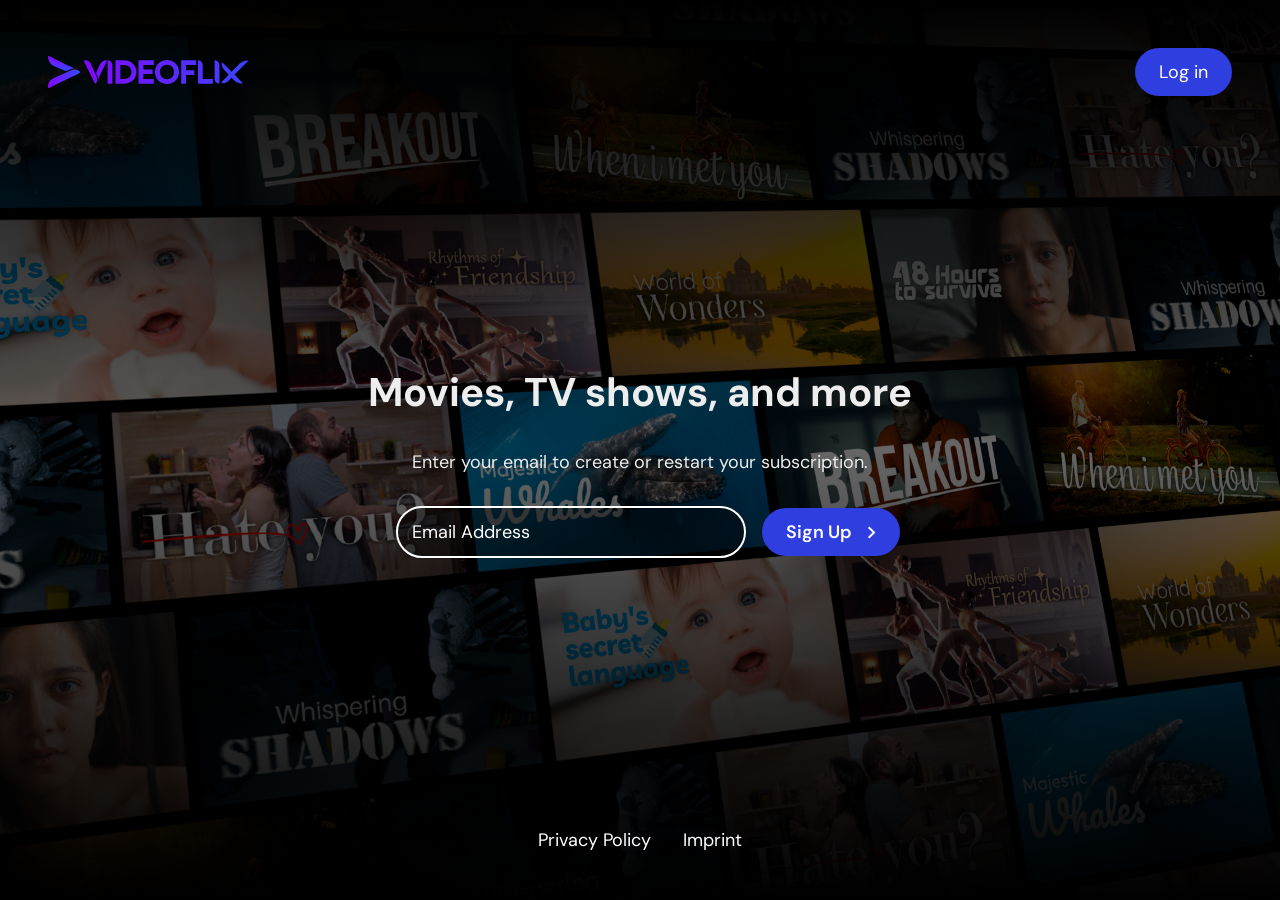
<file: index.html>
<!DOCTYPE html>
<html lang="en">
<head>
    <meta charset="UTF-8">
    <meta name="viewport" content="width=device-width, initial-scale=1.0">
    <title>Videoflix - Startseite</title>

    <link rel="icon" href="./assets/icons/logo_icon_small.svg" type="image/svg+xml">
    <link rel="stylesheet" href="/shared/css/variables.css">
    <link rel="stylesheet" href="/shared/css/standard.css">
    <link rel="stylesheet" href="/shared/css/fonts.css">
    <link rel="stylesheet" href="/shared/css/assets.css">
    <link rel="stylesheet" href="/styles.css">
    <link rel="stylesheet" href="/shared/css/header_footer.css">
    <link rel="stylesheet" href="/shared/css/toast_msg.css">

    <script src="/shared/js/variables.js" defer></script>
    <script src="/shared/js/config.js"></script>
    <script src="/shared/js/auth.js"></script>
    <script src="/shared/js/ui_helper.js"></script>
    <script src="/shared/js/api.js"></script>
    <script src="/shared/js/header.js"></script>
</head>
<body onload="" class="img_bg index_bg">
<header class="main_header w_full">
    <a aria-label="main page" href="../index.html">
        <img src="/assets/icons/logo_icon_small.svg" alt="" srcset="">
        <img src="/assets/icons/logo_icon.svg" alt="" srcset="">
    </a>
    <div id="head_content_right" class="d_flex_cc_gm head_content_right">
        <div class="d_flex_cc_gm">
            <a href="./pages/auth/login.html" class="std_btn btn_prime pad_s d_flex_cc_gs">
                Log in
            </a>
        </div>
    </div>
</header>
<main class="w_full d_flex_cc_gl">
    <section class="d_flex_cc_gl f_d_c font_white_color">
        <h1>Movies, TV shows, and more</h1>
        <p>Enter your email to create or restart your subscription.</p>
        <form onsubmit="goToRegister(event)" class="d_flex_cc_gm index_form">
            <div error="false" id="email_group" class="form_group_w_icon_wo_label w_full d_flex_cc_gm">
                <label for="email"></label>
                <input type="text" placeholder="Email Address" name="email" id="email" class="input_index" required
                       autocomplete="email">
                <div class="d_flex_cc_gm">
                    <button type="submit" class="std_btn btn_prime pad_s d_flex_cc_gm">
                        Sign Up
                        <img src="./assets/icons/chevron_right.svg" alt="" srcset="">
                    </button>
                </div>
            </div>
        </form>
    </section>
</main>
<footer class="main_footer w_full">
    <nav class="d_flex_cc_gl w_full">
        <a href="./pages/privacy/index.html" class="link">Privacy Policy</a>
        <a href="./pages/imprint/index.html" class="link">Imprint</a>
    </nav>
</footer>
</body>
</html>
</file>
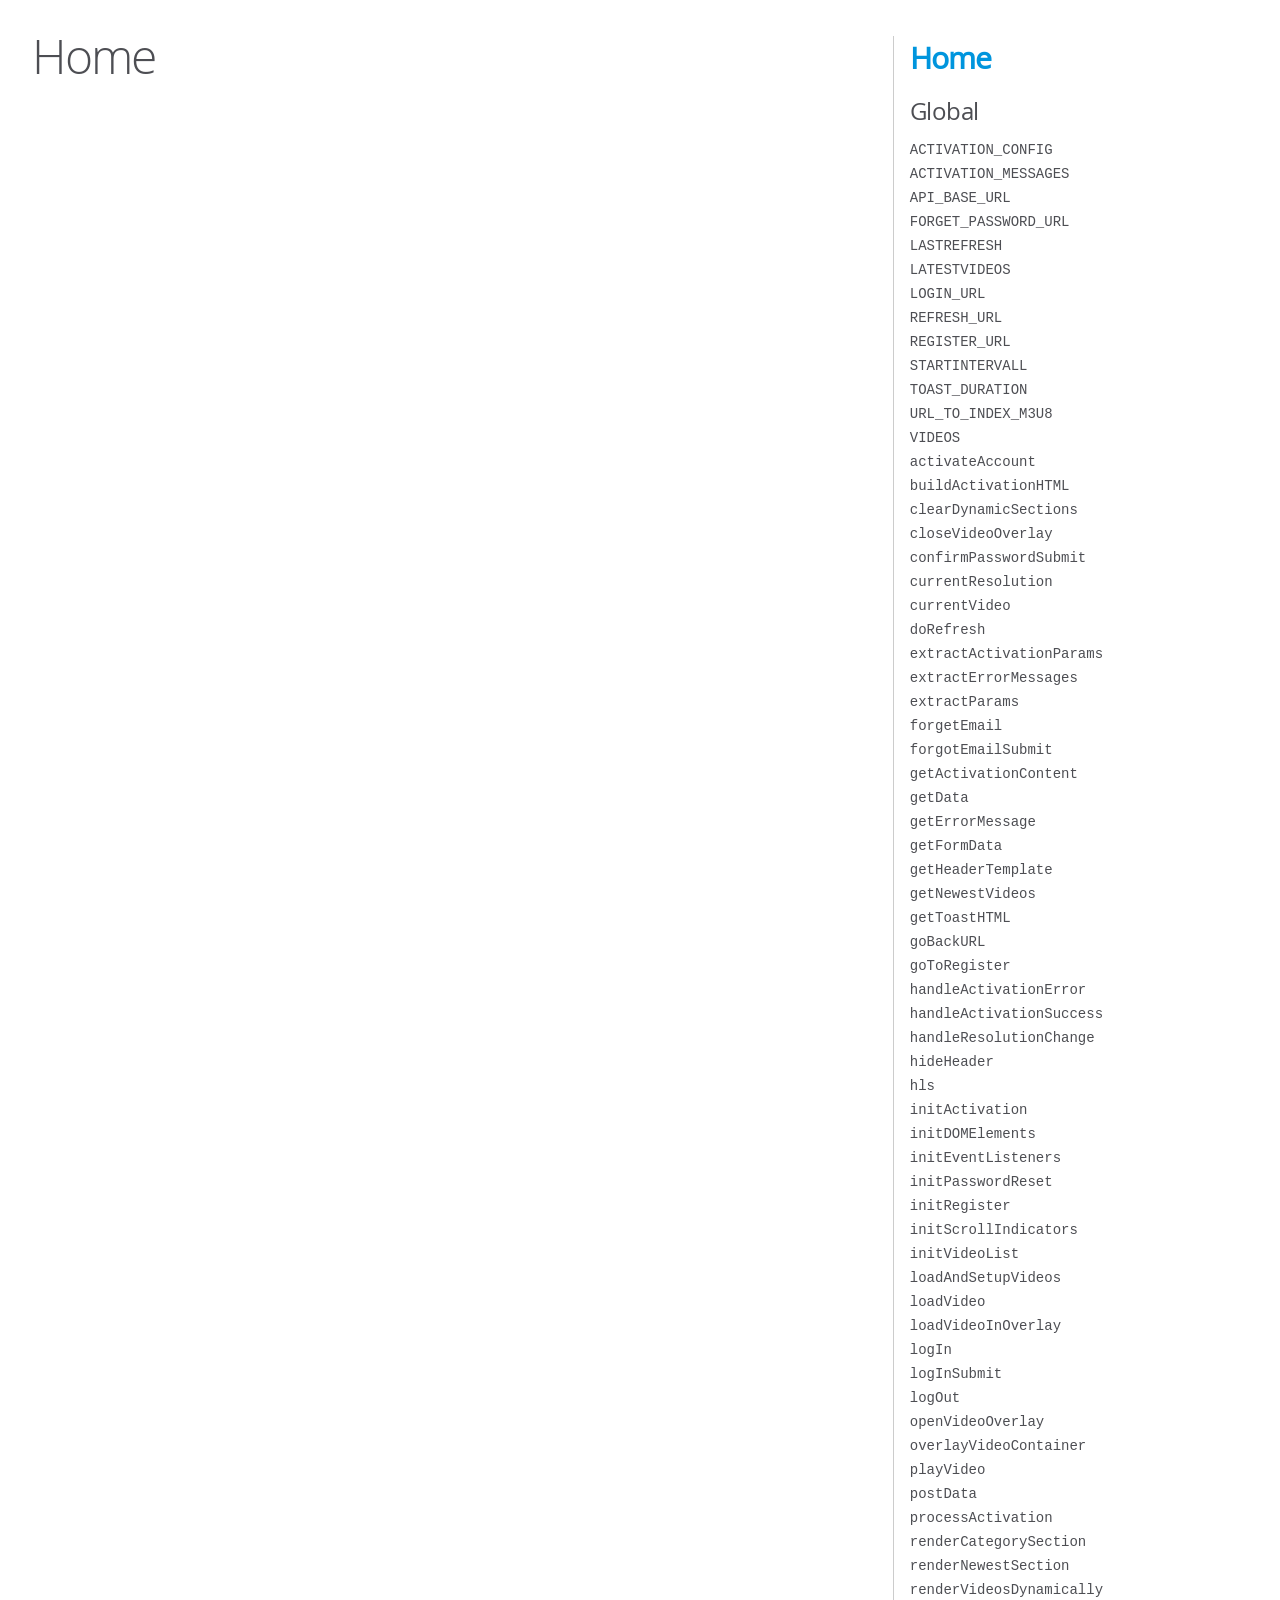
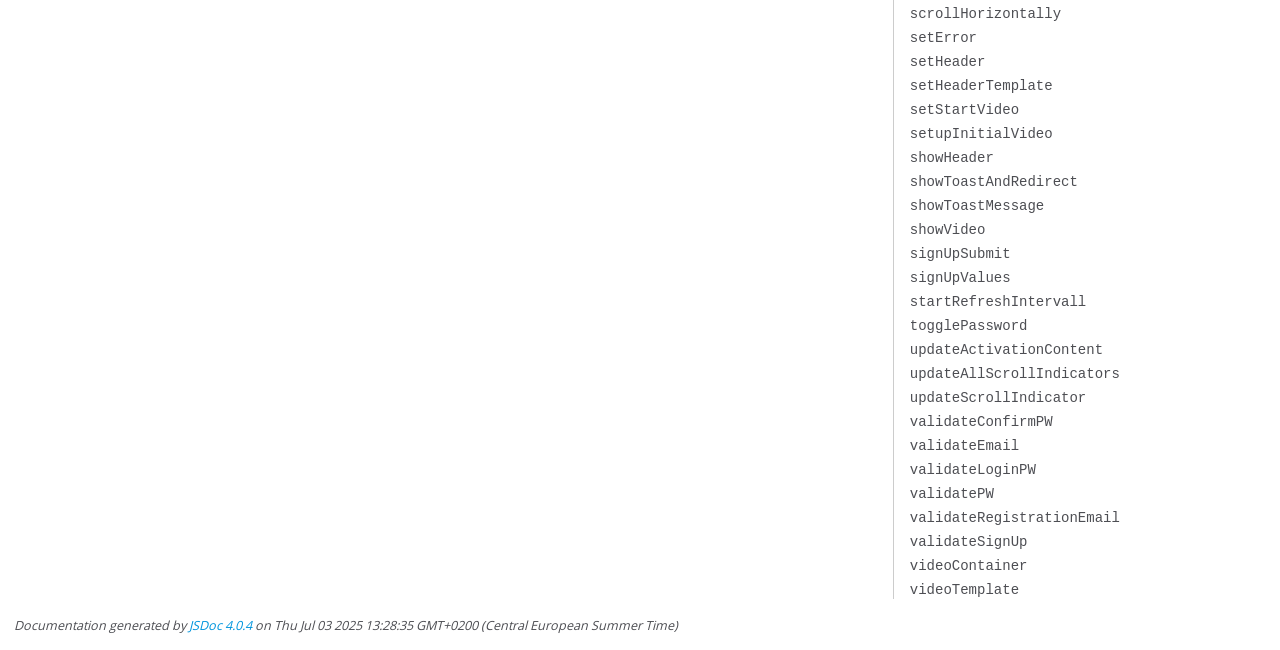
<file: docs/jsdoc/index.html>
<!DOCTYPE html>
<html lang="en">
<head>
    <meta charset="utf-8">
    <title>JSDoc: Home</title>

    <script src="scripts/prettify/prettify.js"> </script>
    <script src="scripts/prettify/lang-css.js"> </script>
    <!--[if lt IE 9]>
      <script src="//html5shiv.googlecode.com/svn/trunk/html5.js"></script>
    <![endif]-->
    <link type="text/css" rel="stylesheet" href="styles/prettify-tomorrow.css">
    <link type="text/css" rel="stylesheet" href="styles/jsdoc-default.css">
</head>

<body>

<div id="main">

    <h1 class="page-title">Home</h1>

    



    


    <h3> </h3>










    









</div>

<nav>
    <h2><a href="index.html">Home</a></h2><h3>Global</h3><ul><li><a href="global.html#ACTIVATION_CONFIG">ACTIVATION_CONFIG</a></li><li><a href="global.html#ACTIVATION_MESSAGES">ACTIVATION_MESSAGES</a></li><li><a href="global.html#API_BASE_URL">API_BASE_URL</a></li><li><a href="global.html#FORGET_PASSWORD_URL">FORGET_PASSWORD_URL</a></li><li><a href="global.html#LASTREFRESH">LASTREFRESH</a></li><li><a href="global.html#LATESTVIDEOS">LATESTVIDEOS</a></li><li><a href="global.html#LOGIN_URL">LOGIN_URL</a></li><li><a href="global.html#REFRESH_URL">REFRESH_URL</a></li><li><a href="global.html#REGISTER_URL">REGISTER_URL</a></li><li><a href="global.html#STARTINTERVALL">STARTINTERVALL</a></li><li><a href="global.html#TOAST_DURATION">TOAST_DURATION</a></li><li><a href="global.html#URL_TO_INDEX_M3U8">URL_TO_INDEX_M3U8</a></li><li><a href="global.html#VIDEOS">VIDEOS</a></li><li><a href="global.html#activateAccount">activateAccount</a></li><li><a href="global.html#buildActivationHTML">buildActivationHTML</a></li><li><a href="global.html#clearDynamicSections">clearDynamicSections</a></li><li><a href="global.html#closeVideoOverlay">closeVideoOverlay</a></li><li><a href="global.html#confirmPasswordSubmit">confirmPasswordSubmit</a></li><li><a href="global.html#currentResolution">currentResolution</a></li><li><a href="global.html#currentVideo">currentVideo</a></li><li><a href="global.html#doRefresh">doRefresh</a></li><li><a href="global.html#extractActivationParams">extractActivationParams</a></li><li><a href="global.html#extractErrorMessages">extractErrorMessages</a></li><li><a href="global.html#extractParams">extractParams</a></li><li><a href="global.html#forgetEmail">forgetEmail</a></li><li><a href="global.html#forgotEmailSubmit">forgotEmailSubmit</a></li><li><a href="global.html#getActivationContent">getActivationContent</a></li><li><a href="global.html#getData">getData</a></li><li><a href="global.html#getErrorMessage">getErrorMessage</a></li><li><a href="global.html#getFormData">getFormData</a></li><li><a href="global.html#getHeaderTemplate">getHeaderTemplate</a></li><li><a href="global.html#getNewestVideos">getNewestVideos</a></li><li><a href="global.html#getToastHTML">getToastHTML</a></li><li><a href="global.html#goBackURL">goBackURL</a></li><li><a href="global.html#goToRegister">goToRegister</a></li><li><a href="global.html#handleActivationError">handleActivationError</a></li><li><a href="global.html#handleActivationSuccess">handleActivationSuccess</a></li><li><a href="global.html#handleResolutionChange">handleResolutionChange</a></li><li><a href="global.html#hideHeader">hideHeader</a></li><li><a href="global.html#hls">hls</a></li><li><a href="global.html#initActivation">initActivation</a></li><li><a href="global.html#initDOMElements">initDOMElements</a></li><li><a href="global.html#initEventListeners">initEventListeners</a></li><li><a href="global.html#initPasswordReset">initPasswordReset</a></li><li><a href="global.html#initRegister">initRegister</a></li><li><a href="global.html#initScrollIndicators">initScrollIndicators</a></li><li><a href="global.html#initVideoList">initVideoList</a></li><li><a href="global.html#loadAndSetupVideos">loadAndSetupVideos</a></li><li><a href="global.html#loadVideo">loadVideo</a></li><li><a href="global.html#loadVideoInOverlay">loadVideoInOverlay</a></li><li><a href="global.html#logIn">logIn</a></li><li><a href="global.html#logInSubmit">logInSubmit</a></li><li><a href="global.html#logOut">logOut</a></li><li><a href="global.html#openVideoOverlay">openVideoOverlay</a></li><li><a href="global.html#overlayVideoContainer">overlayVideoContainer</a></li><li><a href="global.html#playVideo">playVideo</a></li><li><a href="global.html#postData">postData</a></li><li><a href="global.html#processActivation">processActivation</a></li><li><a href="global.html#renderCategorySection">renderCategorySection</a></li><li><a href="global.html#renderNewestSection">renderNewestSection</a></li><li><a href="global.html#renderVideosDynamically">renderVideosDynamically</a></li><li><a href="global.html#scrollHorizontally">scrollHorizontally</a></li><li><a href="global.html#setError">setError</a></li><li><a href="global.html#setHeader">setHeader</a></li><li><a href="global.html#setHeaderTemplate">setHeaderTemplate</a></li><li><a href="global.html#setStartVideo">setStartVideo</a></li><li><a href="global.html#setupInitialVideo">setupInitialVideo</a></li><li><a href="global.html#showHeader">showHeader</a></li><li><a href="global.html#showToastAndRedirect">showToastAndRedirect</a></li><li><a href="global.html#showToastMessage">showToastMessage</a></li><li><a href="global.html#showVideo">showVideo</a></li><li><a href="global.html#signUpSubmit">signUpSubmit</a></li><li><a href="global.html#signUpValues">signUpValues</a></li><li><a href="global.html#startRefreshIntervall">startRefreshIntervall</a></li><li><a href="global.html#togglePassword">togglePassword</a></li><li><a href="global.html#updateActivationContent">updateActivationContent</a></li><li><a href="global.html#updateAllScrollIndicators">updateAllScrollIndicators</a></li><li><a href="global.html#updateScrollIndicator">updateScrollIndicator</a></li><li><a href="global.html#validateConfirmPW">validateConfirmPW</a></li><li><a href="global.html#validateEmail">validateEmail</a></li><li><a href="global.html#validateLoginPW">validateLoginPW</a></li><li><a href="global.html#validatePW">validatePW</a></li><li><a href="global.html#validateRegistrationEmail">validateRegistrationEmail</a></li><li><a href="global.html#validateSignUp">validateSignUp</a></li><li><a href="global.html#videoContainer">videoContainer</a></li><li><a href="global.html#videoTemplate">videoTemplate</a></li></ul>
</nav>

<br class="clear">

<footer>
    Documentation generated by <a href="https://github.com/jsdoc/jsdoc">JSDoc 4.0.4</a> on Thu Jul 03 2025 13:28:35 GMT+0200 (Central European Summer Time)
</footer>

<script> prettyPrint(); </script>
<script src="scripts/linenumber.js"> </script>
</body>
</html>
</file>
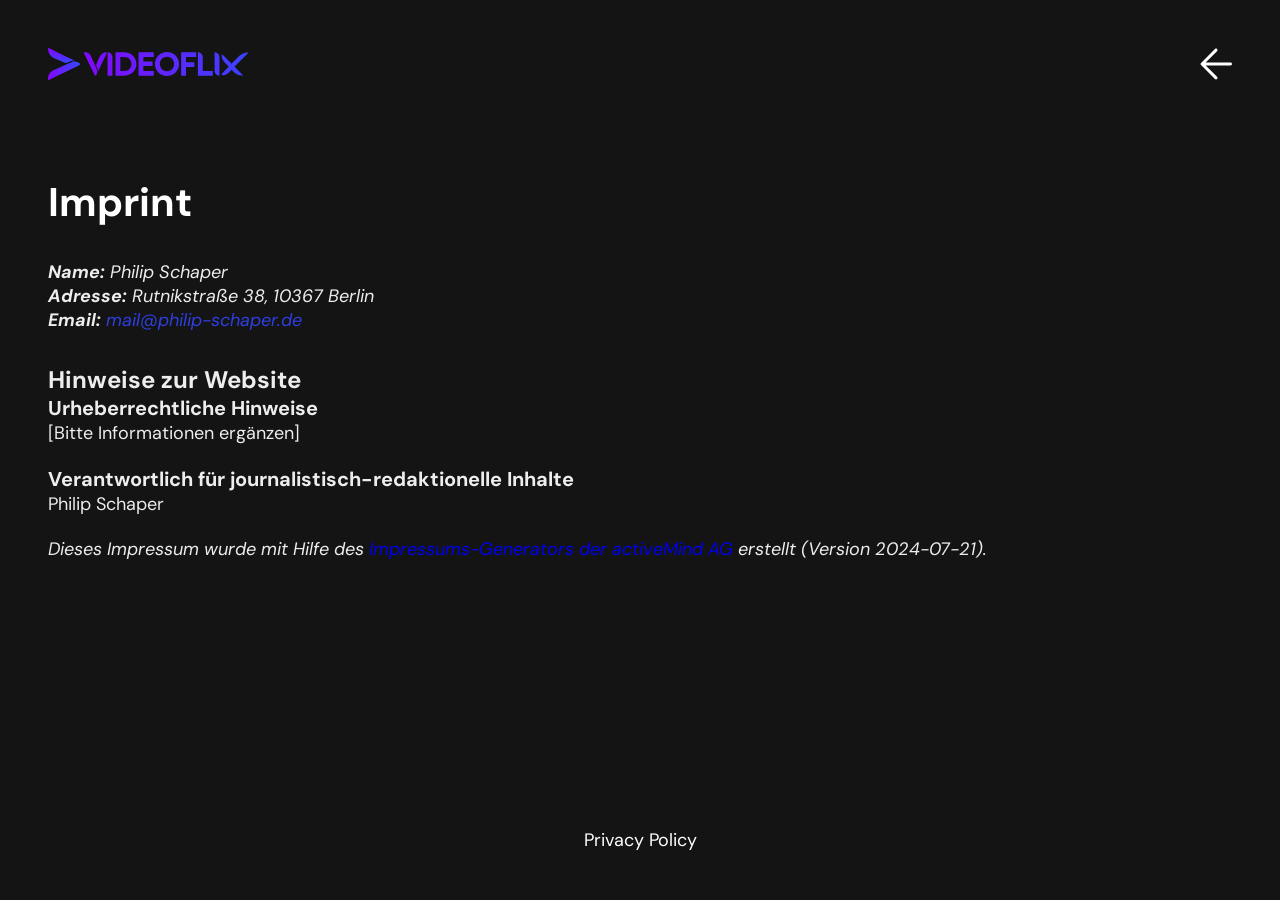
<file: pages/imprint/index.html>
<!DOCTYPE html>
<html lang="en">

<head>
    <meta charset="UTF-8">
    <meta name="viewport" content="width=device-width, initial-scale=1.0">
    <title>Videoflix - Imprint</title>

    <link rel="stylesheet" href="/shared/css/variables.css">
    <link rel="stylesheet" href="/shared/css/standard.css">
    <link rel="stylesheet" href="/shared/css/fonts.css">
    <link rel="stylesheet" href="/shared/css/assets.css">
    <link rel="stylesheet" href="/shared/css/header_footer.css">
    <link rel="stylesheet" href="/styles.css">
    <link rel="icon" href="/assets/icons/logo_icon_small.svg" type="image/svg+xml">

    <script src="/shared/js/variables.js"></script>
    <script src="/shared/js/ui_helper.js"></script>
    <script src="/shared/js/api.js"></script>
    <script src="/shared/js/header.js"></script>
</head>

<body onload="setHeader()" class="dark_bg">
    <header class="main_header w_full">
        <a aria-label="login page" href="/pages/auth/login.html">
            <img src="/assets/icons/logo_icon_small.svg" alt="" srcset="">
            <img src="/assets/icons/logo_icon.svg" alt="" srcset="">
        </a>
        <a aria-label="go back" onclick="goBackURL()">
            <img src="../../assets/icons/arrow_back.svg" alt="arrow for going back">
            <img src="../../assets/icons/arrow_back.svg" alt="arrow for going back">
        </a>
    </header>
    <main class="w_full d_flex_ss_gl font_white_color">
        <h1 class="font_prime_color">Imprint</h1>

        <section class="d_flex_ss_gm f_d_c">
            <address>
                <p><strong>Name:</strong> Philip Schaper</p>
                <p><strong>Adresse:</strong> Rutnikstraße 38, 10367 Berlin</p>
                <p><strong>Email:</strong> <a class="link_secondary" href="mailto:mail@philip-schaper.de">mail@philip-schaper.de</a>
                </p>
            </address>
        </section>
        <section class="d_flex_ss_gm f_d_c">
            <div id='generator_results'>
                <div id='generator_results_content'>
                    <h2>Hinweise zur Website</h2>
                    <h3>Urheberrechtliche Hinweise</h3>
                    <p class='generator_user_input'>[Bitte Informationen ergänzen]</p><br>
                    <h3>Verantwortlich für journalistisch-redaktionelle Inhalte</h3>
                    <p class='generator_user_input'>Philip Schaper</p><br>
                    <p><em>Dieses Impressum wurde mit Hilfe des <a
                                href="https://www.activemind.de/generatoren/impressum/" target="_blank"
                                rel="noopener">Impressums-Generators der activeMind AG</a> erstellt (Version
                            2024-07-21).</em></p>
                </div>
            </div>
        </section>
    </main>
    <footer class="main_footer  w_full">
        <nav class="d_flex_cs_gl w_full">
            <a aria-label="privacy policy page" href="../privacy/index.html" class="link">Privacy Policy</a>
        </nav>
    </footer>
</body>

</html>
</file>
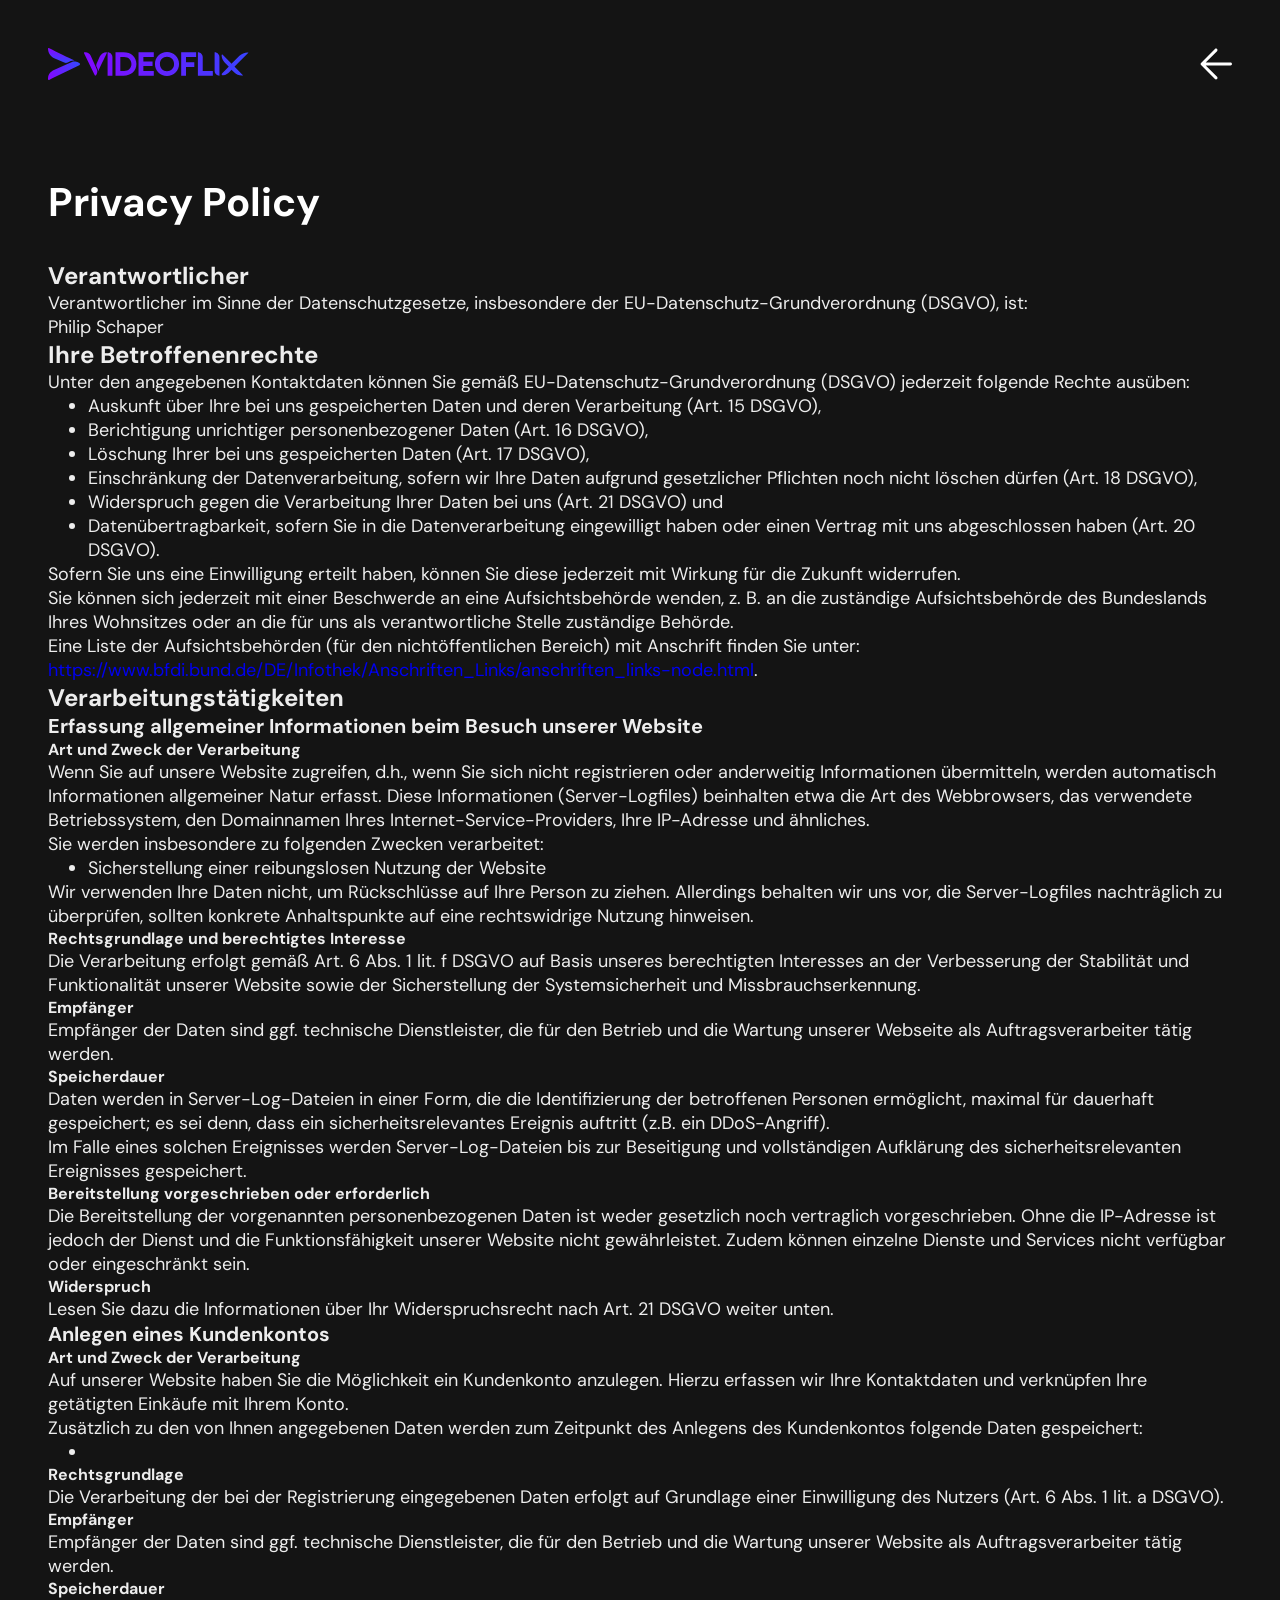
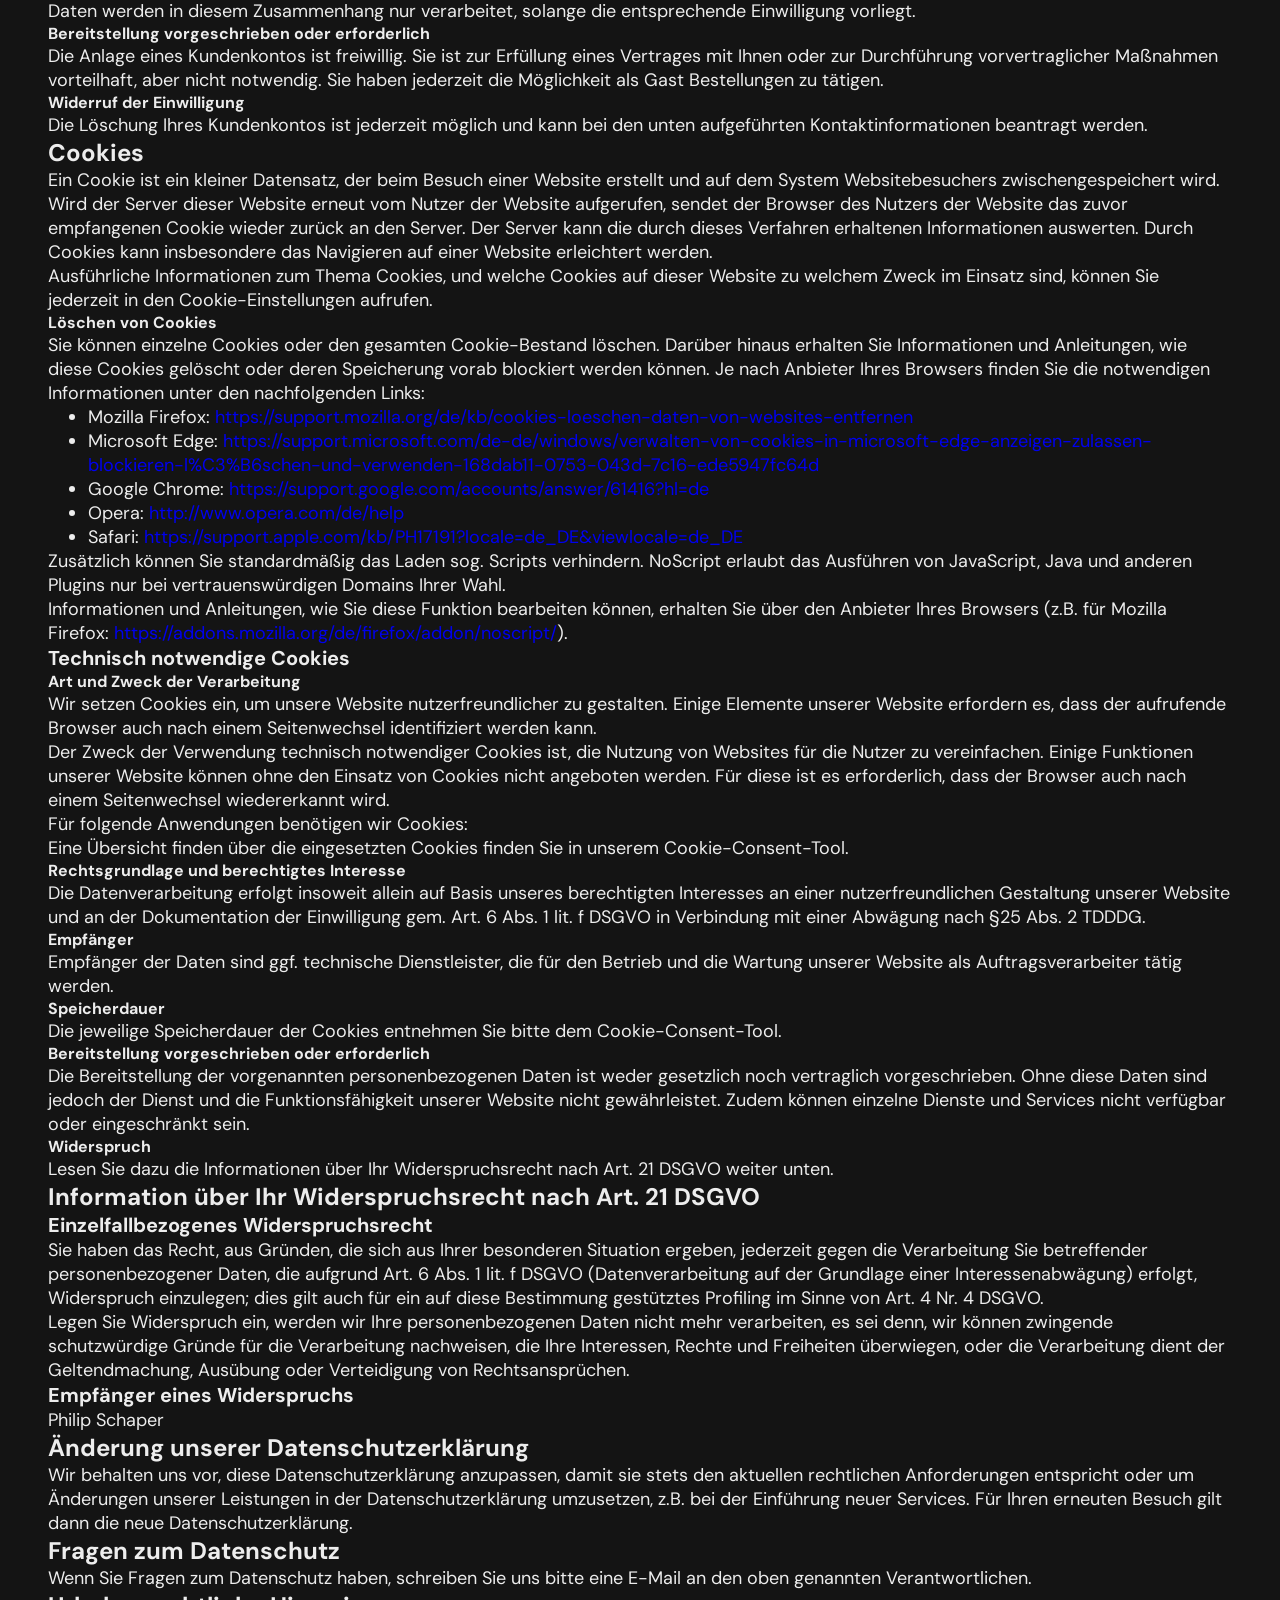
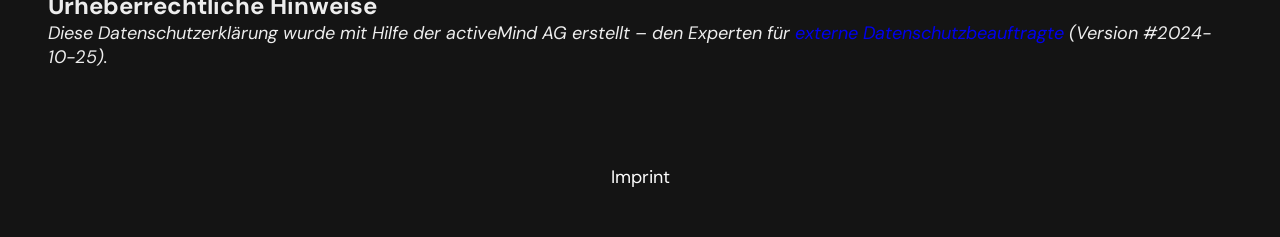
<file: pages/privacy/index.html>
<!DOCTYPE html>
<html lang="en">

<head>
    <meta charset="UTF-8">
    <meta name="viewport" content="width=device-width, initial-scale=1.0">
    <title>Videoflix - Privacy Policy</title>

    <link rel="stylesheet" href="/shared/css/variables.css">
    <link rel="stylesheet" href="/shared/css/standard.css">
    <link rel="stylesheet" href="/shared/css/fonts.css">
    <link rel="stylesheet" href="/shared/css/assets.css">
    <link rel="stylesheet" href="/shared/css/header_footer.css">
    <link rel="stylesheet" href="/styles.css">
    <link rel="icon" href="/assets/icons/logo_icon_small.svg" type="image/svg+xml">

    <script src="/shared/js/variables.js"></script>
    <script src="/shared/js/ui_helper.js"></script>
    <script src="/shared/js/api.js"></script>
    <script src="/shared/js/header.js"></script>
</head>

<body onload="setHeader()" class="dark_bg">
    <header class="main_header w_full">
        <a aria-label="login page" href="/pages/auth/login.html">
            <img src="/assets/icons/logo_icon_small.svg" alt="" srcset="">
            <img src="/assets/icons/logo_icon.svg" alt="" srcset="">
        </a>
        <a onclick="goBackURL()">
            <img src="../../assets/icons/arrow_back.svg" alt="arrow for going back">
            <img src="../../assets/icons/arrow_back.svg" alt="arrow for going back">
        </a>
    </header>
    <main class="w_full d_flex_ss_gl font_white_color">
        <h1 class="font_prime_color">Privacy Policy</h1>
        <section class="d_flex_ss_gm f_d_c">
            <div id='generator_results'>
                <div id='generator_results_content'>
                    <h2>Verantwortlicher</h2>
                    <p>Verantwortlicher im Sinne der Datenschutzgesetze, insbesondere der EU-Datenschutz-Grundverordnung
                        (DSGVO), ist:</p>
                    <p class='generator_user_input'>Philip Schaper</p>
                    <h2>Ihre Betroffenenrechte</h2>
                    <p>Unter den angegebenen Kontaktdaten können Sie gemäß EU-Datenschutz-Grundverordnung (DSGVO)
                        jederzeit folgende Rechte ausüben:</p>
                    <ul>
                        <li>Auskunft über Ihre bei uns gespeicherten Daten und deren Verarbeitung (Art. 15 DSGVO),</li>
                        <li>Berichtigung unrichtiger personenbezogener Daten (Art. 16 DSGVO),</li>
                        <li>Löschung Ihrer bei uns gespeicherten Daten (Art. 17 DSGVO),</li>
                        <li>Einschränkung der Datenverarbeitung, sofern wir Ihre Daten aufgrund gesetzlicher Pflichten
                            noch nicht löschen dürfen (Art. 18 DSGVO),</li>
                        <li>Widerspruch gegen die Verarbeitung Ihrer Daten bei uns (Art. 21 DSGVO) und</li>
                        <li>Datenübertragbarkeit, sofern Sie in die Datenverarbeitung eingewilligt haben oder einen
                            Vertrag mit uns abgeschlossen haben (Art. 20 DSGVO).</li>
                    </ul>
                    <p>Sofern Sie uns eine Einwilligung erteilt haben, können Sie diese jederzeit mit Wirkung für die
                        Zukunft widerrufen.</p>
                    <p>Sie können sich jederzeit mit einer Beschwerde an eine Aufsichtsbehörde wenden, z. B. an die
                        zuständige Aufsichtsbehörde des Bundeslands Ihres Wohnsitzes oder an die für uns als
                        verantwortliche Stelle zuständige Behörde.</p>
                    <p>Eine Liste der Aufsichtsbehörden (für den nichtöffentlichen Bereich) mit Anschrift finden Sie
                        unter: <a
                            href="https://www.bfdi.bund.de/DE/Infothek/Anschriften_Links/anschriften_links-node.html">https://www.bfdi.bund.de/DE/Infothek/Anschriften_Links/anschriften_links-node.html</a>.
                    </p>
                    <h2>Verarbeitungstätigkeiten</h2>
                    <h3>Erfassung allgemeiner Informationen beim Besuch unserer Website</h3>
                    <h4>Art und Zweck der Verarbeitung</h4>
                    <p>Wenn Sie auf unsere Website zugreifen, d.h., wenn Sie sich nicht registrieren oder anderweitig
                        Informationen übermitteln, werden automatisch Informationen allgemeiner Natur erfasst. Diese
                        Informationen (Server-Logfiles) beinhalten etwa die Art des Webbrowsers, das verwendete
                        Betriebssystem, den Domainnamen Ihres Internet-Service-Providers, Ihre IP-Adresse und ähnliches.
                    </p>
                    <p>Sie werden insbesondere zu folgenden Zwecken verarbeitet:</p>
                    <ul>
                        <li>Sicherstellung einer reibungslosen Nutzung der Website</li>
                    </ul>
                    <p>Wir verwenden Ihre Daten nicht, um Rückschlüsse auf Ihre Person zu ziehen. Allerdings behalten
                        wir uns vor, die Server-Logfiles nachträglich zu überprüfen, sollten konkrete Anhaltspunkte auf
                        eine rechtswidrige Nutzung hinweisen.</p>
                    <h4>Rechtsgrundlage und berechtigtes Interesse</h4>
                    <p>Die Verarbeitung erfolgt gemäß Art. 6 Abs. 1 lit. f DSGVO auf Basis unseres berechtigten
                        Interesses an der Verbesserung der Stabilität und Funktionalität unserer Website sowie der
                        Sicherstellung der Systemsicherheit und Missbrauchserkennung.</p>
                    <h4>Empfänger</h4>
                    <p>Empfänger der Daten sind ggf. technische Dienstleister, die für den Betrieb und die Wartung
                        unserer Webseite als Auftragsverarbeiter tätig werden.</p>
                    <h4>Speicherdauer</h4>
                    <p>Daten werden in Server-Log-Dateien in einer Form, die die Identifizierung der betroffenen
                        Personen ermöglicht, maximal für dauerhaft gespeichert; es sei denn, dass ein
                        sicherheitsrelevantes Ereignis auftritt (z.B. ein DDoS-Angriff).</p>
                    <p>Im Falle eines solchen Ereignisses werden Server-Log-Dateien bis zur Beseitigung und
                        vollständigen Aufklärung des sicherheitsrelevanten Ereignisses gespeichert.</p>
                    <h4>Bereitstellung vorgeschrieben oder erforderlich</h4>
                    <p>Die Bereitstellung der vorgenannten personenbezogenen Daten ist weder gesetzlich noch vertraglich
                        vorgeschrieben. Ohne die IP-Adresse ist jedoch der Dienst und die Funktionsfähigkeit unserer
                        Website nicht gewährleistet. Zudem können einzelne Dienste und Services nicht verfügbar oder
                        eingeschränkt sein.</p>
                    <h4>Widerspruch</h4>
                    <p>Lesen Sie dazu die Informationen über Ihr Widerspruchsrecht nach Art. 21 DSGVO weiter unten.</p>
                    <h3>Anlegen eines Kundenkontos</h3>
                    <h4>Art und Zweck der Verarbeitung</h4>
                    <p>Auf unserer Website haben Sie die Möglichkeit ein Kundenkonto anzulegen. Hierzu erfassen wir Ihre
                        Kontaktdaten und verknüpfen Ihre getätigten Einkäufe mit Ihrem Konto.</p>
                    <p>Zusätzlich zu den von Ihnen angegebenen Daten werden zum Zeitpunkt des Anlegens des Kundenkontos
                        folgende Daten gespeichert:</p>
                    <ul>
                        <li></li>
                    </ul>
                    <h4>Rechtsgrundlage</h4>
                    <p>Die Verarbeitung der bei der Registrierung eingegebenen Daten erfolgt auf Grundlage einer
                        Einwilligung des Nutzers (Art. 6 Abs. 1 lit. a DSGVO).</p>
                    <h4>Empfänger</h4>
                    <p>Empfänger der Daten sind ggf. technische Dienstleister, die für den Betrieb und die Wartung
                        unserer Website als Auftragsverarbeiter tätig werden.</p>
                    <h4>Speicherdauer</h4>
                    <p>Daten werden in diesem Zusammenhang nur verarbeitet, solange die entsprechende Einwilligung
                        vorliegt.</p>
                    <h4>Bereitstellung vorgeschrieben oder erforderlich</h4>
                    <p>Die Anlage eines Kundenkontos ist freiwillig. Sie ist zur Erfüllung eines Vertrages mit Ihnen
                        oder zur Durchführung vorvertraglicher Maßnahmen vorteilhaft, aber nicht notwendig. Sie haben
                        jederzeit die Möglichkeit als Gast Bestellungen zu tätigen.</p>
                    <h4>Widerruf der Einwilligung</h4>
                    <p>Die Löschung Ihres Kundenkontos ist jederzeit möglich und kann bei den unten aufgeführten
                        Kontaktinformationen beantragt werden.</p>
                    <h2>Cookies</h2>
                    <p>Ein Cookie ist ein kleiner Datensatz, der beim Besuch einer Website erstellt und auf dem System
                        Websitebesuchers zwischengespeichert wird. Wird der Server dieser Website erneut vom Nutzer der
                        Website aufgerufen, sendet der Browser des Nutzers der Website das zuvor empfangenen Cookie
                        wieder zurück an den Server. Der Server kann die durch dieses Verfahren erhaltenen Informationen
                        auswerten. Durch Cookies kann insbesondere das Navigieren auf einer Website erleichtert werden.
                    </p>
                    <p>Ausführliche Informationen zum Thema Cookies, und welche Cookies auf dieser Website zu welchem
                        Zweck im Einsatz sind, können Sie jederzeit in den Cookie-Einstellungen aufrufen.</p>
                    <h4>Löschen von Cookies</h4>
                    <p>Sie können einzelne Cookies oder den gesamten Cookie-Bestand löschen. Darüber hinaus erhalten Sie
                        Informationen und Anleitungen, wie diese Cookies gelöscht oder deren Speicherung vorab blockiert
                        werden können. Je nach Anbieter Ihres Browsers finden Sie die notwendigen Informationen unter
                        den nachfolgenden Links:</p>
                    <ul>
                        <li>Mozilla Firefox: <a
                                href="https://support.mozilla.org/de/kb/cookies-loeschen-daten-von-websites-entfernen">https://support.mozilla.org/de/kb/cookies-loeschen-daten-von-websites-entfernen</a>
                        </li>
                        <li>Microsoft Edge: <a
                                href="https://support.microsoft.com/de-de/windows/verwalten-von-cookies-in-microsoft-edge-anzeigen-zulassen-blockieren-l%C3%B6schen-und-verwenden-168dab11-0753-043d-7c16-ede5947fc64d">https://support.microsoft.com/de-de/windows/verwalten-von-cookies-in-microsoft-edge-anzeigen-zulassen-blockieren-l%C3%B6schen-und-verwenden-168dab11-0753-043d-7c16-ede5947fc64d</a>
                        </li>
                        <li>Google Chrome: <a
                                href="https://support.google.com/accounts/answer/61416?hl=de">https://support.google.com/accounts/answer/61416?hl=de</a>
                        </li>
                        <li>Opera: <a href="http://www.opera.com/de/help">http://www.opera.com/de/help</a></li>
                        <li>Safari: <a
                                href="https://support.apple.com/kb/PH17191?locale=de_DE&amp;viewlocale=de_DE">https://support.apple.com/kb/PH17191?locale=de_DE&amp;viewlocale=de_DE</a>
                        </li>
                    </ul>
                    <p>Zusätzlich können Sie standardmäßig das Laden sog. Scripts verhindern. NoScript erlaubt das
                        Ausführen von JavaScript, Java und anderen Plugins nur bei vertrauenswürdigen Domains Ihrer
                        Wahl.</p>
                    <p>Informationen und Anleitungen, wie Sie diese Funktion bearbeiten können, erhalten Sie über den
                        Anbieter Ihres Browsers (z.B. für Mozilla Firefox: <a
                            href="https://addons.mozilla.org/de/firefox/addon/noscript/">https://addons.mozilla.org/de/firefox/addon/noscript/</a>).
                    </p>
                    <h3>Technisch notwendige Cookies</h3>
                    <h4>Art und Zweck der Verarbeitung</h4>
                    <p>Wir setzen Cookies ein, um unsere Website nutzerfreundlicher zu gestalten. Einige Elemente
                        unserer Website erfordern es, dass der aufrufende Browser auch nach einem Seitenwechsel
                        identifiziert werden kann.</p>
                    <p>Der Zweck der Verwendung technisch notwendiger Cookies ist, die Nutzung von Websites für die
                        Nutzer zu vereinfachen. Einige Funktionen unserer Website können ohne den Einsatz von Cookies
                        nicht angeboten werden. Für diese ist es erforderlich, dass der Browser auch nach einem
                        Seitenwechsel wiedererkannt wird.</p>
                    <p>Für folgende Anwendungen benötigen wir Cookies:</p>
                    <p>Eine Übersicht finden über die eingesetzten Cookies finden Sie in unserem Cookie-Consent-Tool.
                    </p>
                    <h4>Rechtsgrundlage und berechtigtes Interesse</h4>
                    <p>Die Datenverarbeitung erfolgt insoweit allein auf Basis unseres berechtigten Interesses an einer
                        nutzerfreundlichen Gestaltung unserer Website und an der Dokumentation der Einwilligung gem.
                        Art. 6 Abs. 1 lit. f DSGVO in Verbindung mit einer Abwägung nach §25 Abs. 2 TDDDG.</p>
                    <h4>Empfänger</h4>
                    <p>Empfänger der Daten sind ggf. technische Dienstleister, die für den Betrieb und die Wartung
                        unserer Website als Auftragsverarbeiter tätig werden.</p>
                    <h4>Speicherdauer</h4>
                    <p>Die jeweilige Speicherdauer der Cookies entnehmen Sie bitte dem Cookie-Consent-Tool.</p>
                    <h4>Bereitstellung vorgeschrieben oder erforderlich</h4>
                    <p>Die Bereitstellung der vorgenannten personenbezogenen Daten ist weder gesetzlich noch vertraglich
                        vorgeschrieben. Ohne diese Daten sind jedoch der Dienst und die Funktionsfähigkeit unserer
                        Website nicht gewährleistet. Zudem können einzelne Dienste und Services nicht verfügbar oder
                        eingeschränkt sein.</p>
                    <h4>Widerspruch</h4>
                    <p>Lesen Sie dazu die Informationen über Ihr Widerspruchsrecht nach Art. 21 DSGVO weiter unten.</p>
                    <h2>Information über Ihr Widerspruchsrecht nach Art. 21 DSGVO</h2>
                    <h3>Einzelfallbezogenes Widerspruchsrecht</h3>
                    <p>Sie haben das Recht, aus Gründen, die sich aus Ihrer besonderen Situation ergeben, jederzeit
                        gegen die Verarbeitung Sie betreffender personenbezogener Daten, die aufgrund Art. 6 Abs. 1 lit.
                        f DSGVO (Datenverarbeitung auf der Grundlage einer Interessenabwägung) erfolgt, Widerspruch
                        einzulegen; dies gilt auch für ein auf diese Bestimmung gestütztes Profiling im Sinne von Art. 4
                        Nr. 4 DSGVO.</p>
                    <p>Legen Sie Widerspruch ein, werden wir Ihre personenbezogenen Daten nicht mehr verarbeiten, es sei
                        denn, wir können zwingende schutzwürdige Gründe für die Verarbeitung nachweisen, die Ihre
                        Interessen, Rechte und Freiheiten überwiegen, oder die Verarbeitung dient der Geltendmachung,
                        Ausübung oder Verteidigung von Rechtsansprüchen.</p>
                    <h3>Empfänger eines Widerspruchs</h3>
                    <p class='generator_user_input'>Philip Schaper</p>
                    <h2>Änderung unserer Datenschutzerklärung</h2>
                    <p>Wir behalten uns vor, diese Datenschutzerklärung anzupassen, damit sie stets den aktuellen
                        rechtlichen Anforderungen entspricht oder um Änderungen unserer Leistungen in der
                        Datenschutzerklärung umzusetzen, z.B. bei der Einführung neuer Services. Für Ihren erneuten
                        Besuch gilt dann die neue Datenschutzerklärung.</p>
                    <h2>Fragen zum Datenschutz</h2>
                    <p>Wenn Sie Fragen zum Datenschutz haben, schreiben Sie uns bitte eine E-Mail an den oben genannten
                        Verantwortlichen.</p>
                    <h2>Urheberrechtliche Hinweise</h2>
                    <p><em>Diese Datenschutzerklärung wurde mit Hilfe der activeMind AG erstellt – den Experten für <a
                                href="https://www.activemind.de/datenschutz/datenschutzbeauftragter/" target="_blank"
                                rel="noopener dofollow">externe Datenschutzbeauftragte</a> (Version #2024-10-25).</em>
                    </p>
                </div>
            </div>
        </section>
    </main>
    <footer class="main_footer  w_full">
        <nav class="d_flex_cs_gl w_full">
            <a aria-label="imprint page" href="../imprint/index.html" class="link">Imprint</a>
        </nav>
    </footer>
</body>

</html>
</file>
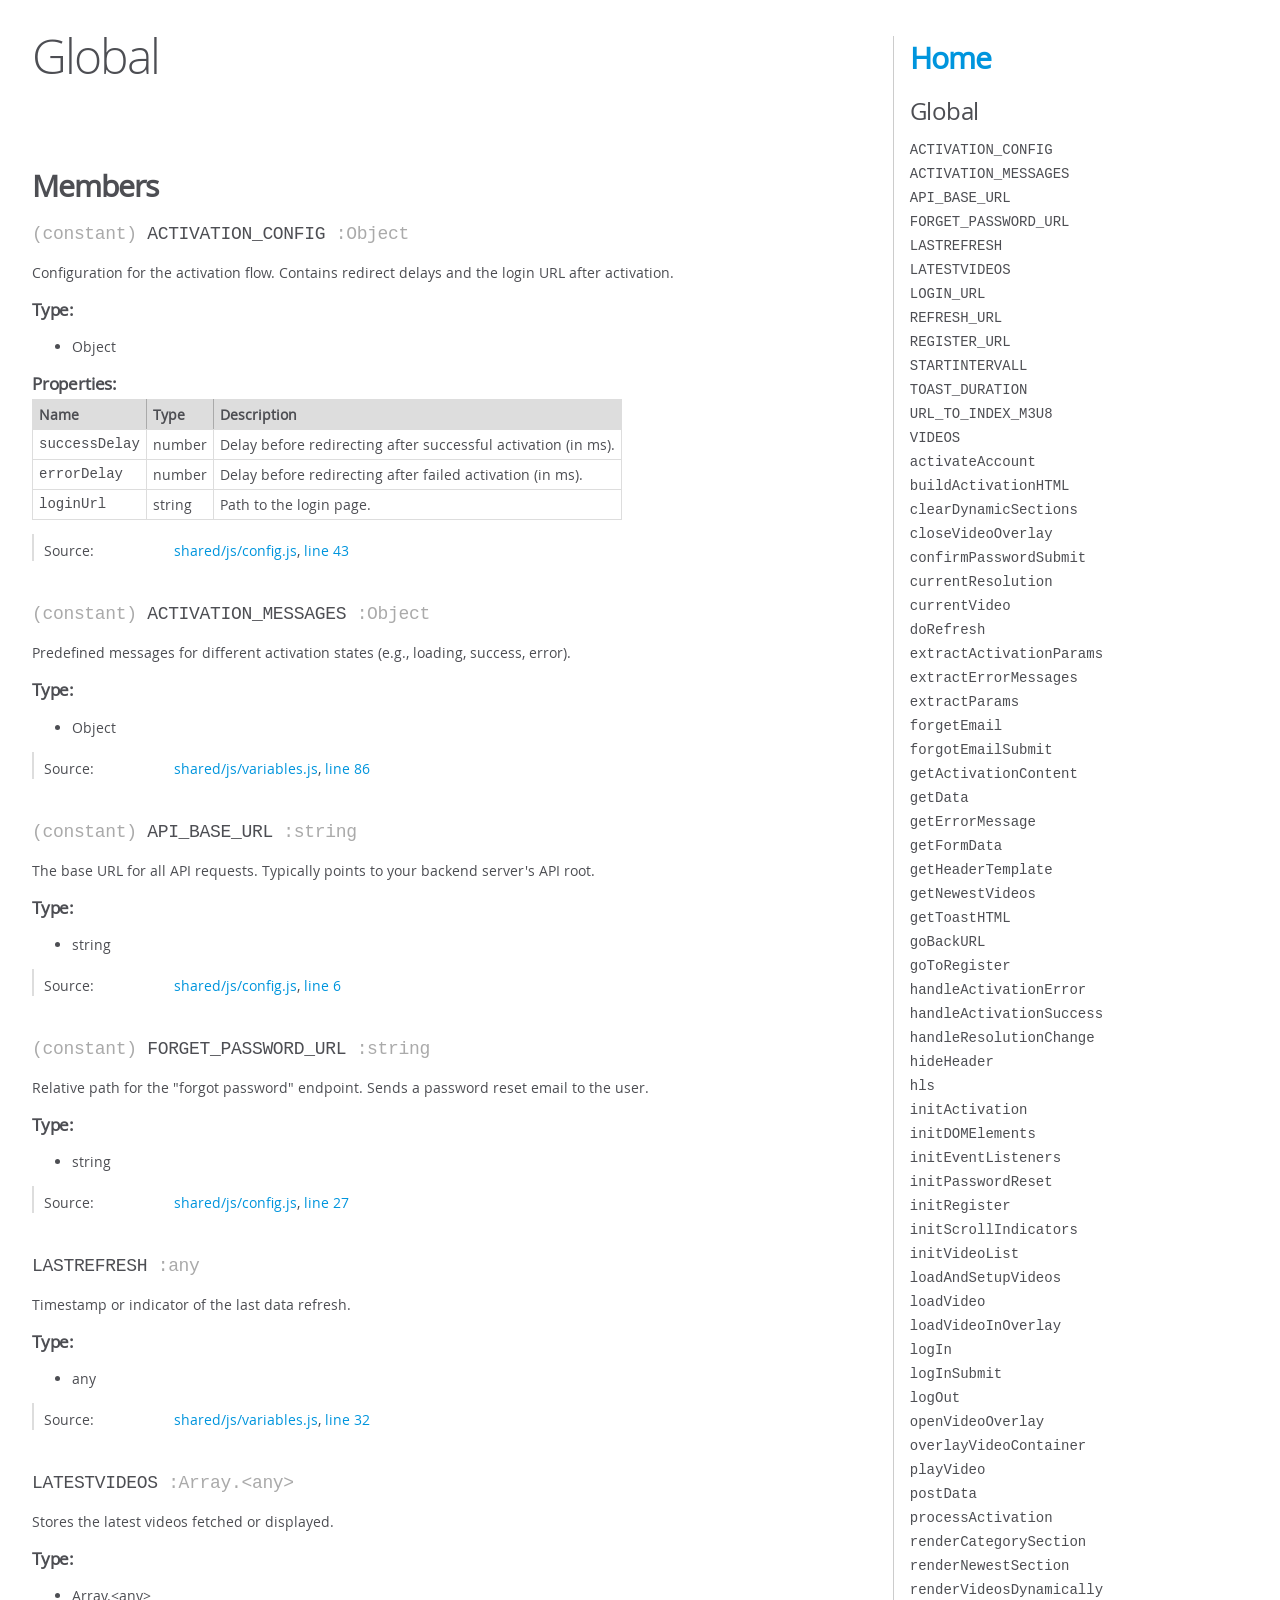
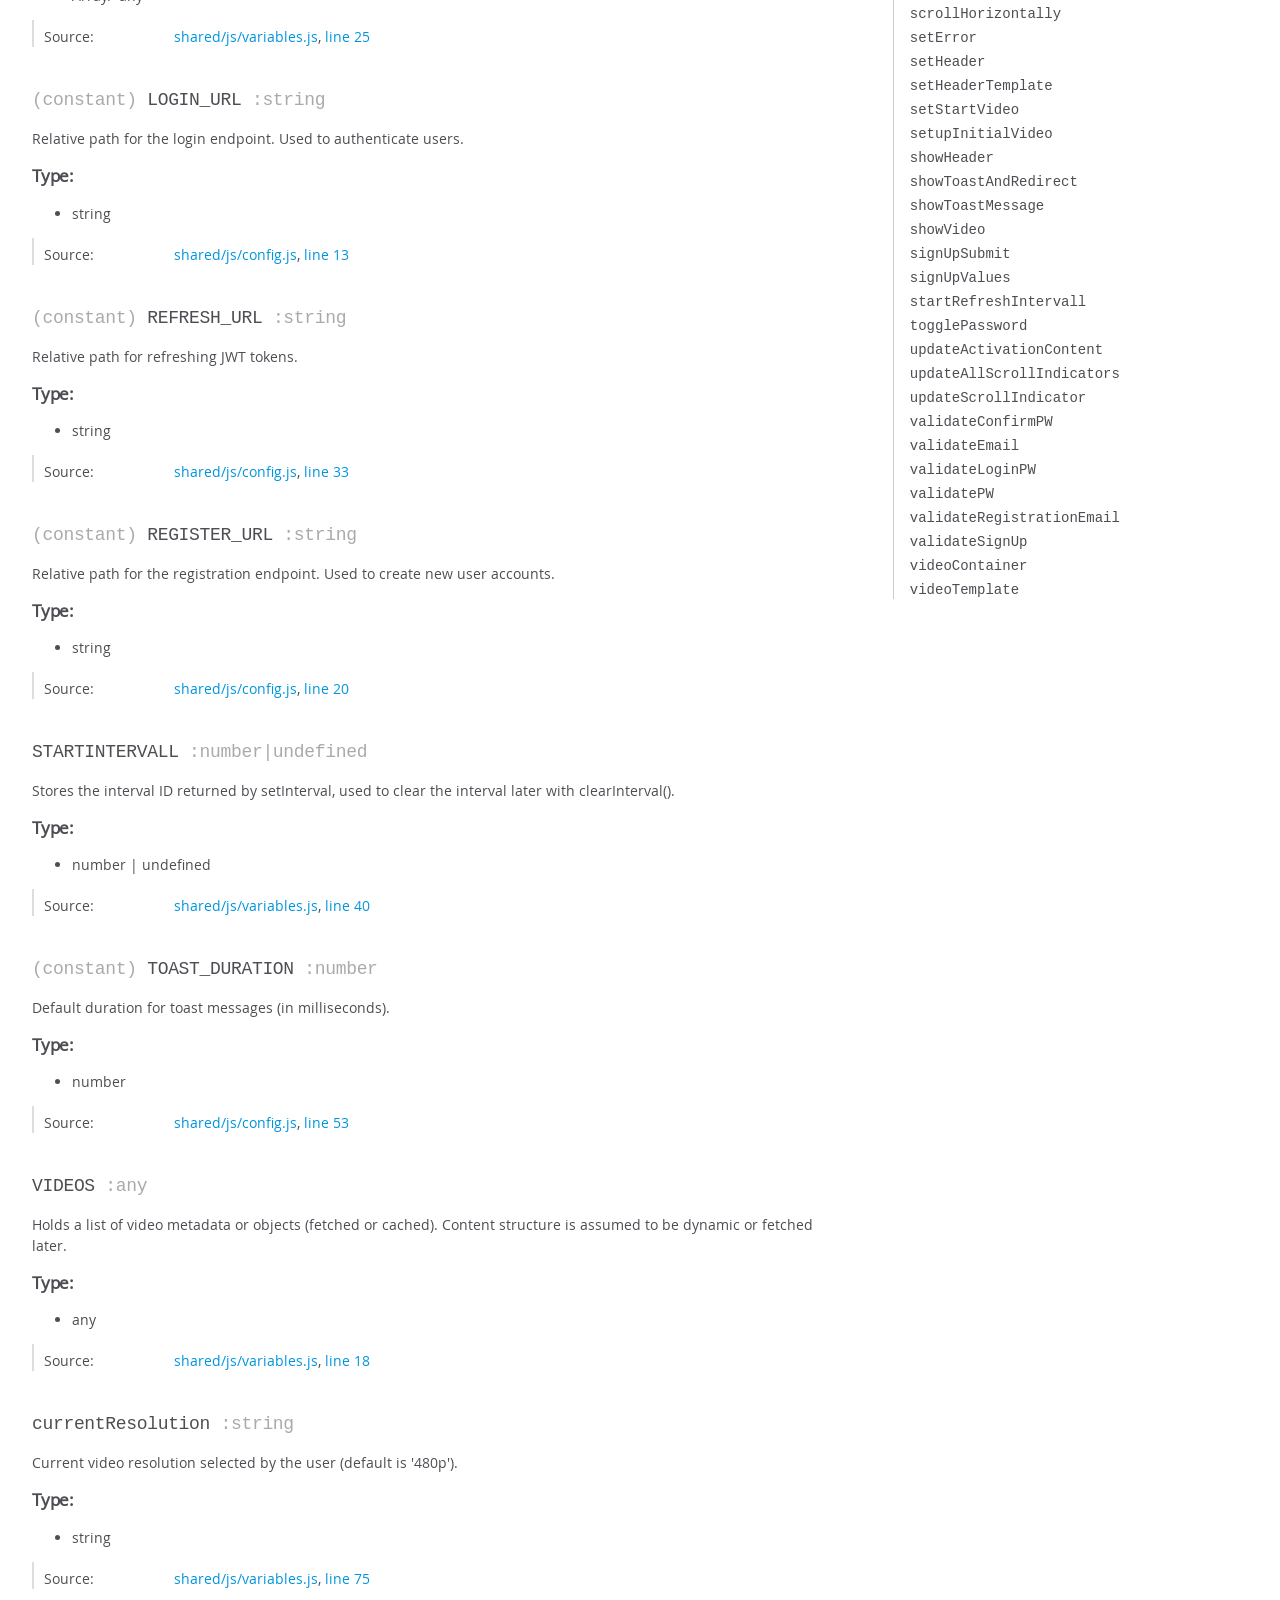
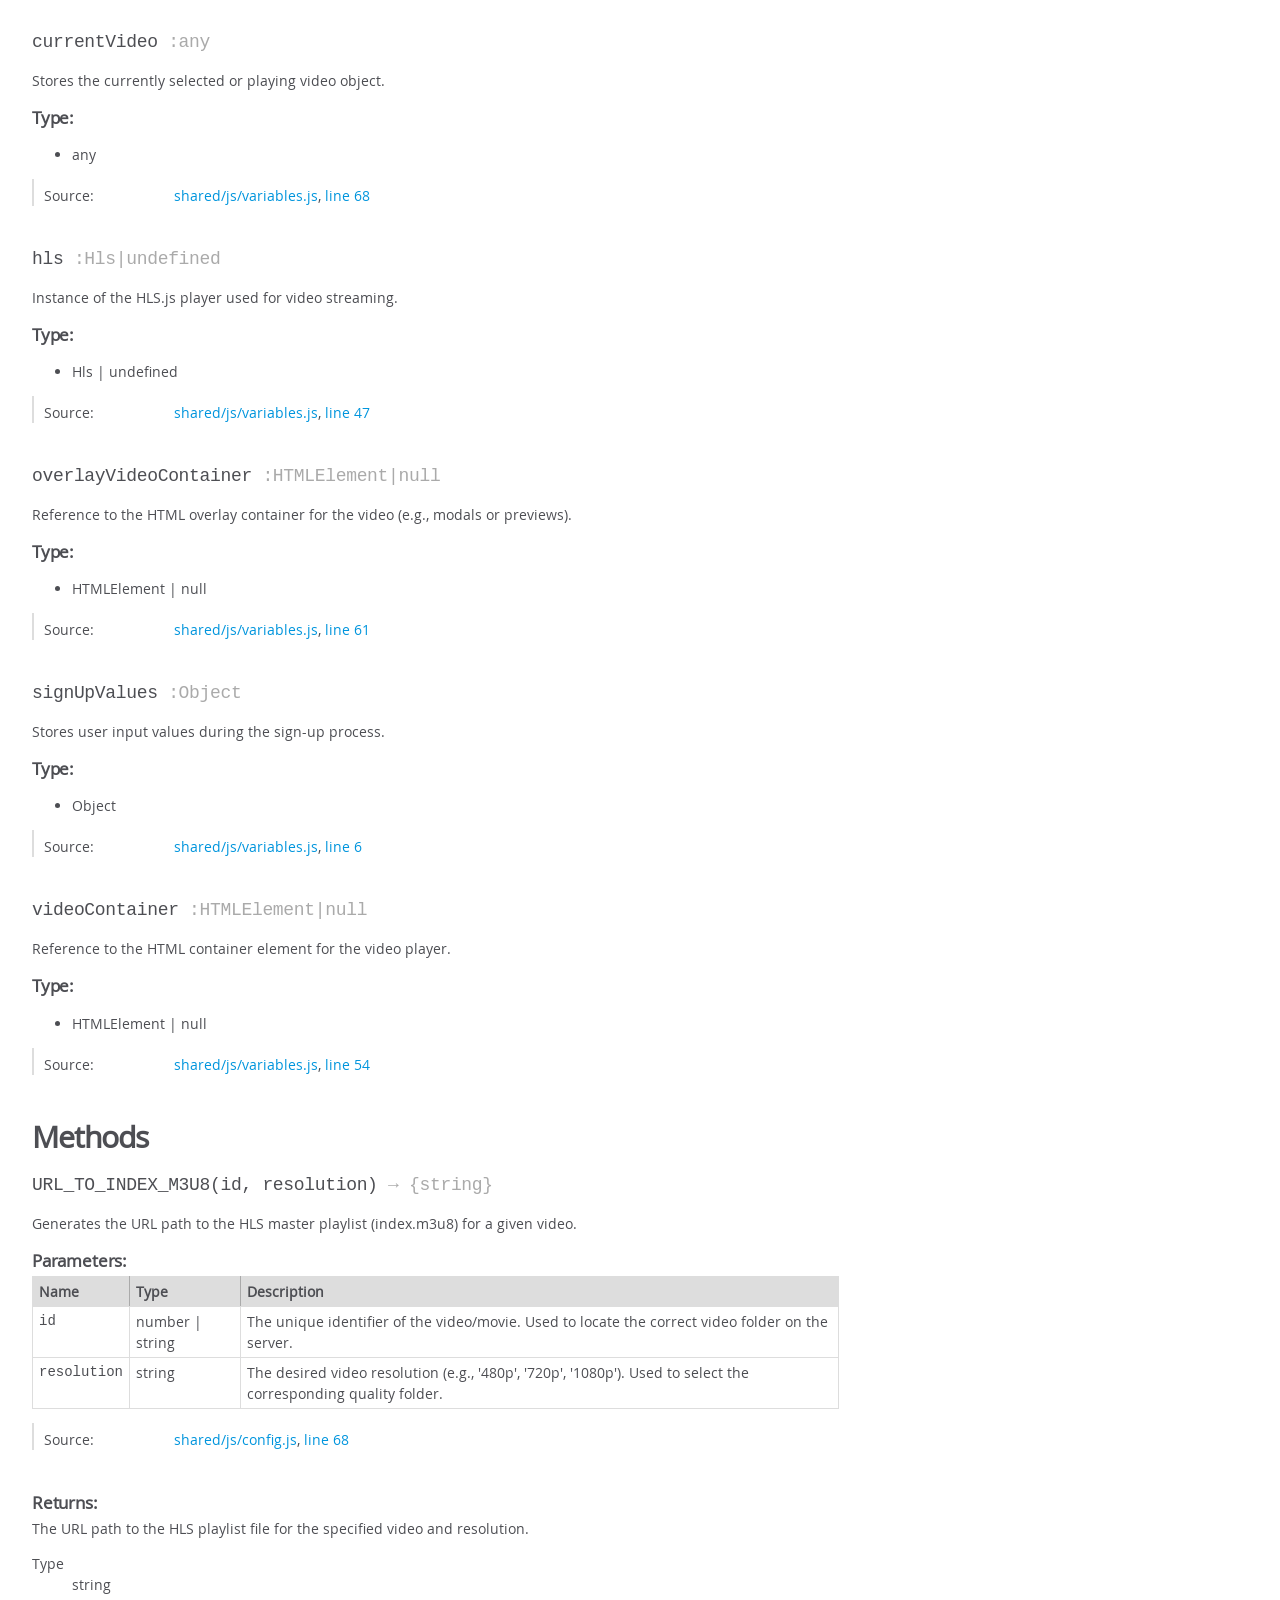
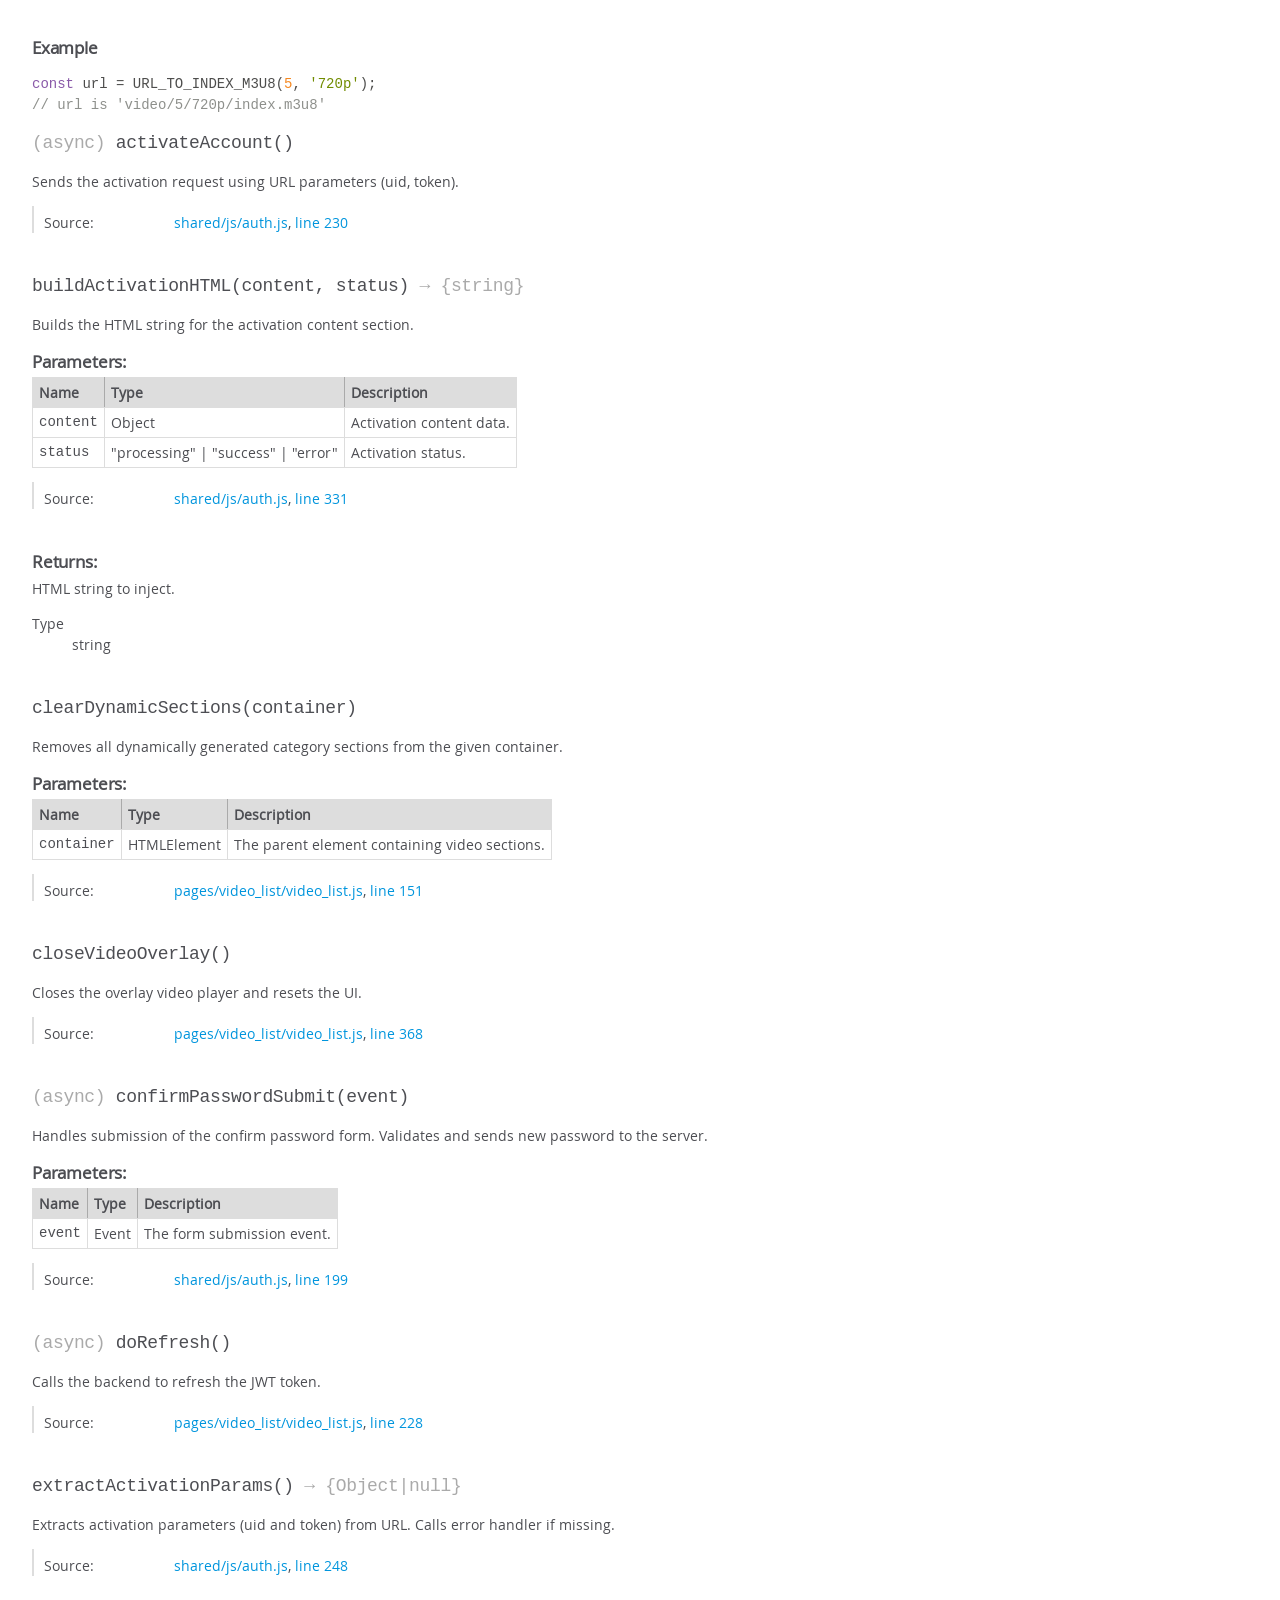
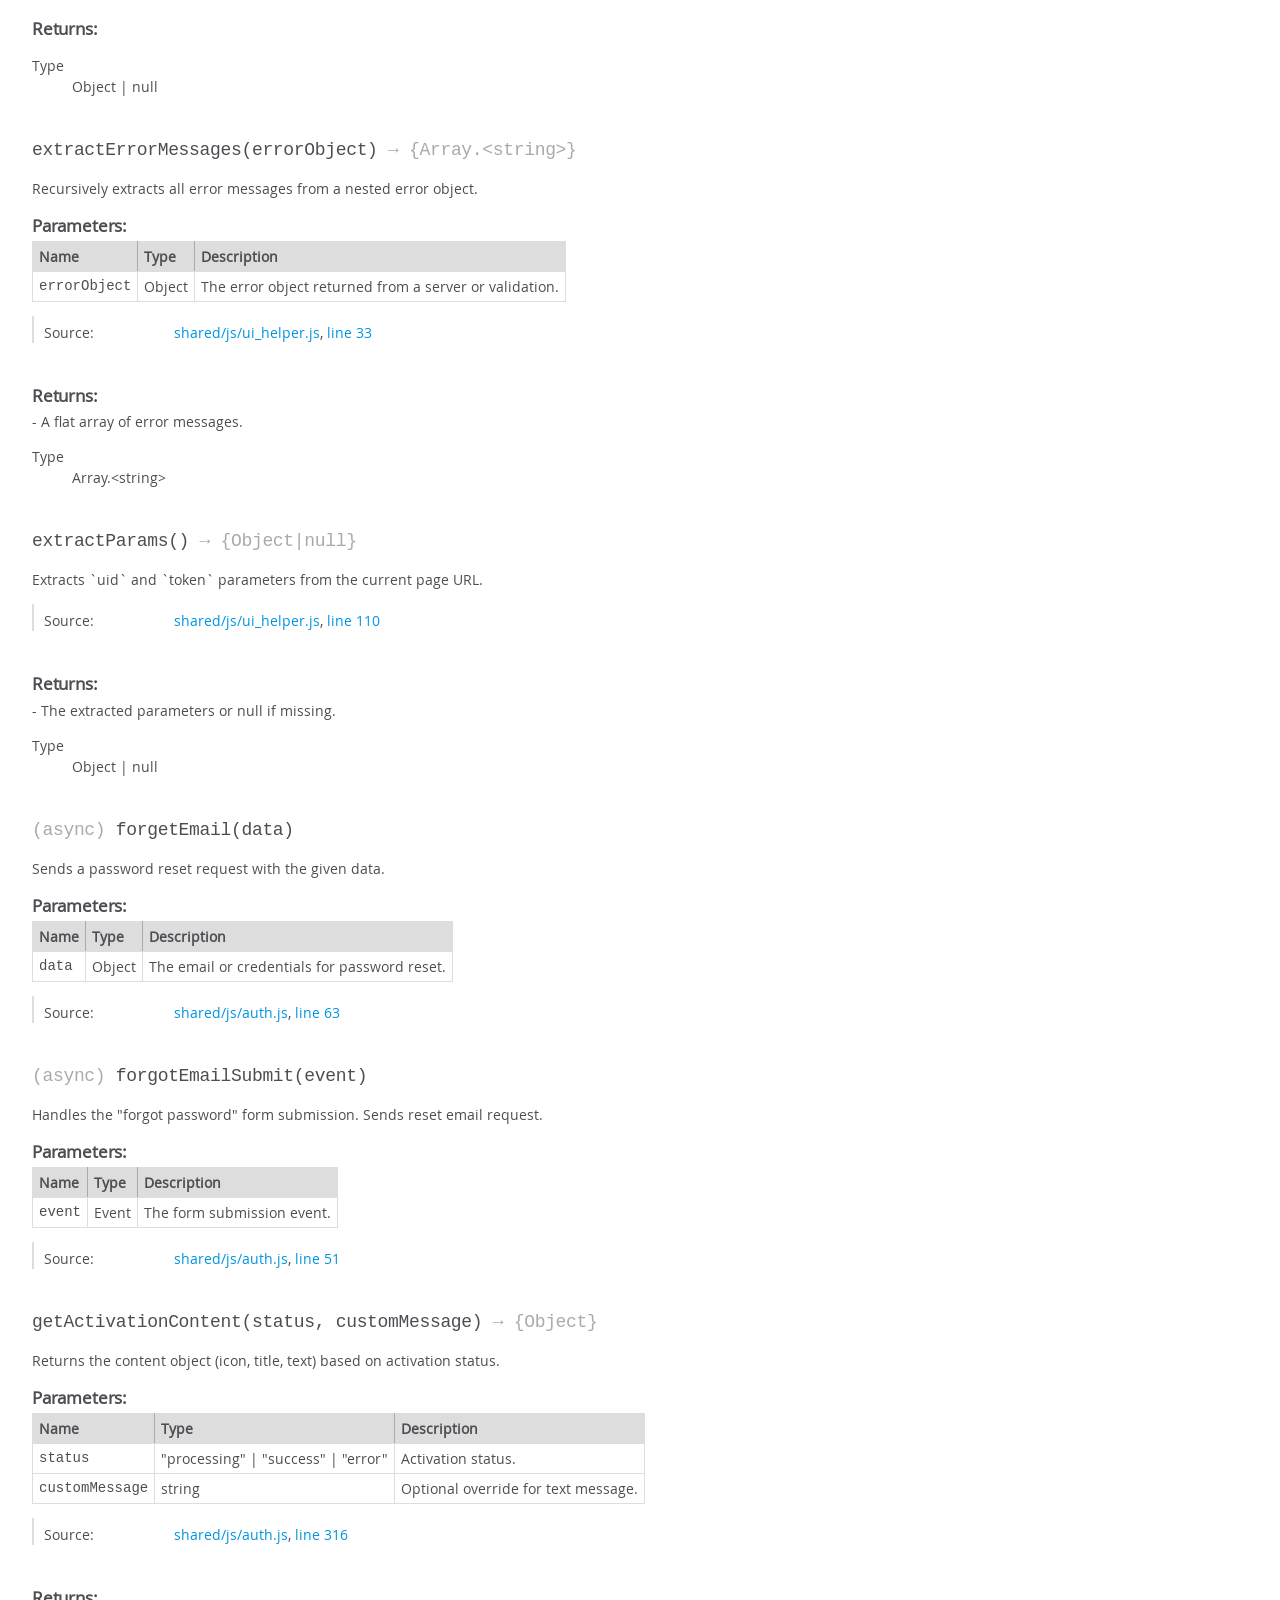
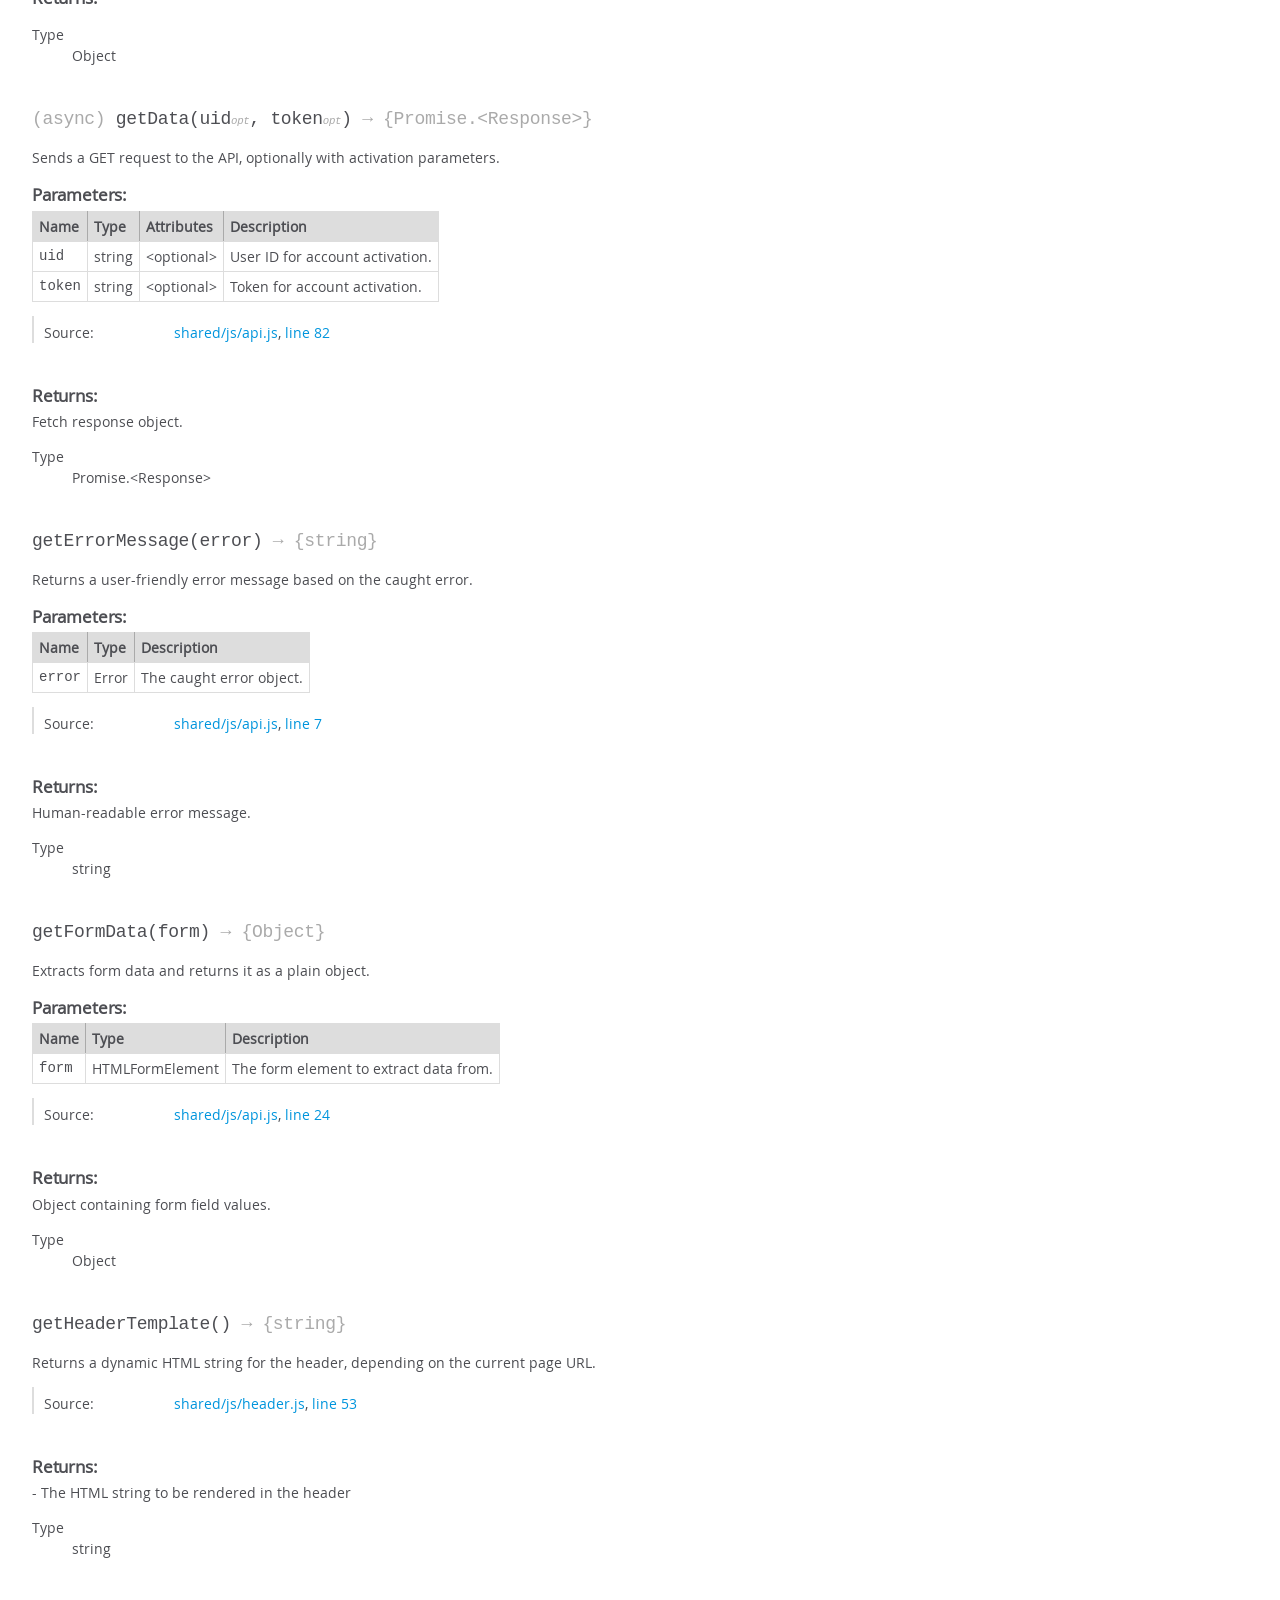
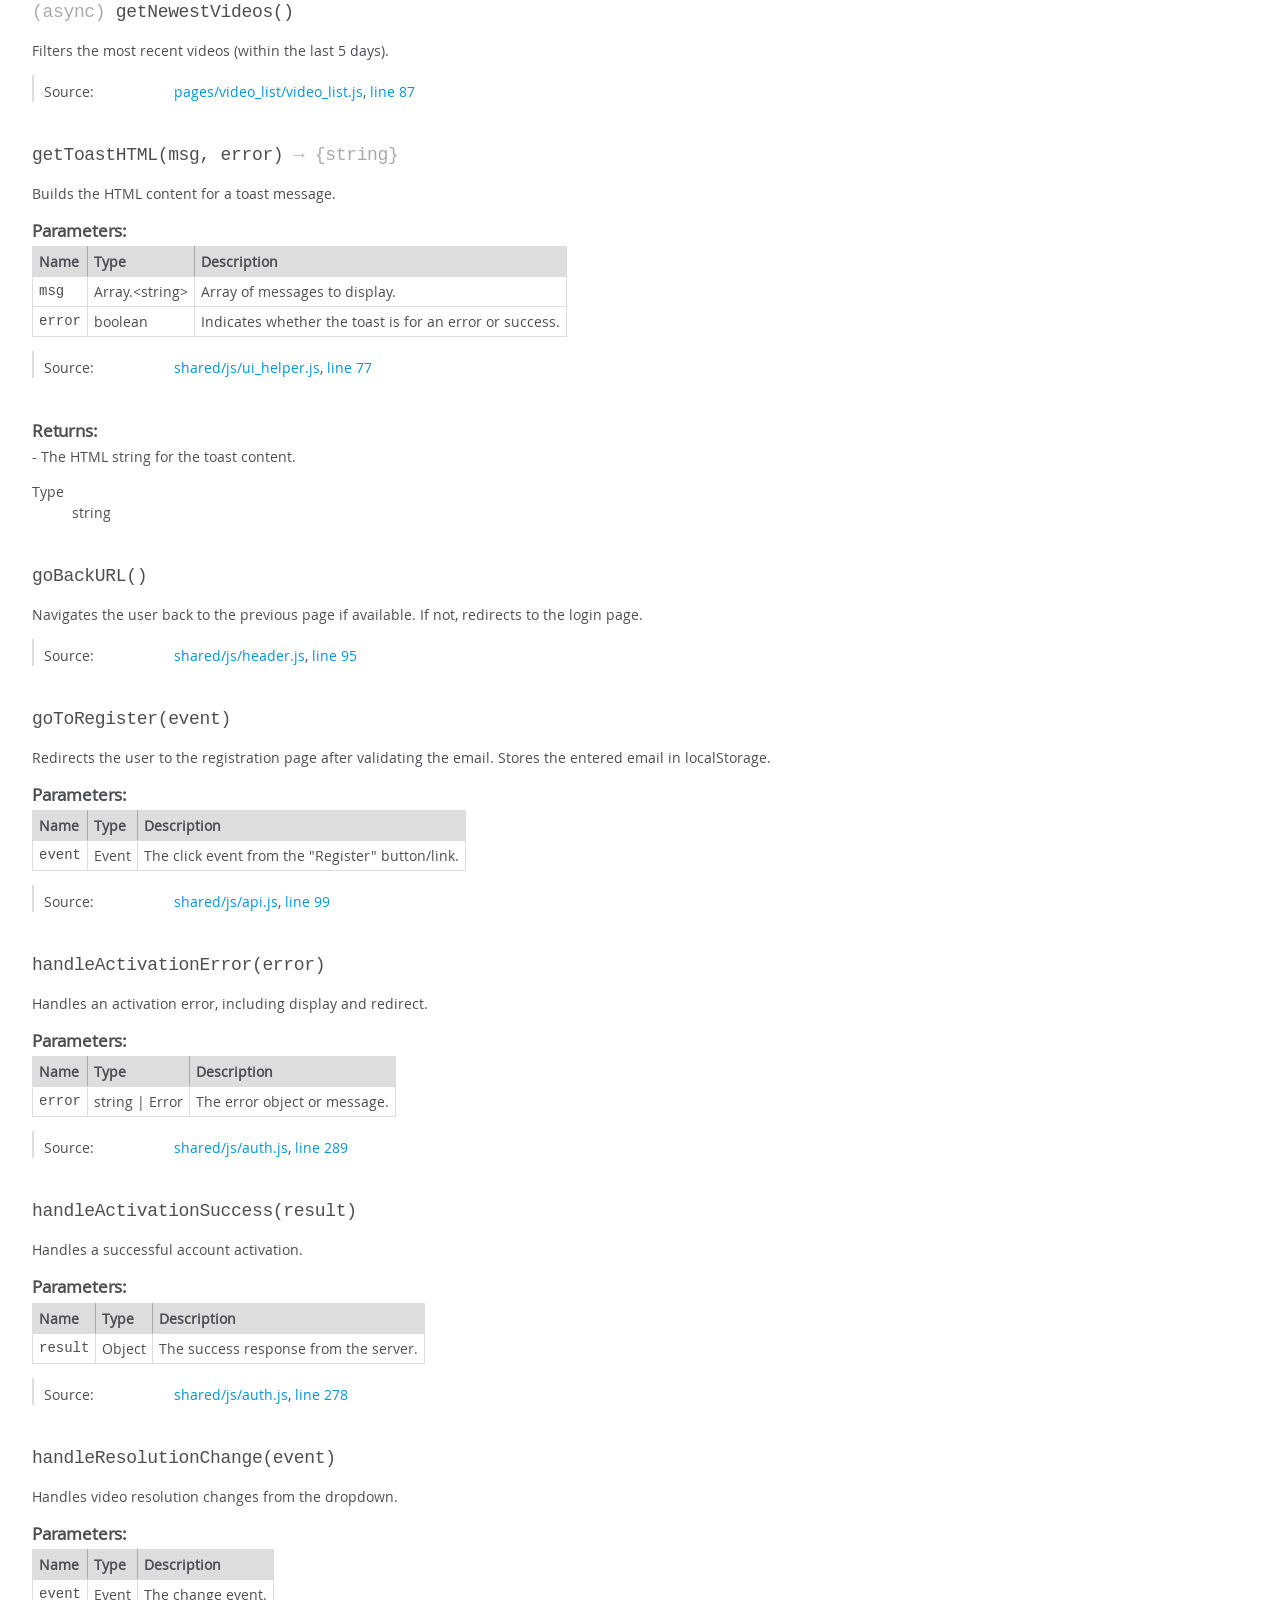
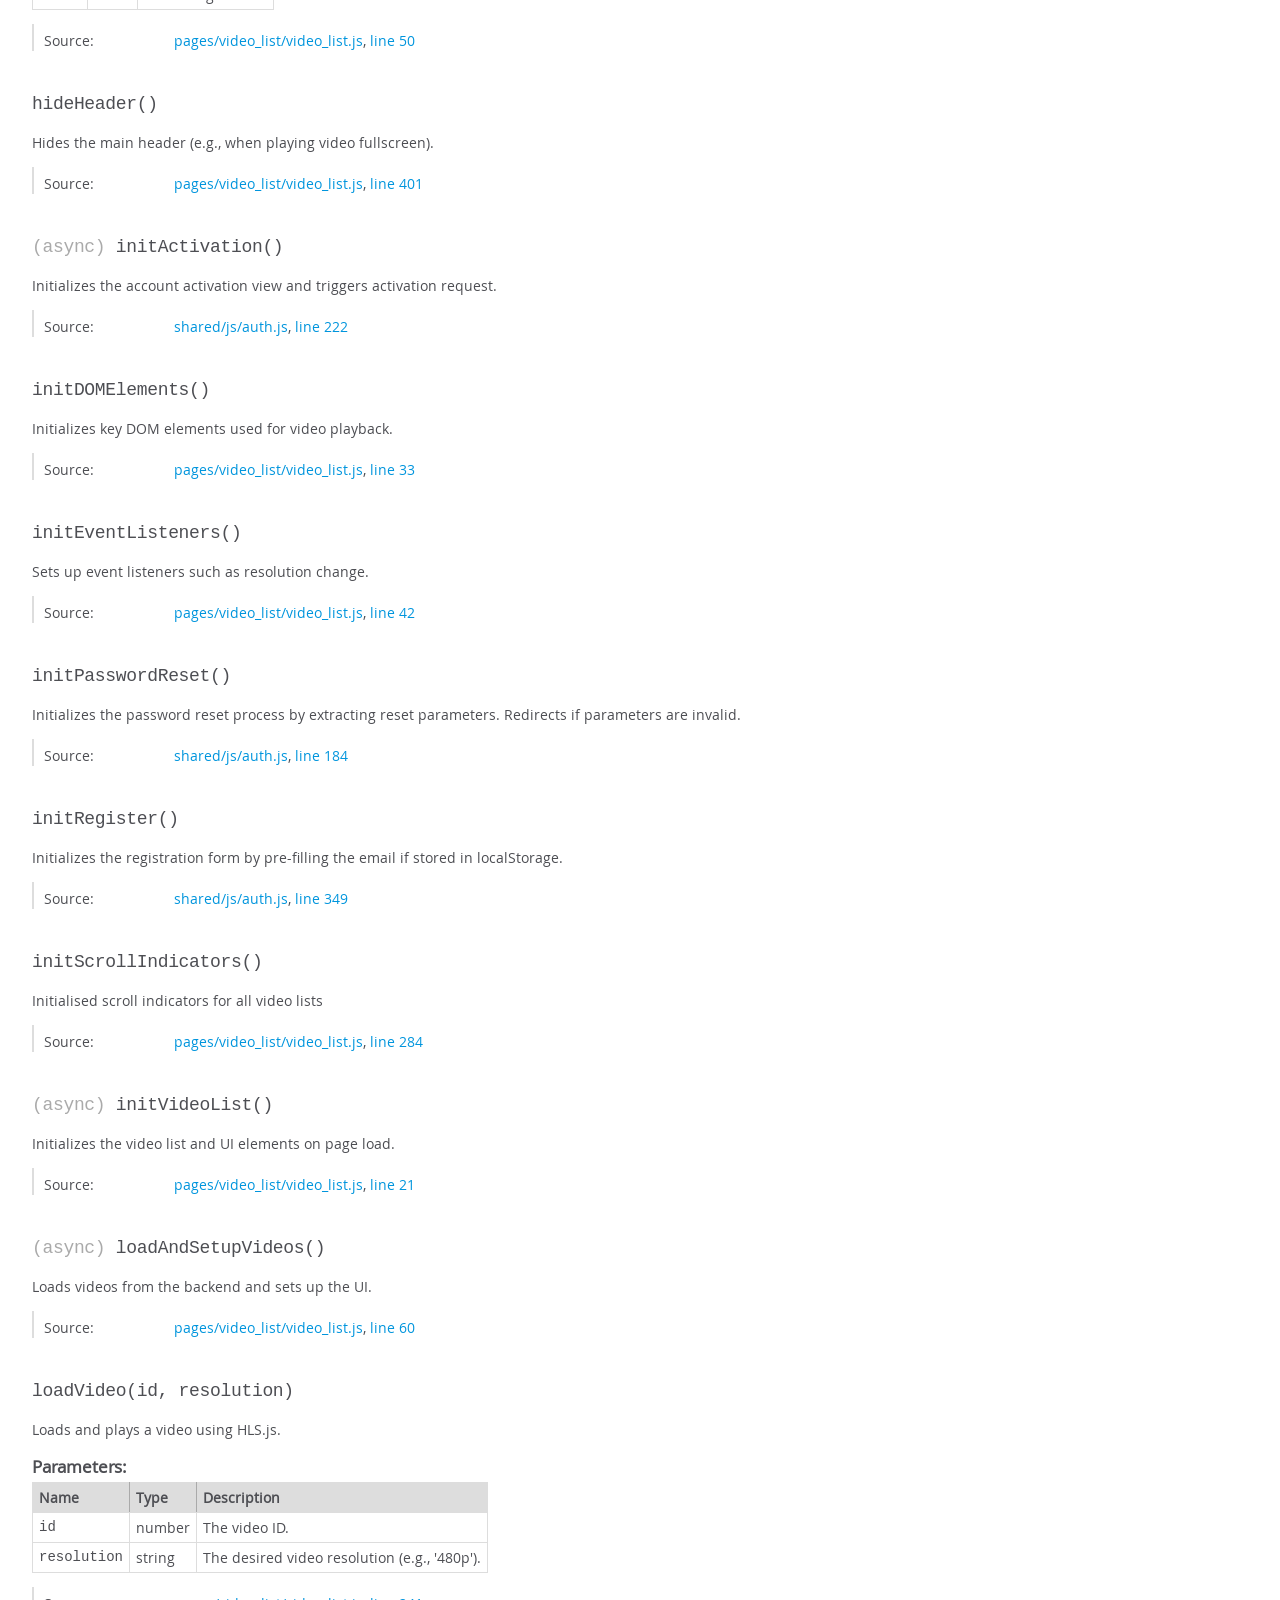
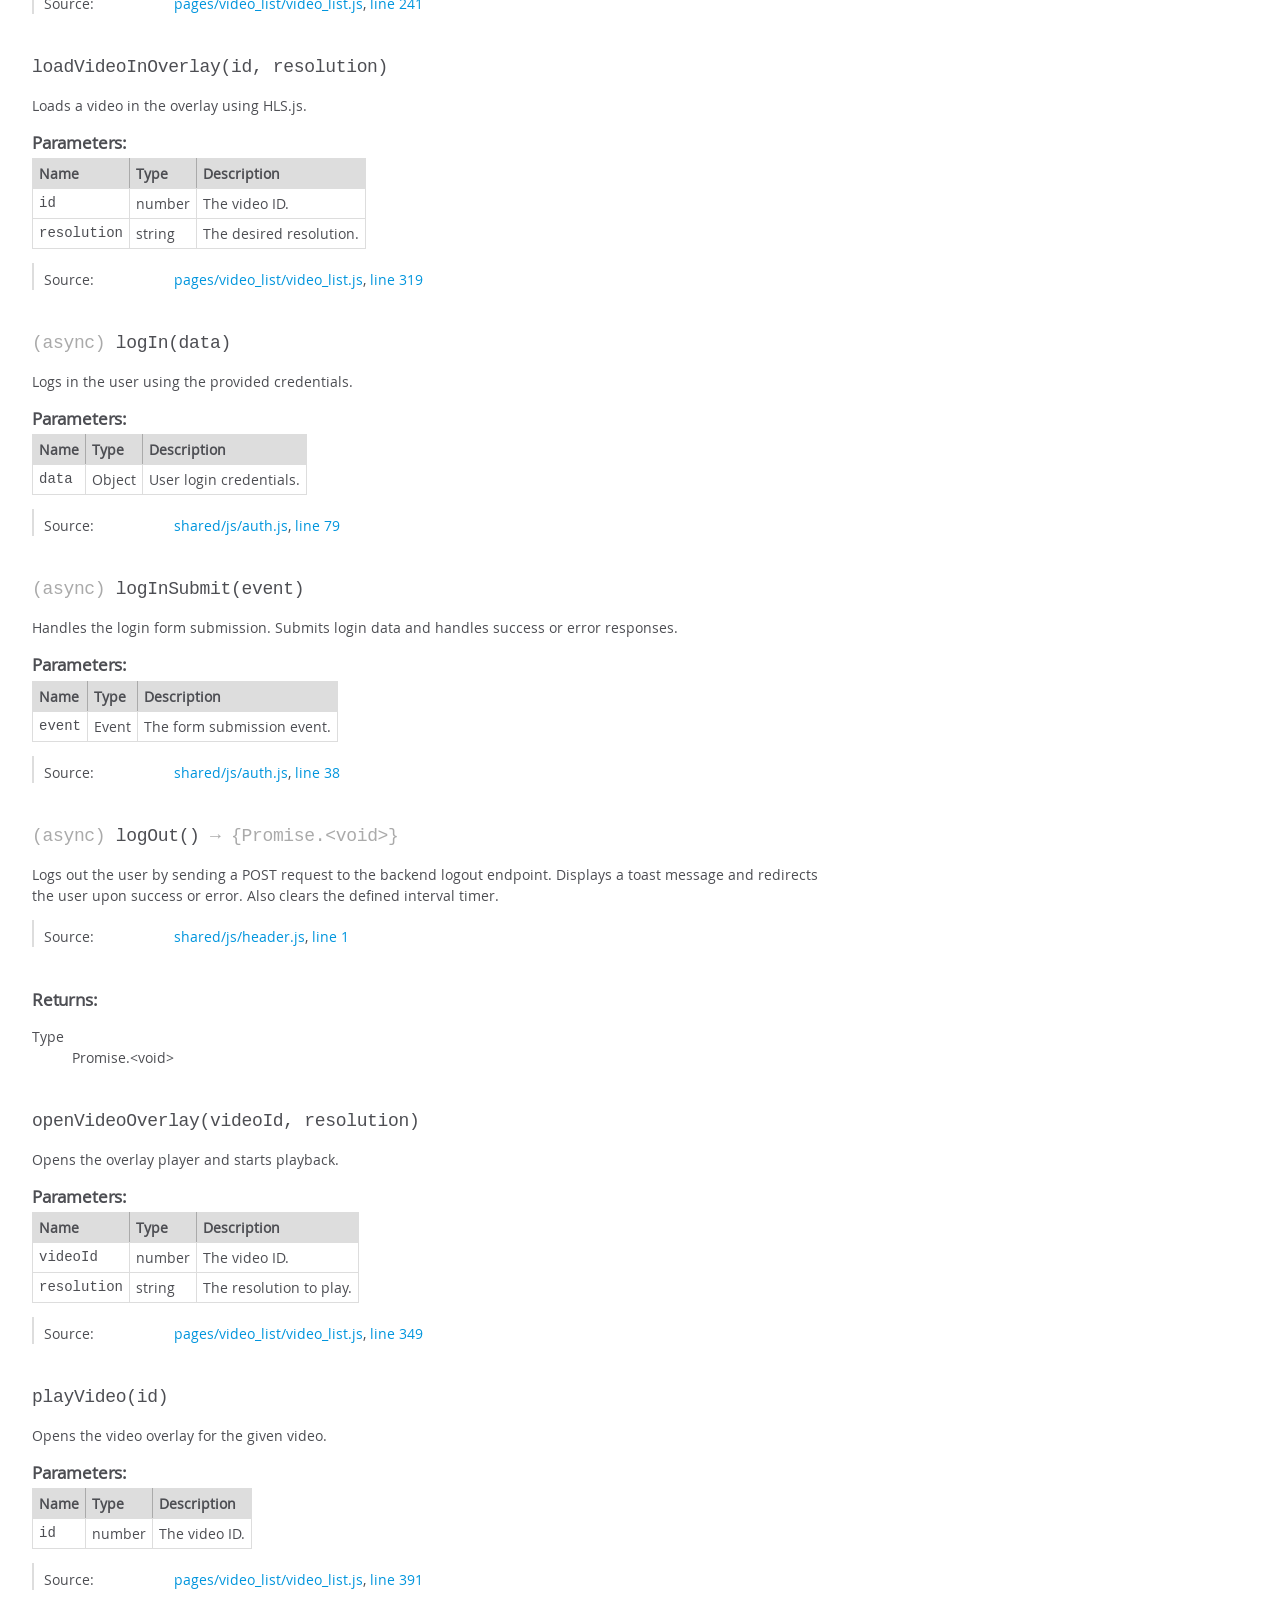
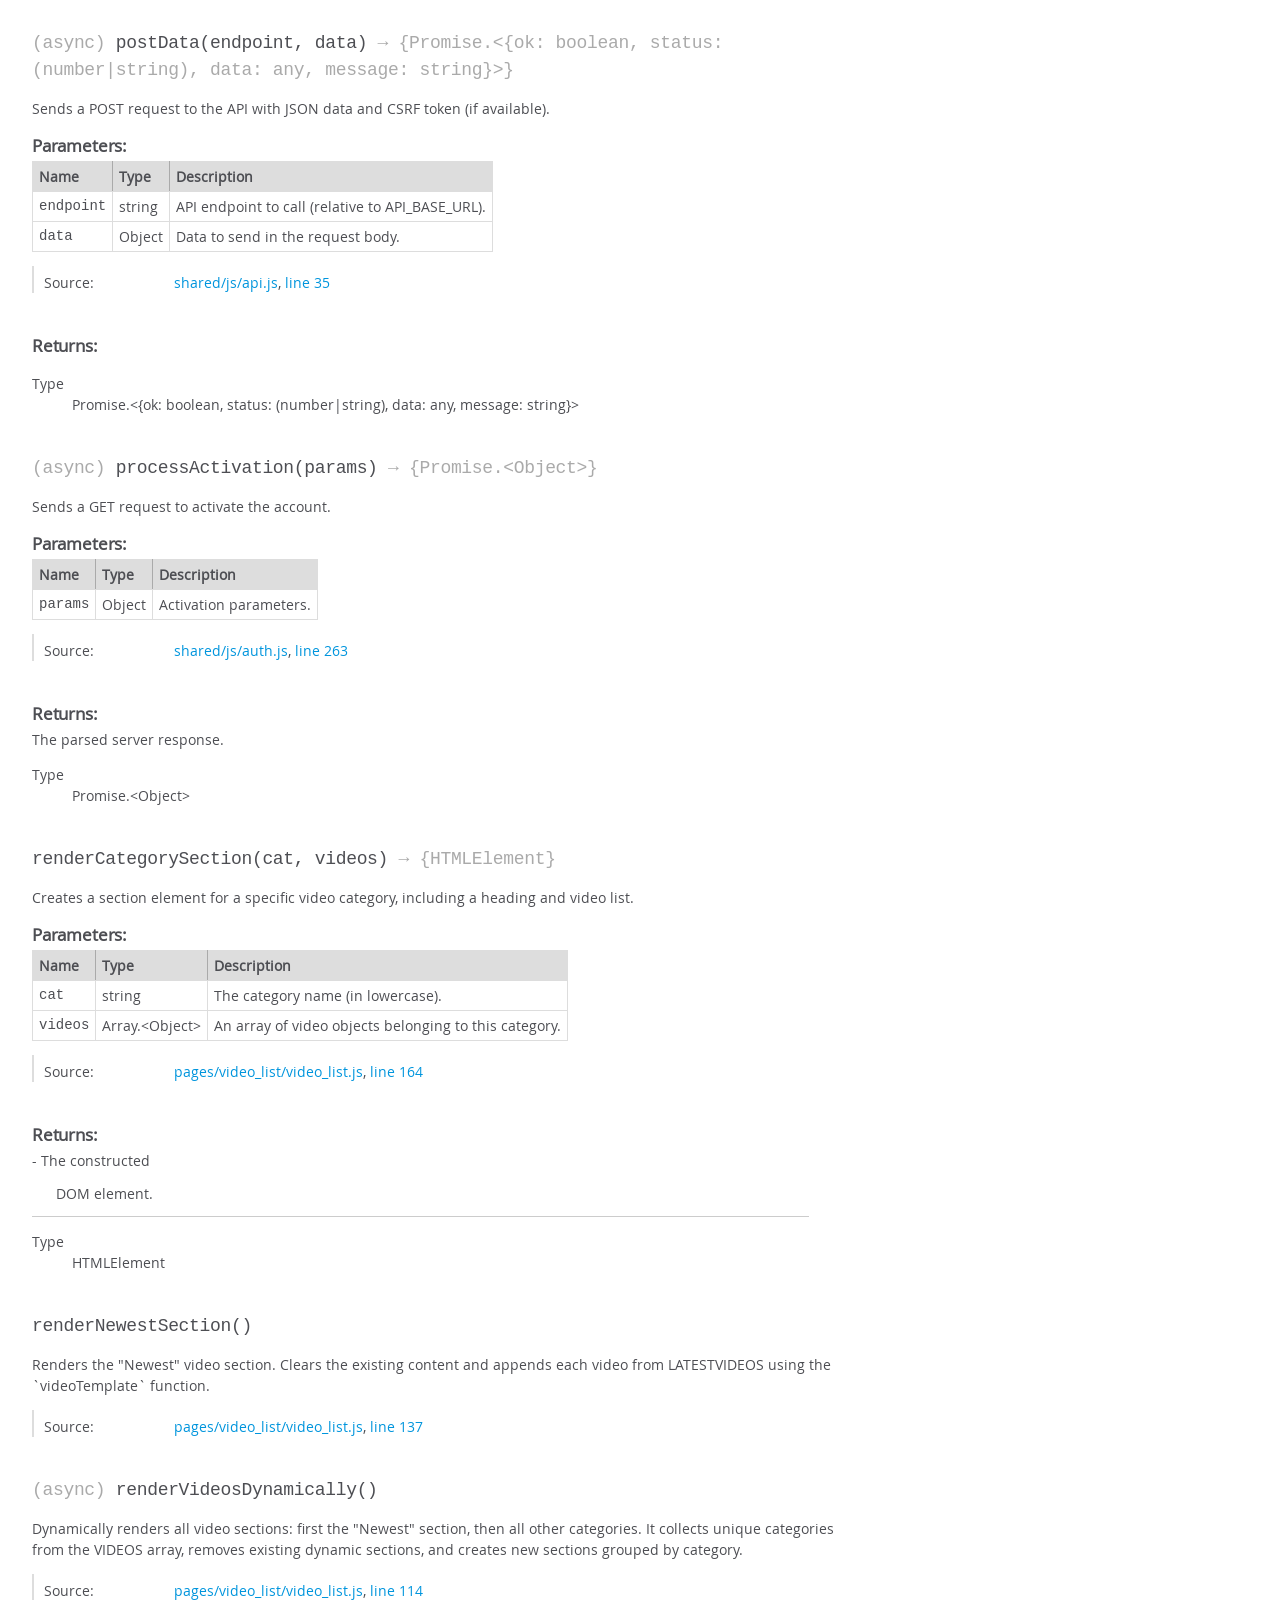
<file: docs/jsdoc/global.html>
<!DOCTYPE html>
<html lang="en">
<head>
    <meta charset="utf-8">
    <title>JSDoc: Global</title>

    <script src="scripts/prettify/prettify.js"> </script>
    <script src="scripts/prettify/lang-css.js"> </script>
    <!--[if lt IE 9]>
      <script src="//html5shiv.googlecode.com/svn/trunk/html5.js"></script>
    <![endif]-->
    <link type="text/css" rel="stylesheet" href="styles/prettify-tomorrow.css">
    <link type="text/css" rel="stylesheet" href="styles/jsdoc-default.css">
</head>

<body>

<div id="main">

    <h1 class="page-title">Global</h1>

    




<section>

<header>
    
        <h2></h2>
        
    
</header>

<article>
    <div class="container-overview">
    
        

        


<dl class="details">

    

    

    

    

    

    

    

    

    

    

    

    

    

    

    

    
</dl>


        
    
    </div>

    

    

    

    

    

    

    
        <h3 class="subsection-title">Members</h3>

        
            
<h4 class="name" id="ACTIVATION_CONFIG"><span class="type-signature">(constant) </span>ACTIVATION_CONFIG<span class="type-signature"> :Object</span></h4>




<div class="description">
    Configuration for the activation flow.
Contains redirect delays and the login URL after activation.
</div>



    <h5>Type:</h5>
    <ul>
        <li>
            
<span class="param-type">Object</span>


        </li>
    </ul>





    <h5 class="subsection-title">Properties:</h5>

    

<table class="props">
    <thead>
    <tr>
        
        <th>Name</th>
        

        <th>Type</th>

        

        

        <th class="last">Description</th>
    </tr>
    </thead>

    <tbody>
    

        <tr>
            
                <td class="name"><code>successDelay</code></td>
            

            <td class="type">
            
                
<span class="param-type">number</span>


            
            </td>

            

            

            <td class="description last">Delay before redirecting after successful activation (in ms).</td>
        </tr>

    

        <tr>
            
                <td class="name"><code>errorDelay</code></td>
            

            <td class="type">
            
                
<span class="param-type">number</span>


            
            </td>

            

            

            <td class="description last">Delay before redirecting after failed activation (in ms).</td>
        </tr>

    

        <tr>
            
                <td class="name"><code>loginUrl</code></td>
            

            <td class="type">
            
                
<span class="param-type">string</span>


            
            </td>

            

            

            <td class="description last">Path to the login page.</td>
        </tr>

    
    </tbody>
</table>




<dl class="details">

    

    

    

    

    

    

    

    

    

    

    

    

    
    <dt class="tag-source">Source:</dt>
    <dd class="tag-source"><ul class="dummy"><li>
        <a href="shared_js_config.js.html">shared/js/config.js</a>, <a href="shared_js_config.js.html#line43">line 43</a>
    </li></ul></dd>
    

    

    

    
</dl>






        
            
<h4 class="name" id="ACTIVATION_MESSAGES"><span class="type-signature">(constant) </span>ACTIVATION_MESSAGES<span class="type-signature"> :Object</span></h4>




<div class="description">
    Predefined messages for different activation states (e.g., loading, success, error).
</div>



    <h5>Type:</h5>
    <ul>
        <li>
            
<span class="param-type">Object</span>


        </li>
    </ul>





<dl class="details">

    

    

    

    

    

    

    

    

    

    

    

    

    
    <dt class="tag-source">Source:</dt>
    <dd class="tag-source"><ul class="dummy"><li>
        <a href="shared_js_variables.js.html">shared/js/variables.js</a>, <a href="shared_js_variables.js.html#line86">line 86</a>
    </li></ul></dd>
    

    

    

    
</dl>






        
            
<h4 class="name" id="API_BASE_URL"><span class="type-signature">(constant) </span>API_BASE_URL<span class="type-signature"> :string</span></h4>




<div class="description">
    The base URL for all API requests.
Typically points to your backend server's API root.
</div>



    <h5>Type:</h5>
    <ul>
        <li>
            
<span class="param-type">string</span>


        </li>
    </ul>





<dl class="details">

    

    

    

    

    

    

    

    

    

    

    

    

    
    <dt class="tag-source">Source:</dt>
    <dd class="tag-source"><ul class="dummy"><li>
        <a href="shared_js_config.js.html">shared/js/config.js</a>, <a href="shared_js_config.js.html#line6">line 6</a>
    </li></ul></dd>
    

    

    

    
</dl>






        
            
<h4 class="name" id="FORGET_PASSWORD_URL"><span class="type-signature">(constant) </span>FORGET_PASSWORD_URL<span class="type-signature"> :string</span></h4>




<div class="description">
    Relative path for the "forgot password" endpoint.
Sends a password reset email to the user.
</div>



    <h5>Type:</h5>
    <ul>
        <li>
            
<span class="param-type">string</span>


        </li>
    </ul>





<dl class="details">

    

    

    

    

    

    

    

    

    

    

    

    

    
    <dt class="tag-source">Source:</dt>
    <dd class="tag-source"><ul class="dummy"><li>
        <a href="shared_js_config.js.html">shared/js/config.js</a>, <a href="shared_js_config.js.html#line27">line 27</a>
    </li></ul></dd>
    

    

    

    
</dl>






        
            
<h4 class="name" id="LASTREFRESH"><span class="type-signature"></span>LASTREFRESH<span class="type-signature"> :any</span></h4>




<div class="description">
    Timestamp or indicator of the last data refresh.
</div>



    <h5>Type:</h5>
    <ul>
        <li>
            
<span class="param-type">any</span>


        </li>
    </ul>





<dl class="details">

    

    

    

    

    

    

    

    

    

    

    

    

    
    <dt class="tag-source">Source:</dt>
    <dd class="tag-source"><ul class="dummy"><li>
        <a href="shared_js_variables.js.html">shared/js/variables.js</a>, <a href="shared_js_variables.js.html#line32">line 32</a>
    </li></ul></dd>
    

    

    

    
</dl>






        
            
<h4 class="name" id="LATESTVIDEOS"><span class="type-signature"></span>LATESTVIDEOS<span class="type-signature"> :Array.&lt;any></span></h4>




<div class="description">
    Stores the latest videos fetched or displayed.
</div>



    <h5>Type:</h5>
    <ul>
        <li>
            
<span class="param-type">Array.&lt;any></span>


        </li>
    </ul>





<dl class="details">

    

    

    

    

    

    

    

    

    

    

    

    

    
    <dt class="tag-source">Source:</dt>
    <dd class="tag-source"><ul class="dummy"><li>
        <a href="shared_js_variables.js.html">shared/js/variables.js</a>, <a href="shared_js_variables.js.html#line25">line 25</a>
    </li></ul></dd>
    

    

    

    
</dl>






        
            
<h4 class="name" id="LOGIN_URL"><span class="type-signature">(constant) </span>LOGIN_URL<span class="type-signature"> :string</span></h4>




<div class="description">
    Relative path for the login endpoint.
Used to authenticate users.
</div>



    <h5>Type:</h5>
    <ul>
        <li>
            
<span class="param-type">string</span>


        </li>
    </ul>





<dl class="details">

    

    

    

    

    

    

    

    

    

    

    

    

    
    <dt class="tag-source">Source:</dt>
    <dd class="tag-source"><ul class="dummy"><li>
        <a href="shared_js_config.js.html">shared/js/config.js</a>, <a href="shared_js_config.js.html#line13">line 13</a>
    </li></ul></dd>
    

    

    

    
</dl>






        
            
<h4 class="name" id="REFRESH_URL"><span class="type-signature">(constant) </span>REFRESH_URL<span class="type-signature"> :string</span></h4>




<div class="description">
    Relative path for refreshing JWT tokens.
</div>



    <h5>Type:</h5>
    <ul>
        <li>
            
<span class="param-type">string</span>


        </li>
    </ul>





<dl class="details">

    

    

    

    

    

    

    

    

    

    

    

    

    
    <dt class="tag-source">Source:</dt>
    <dd class="tag-source"><ul class="dummy"><li>
        <a href="shared_js_config.js.html">shared/js/config.js</a>, <a href="shared_js_config.js.html#line33">line 33</a>
    </li></ul></dd>
    

    

    

    
</dl>






        
            
<h4 class="name" id="REGISTER_URL"><span class="type-signature">(constant) </span>REGISTER_URL<span class="type-signature"> :string</span></h4>




<div class="description">
    Relative path for the registration endpoint.
Used to create new user accounts.
</div>



    <h5>Type:</h5>
    <ul>
        <li>
            
<span class="param-type">string</span>


        </li>
    </ul>





<dl class="details">

    

    

    

    

    

    

    

    

    

    

    

    

    
    <dt class="tag-source">Source:</dt>
    <dd class="tag-source"><ul class="dummy"><li>
        <a href="shared_js_config.js.html">shared/js/config.js</a>, <a href="shared_js_config.js.html#line20">line 20</a>
    </li></ul></dd>
    

    

    

    
</dl>






        
            
<h4 class="name" id="STARTINTERVALL"><span class="type-signature"></span>STARTINTERVALL<span class="type-signature"> :number|undefined</span></h4>




<div class="description">
    Stores the interval ID returned by setInterval,
used to clear the interval later with clearInterval().
</div>



    <h5>Type:</h5>
    <ul>
        <li>
            
<span class="param-type">number</span>
|

<span class="param-type">undefined</span>


        </li>
    </ul>





<dl class="details">

    

    

    

    

    

    

    

    

    

    

    

    

    
    <dt class="tag-source">Source:</dt>
    <dd class="tag-source"><ul class="dummy"><li>
        <a href="shared_js_variables.js.html">shared/js/variables.js</a>, <a href="shared_js_variables.js.html#line40">line 40</a>
    </li></ul></dd>
    

    

    

    
</dl>






        
            
<h4 class="name" id="TOAST_DURATION"><span class="type-signature">(constant) </span>TOAST_DURATION<span class="type-signature"> :number</span></h4>




<div class="description">
    Default duration for toast messages (in milliseconds).
</div>



    <h5>Type:</h5>
    <ul>
        <li>
            
<span class="param-type">number</span>


        </li>
    </ul>





<dl class="details">

    

    

    

    

    

    

    

    

    

    

    

    

    
    <dt class="tag-source">Source:</dt>
    <dd class="tag-source"><ul class="dummy"><li>
        <a href="shared_js_config.js.html">shared/js/config.js</a>, <a href="shared_js_config.js.html#line53">line 53</a>
    </li></ul></dd>
    

    

    

    
</dl>






        
            
<h4 class="name" id="VIDEOS"><span class="type-signature"></span>VIDEOS<span class="type-signature"> :any</span></h4>




<div class="description">
    Holds a list of video metadata or objects (fetched or cached).
Content structure is assumed to be dynamic or fetched later.
</div>



    <h5>Type:</h5>
    <ul>
        <li>
            
<span class="param-type">any</span>


        </li>
    </ul>





<dl class="details">

    

    

    

    

    

    

    

    

    

    

    

    

    
    <dt class="tag-source">Source:</dt>
    <dd class="tag-source"><ul class="dummy"><li>
        <a href="shared_js_variables.js.html">shared/js/variables.js</a>, <a href="shared_js_variables.js.html#line18">line 18</a>
    </li></ul></dd>
    

    

    

    
</dl>






        
            
<h4 class="name" id="currentResolution"><span class="type-signature"></span>currentResolution<span class="type-signature"> :string</span></h4>




<div class="description">
    Current video resolution selected by the user (default is '480p').
</div>



    <h5>Type:</h5>
    <ul>
        <li>
            
<span class="param-type">string</span>


        </li>
    </ul>





<dl class="details">

    

    

    

    

    

    

    

    

    

    

    

    

    
    <dt class="tag-source">Source:</dt>
    <dd class="tag-source"><ul class="dummy"><li>
        <a href="shared_js_variables.js.html">shared/js/variables.js</a>, <a href="shared_js_variables.js.html#line75">line 75</a>
    </li></ul></dd>
    

    

    

    
</dl>






        
            
<h4 class="name" id="currentVideo"><span class="type-signature"></span>currentVideo<span class="type-signature"> :any</span></h4>




<div class="description">
    Stores the currently selected or playing video object.
</div>



    <h5>Type:</h5>
    <ul>
        <li>
            
<span class="param-type">any</span>


        </li>
    </ul>





<dl class="details">

    

    

    

    

    

    

    

    

    

    

    

    

    
    <dt class="tag-source">Source:</dt>
    <dd class="tag-source"><ul class="dummy"><li>
        <a href="shared_js_variables.js.html">shared/js/variables.js</a>, <a href="shared_js_variables.js.html#line68">line 68</a>
    </li></ul></dd>
    

    

    

    
</dl>






        
            
<h4 class="name" id="hls"><span class="type-signature"></span>hls<span class="type-signature"> :Hls|undefined</span></h4>




<div class="description">
    Instance of the HLS.js player used for video streaming.
</div>



    <h5>Type:</h5>
    <ul>
        <li>
            
<span class="param-type">Hls</span>
|

<span class="param-type">undefined</span>


        </li>
    </ul>





<dl class="details">

    

    

    

    

    

    

    

    

    

    

    

    

    
    <dt class="tag-source">Source:</dt>
    <dd class="tag-source"><ul class="dummy"><li>
        <a href="shared_js_variables.js.html">shared/js/variables.js</a>, <a href="shared_js_variables.js.html#line47">line 47</a>
    </li></ul></dd>
    

    

    

    
</dl>






        
            
<h4 class="name" id="overlayVideoContainer"><span class="type-signature"></span>overlayVideoContainer<span class="type-signature"> :HTMLElement|null</span></h4>




<div class="description">
    Reference to the HTML overlay container for the video (e.g., modals or previews).
</div>



    <h5>Type:</h5>
    <ul>
        <li>
            
<span class="param-type">HTMLElement</span>
|

<span class="param-type">null</span>


        </li>
    </ul>





<dl class="details">

    

    

    

    

    

    

    

    

    

    

    

    

    
    <dt class="tag-source">Source:</dt>
    <dd class="tag-source"><ul class="dummy"><li>
        <a href="shared_js_variables.js.html">shared/js/variables.js</a>, <a href="shared_js_variables.js.html#line61">line 61</a>
    </li></ul></dd>
    

    

    

    
</dl>






        
            
<h4 class="name" id="signUpValues"><span class="type-signature"></span>signUpValues<span class="type-signature"> :Object</span></h4>




<div class="description">
    Stores user input values during the sign-up process.
</div>



    <h5>Type:</h5>
    <ul>
        <li>
            
<span class="param-type">Object</span>


        </li>
    </ul>





<dl class="details">

    

    

    

    

    

    

    

    

    

    

    

    

    
    <dt class="tag-source">Source:</dt>
    <dd class="tag-source"><ul class="dummy"><li>
        <a href="shared_js_variables.js.html">shared/js/variables.js</a>, <a href="shared_js_variables.js.html#line6">line 6</a>
    </li></ul></dd>
    

    

    

    
</dl>






        
            
<h4 class="name" id="videoContainer"><span class="type-signature"></span>videoContainer<span class="type-signature"> :HTMLElement|null</span></h4>




<div class="description">
    Reference to the HTML container element for the video player.
</div>



    <h5>Type:</h5>
    <ul>
        <li>
            
<span class="param-type">HTMLElement</span>
|

<span class="param-type">null</span>


        </li>
    </ul>





<dl class="details">

    

    

    

    

    

    

    

    

    

    

    

    

    
    <dt class="tag-source">Source:</dt>
    <dd class="tag-source"><ul class="dummy"><li>
        <a href="shared_js_variables.js.html">shared/js/variables.js</a>, <a href="shared_js_variables.js.html#line54">line 54</a>
    </li></ul></dd>
    

    

    

    
</dl>






        
    

    
        <h3 class="subsection-title">Methods</h3>

        
            

    

    
    <h4 class="name" id="URL_TO_INDEX_M3U8"><span class="type-signature"></span>URL_TO_INDEX_M3U8<span class="signature">(id, resolution)</span><span class="type-signature"> &rarr; {string}</span></h4>
    

    



<div class="description">
    Generates the URL path to the HLS master playlist (index.m3u8) for a given video.
</div>









    <h5>Parameters:</h5>
    

<table class="params">
    <thead>
    <tr>
        
        <th>Name</th>
        

        <th>Type</th>

        

        

        <th class="last">Description</th>
    </tr>
    </thead>

    <tbody>
    

        <tr>
            
                <td class="name"><code>id</code></td>
            

            <td class="type">
            
                
<span class="param-type">number</span>
|

<span class="param-type">string</span>


            
            </td>

            

            

            <td class="description last">The unique identifier of the video/movie.
                            Used to locate the correct video folder on the server.</td>
        </tr>

    

        <tr>
            
                <td class="name"><code>resolution</code></td>
            

            <td class="type">
            
                
<span class="param-type">string</span>


            
            </td>

            

            

            <td class="description last">The desired video resolution (e.g., '480p', '720p', '1080p').
                             Used to select the corresponding quality folder.</td>
        </tr>

    
    </tbody>
</table>






<dl class="details">

    

    

    

    

    

    

    

    

    

    

    

    

    
    <dt class="tag-source">Source:</dt>
    <dd class="tag-source"><ul class="dummy"><li>
        <a href="shared_js_config.js.html">shared/js/config.js</a>, <a href="shared_js_config.js.html#line68">line 68</a>
    </li></ul></dd>
    

    

    

    
</dl>















<h5>Returns:</h5>

        
<div class="param-desc">
    The URL path to the HLS playlist file for the specified video and resolution.
</div>



<dl>
    <dt>
        Type
    </dt>
    <dd>
        
<span class="param-type">string</span>


    </dd>
</dl>

    




    <h5>Example</h5>
    
    <pre class="prettyprint"><code>const url = URL_TO_INDEX_M3U8(5, '720p');
// url is 'video/5/720p/index.m3u8'</code></pre>



        
            

    

    
    <h4 class="name" id="activateAccount"><span class="type-signature">(async) </span>activateAccount<span class="signature">()</span><span class="type-signature"></span></h4>
    

    



<div class="description">
    Sends the activation request using URL parameters (uid, token).
</div>













<dl class="details">

    

    

    

    

    

    

    

    

    

    

    

    

    
    <dt class="tag-source">Source:</dt>
    <dd class="tag-source"><ul class="dummy"><li>
        <a href="shared_js_auth.js.html">shared/js/auth.js</a>, <a href="shared_js_auth.js.html#line230">line 230</a>
    </li></ul></dd>
    

    

    

    
</dl>




















        
            

    

    
    <h4 class="name" id="buildActivationHTML"><span class="type-signature"></span>buildActivationHTML<span class="signature">(content, status)</span><span class="type-signature"> &rarr; {string}</span></h4>
    

    



<div class="description">
    Builds the HTML string for the activation content section.
</div>









    <h5>Parameters:</h5>
    

<table class="params">
    <thead>
    <tr>
        
        <th>Name</th>
        

        <th>Type</th>

        

        

        <th class="last">Description</th>
    </tr>
    </thead>

    <tbody>
    

        <tr>
            
                <td class="name"><code>content</code></td>
            

            <td class="type">
            
                
<span class="param-type">Object</span>


            
            </td>

            

            

            <td class="description last">Activation content data.</td>
        </tr>

    

        <tr>
            
                <td class="name"><code>status</code></td>
            

            <td class="type">
            
                
<span class="param-type">"processing"</span>
|

<span class="param-type">"success"</span>
|

<span class="param-type">"error"</span>


            
            </td>

            

            

            <td class="description last">Activation status.</td>
        </tr>

    
    </tbody>
</table>






<dl class="details">

    

    

    

    

    

    

    

    

    

    

    

    

    
    <dt class="tag-source">Source:</dt>
    <dd class="tag-source"><ul class="dummy"><li>
        <a href="shared_js_auth.js.html">shared/js/auth.js</a>, <a href="shared_js_auth.js.html#line331">line 331</a>
    </li></ul></dd>
    

    

    

    
</dl>















<h5>Returns:</h5>

        
<div class="param-desc">
    HTML string to inject.
</div>



<dl>
    <dt>
        Type
    </dt>
    <dd>
        
<span class="param-type">string</span>


    </dd>
</dl>

    





        
            

    

    
    <h4 class="name" id="clearDynamicSections"><span class="type-signature"></span>clearDynamicSections<span class="signature">(container)</span><span class="type-signature"></span></h4>
    

    



<div class="description">
    Removes all dynamically generated category sections from the given container.
</div>









    <h5>Parameters:</h5>
    

<table class="params">
    <thead>
    <tr>
        
        <th>Name</th>
        

        <th>Type</th>

        

        

        <th class="last">Description</th>
    </tr>
    </thead>

    <tbody>
    

        <tr>
            
                <td class="name"><code>container</code></td>
            

            <td class="type">
            
                
<span class="param-type">HTMLElement</span>


            
            </td>

            

            

            <td class="description last">The parent element containing video sections.</td>
        </tr>

    
    </tbody>
</table>






<dl class="details">

    

    

    

    

    

    

    

    

    

    

    

    

    
    <dt class="tag-source">Source:</dt>
    <dd class="tag-source"><ul class="dummy"><li>
        <a href="pages_video_list_video_list.js.html">pages/video_list/video_list.js</a>, <a href="pages_video_list_video_list.js.html#line151">line 151</a>
    </li></ul></dd>
    

    

    

    
</dl>




















        
            

    

    
    <h4 class="name" id="closeVideoOverlay"><span class="type-signature"></span>closeVideoOverlay<span class="signature">()</span><span class="type-signature"></span></h4>
    

    



<div class="description">
    Closes the overlay video player and resets the UI.
</div>













<dl class="details">

    

    

    

    

    

    

    

    

    

    

    

    

    
    <dt class="tag-source">Source:</dt>
    <dd class="tag-source"><ul class="dummy"><li>
        <a href="pages_video_list_video_list.js.html">pages/video_list/video_list.js</a>, <a href="pages_video_list_video_list.js.html#line368">line 368</a>
    </li></ul></dd>
    

    

    

    
</dl>




















        
            

    

    
    <h4 class="name" id="confirmPasswordSubmit"><span class="type-signature">(async) </span>confirmPasswordSubmit<span class="signature">(event)</span><span class="type-signature"></span></h4>
    

    



<div class="description">
    Handles submission of the confirm password form.
Validates and sends new password to the server.
</div>









    <h5>Parameters:</h5>
    

<table class="params">
    <thead>
    <tr>
        
        <th>Name</th>
        

        <th>Type</th>

        

        

        <th class="last">Description</th>
    </tr>
    </thead>

    <tbody>
    

        <tr>
            
                <td class="name"><code>event</code></td>
            

            <td class="type">
            
                
<span class="param-type">Event</span>


            
            </td>

            

            

            <td class="description last">The form submission event.</td>
        </tr>

    
    </tbody>
</table>






<dl class="details">

    

    

    

    

    

    

    

    

    

    

    

    

    
    <dt class="tag-source">Source:</dt>
    <dd class="tag-source"><ul class="dummy"><li>
        <a href="shared_js_auth.js.html">shared/js/auth.js</a>, <a href="shared_js_auth.js.html#line199">line 199</a>
    </li></ul></dd>
    

    

    

    
</dl>




















        
            

    

    
    <h4 class="name" id="doRefresh"><span class="type-signature">(async) </span>doRefresh<span class="signature">()</span><span class="type-signature"></span></h4>
    

    



<div class="description">
    Calls the backend to refresh the JWT token.
</div>













<dl class="details">

    

    

    

    

    

    

    

    

    

    

    

    

    
    <dt class="tag-source">Source:</dt>
    <dd class="tag-source"><ul class="dummy"><li>
        <a href="pages_video_list_video_list.js.html">pages/video_list/video_list.js</a>, <a href="pages_video_list_video_list.js.html#line228">line 228</a>
    </li></ul></dd>
    

    

    

    
</dl>




















        
            

    

    
    <h4 class="name" id="extractActivationParams"><span class="type-signature"></span>extractActivationParams<span class="signature">()</span><span class="type-signature"> &rarr; {Object|null}</span></h4>
    

    



<div class="description">
    Extracts activation parameters (uid and token) from URL.
Calls error handler if missing.
</div>













<dl class="details">

    

    

    

    

    

    

    

    

    

    

    

    

    
    <dt class="tag-source">Source:</dt>
    <dd class="tag-source"><ul class="dummy"><li>
        <a href="shared_js_auth.js.html">shared/js/auth.js</a>, <a href="shared_js_auth.js.html#line248">line 248</a>
    </li></ul></dd>
    

    

    

    
</dl>















<h5>Returns:</h5>

        


<dl>
    <dt>
        Type
    </dt>
    <dd>
        
<span class="param-type">Object</span>
|

<span class="param-type">null</span>


    </dd>
</dl>

    





        
            

    

    
    <h4 class="name" id="extractErrorMessages"><span class="type-signature"></span>extractErrorMessages<span class="signature">(errorObject)</span><span class="type-signature"> &rarr; {Array.&lt;string>}</span></h4>
    

    



<div class="description">
    Recursively extracts all error messages from a nested error object.
</div>









    <h5>Parameters:</h5>
    

<table class="params">
    <thead>
    <tr>
        
        <th>Name</th>
        

        <th>Type</th>

        

        

        <th class="last">Description</th>
    </tr>
    </thead>

    <tbody>
    

        <tr>
            
                <td class="name"><code>errorObject</code></td>
            

            <td class="type">
            
                
<span class="param-type">Object</span>


            
            </td>

            

            

            <td class="description last">The error object returned from a server or validation.</td>
        </tr>

    
    </tbody>
</table>






<dl class="details">

    

    

    

    

    

    

    

    

    

    

    

    

    
    <dt class="tag-source">Source:</dt>
    <dd class="tag-source"><ul class="dummy"><li>
        <a href="shared_js_ui_helper.js.html">shared/js/ui_helper.js</a>, <a href="shared_js_ui_helper.js.html#line33">line 33</a>
    </li></ul></dd>
    

    

    

    
</dl>















<h5>Returns:</h5>

        
<div class="param-desc">
    - A flat array of error messages.
</div>



<dl>
    <dt>
        Type
    </dt>
    <dd>
        
<span class="param-type">Array.&lt;string></span>


    </dd>
</dl>

    





        
            

    

    
    <h4 class="name" id="extractParams"><span class="type-signature"></span>extractParams<span class="signature">()</span><span class="type-signature"> &rarr; {Object|null}</span></h4>
    

    



<div class="description">
    Extracts `uid` and `token` parameters from the current page URL.
</div>













<dl class="details">

    

    

    

    

    

    

    

    

    

    

    

    

    
    <dt class="tag-source">Source:</dt>
    <dd class="tag-source"><ul class="dummy"><li>
        <a href="shared_js_ui_helper.js.html">shared/js/ui_helper.js</a>, <a href="shared_js_ui_helper.js.html#line110">line 110</a>
    </li></ul></dd>
    

    

    

    
</dl>















<h5>Returns:</h5>

        
<div class="param-desc">
    - The extracted parameters or null if missing.
</div>



<dl>
    <dt>
        Type
    </dt>
    <dd>
        
<span class="param-type">Object</span>
|

<span class="param-type">null</span>


    </dd>
</dl>

    





        
            

    

    
    <h4 class="name" id="forgetEmail"><span class="type-signature">(async) </span>forgetEmail<span class="signature">(data)</span><span class="type-signature"></span></h4>
    

    



<div class="description">
    Sends a password reset request with the given data.
</div>









    <h5>Parameters:</h5>
    

<table class="params">
    <thead>
    <tr>
        
        <th>Name</th>
        

        <th>Type</th>

        

        

        <th class="last">Description</th>
    </tr>
    </thead>

    <tbody>
    

        <tr>
            
                <td class="name"><code>data</code></td>
            

            <td class="type">
            
                
<span class="param-type">Object</span>


            
            </td>

            

            

            <td class="description last">The email or credentials for password reset.</td>
        </tr>

    
    </tbody>
</table>






<dl class="details">

    

    

    

    

    

    

    

    

    

    

    

    

    
    <dt class="tag-source">Source:</dt>
    <dd class="tag-source"><ul class="dummy"><li>
        <a href="shared_js_auth.js.html">shared/js/auth.js</a>, <a href="shared_js_auth.js.html#line63">line 63</a>
    </li></ul></dd>
    

    

    

    
</dl>




















        
            

    

    
    <h4 class="name" id="forgotEmailSubmit"><span class="type-signature">(async) </span>forgotEmailSubmit<span class="signature">(event)</span><span class="type-signature"></span></h4>
    

    



<div class="description">
    Handles the "forgot password" form submission.
Sends reset email request.
</div>









    <h5>Parameters:</h5>
    

<table class="params">
    <thead>
    <tr>
        
        <th>Name</th>
        

        <th>Type</th>

        

        

        <th class="last">Description</th>
    </tr>
    </thead>

    <tbody>
    

        <tr>
            
                <td class="name"><code>event</code></td>
            

            <td class="type">
            
                
<span class="param-type">Event</span>


            
            </td>

            

            

            <td class="description last">The form submission event.</td>
        </tr>

    
    </tbody>
</table>






<dl class="details">

    

    

    

    

    

    

    

    

    

    

    

    

    
    <dt class="tag-source">Source:</dt>
    <dd class="tag-source"><ul class="dummy"><li>
        <a href="shared_js_auth.js.html">shared/js/auth.js</a>, <a href="shared_js_auth.js.html#line51">line 51</a>
    </li></ul></dd>
    

    

    

    
</dl>




















        
            

    

    
    <h4 class="name" id="getActivationContent"><span class="type-signature"></span>getActivationContent<span class="signature">(status, customMessage)</span><span class="type-signature"> &rarr; {Object}</span></h4>
    

    



<div class="description">
    Returns the content object (icon, title, text) based on activation status.
</div>









    <h5>Parameters:</h5>
    

<table class="params">
    <thead>
    <tr>
        
        <th>Name</th>
        

        <th>Type</th>

        

        

        <th class="last">Description</th>
    </tr>
    </thead>

    <tbody>
    

        <tr>
            
                <td class="name"><code>status</code></td>
            

            <td class="type">
            
                
<span class="param-type">"processing"</span>
|

<span class="param-type">"success"</span>
|

<span class="param-type">"error"</span>


            
            </td>

            

            

            <td class="description last">Activation status.</td>
        </tr>

    

        <tr>
            
                <td class="name"><code>customMessage</code></td>
            

            <td class="type">
            
                
<span class="param-type">string</span>


            
            </td>

            

            

            <td class="description last">Optional override for text message.</td>
        </tr>

    
    </tbody>
</table>






<dl class="details">

    

    

    

    

    

    

    

    

    

    

    

    

    
    <dt class="tag-source">Source:</dt>
    <dd class="tag-source"><ul class="dummy"><li>
        <a href="shared_js_auth.js.html">shared/js/auth.js</a>, <a href="shared_js_auth.js.html#line316">line 316</a>
    </li></ul></dd>
    

    

    

    
</dl>















<h5>Returns:</h5>

        


<dl>
    <dt>
        Type
    </dt>
    <dd>
        
<span class="param-type">Object</span>


    </dd>
</dl>

    





        
            

    

    
    <h4 class="name" id="getData"><span class="type-signature">(async) </span>getData<span class="signature">(uid<span class="signature-attributes">opt</span>, token<span class="signature-attributes">opt</span>)</span><span class="type-signature"> &rarr; {Promise.&lt;Response>}</span></h4>
    

    



<div class="description">
    Sends a GET request to the API, optionally with activation parameters.
</div>









    <h5>Parameters:</h5>
    

<table class="params">
    <thead>
    <tr>
        
        <th>Name</th>
        

        <th>Type</th>

        
        <th>Attributes</th>
        

        

        <th class="last">Description</th>
    </tr>
    </thead>

    <tbody>
    

        <tr>
            
                <td class="name"><code>uid</code></td>
            

            <td class="type">
            
                
<span class="param-type">string</span>


            
            </td>

            
                <td class="attributes">
                
                    &lt;optional><br>
                

                

                
                </td>
            

            

            <td class="description last">User ID for account activation.</td>
        </tr>

    

        <tr>
            
                <td class="name"><code>token</code></td>
            

            <td class="type">
            
                
<span class="param-type">string</span>


            
            </td>

            
                <td class="attributes">
                
                    &lt;optional><br>
                

                

                
                </td>
            

            

            <td class="description last">Token for account activation.</td>
        </tr>

    
    </tbody>
</table>






<dl class="details">

    

    

    

    

    

    

    

    

    

    

    

    

    
    <dt class="tag-source">Source:</dt>
    <dd class="tag-source"><ul class="dummy"><li>
        <a href="shared_js_api.js.html">shared/js/api.js</a>, <a href="shared_js_api.js.html#line82">line 82</a>
    </li></ul></dd>
    

    

    

    
</dl>















<h5>Returns:</h5>

        
<div class="param-desc">
    Fetch response object.
</div>



<dl>
    <dt>
        Type
    </dt>
    <dd>
        
<span class="param-type">Promise.&lt;Response></span>


    </dd>
</dl>

    





        
            

    

    
    <h4 class="name" id="getErrorMessage"><span class="type-signature"></span>getErrorMessage<span class="signature">(error)</span><span class="type-signature"> &rarr; {string}</span></h4>
    

    



<div class="description">
    Returns a user-friendly error message based on the caught error.
</div>









    <h5>Parameters:</h5>
    

<table class="params">
    <thead>
    <tr>
        
        <th>Name</th>
        

        <th>Type</th>

        

        

        <th class="last">Description</th>
    </tr>
    </thead>

    <tbody>
    

        <tr>
            
                <td class="name"><code>error</code></td>
            

            <td class="type">
            
                
<span class="param-type">Error</span>


            
            </td>

            

            

            <td class="description last">The caught error object.</td>
        </tr>

    
    </tbody>
</table>






<dl class="details">

    

    

    

    

    

    

    

    

    

    

    

    

    
    <dt class="tag-source">Source:</dt>
    <dd class="tag-source"><ul class="dummy"><li>
        <a href="shared_js_api.js.html">shared/js/api.js</a>, <a href="shared_js_api.js.html#line7">line 7</a>
    </li></ul></dd>
    

    

    

    
</dl>















<h5>Returns:</h5>

        
<div class="param-desc">
    Human-readable error message.
</div>



<dl>
    <dt>
        Type
    </dt>
    <dd>
        
<span class="param-type">string</span>


    </dd>
</dl>

    





        
            

    

    
    <h4 class="name" id="getFormData"><span class="type-signature"></span>getFormData<span class="signature">(form)</span><span class="type-signature"> &rarr; {Object}</span></h4>
    

    



<div class="description">
    Extracts form data and returns it as a plain object.
</div>









    <h5>Parameters:</h5>
    

<table class="params">
    <thead>
    <tr>
        
        <th>Name</th>
        

        <th>Type</th>

        

        

        <th class="last">Description</th>
    </tr>
    </thead>

    <tbody>
    

        <tr>
            
                <td class="name"><code>form</code></td>
            

            <td class="type">
            
                
<span class="param-type">HTMLFormElement</span>


            
            </td>

            

            

            <td class="description last">The form element to extract data from.</td>
        </tr>

    
    </tbody>
</table>






<dl class="details">

    

    

    

    

    

    

    

    

    

    

    

    

    
    <dt class="tag-source">Source:</dt>
    <dd class="tag-source"><ul class="dummy"><li>
        <a href="shared_js_api.js.html">shared/js/api.js</a>, <a href="shared_js_api.js.html#line24">line 24</a>
    </li></ul></dd>
    

    

    

    
</dl>















<h5>Returns:</h5>

        
<div class="param-desc">
    Object containing form field values.
</div>



<dl>
    <dt>
        Type
    </dt>
    <dd>
        
<span class="param-type">Object</span>


    </dd>
</dl>

    





        
            

    

    
    <h4 class="name" id="getHeaderTemplate"><span class="type-signature"></span>getHeaderTemplate<span class="signature">()</span><span class="type-signature"> &rarr; {string}</span></h4>
    

    



<div class="description">
    Returns a dynamic HTML string for the header,
depending on the current page URL.
</div>













<dl class="details">

    

    

    

    

    

    

    

    

    

    

    

    

    
    <dt class="tag-source">Source:</dt>
    <dd class="tag-source"><ul class="dummy"><li>
        <a href="shared_js_header.js.html">shared/js/header.js</a>, <a href="shared_js_header.js.html#line53">line 53</a>
    </li></ul></dd>
    

    

    

    
</dl>















<h5>Returns:</h5>

        
<div class="param-desc">
    - The HTML string to be rendered in the header
</div>



<dl>
    <dt>
        Type
    </dt>
    <dd>
        
<span class="param-type">string</span>


    </dd>
</dl>

    





        
            

    

    
    <h4 class="name" id="getNewestVideos"><span class="type-signature">(async) </span>getNewestVideos<span class="signature">()</span><span class="type-signature"></span></h4>
    

    



<div class="description">
    Filters the most recent videos (within the last 5 days).
</div>













<dl class="details">

    

    

    

    

    

    

    

    

    

    

    

    

    
    <dt class="tag-source">Source:</dt>
    <dd class="tag-source"><ul class="dummy"><li>
        <a href="pages_video_list_video_list.js.html">pages/video_list/video_list.js</a>, <a href="pages_video_list_video_list.js.html#line87">line 87</a>
    </li></ul></dd>
    

    

    

    
</dl>




















        
            

    

    
    <h4 class="name" id="getToastHTML"><span class="type-signature"></span>getToastHTML<span class="signature">(msg, error)</span><span class="type-signature"> &rarr; {string}</span></h4>
    

    



<div class="description">
    Builds the HTML content for a toast message.
</div>









    <h5>Parameters:</h5>
    

<table class="params">
    <thead>
    <tr>
        
        <th>Name</th>
        

        <th>Type</th>

        

        

        <th class="last">Description</th>
    </tr>
    </thead>

    <tbody>
    

        <tr>
            
                <td class="name"><code>msg</code></td>
            

            <td class="type">
            
                
<span class="param-type">Array.&lt;string></span>


            
            </td>

            

            

            <td class="description last">Array of messages to display.</td>
        </tr>

    

        <tr>
            
                <td class="name"><code>error</code></td>
            

            <td class="type">
            
                
<span class="param-type">boolean</span>


            
            </td>

            

            

            <td class="description last">Indicates whether the toast is for an error or success.</td>
        </tr>

    
    </tbody>
</table>






<dl class="details">

    

    

    

    

    

    

    

    

    

    

    

    

    
    <dt class="tag-source">Source:</dt>
    <dd class="tag-source"><ul class="dummy"><li>
        <a href="shared_js_ui_helper.js.html">shared/js/ui_helper.js</a>, <a href="shared_js_ui_helper.js.html#line77">line 77</a>
    </li></ul></dd>
    

    

    

    
</dl>















<h5>Returns:</h5>

        
<div class="param-desc">
    - The HTML string for the toast content.
</div>



<dl>
    <dt>
        Type
    </dt>
    <dd>
        
<span class="param-type">string</span>


    </dd>
</dl>

    





        
            

    

    
    <h4 class="name" id="goBackURL"><span class="type-signature"></span>goBackURL<span class="signature">()</span><span class="type-signature"></span></h4>
    

    



<div class="description">
    Navigates the user back to the previous page if available.
If not, redirects to the login page.
</div>













<dl class="details">

    

    

    

    

    

    

    

    

    

    

    

    

    
    <dt class="tag-source">Source:</dt>
    <dd class="tag-source"><ul class="dummy"><li>
        <a href="shared_js_header.js.html">shared/js/header.js</a>, <a href="shared_js_header.js.html#line95">line 95</a>
    </li></ul></dd>
    

    

    

    
</dl>




















        
            

    

    
    <h4 class="name" id="goToRegister"><span class="type-signature"></span>goToRegister<span class="signature">(event)</span><span class="type-signature"></span></h4>
    

    



<div class="description">
    Redirects the user to the registration page after validating the email.
Stores the entered email in localStorage.
</div>









    <h5>Parameters:</h5>
    

<table class="params">
    <thead>
    <tr>
        
        <th>Name</th>
        

        <th>Type</th>

        

        

        <th class="last">Description</th>
    </tr>
    </thead>

    <tbody>
    

        <tr>
            
                <td class="name"><code>event</code></td>
            

            <td class="type">
            
                
<span class="param-type">Event</span>


            
            </td>

            

            

            <td class="description last">The click event from the "Register" button/link.</td>
        </tr>

    
    </tbody>
</table>






<dl class="details">

    

    

    

    

    

    

    

    

    

    

    

    

    
    <dt class="tag-source">Source:</dt>
    <dd class="tag-source"><ul class="dummy"><li>
        <a href="shared_js_api.js.html">shared/js/api.js</a>, <a href="shared_js_api.js.html#line99">line 99</a>
    </li></ul></dd>
    

    

    

    
</dl>




















        
            

    

    
    <h4 class="name" id="handleActivationError"><span class="type-signature"></span>handleActivationError<span class="signature">(error)</span><span class="type-signature"></span></h4>
    

    



<div class="description">
    Handles an activation error, including display and redirect.
</div>









    <h5>Parameters:</h5>
    

<table class="params">
    <thead>
    <tr>
        
        <th>Name</th>
        

        <th>Type</th>

        

        

        <th class="last">Description</th>
    </tr>
    </thead>

    <tbody>
    

        <tr>
            
                <td class="name"><code>error</code></td>
            

            <td class="type">
            
                
<span class="param-type">string</span>
|

<span class="param-type">Error</span>


            
            </td>

            

            

            <td class="description last">The error object or message.</td>
        </tr>

    
    </tbody>
</table>






<dl class="details">

    

    

    

    

    

    

    

    

    

    

    

    

    
    <dt class="tag-source">Source:</dt>
    <dd class="tag-source"><ul class="dummy"><li>
        <a href="shared_js_auth.js.html">shared/js/auth.js</a>, <a href="shared_js_auth.js.html#line289">line 289</a>
    </li></ul></dd>
    

    

    

    
</dl>




















        
            

    

    
    <h4 class="name" id="handleActivationSuccess"><span class="type-signature"></span>handleActivationSuccess<span class="signature">(result)</span><span class="type-signature"></span></h4>
    

    



<div class="description">
    Handles a successful account activation.
</div>









    <h5>Parameters:</h5>
    

<table class="params">
    <thead>
    <tr>
        
        <th>Name</th>
        

        <th>Type</th>

        

        

        <th class="last">Description</th>
    </tr>
    </thead>

    <tbody>
    

        <tr>
            
                <td class="name"><code>result</code></td>
            

            <td class="type">
            
                
<span class="param-type">Object</span>


            
            </td>

            

            

            <td class="description last">The success response from the server.</td>
        </tr>

    
    </tbody>
</table>






<dl class="details">

    

    

    

    

    

    

    

    

    

    

    

    

    
    <dt class="tag-source">Source:</dt>
    <dd class="tag-source"><ul class="dummy"><li>
        <a href="shared_js_auth.js.html">shared/js/auth.js</a>, <a href="shared_js_auth.js.html#line278">line 278</a>
    </li></ul></dd>
    

    

    

    
</dl>




















        
            

    

    
    <h4 class="name" id="handleResolutionChange"><span class="type-signature"></span>handleResolutionChange<span class="signature">(event)</span><span class="type-signature"></span></h4>
    

    



<div class="description">
    Handles video resolution changes from the dropdown.
</div>









    <h5>Parameters:</h5>
    

<table class="params">
    <thead>
    <tr>
        
        <th>Name</th>
        

        <th>Type</th>

        

        

        <th class="last">Description</th>
    </tr>
    </thead>

    <tbody>
    

        <tr>
            
                <td class="name"><code>event</code></td>
            

            <td class="type">
            
                
<span class="param-type">Event</span>


            
            </td>

            

            

            <td class="description last">The change event.</td>
        </tr>

    
    </tbody>
</table>






<dl class="details">

    

    

    

    

    

    

    

    

    

    

    

    

    
    <dt class="tag-source">Source:</dt>
    <dd class="tag-source"><ul class="dummy"><li>
        <a href="pages_video_list_video_list.js.html">pages/video_list/video_list.js</a>, <a href="pages_video_list_video_list.js.html#line50">line 50</a>
    </li></ul></dd>
    

    

    

    
</dl>




















        
            

    

    
    <h4 class="name" id="hideHeader"><span class="type-signature"></span>hideHeader<span class="signature">()</span><span class="type-signature"></span></h4>
    

    



<div class="description">
    Hides the main header (e.g., when playing video fullscreen).
</div>













<dl class="details">

    

    

    

    

    

    

    

    

    

    

    

    

    
    <dt class="tag-source">Source:</dt>
    <dd class="tag-source"><ul class="dummy"><li>
        <a href="pages_video_list_video_list.js.html">pages/video_list/video_list.js</a>, <a href="pages_video_list_video_list.js.html#line401">line 401</a>
    </li></ul></dd>
    

    

    

    
</dl>




















        
            

    

    
    <h4 class="name" id="initActivation"><span class="type-signature">(async) </span>initActivation<span class="signature">()</span><span class="type-signature"></span></h4>
    

    



<div class="description">
    Initializes the account activation view and triggers activation request.
</div>













<dl class="details">

    

    

    

    

    

    

    

    

    

    

    

    

    
    <dt class="tag-source">Source:</dt>
    <dd class="tag-source"><ul class="dummy"><li>
        <a href="shared_js_auth.js.html">shared/js/auth.js</a>, <a href="shared_js_auth.js.html#line222">line 222</a>
    </li></ul></dd>
    

    

    

    
</dl>




















        
            

    

    
    <h4 class="name" id="initDOMElements"><span class="type-signature"></span>initDOMElements<span class="signature">()</span><span class="type-signature"></span></h4>
    

    



<div class="description">
    Initializes key DOM elements used for video playback.
</div>













<dl class="details">

    

    

    

    

    

    

    

    

    

    

    

    

    
    <dt class="tag-source">Source:</dt>
    <dd class="tag-source"><ul class="dummy"><li>
        <a href="pages_video_list_video_list.js.html">pages/video_list/video_list.js</a>, <a href="pages_video_list_video_list.js.html#line33">line 33</a>
    </li></ul></dd>
    

    

    

    
</dl>




















        
            

    

    
    <h4 class="name" id="initEventListeners"><span class="type-signature"></span>initEventListeners<span class="signature">()</span><span class="type-signature"></span></h4>
    

    



<div class="description">
    Sets up event listeners such as resolution change.
</div>













<dl class="details">

    

    

    

    

    

    

    

    

    

    

    

    

    
    <dt class="tag-source">Source:</dt>
    <dd class="tag-source"><ul class="dummy"><li>
        <a href="pages_video_list_video_list.js.html">pages/video_list/video_list.js</a>, <a href="pages_video_list_video_list.js.html#line42">line 42</a>
    </li></ul></dd>
    

    

    

    
</dl>




















        
            

    

    
    <h4 class="name" id="initPasswordReset"><span class="type-signature"></span>initPasswordReset<span class="signature">()</span><span class="type-signature"></span></h4>
    

    



<div class="description">
    Initializes the password reset process by extracting reset parameters.
Redirects if parameters are invalid.
</div>













<dl class="details">

    

    

    

    

    

    

    

    

    

    

    

    

    
    <dt class="tag-source">Source:</dt>
    <dd class="tag-source"><ul class="dummy"><li>
        <a href="shared_js_auth.js.html">shared/js/auth.js</a>, <a href="shared_js_auth.js.html#line184">line 184</a>
    </li></ul></dd>
    

    

    

    
</dl>




















        
            

    

    
    <h4 class="name" id="initRegister"><span class="type-signature"></span>initRegister<span class="signature">()</span><span class="type-signature"></span></h4>
    

    



<div class="description">
    Initializes the registration form by pre-filling the email if stored in localStorage.
</div>













<dl class="details">

    

    

    

    

    

    

    

    

    

    

    

    

    
    <dt class="tag-source">Source:</dt>
    <dd class="tag-source"><ul class="dummy"><li>
        <a href="shared_js_auth.js.html">shared/js/auth.js</a>, <a href="shared_js_auth.js.html#line349">line 349</a>
    </li></ul></dd>
    

    

    

    
</dl>




















        
            

    

    
    <h4 class="name" id="initScrollIndicators"><span class="type-signature"></span>initScrollIndicators<span class="signature">()</span><span class="type-signature"></span></h4>
    

    



<div class="description">
    Initialised scroll indicators for all video lists
</div>













<dl class="details">

    

    

    

    

    

    

    

    

    

    

    

    

    
    <dt class="tag-source">Source:</dt>
    <dd class="tag-source"><ul class="dummy"><li>
        <a href="pages_video_list_video_list.js.html">pages/video_list/video_list.js</a>, <a href="pages_video_list_video_list.js.html#line284">line 284</a>
    </li></ul></dd>
    

    

    

    
</dl>




















        
            

    

    
    <h4 class="name" id="initVideoList"><span class="type-signature">(async) </span>initVideoList<span class="signature">()</span><span class="type-signature"></span></h4>
    

    



<div class="description">
    Initializes the video list and UI elements on page load.
</div>













<dl class="details">

    

    

    

    

    

    

    

    

    

    

    

    

    
    <dt class="tag-source">Source:</dt>
    <dd class="tag-source"><ul class="dummy"><li>
        <a href="pages_video_list_video_list.js.html">pages/video_list/video_list.js</a>, <a href="pages_video_list_video_list.js.html#line21">line 21</a>
    </li></ul></dd>
    

    

    

    
</dl>




















        
            

    

    
    <h4 class="name" id="loadAndSetupVideos"><span class="type-signature">(async) </span>loadAndSetupVideos<span class="signature">()</span><span class="type-signature"></span></h4>
    

    



<div class="description">
    Loads videos from the backend and sets up the UI.
</div>













<dl class="details">

    

    

    

    

    

    

    

    

    

    

    

    

    
    <dt class="tag-source">Source:</dt>
    <dd class="tag-source"><ul class="dummy"><li>
        <a href="pages_video_list_video_list.js.html">pages/video_list/video_list.js</a>, <a href="pages_video_list_video_list.js.html#line60">line 60</a>
    </li></ul></dd>
    

    

    

    
</dl>




















        
            

    

    
    <h4 class="name" id="loadVideo"><span class="type-signature"></span>loadVideo<span class="signature">(id, resolution)</span><span class="type-signature"></span></h4>
    

    



<div class="description">
    Loads and plays a video using HLS.js.
</div>









    <h5>Parameters:</h5>
    

<table class="params">
    <thead>
    <tr>
        
        <th>Name</th>
        

        <th>Type</th>

        

        

        <th class="last">Description</th>
    </tr>
    </thead>

    <tbody>
    

        <tr>
            
                <td class="name"><code>id</code></td>
            

            <td class="type">
            
                
<span class="param-type">number</span>


            
            </td>

            

            

            <td class="description last">The video ID.</td>
        </tr>

    

        <tr>
            
                <td class="name"><code>resolution</code></td>
            

            <td class="type">
            
                
<span class="param-type">string</span>


            
            </td>

            

            

            <td class="description last">The desired video resolution (e.g., '480p').</td>
        </tr>

    
    </tbody>
</table>






<dl class="details">

    

    

    

    

    

    

    

    

    

    

    

    

    
    <dt class="tag-source">Source:</dt>
    <dd class="tag-source"><ul class="dummy"><li>
        <a href="pages_video_list_video_list.js.html">pages/video_list/video_list.js</a>, <a href="pages_video_list_video_list.js.html#line241">line 241</a>
    </li></ul></dd>
    

    

    

    
</dl>




















        
            

    

    
    <h4 class="name" id="loadVideoInOverlay"><span class="type-signature"></span>loadVideoInOverlay<span class="signature">(id, resolution)</span><span class="type-signature"></span></h4>
    

    



<div class="description">
    Loads a video in the overlay using HLS.js.
</div>









    <h5>Parameters:</h5>
    

<table class="params">
    <thead>
    <tr>
        
        <th>Name</th>
        

        <th>Type</th>

        

        

        <th class="last">Description</th>
    </tr>
    </thead>

    <tbody>
    

        <tr>
            
                <td class="name"><code>id</code></td>
            

            <td class="type">
            
                
<span class="param-type">number</span>


            
            </td>

            

            

            <td class="description last">The video ID.</td>
        </tr>

    

        <tr>
            
                <td class="name"><code>resolution</code></td>
            

            <td class="type">
            
                
<span class="param-type">string</span>


            
            </td>

            

            

            <td class="description last">The desired resolution.</td>
        </tr>

    
    </tbody>
</table>






<dl class="details">

    

    

    

    

    

    

    

    

    

    

    

    

    
    <dt class="tag-source">Source:</dt>
    <dd class="tag-source"><ul class="dummy"><li>
        <a href="pages_video_list_video_list.js.html">pages/video_list/video_list.js</a>, <a href="pages_video_list_video_list.js.html#line319">line 319</a>
    </li></ul></dd>
    

    

    

    
</dl>




















        
            

    

    
    <h4 class="name" id="logIn"><span class="type-signature">(async) </span>logIn<span class="signature">(data)</span><span class="type-signature"></span></h4>
    

    



<div class="description">
    Logs in the user using the provided credentials.
</div>









    <h5>Parameters:</h5>
    

<table class="params">
    <thead>
    <tr>
        
        <th>Name</th>
        

        <th>Type</th>

        

        

        <th class="last">Description</th>
    </tr>
    </thead>

    <tbody>
    

        <tr>
            
                <td class="name"><code>data</code></td>
            

            <td class="type">
            
                
<span class="param-type">Object</span>


            
            </td>

            

            

            <td class="description last">User login credentials.</td>
        </tr>

    
    </tbody>
</table>






<dl class="details">

    

    

    

    

    

    

    

    

    

    

    

    

    
    <dt class="tag-source">Source:</dt>
    <dd class="tag-source"><ul class="dummy"><li>
        <a href="shared_js_auth.js.html">shared/js/auth.js</a>, <a href="shared_js_auth.js.html#line79">line 79</a>
    </li></ul></dd>
    

    

    

    
</dl>




















        
            

    

    
    <h4 class="name" id="logInSubmit"><span class="type-signature">(async) </span>logInSubmit<span class="signature">(event)</span><span class="type-signature"></span></h4>
    

    



<div class="description">
    Handles the login form submission.
Submits login data and handles success or error responses.
</div>









    <h5>Parameters:</h5>
    

<table class="params">
    <thead>
    <tr>
        
        <th>Name</th>
        

        <th>Type</th>

        

        

        <th class="last">Description</th>
    </tr>
    </thead>

    <tbody>
    

        <tr>
            
                <td class="name"><code>event</code></td>
            

            <td class="type">
            
                
<span class="param-type">Event</span>


            
            </td>

            

            

            <td class="description last">The form submission event.</td>
        </tr>

    
    </tbody>
</table>






<dl class="details">

    

    

    

    

    

    

    

    

    

    

    

    

    
    <dt class="tag-source">Source:</dt>
    <dd class="tag-source"><ul class="dummy"><li>
        <a href="shared_js_auth.js.html">shared/js/auth.js</a>, <a href="shared_js_auth.js.html#line38">line 38</a>
    </li></ul></dd>
    

    

    

    
</dl>




















        
            

    

    
    <h4 class="name" id="logOut"><span class="type-signature">(async) </span>logOut<span class="signature">()</span><span class="type-signature"> &rarr; {Promise.&lt;void>}</span></h4>
    

    



<div class="description">
    Logs out the user by sending a POST request to the backend logout endpoint.
Displays a toast message and redirects the user upon success or error.
Also clears the defined interval timer.
</div>













<dl class="details">

    

    

    

    

    

    

    

    

    

    

    

    

    
    <dt class="tag-source">Source:</dt>
    <dd class="tag-source"><ul class="dummy"><li>
        <a href="shared_js_header.js.html">shared/js/header.js</a>, <a href="shared_js_header.js.html#line1">line 1</a>
    </li></ul></dd>
    

    

    

    
</dl>















<h5>Returns:</h5>

        


<dl>
    <dt>
        Type
    </dt>
    <dd>
        
<span class="param-type">Promise.&lt;void></span>


    </dd>
</dl>

    





        
            

    

    
    <h4 class="name" id="openVideoOverlay"><span class="type-signature"></span>openVideoOverlay<span class="signature">(videoId, resolution)</span><span class="type-signature"></span></h4>
    

    



<div class="description">
    Opens the overlay player and starts playback.
</div>









    <h5>Parameters:</h5>
    

<table class="params">
    <thead>
    <tr>
        
        <th>Name</th>
        

        <th>Type</th>

        

        

        <th class="last">Description</th>
    </tr>
    </thead>

    <tbody>
    

        <tr>
            
                <td class="name"><code>videoId</code></td>
            

            <td class="type">
            
                
<span class="param-type">number</span>


            
            </td>

            

            

            <td class="description last">The video ID.</td>
        </tr>

    

        <tr>
            
                <td class="name"><code>resolution</code></td>
            

            <td class="type">
            
                
<span class="param-type">string</span>


            
            </td>

            

            

            <td class="description last">The resolution to play.</td>
        </tr>

    
    </tbody>
</table>






<dl class="details">

    

    

    

    

    

    

    

    

    

    

    

    

    
    <dt class="tag-source">Source:</dt>
    <dd class="tag-source"><ul class="dummy"><li>
        <a href="pages_video_list_video_list.js.html">pages/video_list/video_list.js</a>, <a href="pages_video_list_video_list.js.html#line349">line 349</a>
    </li></ul></dd>
    

    

    

    
</dl>




















        
            

    

    
    <h4 class="name" id="playVideo"><span class="type-signature"></span>playVideo<span class="signature">(id)</span><span class="type-signature"></span></h4>
    

    



<div class="description">
    Opens the video overlay for the given video.
</div>









    <h5>Parameters:</h5>
    

<table class="params">
    <thead>
    <tr>
        
        <th>Name</th>
        

        <th>Type</th>

        

        

        <th class="last">Description</th>
    </tr>
    </thead>

    <tbody>
    

        <tr>
            
                <td class="name"><code>id</code></td>
            

            <td class="type">
            
                
<span class="param-type">number</span>


            
            </td>

            

            

            <td class="description last">The video ID.</td>
        </tr>

    
    </tbody>
</table>






<dl class="details">

    

    

    

    

    

    

    

    

    

    

    

    

    
    <dt class="tag-source">Source:</dt>
    <dd class="tag-source"><ul class="dummy"><li>
        <a href="pages_video_list_video_list.js.html">pages/video_list/video_list.js</a>, <a href="pages_video_list_video_list.js.html#line391">line 391</a>
    </li></ul></dd>
    

    

    

    
</dl>




















        
            

    

    
    <h4 class="name" id="postData"><span class="type-signature">(async) </span>postData<span class="signature">(endpoint, data)</span><span class="type-signature"> &rarr; {Promise.&lt;{ok: boolean, status: (number|string), data: any, message: string}>}</span></h4>
    

    



<div class="description">
    Sends a POST request to the API with JSON data and CSRF token (if available).
</div>









    <h5>Parameters:</h5>
    

<table class="params">
    <thead>
    <tr>
        
        <th>Name</th>
        

        <th>Type</th>

        

        

        <th class="last">Description</th>
    </tr>
    </thead>

    <tbody>
    

        <tr>
            
                <td class="name"><code>endpoint</code></td>
            

            <td class="type">
            
                
<span class="param-type">string</span>


            
            </td>

            

            

            <td class="description last">API endpoint to call (relative to API_BASE_URL).</td>
        </tr>

    

        <tr>
            
                <td class="name"><code>data</code></td>
            

            <td class="type">
            
                
<span class="param-type">Object</span>


            
            </td>

            

            

            <td class="description last">Data to send in the request body.</td>
        </tr>

    
    </tbody>
</table>






<dl class="details">

    

    

    

    

    

    

    

    

    

    

    

    

    
    <dt class="tag-source">Source:</dt>
    <dd class="tag-source"><ul class="dummy"><li>
        <a href="shared_js_api.js.html">shared/js/api.js</a>, <a href="shared_js_api.js.html#line35">line 35</a>
    </li></ul></dd>
    

    

    

    
</dl>















<h5>Returns:</h5>

        


<dl>
    <dt>
        Type
    </dt>
    <dd>
        
<span class="param-type">Promise.&lt;{ok: boolean, status: (number|string), data: any, message: string}></span>


    </dd>
</dl>

    





        
            

    

    
    <h4 class="name" id="processActivation"><span class="type-signature">(async) </span>processActivation<span class="signature">(params)</span><span class="type-signature"> &rarr; {Promise.&lt;Object>}</span></h4>
    

    



<div class="description">
    Sends a GET request to activate the account.
</div>









    <h5>Parameters:</h5>
    

<table class="params">
    <thead>
    <tr>
        
        <th>Name</th>
        

        <th>Type</th>

        

        

        <th class="last">Description</th>
    </tr>
    </thead>

    <tbody>
    

        <tr>
            
                <td class="name"><code>params</code></td>
            

            <td class="type">
            
                
<span class="param-type">Object</span>


            
            </td>

            

            

            <td class="description last">Activation parameters.</td>
        </tr>

    
    </tbody>
</table>






<dl class="details">

    

    

    

    

    

    

    

    

    

    

    

    

    
    <dt class="tag-source">Source:</dt>
    <dd class="tag-source"><ul class="dummy"><li>
        <a href="shared_js_auth.js.html">shared/js/auth.js</a>, <a href="shared_js_auth.js.html#line263">line 263</a>
    </li></ul></dd>
    

    

    

    
</dl>















<h5>Returns:</h5>

        
<div class="param-desc">
    The parsed server response.
</div>



<dl>
    <dt>
        Type
    </dt>
    <dd>
        
<span class="param-type">Promise.&lt;Object></span>


    </dd>
</dl>

    





        
            

    

    
    <h4 class="name" id="renderCategorySection"><span class="type-signature"></span>renderCategorySection<span class="signature">(cat, videos)</span><span class="type-signature"> &rarr; {HTMLElement}</span></h4>
    

    



<div class="description">
    Creates a section element for a specific video category, including a heading and video list.
</div>









    <h5>Parameters:</h5>
    

<table class="params">
    <thead>
    <tr>
        
        <th>Name</th>
        

        <th>Type</th>

        

        

        <th class="last">Description</th>
    </tr>
    </thead>

    <tbody>
    

        <tr>
            
                <td class="name"><code>cat</code></td>
            

            <td class="type">
            
                
<span class="param-type">string</span>


            
            </td>

            

            

            <td class="description last">The category name (in lowercase).</td>
        </tr>

    

        <tr>
            
                <td class="name"><code>videos</code></td>
            

            <td class="type">
            
                
<span class="param-type">Array.&lt;Object></span>


            
            </td>

            

            

            <td class="description last">An array of video objects belonging to this category.</td>
        </tr>

    
    </tbody>
</table>






<dl class="details">

    

    

    

    

    

    

    

    

    

    

    

    

    
    <dt class="tag-source">Source:</dt>
    <dd class="tag-source"><ul class="dummy"><li>
        <a href="pages_video_list_video_list.js.html">pages/video_list/video_list.js</a>, <a href="pages_video_list_video_list.js.html#line164">line 164</a>
    </li></ul></dd>
    

    

    

    
</dl>















<h5>Returns:</h5>

        
<div class="param-desc">
    - The constructed <section> DOM element.
</div>



<dl>
    <dt>
        Type
    </dt>
    <dd>
        
<span class="param-type">HTMLElement</span>


    </dd>
</dl>

    





        
            

    

    
    <h4 class="name" id="renderNewestSection"><span class="type-signature"></span>renderNewestSection<span class="signature">()</span><span class="type-signature"></span></h4>
    

    



<div class="description">
    Renders the "Newest" video section.
Clears the existing content and appends each video from LATESTVIDEOS
using the `videoTemplate` function.
</div>













<dl class="details">

    

    

    

    

    

    

    

    

    

    

    

    

    
    <dt class="tag-source">Source:</dt>
    <dd class="tag-source"><ul class="dummy"><li>
        <a href="pages_video_list_video_list.js.html">pages/video_list/video_list.js</a>, <a href="pages_video_list_video_list.js.html#line137">line 137</a>
    </li></ul></dd>
    

    

    

    
</dl>




















        
            

    

    
    <h4 class="name" id="renderVideosDynamically"><span class="type-signature">(async) </span>renderVideosDynamically<span class="signature">()</span><span class="type-signature"></span></h4>
    

    



<div class="description">
    Dynamically renders all video sections: first the "Newest" section, then all other categories.
It collects unique categories from the VIDEOS array, removes existing dynamic sections,
and creates new sections grouped by category.
</div>













<dl class="details">

    

    

    

    

    

    

    

    

    

    

    

    

    
    <dt class="tag-source">Source:</dt>
    <dd class="tag-source"><ul class="dummy"><li>
        <a href="pages_video_list_video_list.js.html">pages/video_list/video_list.js</a>, <a href="pages_video_list_video_list.js.html#line114">line 114</a>
    </li></ul></dd>
    

    

    

    
</dl>




















        
            

    

    
    <h4 class="name" id="scrollHorizontally"><span class="type-signature"></span>scrollHorizontally<span class="signature">(button, amount)</span><span class="type-signature"></span></h4>
    

    



<div class="description">
    Scrolls a video list container horizontally.
</div>









    <h5>Parameters:</h5>
    

<table class="params">
    <thead>
    <tr>
        
        <th>Name</th>
        

        <th>Type</th>

        

        

        <th class="last">Description</th>
    </tr>
    </thead>

    <tbody>
    

        <tr>
            
                <td class="name"><code>button</code></td>
            

            <td class="type">
            
                
<span class="param-type">HTMLElement</span>


            
            </td>

            

            

            <td class="description last">The button that triggered the scroll.</td>
        </tr>

    

        <tr>
            
                <td class="name"><code>amount</code></td>
            

            <td class="type">
            
                
<span class="param-type">number</span>


            
            </td>

            

            

            <td class="description last">The number of pixels to scroll.</td>
        </tr>

    
    </tbody>
</table>






<dl class="details">

    

    

    

    

    

    

    

    

    

    

    

    

    
    <dt class="tag-source">Source:</dt>
    <dd class="tag-source"><ul class="dummy"><li>
        <a href="pages_video_list_video_list.js.html">pages/video_list/video_list.js</a>, <a href="pages_video_list_video_list.js.html#line9">line 9</a>
    </li></ul></dd>
    

    

    

    
</dl>




















        
            

    

    
    <h4 class="name" id="setError"><span class="type-signature"></span>setError<span class="signature">(valid, id)</span><span class="type-signature"></span></h4>
    

    



<div class="description">
    Sets an "error" attribute on a given HTML element.
</div>









    <h5>Parameters:</h5>
    

<table class="params">
    <thead>
    <tr>
        
        <th>Name</th>
        

        <th>Type</th>

        

        

        <th class="last">Description</th>
    </tr>
    </thead>

    <tbody>
    

        <tr>
            
                <td class="name"><code>valid</code></td>
            

            <td class="type">
            
                
<span class="param-type">boolean</span>


            
            </td>

            

            

            <td class="description last">Indicates if the input is valid (true or false).</td>
        </tr>

    

        <tr>
            
                <td class="name"><code>id</code></td>
            

            <td class="type">
            
                
<span class="param-type">string</span>


            
            </td>

            

            

            <td class="description last">The ID of the HTML element to modify.</td>
        </tr>

    
    </tbody>
</table>






<dl class="details">

    

    

    

    

    

    

    

    

    

    

    

    

    
    <dt class="tag-source">Source:</dt>
    <dd class="tag-source"><ul class="dummy"><li>
        <a href="shared_js_ui_helper.js.html">shared/js/ui_helper.js</a>, <a href="shared_js_ui_helper.js.html#line1">line 1</a>
    </li></ul></dd>
    

    

    

    
</dl>




















        
            

    

    
    <h4 class="name" id="setHeader"><span class="type-signature">(async) </span>setHeader<span class="signature">()</span><span class="type-signature"> &rarr; {Promise.&lt;void>}</span></h4>
    

    



<div class="description">
    Initializes the header by injecting the appropriate template.
</div>













<dl class="details">

    

    

    

    

    

    

    

    

    

    

    

    

    
    <dt class="tag-source">Source:</dt>
    <dd class="tag-source"><ul class="dummy"><li>
        <a href="shared_js_header.js.html">shared/js/header.js</a>, <a href="shared_js_header.js.html#line29">line 29</a>
    </li></ul></dd>
    

    

    

    
</dl>















<h5>Returns:</h5>

        


<dl>
    <dt>
        Type
    </dt>
    <dd>
        
<span class="param-type">Promise.&lt;void></span>


    </dd>
</dl>

    





        
            

    

    
    <h4 class="name" id="setHeaderTemplate"><span class="type-signature"></span>setHeaderTemplate<span class="signature">()</span><span class="type-signature"></span></h4>
    

    



<div class="description">
    Injects HTML into the header element based on the current URL.
</div>













<dl class="details">

    

    

    

    

    

    

    

    

    

    

    

    

    
    <dt class="tag-source">Source:</dt>
    <dd class="tag-source"><ul class="dummy"><li>
        <a href="shared_js_header.js.html">shared/js/header.js</a>, <a href="shared_js_header.js.html#line40">line 40</a>
    </li></ul></dd>
    

    

    

    
</dl>




















        
            

    

    
    <h4 class="name" id="setStartVideo"><span class="type-signature"></span>setStartVideo<span class="signature">()</span><span class="type-signature"></span></h4>
    

    



<div class="description">
    Sets the title and description for the first video.
</div>













<dl class="details">

    

    

    

    

    

    

    

    

    

    

    

    

    
    <dt class="tag-source">Source:</dt>
    <dd class="tag-source"><ul class="dummy"><li>
        <a href="pages_video_list_video_list.js.html">pages/video_list/video_list.js</a>, <a href="pages_video_list_video_list.js.html#line101">line 101</a>
    </li></ul></dd>
    

    

    

    
</dl>




















        
            

    

    
    <h4 class="name" id="setupInitialVideo"><span class="type-signature"></span>setupInitialVideo<span class="signature">()</span><span class="type-signature"></span></h4>
    

    



<div class="description">
    Sets the initial video on page load.
</div>













<dl class="details">

    

    

    

    

    

    

    

    

    

    

    

    

    
    <dt class="tag-source">Source:</dt>
    <dd class="tag-source"><ul class="dummy"><li>
        <a href="pages_video_list_video_list.js.html">pages/video_list/video_list.js</a>, <a href="pages_video_list_video_list.js.html#line77">line 77</a>
    </li></ul></dd>
    

    

    

    
</dl>




















        
            

    

    
    <h4 class="name" id="showHeader"><span class="type-signature"></span>showHeader<span class="signature">()</span><span class="type-signature"></span></h4>
    

    



<div class="description">
    Shows the main header again.
</div>













<dl class="details">

    

    

    

    

    

    

    

    

    

    

    

    

    
    <dt class="tag-source">Source:</dt>
    <dd class="tag-source"><ul class="dummy"><li>
        <a href="pages_video_list_video_list.js.html">pages/video_list/video_list.js</a>, <a href="pages_video_list_video_list.js.html#line413">line 413</a>
    </li></ul></dd>
    

    

    

    
</dl>




















        
            

    

    
    <h4 class="name" id="showToastAndRedirect"><span class="type-signature"></span>showToastAndRedirect<span class="signature">(error<span class="signature-attributes">opt</span>, msg<span class="signature-attributes">opt</span>, redirectUrl<span class="signature-attributes">opt</span>, delay<span class="signature-attributes">opt</span>)</span><span class="type-signature"></span></h4>
    

    



<div class="description">
    Shows a toast message and optionally redirects to a different URL after a delay.
</div>









    <h5>Parameters:</h5>
    

<table class="params">
    <thead>
    <tr>
        
        <th>Name</th>
        

        <th>Type</th>

        
        <th>Attributes</th>
        

        
        <th>Default</th>
        

        <th class="last">Description</th>
    </tr>
    </thead>

    <tbody>
    

        <tr>
            
                <td class="name"><code>error</code></td>
            

            <td class="type">
            
                
<span class="param-type">boolean</span>


            
            </td>

            
                <td class="attributes">
                
                    &lt;optional><br>
                

                

                
                </td>
            

            
                <td class="default">
                
                    true
                
                </td>
            

            <td class="description last">Indicates if the message is an error.</td>
        </tr>

    

        <tr>
            
                <td class="name"><code>msg</code></td>
            

            <td class="type">
            
                
<span class="param-type">Array.&lt;string></span>


            
            </td>

            
                <td class="attributes">
                
                    &lt;optional><br>
                

                

                
                </td>
            

            
                <td class="default">
                
                    []
                
                </td>
            

            <td class="description last">Messages to display in the toast.</td>
        </tr>

    

        <tr>
            
                <td class="name"><code>redirectUrl</code></td>
            

            <td class="type">
            
                
<span class="param-type">string</span>
|

<span class="param-type">null</span>


            
            </td>

            
                <td class="attributes">
                
                    &lt;optional><br>
                

                

                
                </td>
            

            
                <td class="default">
                
                    null
                
                </td>
            

            <td class="description last">The URL to redirect to after the toast.</td>
        </tr>

    

        <tr>
            
                <td class="name"><code>delay</code></td>
            

            <td class="type">
            
                
<span class="param-type">number</span>


            
            </td>

            
                <td class="attributes">
                
                    &lt;optional><br>
                

                

                
                </td>
            

            
                <td class="default">
                
                    TOAST_DURATION
                
                </td>
            

            <td class="description last">Delay in milliseconds before redirecting.</td>
        </tr>

    
    </tbody>
</table>






<dl class="details">

    

    

    

    

    

    

    

    

    

    

    

    

    
    <dt class="tag-source">Source:</dt>
    <dd class="tag-source"><ul class="dummy"><li>
        <a href="shared_js_ui_helper.js.html">shared/js/ui_helper.js</a>, <a href="shared_js_ui_helper.js.html#line127">line 127</a>
    </li></ul></dd>
    

    

    

    
</dl>




















        
            

    

    
    <h4 class="name" id="showToastMessage"><span class="type-signature"></span>showToastMessage<span class="signature">(error<span class="signature-attributes">opt</span>, msg<span class="signature-attributes">opt</span>)</span><span class="type-signature"></span></h4>
    

    



<div class="description">
    Displays a temporary toast message on the screen.
</div>









    <h5>Parameters:</h5>
    

<table class="params">
    <thead>
    <tr>
        
        <th>Name</th>
        

        <th>Type</th>

        
        <th>Attributes</th>
        

        
        <th>Default</th>
        

        <th class="last">Description</th>
    </tr>
    </thead>

    <tbody>
    

        <tr>
            
                <td class="name"><code>error</code></td>
            

            <td class="type">
            
                
<span class="param-type">boolean</span>


            
            </td>

            
                <td class="attributes">
                
                    &lt;optional><br>
                

                

                
                </td>
            

            
                <td class="default">
                
                    true
                
                </td>
            

            <td class="description last">Indicates whether the toast is for an error (true) or success (false).</td>
        </tr>

    

        <tr>
            
                <td class="name"><code>msg</code></td>
            

            <td class="type">
            
                
<span class="param-type">Array.&lt;string></span>


            
            </td>

            
                <td class="attributes">
                
                    &lt;optional><br>
                

                

                
                </td>
            

            
                <td class="default">
                
                    []
                
                </td>
            

            <td class="description last">Array of messages to display in the toast.</td>
        </tr>

    
    </tbody>
</table>






<dl class="details">

    

    

    

    

    

    

    

    

    

    

    

    

    
    <dt class="tag-source">Source:</dt>
    <dd class="tag-source"><ul class="dummy"><li>
        <a href="shared_js_ui_helper.js.html">shared/js/ui_helper.js</a>, <a href="shared_js_ui_helper.js.html#line58">line 58</a>
    </li></ul></dd>
    

    

    

    
</dl>




















        
            

    

    
    <h4 class="name" id="showVideo"><span class="type-signature"></span>showVideo<span class="signature">(id)</span><span class="type-signature"></span></h4>
    

    



<div class="description">
    Displays video details and loads the selected video.
</div>









    <h5>Parameters:</h5>
    

<table class="params">
    <thead>
    <tr>
        
        <th>Name</th>
        

        <th>Type</th>

        

        

        <th class="last">Description</th>
    </tr>
    </thead>

    <tbody>
    

        <tr>
            
                <td class="name"><code>id</code></td>
            

            <td class="type">
            
                
<span class="param-type">number</span>


            
            </td>

            

            

            <td class="description last">The video ID.</td>
        </tr>

    
    </tbody>
</table>






<dl class="details">

    

    

    

    

    

    

    

    

    

    

    

    

    
    <dt class="tag-source">Source:</dt>
    <dd class="tag-source"><ul class="dummy"><li>
        <a href="pages_video_list_video_list.js.html">pages/video_list/video_list.js</a>, <a href="pages_video_list_video_list.js.html#line207">line 207</a>
    </li></ul></dd>
    

    

    

    
</dl>




















        
            

    

    
    <h4 class="name" id="signUpSubmit"><span class="type-signature">(async) </span>signUpSubmit<span class="signature">(event)</span><span class="type-signature"></span></h4>
    

    



<div class="description">
    Handles the sign-up form submission.
Validates form and privacy policy checkbox before sending registration data.
</div>









    <h5>Parameters:</h5>
    

<table class="params">
    <thead>
    <tr>
        
        <th>Name</th>
        

        <th>Type</th>

        

        

        <th class="last">Description</th>
    </tr>
    </thead>

    <tbody>
    

        <tr>
            
                <td class="name"><code>event</code></td>
            

            <td class="type">
            
                
<span class="param-type">Event</span>


            
            </td>

            

            

            <td class="description last">The form submission event.</td>
        </tr>

    
    </tbody>
</table>






<dl class="details">

    

    

    

    

    

    

    

    

    

    

    

    

    
    <dt class="tag-source">Source:</dt>
    <dd class="tag-source"><ul class="dummy"><li>
        <a href="shared_js_auth.js.html">shared/js/auth.js</a>, <a href="shared_js_auth.js.html#line7">line 7</a>
    </li></ul></dd>
    

    

    

    
</dl>




















        
            

    

    
    <h4 class="name" id="startRefreshIntervall"><span class="type-signature"></span>startRefreshIntervall<span class="signature">()</span><span class="type-signature"></span></h4>
    

    



<div class="description">
    Starts an interval that refreshes the JWT token every 20 minutes.
</div>













<dl class="details">

    

    

    

    

    

    

    

    

    

    

    

    

    
    <dt class="tag-source">Source:</dt>
    <dd class="tag-source"><ul class="dummy"><li>
        <a href="pages_video_list_video_list.js.html">pages/video_list/video_list.js</a>, <a href="pages_video_list_video_list.js.html#line219">line 219</a>
    </li></ul></dd>
    

    

    

    
</dl>




















        
            

    

    
    <h4 class="name" id="togglePassword"><span class="type-signature"></span>togglePassword<span class="signature">(icon)</span><span class="type-signature"></span></h4>
    

    



<div class="description">
    Toggles the visibility of a password input field and updates the icon accordingly.
</div>









    <h5>Parameters:</h5>
    

<table class="params">
    <thead>
    <tr>
        
        <th>Name</th>
        

        <th>Type</th>

        

        

        <th class="last">Description</th>
    </tr>
    </thead>

    <tbody>
    

        <tr>
            
                <td class="name"><code>icon</code></td>
            

            <td class="type">
            
                
<span class="param-type">HTMLImageElement</span>


            
            </td>

            

            

            <td class="description last">The eye icon element that was clicked.</td>
        </tr>

    
    </tbody>
</table>






<dl class="details">

    

    

    

    

    

    

    

    

    

    

    

    

    
    <dt class="tag-source">Source:</dt>
    <dd class="tag-source"><ul class="dummy"><li>
        <a href="shared_js_ui_helper.js.html">shared/js/ui_helper.js</a>, <a href="shared_js_ui_helper.js.html#line12">line 12</a>
    </li></ul></dd>
    

    

    

    
</dl>




















        
            

    

    
    <h4 class="name" id="updateActivationContent"><span class="type-signature"></span>updateActivationContent<span class="signature">(status, customMessage<span class="signature-attributes">opt</span>)</span><span class="type-signature"></span></h4>
    

    



<div class="description">
    Updates the DOM with content corresponding to the activation status.
</div>









    <h5>Parameters:</h5>
    

<table class="params">
    <thead>
    <tr>
        
        <th>Name</th>
        

        <th>Type</th>

        
        <th>Attributes</th>
        

        

        <th class="last">Description</th>
    </tr>
    </thead>

    <tbody>
    

        <tr>
            
                <td class="name"><code>status</code></td>
            

            <td class="type">
            
                
<span class="param-type">"processing"</span>
|

<span class="param-type">"success"</span>
|

<span class="param-type">"error"</span>


            
            </td>

            
                <td class="attributes">
                

                

                
                </td>
            

            

            <td class="description last">Activation status.</td>
        </tr>

    

        <tr>
            
                <td class="name"><code>customMessage</code></td>
            

            <td class="type">
            
                
<span class="param-type">string</span>


            
            </td>

            
                <td class="attributes">
                
                    &lt;optional><br>
                

                

                
                </td>
            

            

            <td class="description last">Optional custom message to display.</td>
        </tr>

    
    </tbody>
</table>






<dl class="details">

    

    

    

    

    

    

    

    

    

    

    

    

    
    <dt class="tag-source">Source:</dt>
    <dd class="tag-source"><ul class="dummy"><li>
        <a href="shared_js_auth.js.html">shared/js/auth.js</a>, <a href="shared_js_auth.js.html#line301">line 301</a>
    </li></ul></dd>
    

    

    

    
</dl>




















        
            

    

    
    <h4 class="name" id="updateAllScrollIndicators"><span class="type-signature"></span>updateAllScrollIndicators<span class="signature">()</span><span class="type-signature"></span></h4>
    

    



<div class="description">
    Refreshes all scroll indicators
</div>













<dl class="details">

    

    

    

    

    

    

    

    

    

    

    

    

    
    <dt class="tag-source">Source:</dt>
    <dd class="tag-source"><ul class="dummy"><li>
        <a href="pages_video_list_video_list.js.html">pages/video_list/video_list.js</a>, <a href="pages_video_list_video_list.js.html#line307">line 307</a>
    </li></ul></dd>
    

    

    

    
</dl>




















        
            

    

    
    <h4 class="name" id="updateScrollIndicator"><span class="type-signature"></span>updateScrollIndicator<span class="signature">(container)</span><span class="type-signature"></span></h4>
    

    



<div class="description">
    Proofs if a container is scrollable and add then the CSS class
</div>









    <h5>Parameters:</h5>
    

<table class="params">
    <thead>
    <tr>
        
        <th>Name</th>
        

        <th>Type</th>

        

        

        <th class="last">Description</th>
    </tr>
    </thead>

    <tbody>
    

        <tr>
            
                <td class="name"><code>container</code></td>
            

            <td class="type">
            
                
<span class="param-type">HTMLElement</span>


            
            </td>

            

            

            <td class="description last">container that should be proofed</td>
        </tr>

    
    </tbody>
</table>






<dl class="details">

    

    

    

    

    

    

    

    

    

    

    

    

    
    <dt class="tag-source">Source:</dt>
    <dd class="tag-source"><ul class="dummy"><li>
        <a href="pages_video_list_video_list.js.html">pages/video_list/video_list.js</a>, <a href="pages_video_list_video_list.js.html#line268">line 268</a>
    </li></ul></dd>
    

    

    

    
</dl>




















        
            

    

    
    <h4 class="name" id="validateConfirmPW"><span class="type-signature"></span>validateConfirmPW<span class="signature">(element)</span><span class="type-signature"></span></h4>
    

    



<div class="description">
    Validates that confirmation password matches original password.
Updates the error state in the UI.
</div>









    <h5>Parameters:</h5>
    

<table class="params">
    <thead>
    <tr>
        
        <th>Name</th>
        

        <th>Type</th>

        

        

        <th class="last">Description</th>
    </tr>
    </thead>

    <tbody>
    

        <tr>
            
                <td class="name"><code>element</code></td>
            

            <td class="type">
            
                
<span class="param-type">HTMLInputElement</span>


            
            </td>

            

            

            <td class="description last">The confirmation password input.</td>
        </tr>

    
    </tbody>
</table>






<dl class="details">

    

    

    

    

    

    

    

    

    

    

    

    

    
    <dt class="tag-source">Source:</dt>
    <dd class="tag-source"><ul class="dummy"><li>
        <a href="shared_js_auth.js.html">shared/js/auth.js</a>, <a href="shared_js_auth.js.html#line127">line 127</a>
    </li></ul></dd>
    

    

    

    
</dl>




















        
            

    

    
    <h4 class="name" id="validateEmail"><span class="type-signature"></span>validateEmail<span class="signature">(element)</span><span class="type-signature"> &rarr; {boolean}</span></h4>
    

    



<div class="description">
    Validates if the email input is in a valid format.
</div>









    <h5>Parameters:</h5>
    

<table class="params">
    <thead>
    <tr>
        
        <th>Name</th>
        

        <th>Type</th>

        

        

        <th class="last">Description</th>
    </tr>
    </thead>

    <tbody>
    

        <tr>
            
                <td class="name"><code>element</code></td>
            

            <td class="type">
            
                
<span class="param-type">HTMLInputElement</span>


            
            </td>

            

            

            <td class="description last">The email input field.</td>
        </tr>

    
    </tbody>
</table>






<dl class="details">

    

    

    

    

    

    

    

    

    

    

    

    

    
    <dt class="tag-source">Source:</dt>
    <dd class="tag-source"><ul class="dummy"><li>
        <a href="shared_js_auth.js.html">shared/js/auth.js</a>, <a href="shared_js_auth.js.html#line151">line 151</a>
    </li></ul></dd>
    

    

    

    
</dl>















<h5>Returns:</h5>

        
<div class="param-desc">
    True if the email is valid, false otherwise.
</div>



<dl>
    <dt>
        Type
    </dt>
    <dd>
        
<span class="param-type">boolean</span>


    </dd>
</dl>

    





        
            

    

    
    <h4 class="name" id="validateLoginPW"><span class="type-signature"></span>validateLoginPW<span class="signature">(element)</span><span class="type-signature"></span></h4>
    

    



<div class="description">
    Validates that the login password field is not empty.
</div>









    <h5>Parameters:</h5>
    

<table class="params">
    <thead>
    <tr>
        
        <th>Name</th>
        

        <th>Type</th>

        

        

        <th class="last">Description</th>
    </tr>
    </thead>

    <tbody>
    

        <tr>
            
                <td class="name"><code>element</code></td>
            

            <td class="type">
            
                
<span class="param-type">HTMLInputElement</span>


            
            </td>

            

            

            <td class="description last">The login password input.</td>
        </tr>

    
    </tbody>
</table>






<dl class="details">

    

    

    

    

    

    

    

    

    

    

    

    

    
    <dt class="tag-source">Source:</dt>
    <dd class="tag-source"><ul class="dummy"><li>
        <a href="shared_js_auth.js.html">shared/js/auth.js</a>, <a href="shared_js_auth.js.html#line140">line 140</a>
    </li></ul></dd>
    

    

    

    
</dl>




















        
            

    

    
    <h4 class="name" id="validatePW"><span class="type-signature"></span>validatePW<span class="signature">(element)</span><span class="type-signature"></span></h4>
    

    



<div class="description">
    Validates the password field for minimum length and updates UI.
Also triggers confirmation password re-validation.
</div>









    <h5>Parameters:</h5>
    

<table class="params">
    <thead>
    <tr>
        
        <th>Name</th>
        

        <th>Type</th>

        

        

        <th class="last">Description</th>
    </tr>
    </thead>

    <tbody>
    

        <tr>
            
                <td class="name"><code>element</code></td>
            

            <td class="type">
            
                
<span class="param-type">HTMLInputElement</span>


            
            </td>

            

            

            <td class="description last">The password input field.</td>
        </tr>

    
    </tbody>
</table>






<dl class="details">

    

    

    

    

    

    

    

    

    

    

    

    

    
    <dt class="tag-source">Source:</dt>
    <dd class="tag-source"><ul class="dummy"><li>
        <a href="shared_js_auth.js.html">shared/js/auth.js</a>, <a href="shared_js_auth.js.html#line109">line 109</a>
    </li></ul></dd>
    

    

    

    
</dl>




















        
            

    

    
    <h4 class="name" id="validateRegistrationEmail"><span class="type-signature"></span>validateRegistrationEmail<span class="signature">(element)</span><span class="type-signature"></span></h4>
    

    



<div class="description">
    Validates the registration email field.
If valid, stores it in the sign-up values.
</div>









    <h5>Parameters:</h5>
    

<table class="params">
    <thead>
    <tr>
        
        <th>Name</th>
        

        <th>Type</th>

        

        

        <th class="last">Description</th>
    </tr>
    </thead>

    <tbody>
    

        <tr>
            
                <td class="name"><code>element</code></td>
            

            <td class="type">
            
                
<span class="param-type">HTMLInputElement</span>


            
            </td>

            

            

            <td class="description last">The input element to validate.</td>
        </tr>

    
    </tbody>
</table>






<dl class="details">

    

    

    

    

    

    

    

    

    

    

    

    

    
    <dt class="tag-source">Source:</dt>
    <dd class="tag-source"><ul class="dummy"><li>
        <a href="shared_js_auth.js.html">shared/js/auth.js</a>, <a href="shared_js_auth.js.html#line96">line 96</a>
    </li></ul></dd>
    

    

    

    
</dl>




















        
            

    

    
    <h4 class="name" id="validateSignUp"><span class="type-signature"></span>validateSignUp<span class="signature">()</span><span class="type-signature"> &rarr; {boolean}</span></h4>
    

    



<div class="description">
    Validates the full sign-up form, including passwords, email, and checkbox.
</div>













<dl class="details">

    

    

    

    

    

    

    

    

    

    

    

    

    
    <dt class="tag-source">Source:</dt>
    <dd class="tag-source"><ul class="dummy"><li>
        <a href="shared_js_auth.js.html">shared/js/auth.js</a>, <a href="shared_js_auth.js.html#line163">line 163</a>
    </li></ul></dd>
    

    

    

    
</dl>















<h5>Returns:</h5>

        
<div class="param-desc">
    True if the form is valid, false otherwise.
</div>



<dl>
    <dt>
        Type
    </dt>
    <dd>
        
<span class="param-type">boolean</span>


    </dd>
</dl>

    





        
            

    

    
    <h4 class="name" id="videoTemplate"><span class="type-signature"></span>videoTemplate<span class="signature">(video)</span><span class="type-signature"> &rarr; {HTMLElement}</span></h4>
    

    



<div class="description">
    Creates a video thumbnail element.
</div>









    <h5>Parameters:</h5>
    

<table class="params">
    <thead>
    <tr>
        
        <th>Name</th>
        

        <th>Type</th>

        

        

        <th class="last">Description</th>
    </tr>
    </thead>

    <tbody>
    

        <tr>
            
                <td class="name"><code>video</code></td>
            

            <td class="type">
            
                
<span class="param-type">Object</span>


            
            </td>

            

            

            <td class="description last">The video object.</td>
        </tr>

    
    </tbody>
</table>






<dl class="details">

    

    

    

    

    

    

    

    

    

    

    

    

    
    <dt class="tag-source">Source:</dt>
    <dd class="tag-source"><ul class="dummy"><li>
        <a href="pages_video_list_video_list.js.html">pages/video_list/video_list.js</a>, <a href="pages_video_list_video_list.js.html#line193">line 193</a>
    </li></ul></dd>
    

    

    

    
</dl>















<h5>Returns:</h5>

        
<div class="param-desc">
    The list item containing the video thumbnail.
</div>



<dl>
    <dt>
        Type
    </dt>
    <dd>
        
<span class="param-type">HTMLElement</span>


    </dd>
</dl>

    





        
    

    

    
</article>

</section>




</div>

<nav>
    <h2><a href="index.html">Home</a></h2><h3>Global</h3><ul><li><a href="global.html#ACTIVATION_CONFIG">ACTIVATION_CONFIG</a></li><li><a href="global.html#ACTIVATION_MESSAGES">ACTIVATION_MESSAGES</a></li><li><a href="global.html#API_BASE_URL">API_BASE_URL</a></li><li><a href="global.html#FORGET_PASSWORD_URL">FORGET_PASSWORD_URL</a></li><li><a href="global.html#LASTREFRESH">LASTREFRESH</a></li><li><a href="global.html#LATESTVIDEOS">LATESTVIDEOS</a></li><li><a href="global.html#LOGIN_URL">LOGIN_URL</a></li><li><a href="global.html#REFRESH_URL">REFRESH_URL</a></li><li><a href="global.html#REGISTER_URL">REGISTER_URL</a></li><li><a href="global.html#STARTINTERVALL">STARTINTERVALL</a></li><li><a href="global.html#TOAST_DURATION">TOAST_DURATION</a></li><li><a href="global.html#URL_TO_INDEX_M3U8">URL_TO_INDEX_M3U8</a></li><li><a href="global.html#VIDEOS">VIDEOS</a></li><li><a href="global.html#activateAccount">activateAccount</a></li><li><a href="global.html#buildActivationHTML">buildActivationHTML</a></li><li><a href="global.html#clearDynamicSections">clearDynamicSections</a></li><li><a href="global.html#closeVideoOverlay">closeVideoOverlay</a></li><li><a href="global.html#confirmPasswordSubmit">confirmPasswordSubmit</a></li><li><a href="global.html#currentResolution">currentResolution</a></li><li><a href="global.html#currentVideo">currentVideo</a></li><li><a href="global.html#doRefresh">doRefresh</a></li><li><a href="global.html#extractActivationParams">extractActivationParams</a></li><li><a href="global.html#extractErrorMessages">extractErrorMessages</a></li><li><a href="global.html#extractParams">extractParams</a></li><li><a href="global.html#forgetEmail">forgetEmail</a></li><li><a href="global.html#forgotEmailSubmit">forgotEmailSubmit</a></li><li><a href="global.html#getActivationContent">getActivationContent</a></li><li><a href="global.html#getData">getData</a></li><li><a href="global.html#getErrorMessage">getErrorMessage</a></li><li><a href="global.html#getFormData">getFormData</a></li><li><a href="global.html#getHeaderTemplate">getHeaderTemplate</a></li><li><a href="global.html#getNewestVideos">getNewestVideos</a></li><li><a href="global.html#getToastHTML">getToastHTML</a></li><li><a href="global.html#goBackURL">goBackURL</a></li><li><a href="global.html#goToRegister">goToRegister</a></li><li><a href="global.html#handleActivationError">handleActivationError</a></li><li><a href="global.html#handleActivationSuccess">handleActivationSuccess</a></li><li><a href="global.html#handleResolutionChange">handleResolutionChange</a></li><li><a href="global.html#hideHeader">hideHeader</a></li><li><a href="global.html#hls">hls</a></li><li><a href="global.html#initActivation">initActivation</a></li><li><a href="global.html#initDOMElements">initDOMElements</a></li><li><a href="global.html#initEventListeners">initEventListeners</a></li><li><a href="global.html#initPasswordReset">initPasswordReset</a></li><li><a href="global.html#initRegister">initRegister</a></li><li><a href="global.html#initScrollIndicators">initScrollIndicators</a></li><li><a href="global.html#initVideoList">initVideoList</a></li><li><a href="global.html#loadAndSetupVideos">loadAndSetupVideos</a></li><li><a href="global.html#loadVideo">loadVideo</a></li><li><a href="global.html#loadVideoInOverlay">loadVideoInOverlay</a></li><li><a href="global.html#logIn">logIn</a></li><li><a href="global.html#logInSubmit">logInSubmit</a></li><li><a href="global.html#logOut">logOut</a></li><li><a href="global.html#openVideoOverlay">openVideoOverlay</a></li><li><a href="global.html#overlayVideoContainer">overlayVideoContainer</a></li><li><a href="global.html#playVideo">playVideo</a></li><li><a href="global.html#postData">postData</a></li><li><a href="global.html#processActivation">processActivation</a></li><li><a href="global.html#renderCategorySection">renderCategorySection</a></li><li><a href="global.html#renderNewestSection">renderNewestSection</a></li><li><a href="global.html#renderVideosDynamically">renderVideosDynamically</a></li><li><a href="global.html#scrollHorizontally">scrollHorizontally</a></li><li><a href="global.html#setError">setError</a></li><li><a href="global.html#setHeader">setHeader</a></li><li><a href="global.html#setHeaderTemplate">setHeaderTemplate</a></li><li><a href="global.html#setStartVideo">setStartVideo</a></li><li><a href="global.html#setupInitialVideo">setupInitialVideo</a></li><li><a href="global.html#showHeader">showHeader</a></li><li><a href="global.html#showToastAndRedirect">showToastAndRedirect</a></li><li><a href="global.html#showToastMessage">showToastMessage</a></li><li><a href="global.html#showVideo">showVideo</a></li><li><a href="global.html#signUpSubmit">signUpSubmit</a></li><li><a href="global.html#signUpValues">signUpValues</a></li><li><a href="global.html#startRefreshIntervall">startRefreshIntervall</a></li><li><a href="global.html#togglePassword">togglePassword</a></li><li><a href="global.html#updateActivationContent">updateActivationContent</a></li><li><a href="global.html#updateAllScrollIndicators">updateAllScrollIndicators</a></li><li><a href="global.html#updateScrollIndicator">updateScrollIndicator</a></li><li><a href="global.html#validateConfirmPW">validateConfirmPW</a></li><li><a href="global.html#validateEmail">validateEmail</a></li><li><a href="global.html#validateLoginPW">validateLoginPW</a></li><li><a href="global.html#validatePW">validatePW</a></li><li><a href="global.html#validateRegistrationEmail">validateRegistrationEmail</a></li><li><a href="global.html#validateSignUp">validateSignUp</a></li><li><a href="global.html#videoContainer">videoContainer</a></li><li><a href="global.html#videoTemplate">videoTemplate</a></li></ul>
</nav>

<br class="clear">

<footer>
    Documentation generated by <a href="https://github.com/jsdoc/jsdoc">JSDoc 4.0.4</a> on Thu Jul 03 2025 13:28:35 GMT+0200 (Central European Summer Time)
</footer>

<script> prettyPrint(); </script>
<script src="scripts/linenumber.js"> </script>
</body>
</html>
</file>
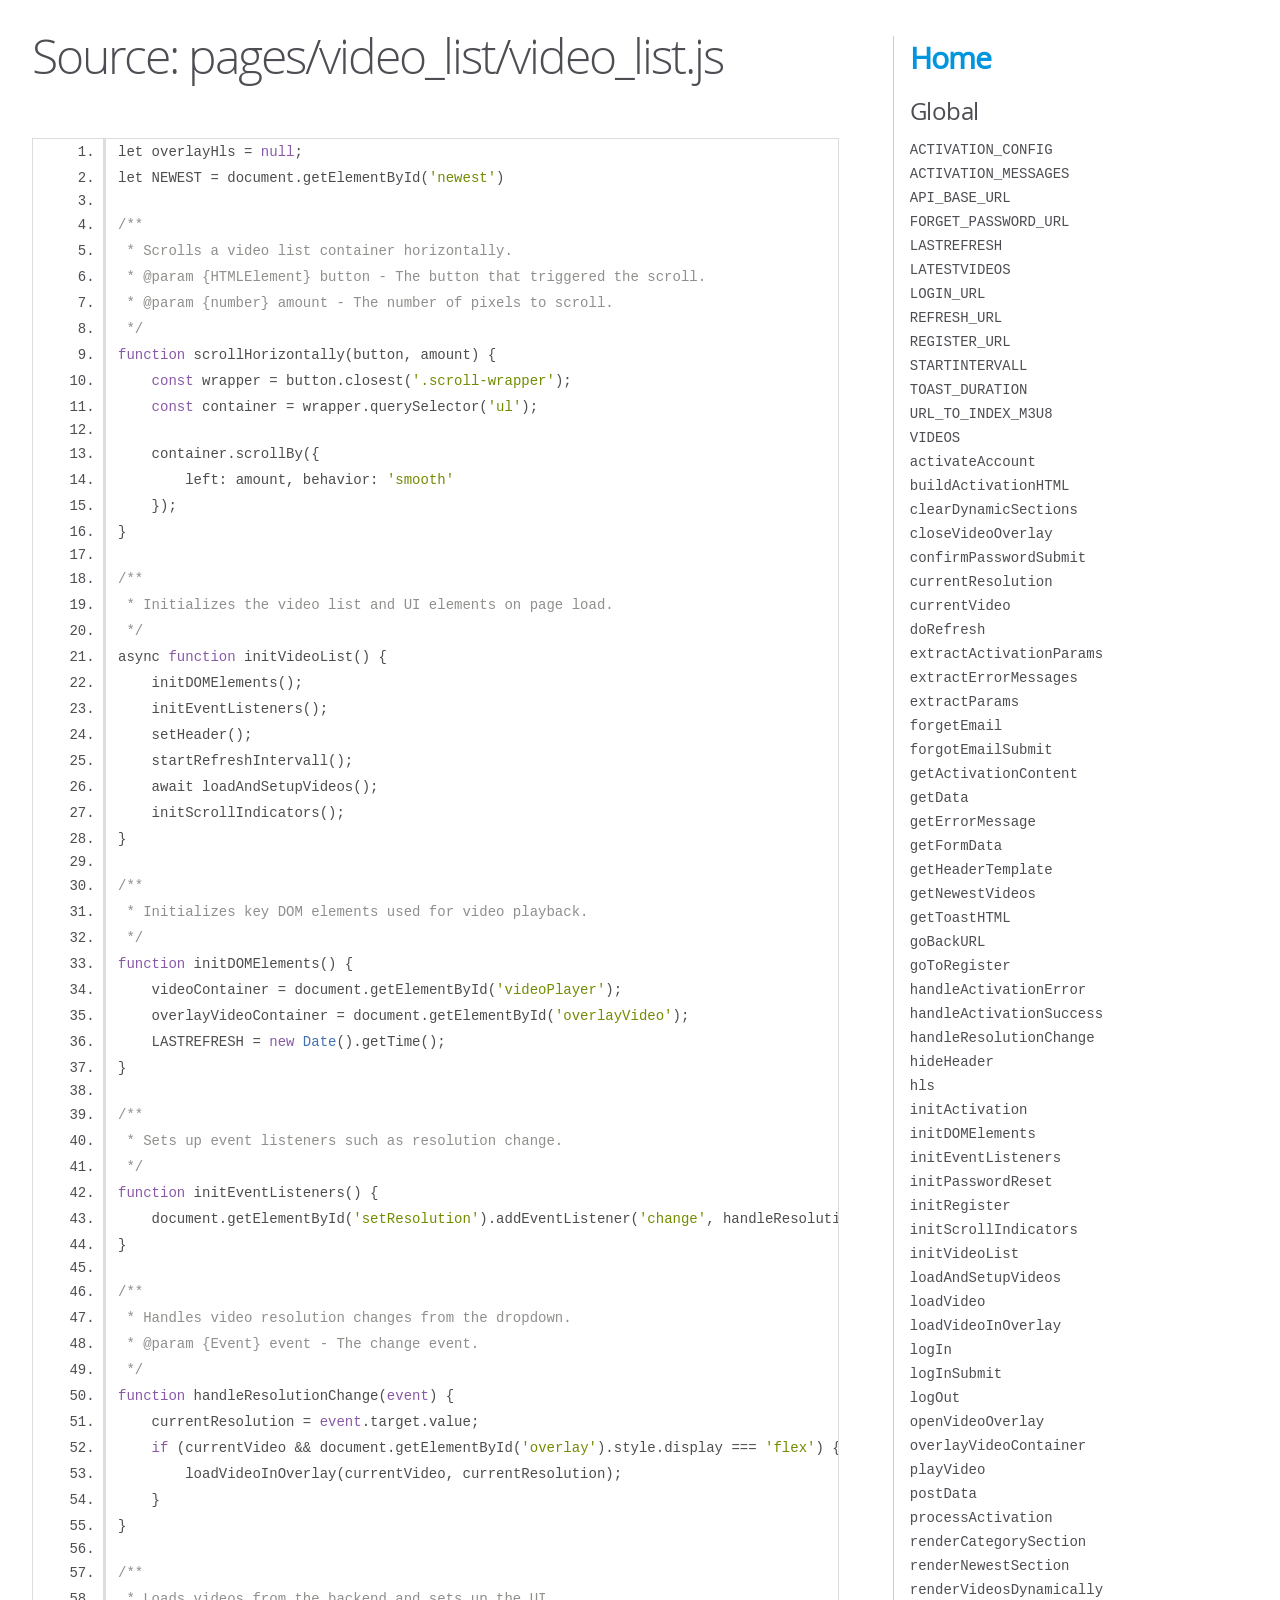
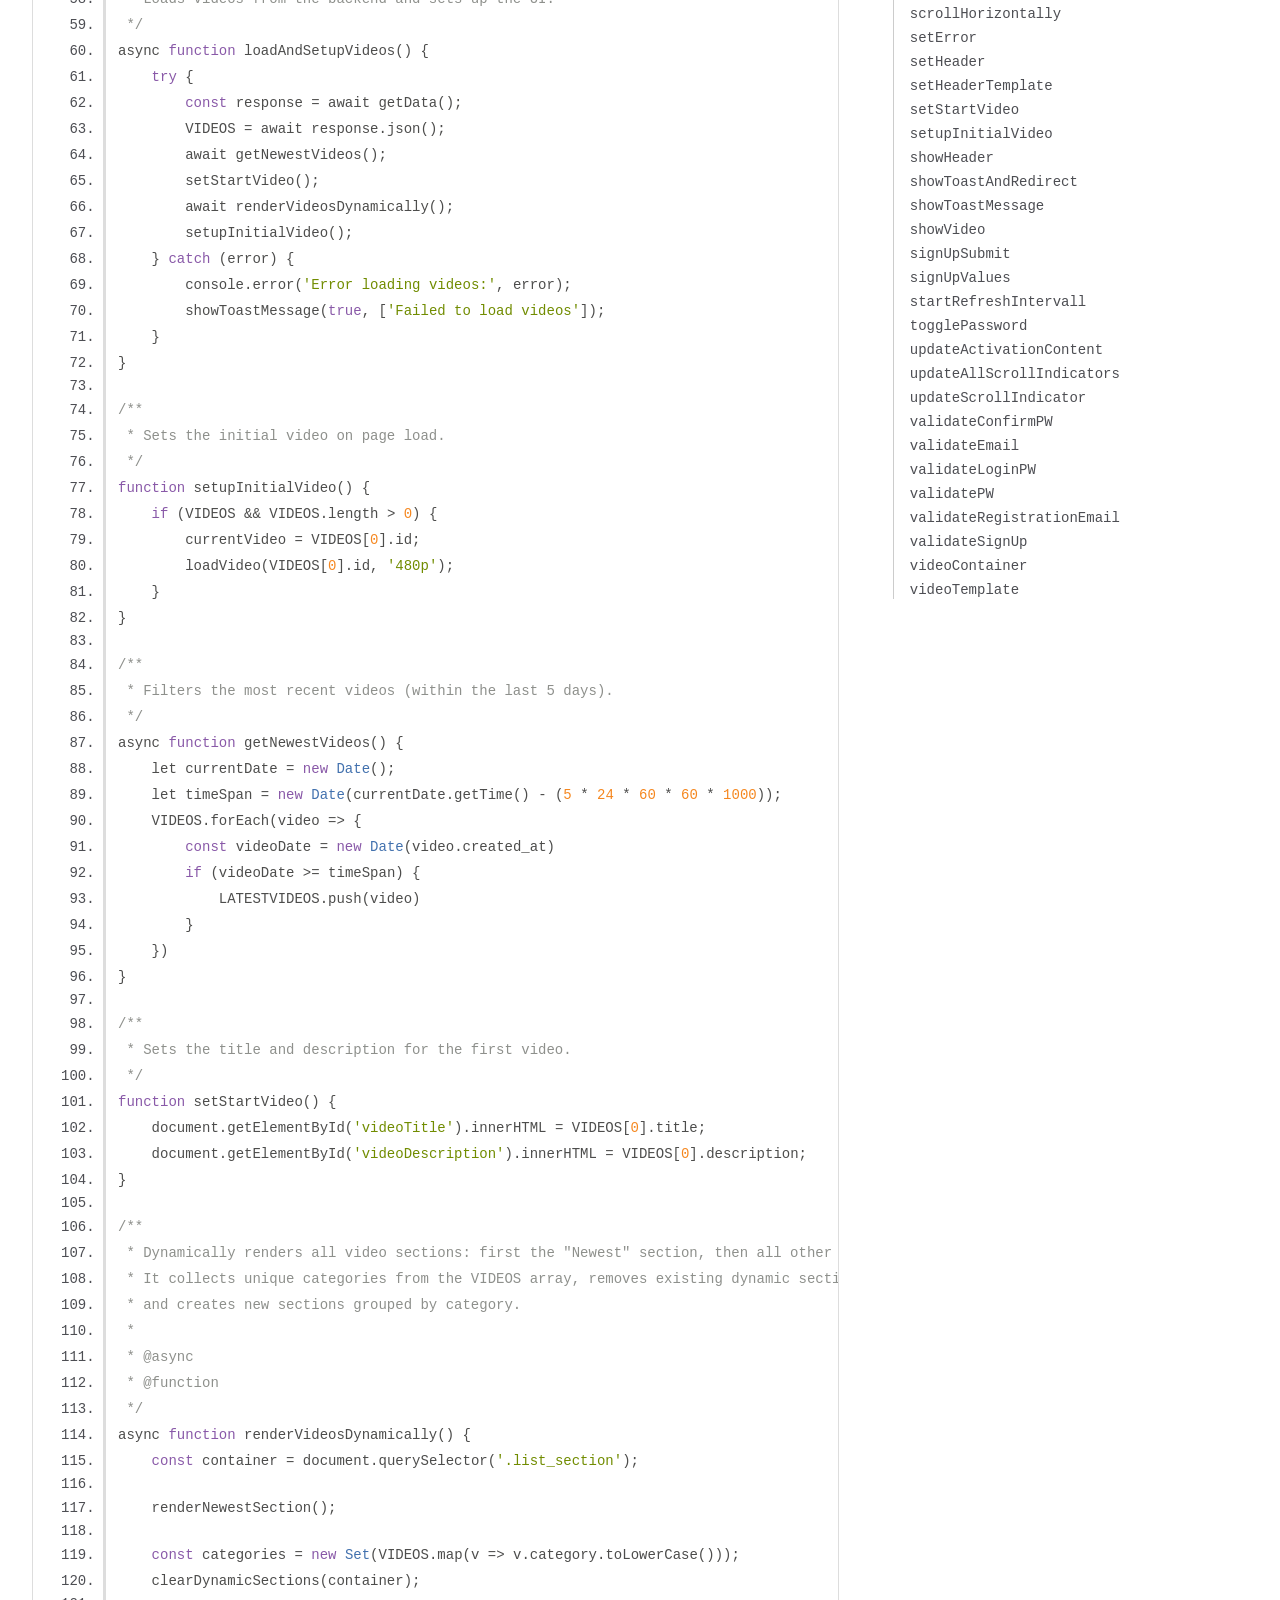
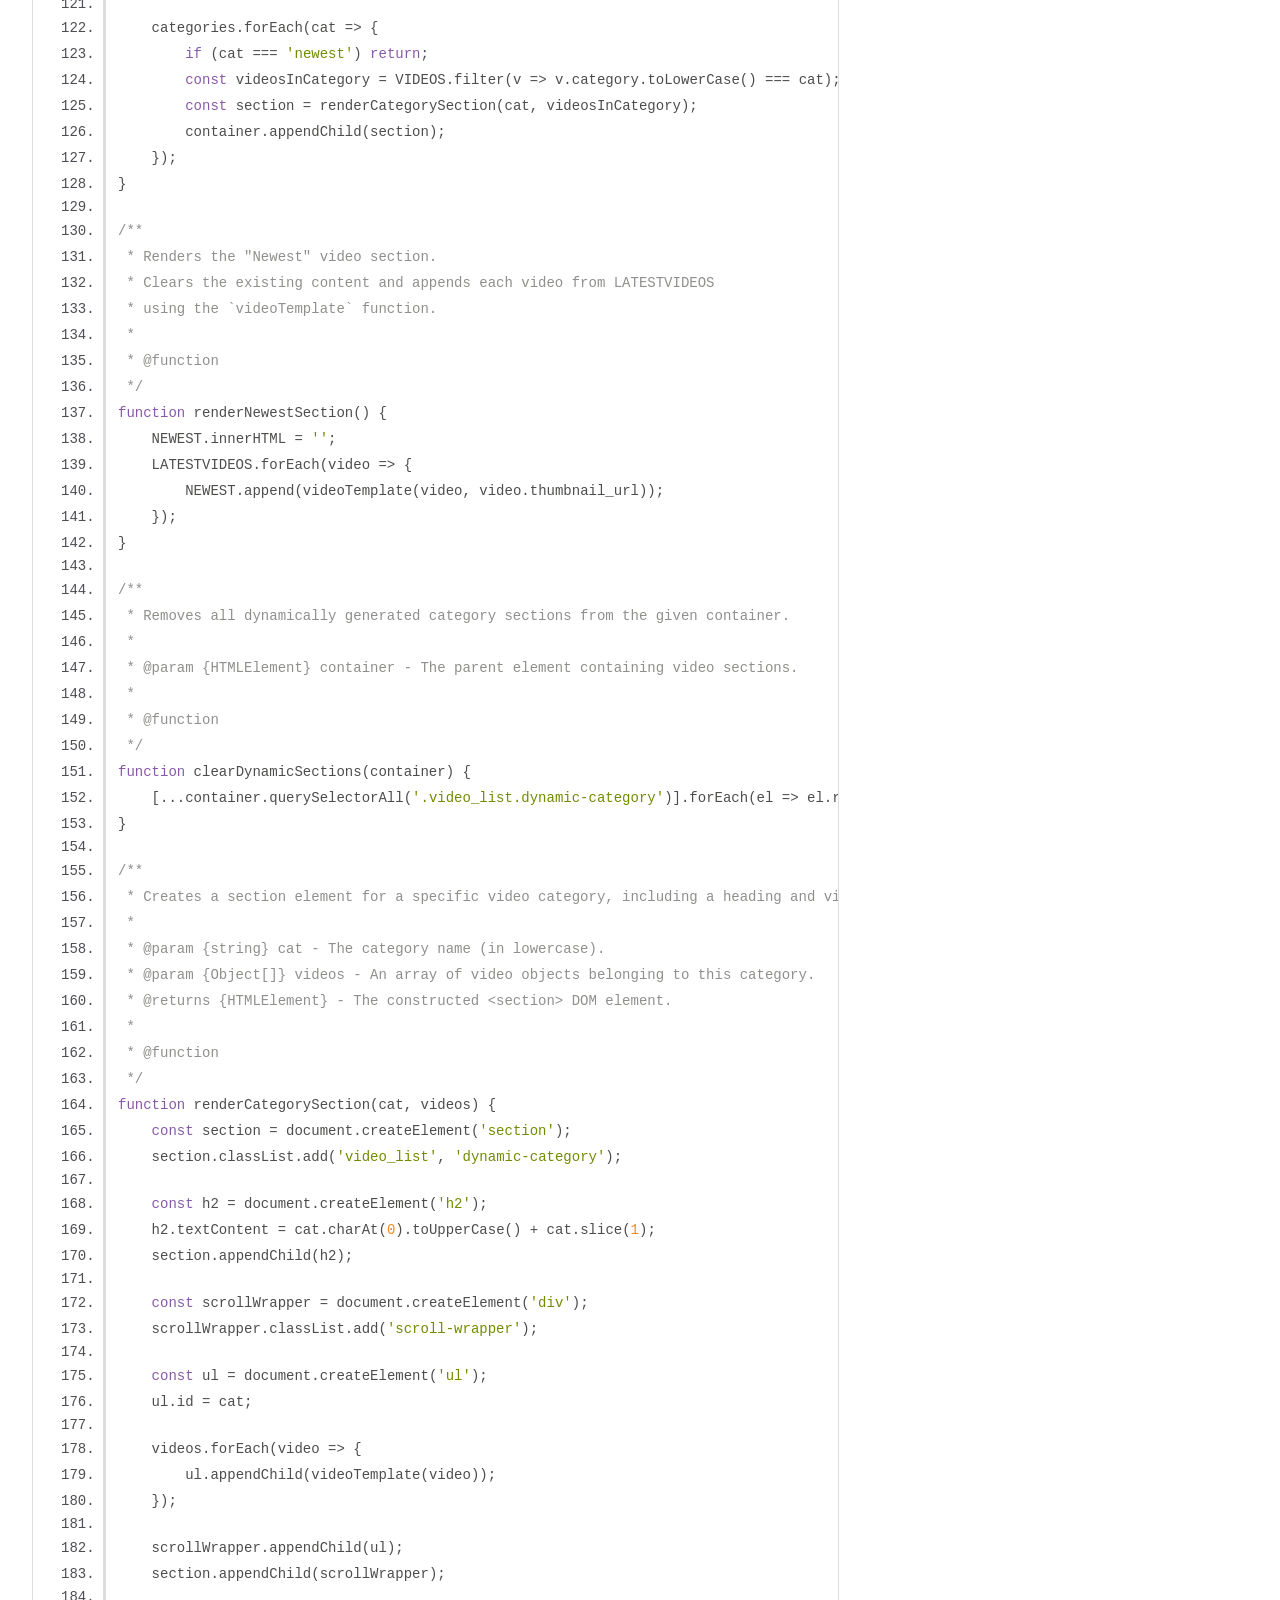
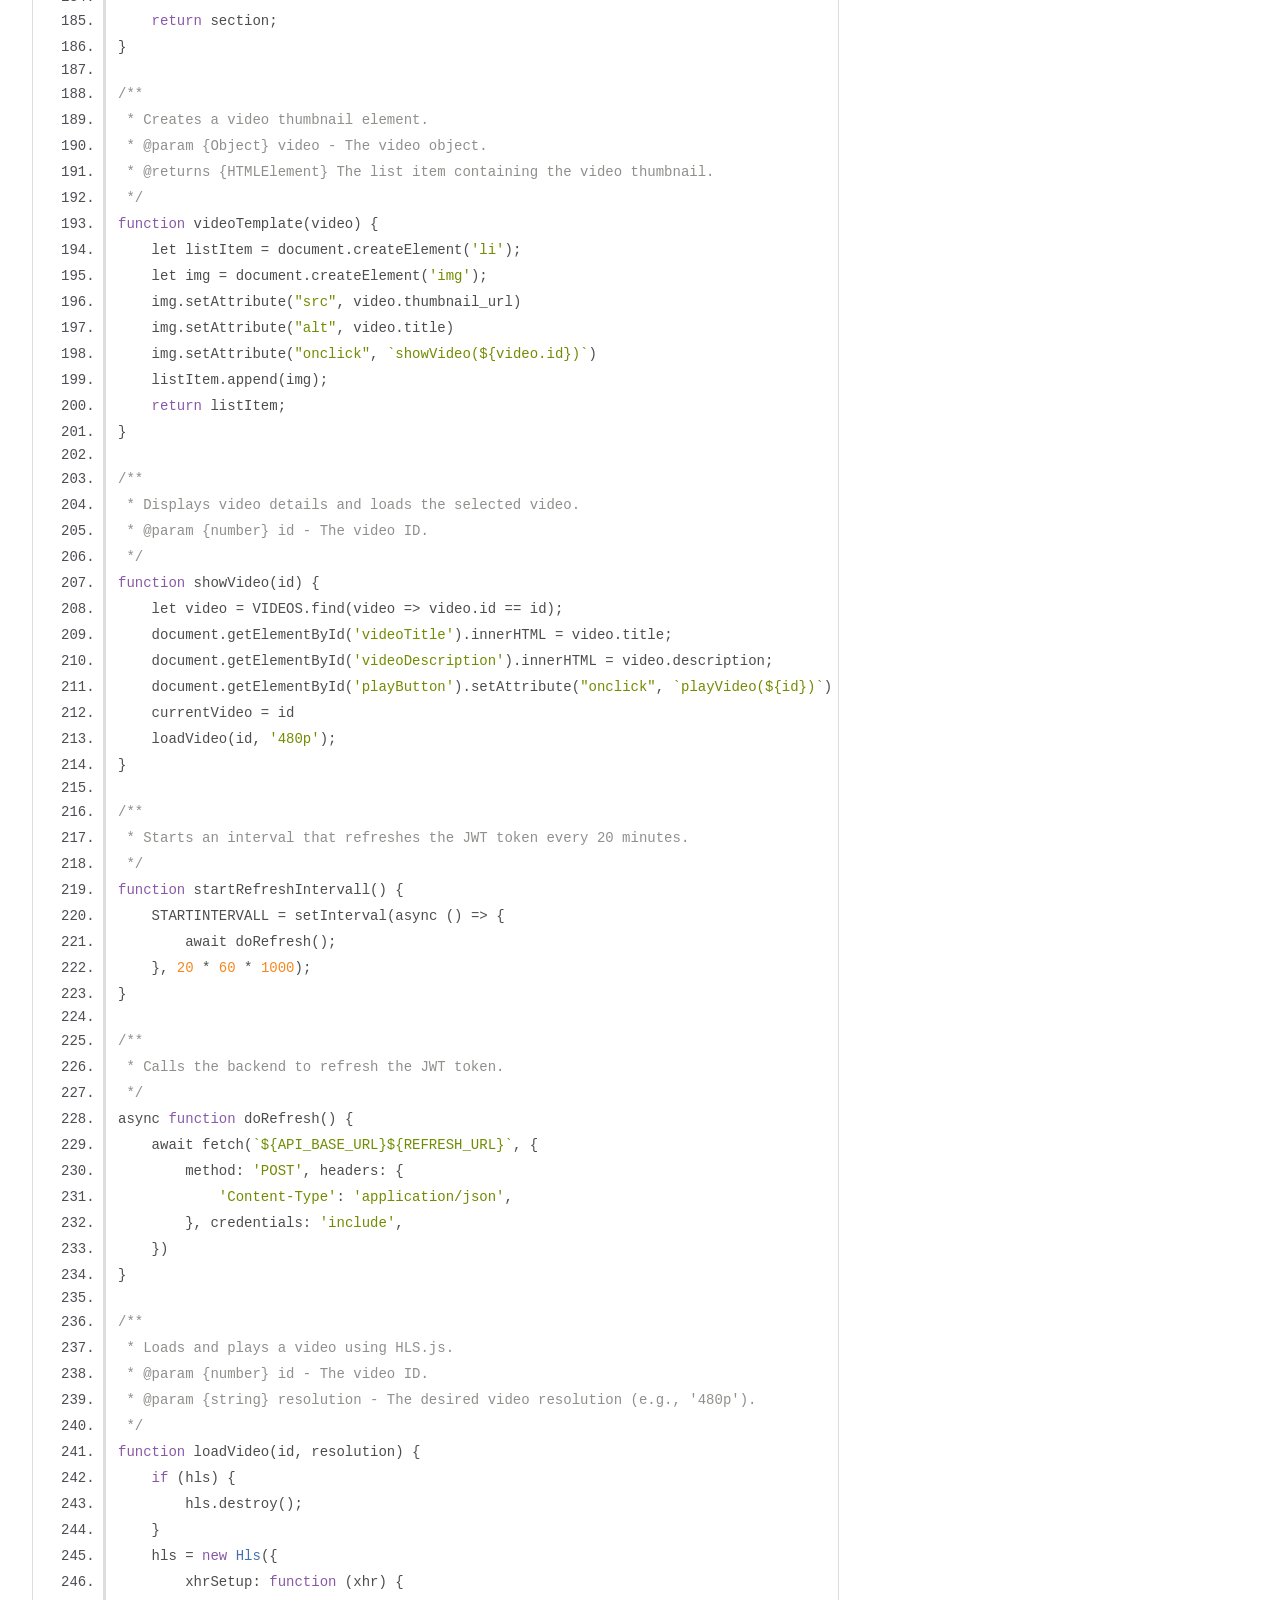
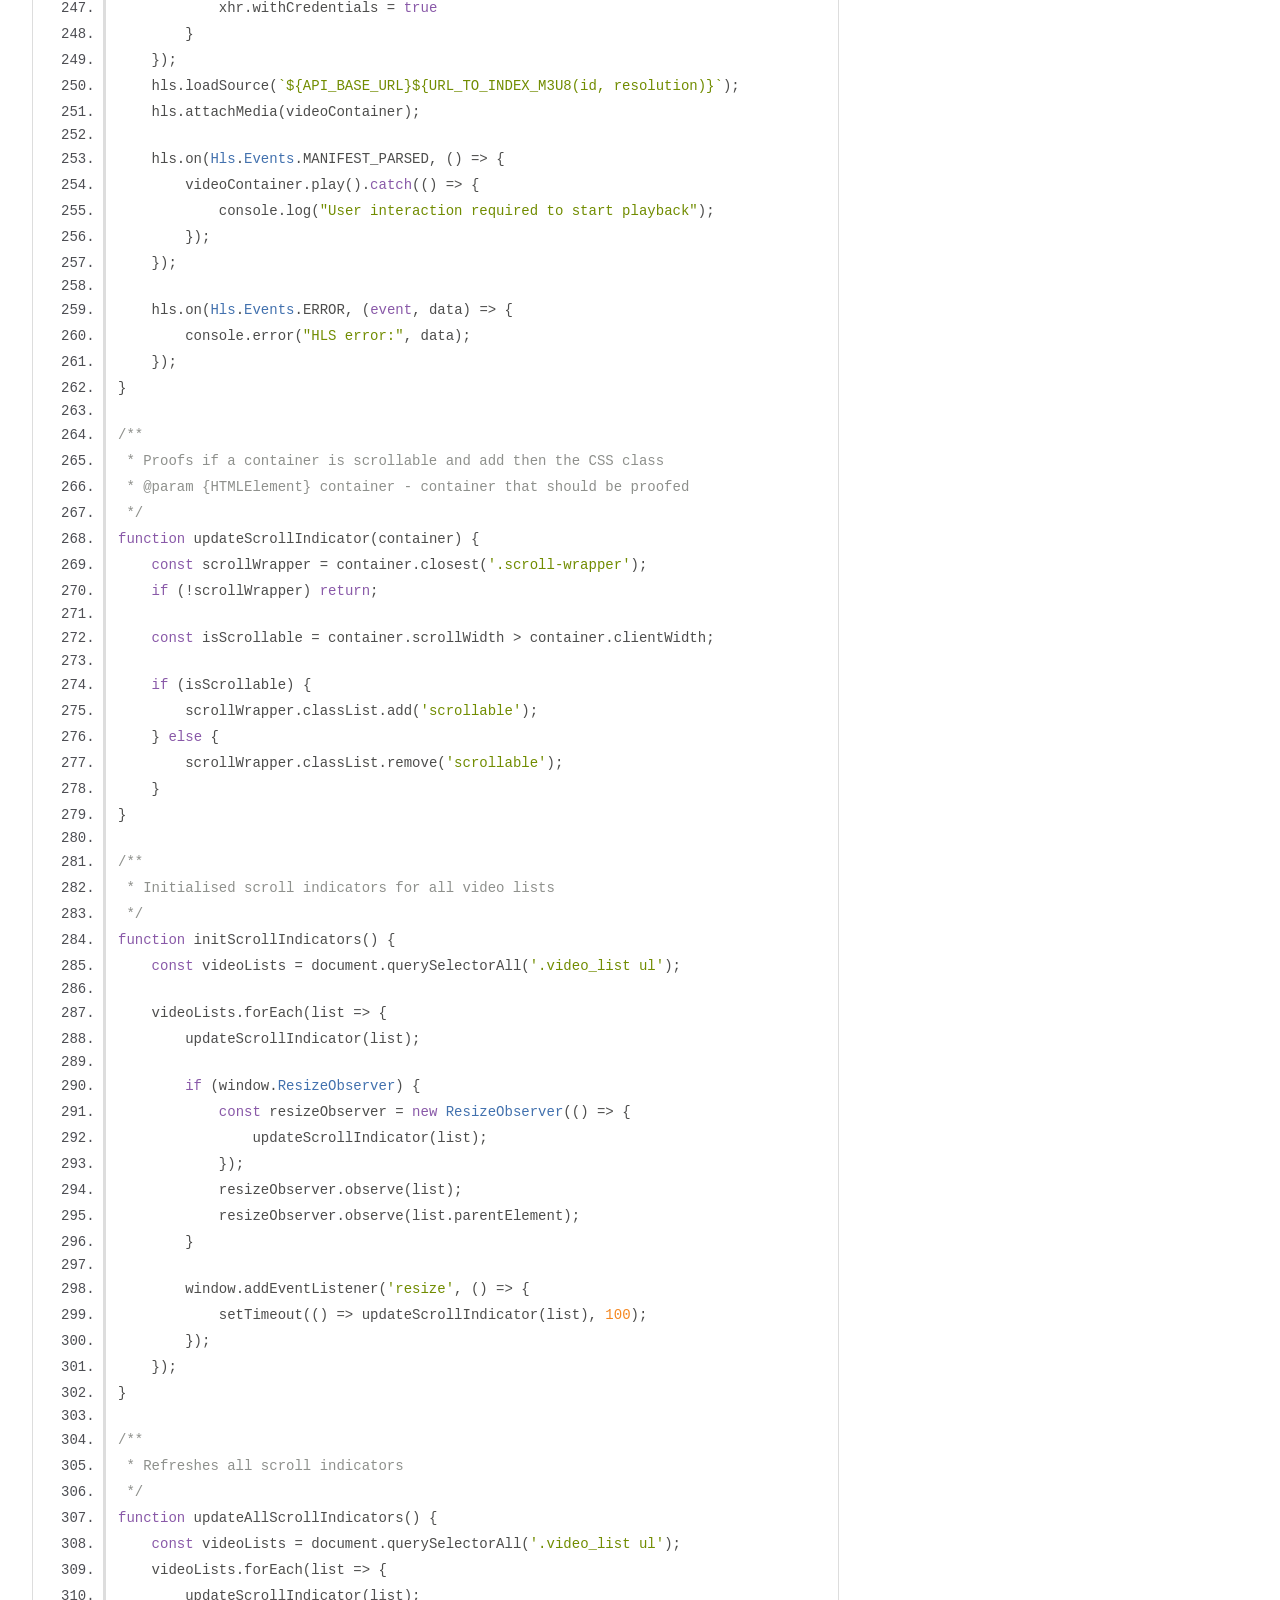
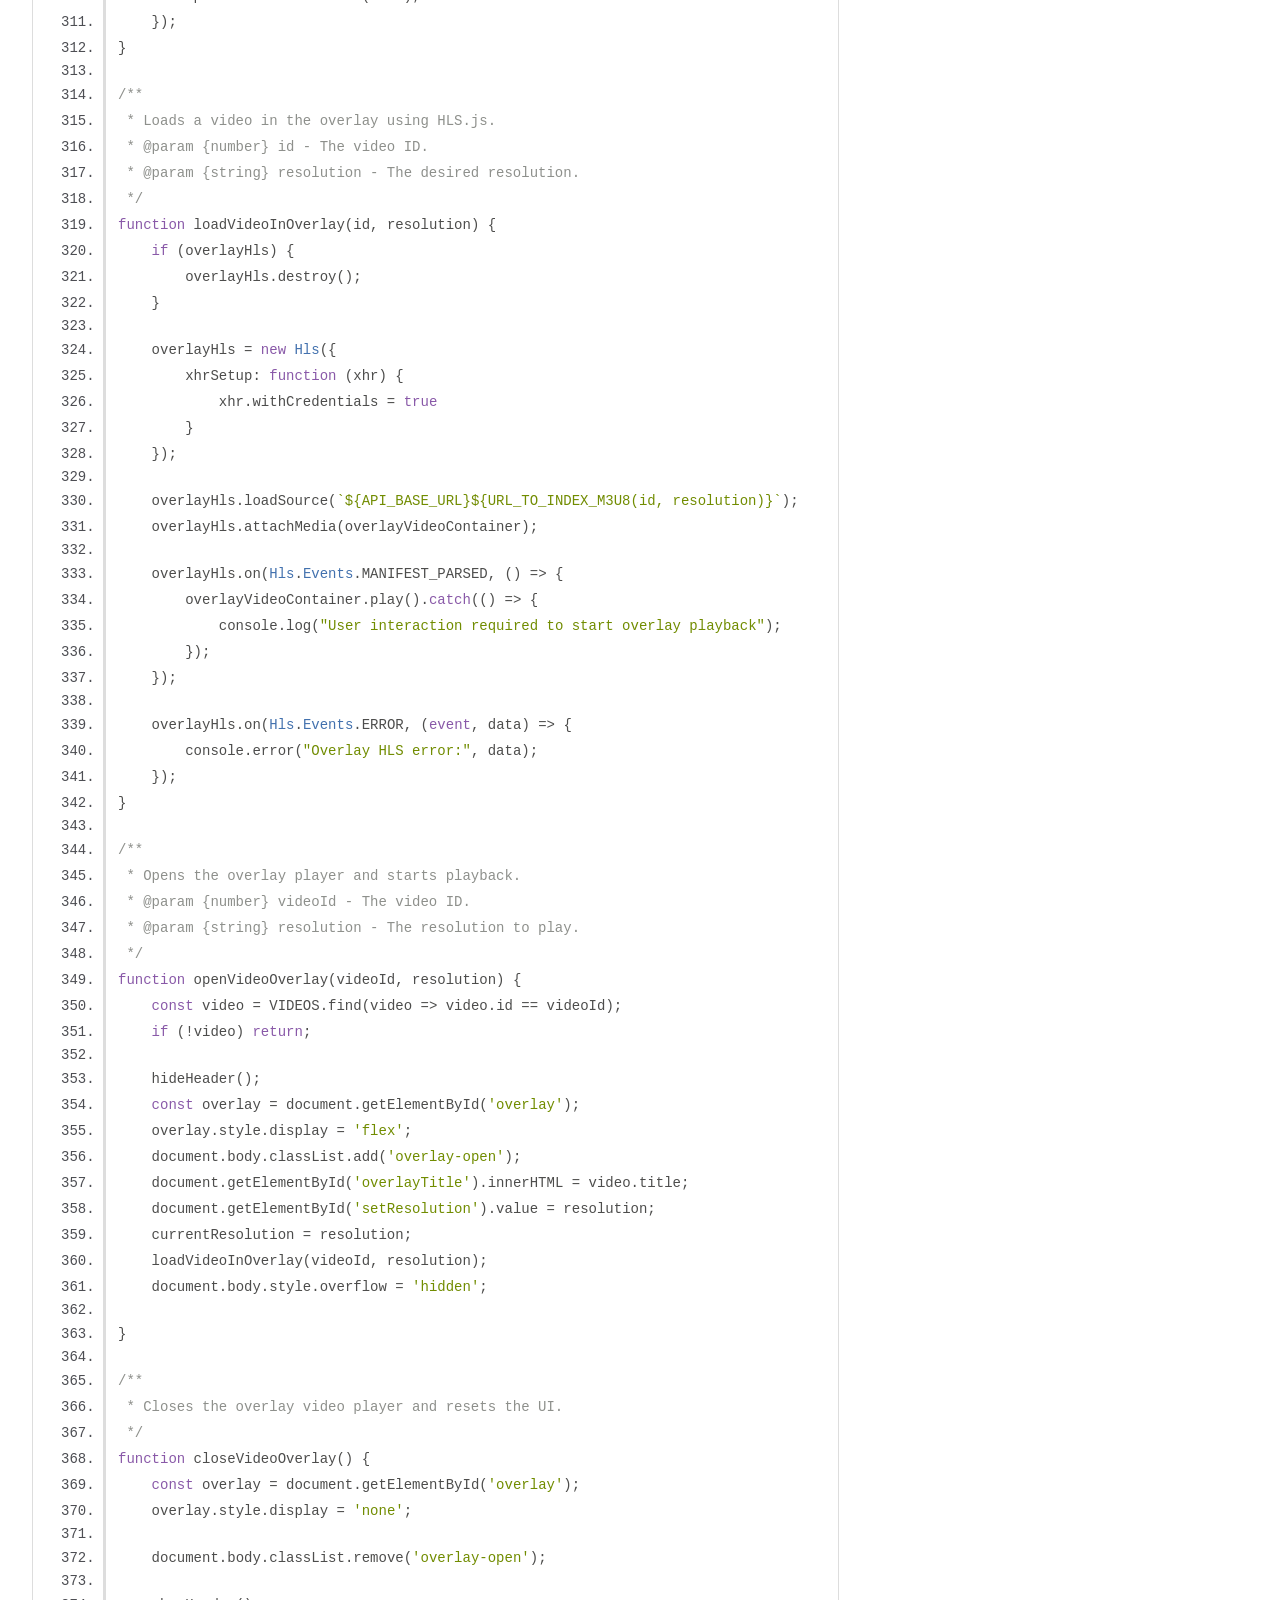
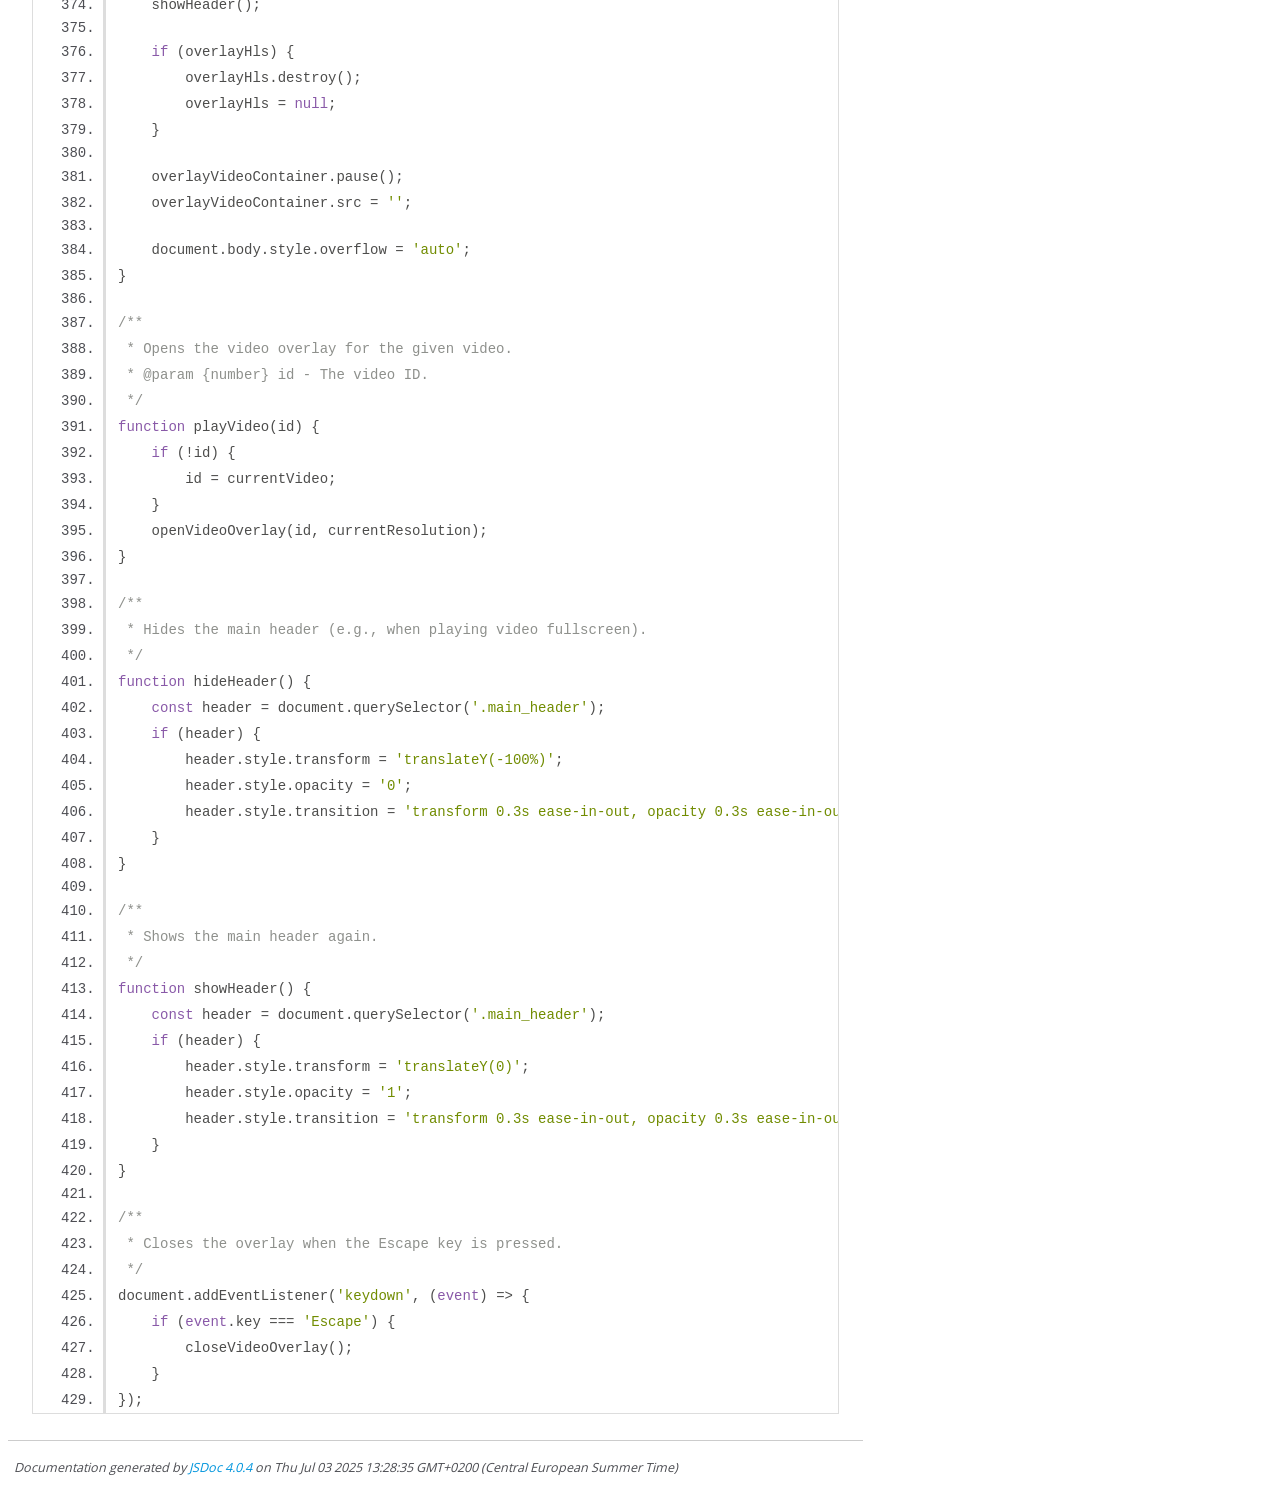
<file: docs/jsdoc/pages_video_list_video_list.js.html>
<!DOCTYPE html>
<html lang="en">
<head>
    <meta charset="utf-8">
    <title>JSDoc: Source: pages/video_list/video_list.js</title>

    <script src="scripts/prettify/prettify.js"> </script>
    <script src="scripts/prettify/lang-css.js"> </script>
    <!--[if lt IE 9]>
      <script src="//html5shiv.googlecode.com/svn/trunk/html5.js"></script>
    <![endif]-->
    <link type="text/css" rel="stylesheet" href="styles/prettify-tomorrow.css">
    <link type="text/css" rel="stylesheet" href="styles/jsdoc-default.css">
</head>

<body>

<div id="main">

    <h1 class="page-title">Source: pages/video_list/video_list.js</h1>

    



    
    <section>
        <article>
            <pre class="prettyprint source linenums"><code>let overlayHls = null;
let NEWEST = document.getElementById('newest')

/**
 * Scrolls a video list container horizontally.
 * @param {HTMLElement} button - The button that triggered the scroll.
 * @param {number} amount - The number of pixels to scroll.
 */
function scrollHorizontally(button, amount) {
    const wrapper = button.closest('.scroll-wrapper');
    const container = wrapper.querySelector('ul');

    container.scrollBy({
        left: amount, behavior: 'smooth'
    });
}

/**
 * Initializes the video list and UI elements on page load.
 */
async function initVideoList() {
    initDOMElements();
    initEventListeners();
    setHeader();
    startRefreshIntervall();
    await loadAndSetupVideos();
    initScrollIndicators();
}

/**
 * Initializes key DOM elements used for video playback.
 */
function initDOMElements() {
    videoContainer = document.getElementById('videoPlayer');
    overlayVideoContainer = document.getElementById('overlayVideo');
    LASTREFRESH = new Date().getTime();
}

/**
 * Sets up event listeners such as resolution change.
 */
function initEventListeners() {
    document.getElementById('setResolution').addEventListener('change', handleResolutionChange);
}

/**
 * Handles video resolution changes from the dropdown.
 * @param {Event} event - The change event.
 */
function handleResolutionChange(event) {
    currentResolution = event.target.value;
    if (currentVideo &amp;&amp; document.getElementById('overlay').style.display === 'flex') {
        loadVideoInOverlay(currentVideo, currentResolution);
    }
}

/**
 * Loads videos from the backend and sets up the UI.
 */
async function loadAndSetupVideos() {
    try {
        const response = await getData();
        VIDEOS = await response.json();
        await getNewestVideos();
        setStartVideo();
        await renderVideosDynamically();
        setupInitialVideo();
    } catch (error) {
        console.error('Error loading videos:', error);
        showToastMessage(true, ['Failed to load videos']);
    }
}

/**
 * Sets the initial video on page load.
 */
function setupInitialVideo() {
    if (VIDEOS &amp;&amp; VIDEOS.length > 0) {
        currentVideo = VIDEOS[0].id;
        loadVideo(VIDEOS[0].id, '480p');
    }
}

/**
 * Filters the most recent videos (within the last 5 days).
 */
async function getNewestVideos() {
    let currentDate = new Date();
    let timeSpan = new Date(currentDate.getTime() - (5 * 24 * 60 * 60 * 1000));
    VIDEOS.forEach(video => {
        const videoDate = new Date(video.created_at)
        if (videoDate >= timeSpan) {
            LATESTVIDEOS.push(video)
        }
    })
}

/**
 * Sets the title and description for the first video.
 */
function setStartVideo() {
    document.getElementById('videoTitle').innerHTML = VIDEOS[0].title;
    document.getElementById('videoDescription').innerHTML = VIDEOS[0].description;
}

/**
 * Dynamically renders all video sections: first the "Newest" section, then all other categories.
 * It collects unique categories from the VIDEOS array, removes existing dynamic sections,
 * and creates new sections grouped by category.
 *
 * @async
 * @function
 */
async function renderVideosDynamically() {
    const container = document.querySelector('.list_section');

    renderNewestSection();

    const categories = new Set(VIDEOS.map(v => v.category.toLowerCase()));
    clearDynamicSections(container);

    categories.forEach(cat => {
        if (cat === 'newest') return;
        const videosInCategory = VIDEOS.filter(v => v.category.toLowerCase() === cat);
        const section = renderCategorySection(cat, videosInCategory);
        container.appendChild(section);
    });
}

/**
 * Renders the "Newest" video section.
 * Clears the existing content and appends each video from LATESTVIDEOS
 * using the `videoTemplate` function.
 *
 * @function
 */
function renderNewestSection() {
    NEWEST.innerHTML = '';
    LATESTVIDEOS.forEach(video => {
        NEWEST.append(videoTemplate(video, video.thumbnail_url));
    });
}

/**
 * Removes all dynamically generated category sections from the given container.
 *
 * @param {HTMLElement} container - The parent element containing video sections.
 *
 * @function
 */
function clearDynamicSections(container) {
    [...container.querySelectorAll('.video_list.dynamic-category')].forEach(el => el.remove());
}

/**
 * Creates a section element for a specific video category, including a heading and video list.
 *
 * @param {string} cat - The category name (in lowercase).
 * @param {Object[]} videos - An array of video objects belonging to this category.
 * @returns {HTMLElement} - The constructed &lt;section> DOM element.
 *
 * @function
 */
function renderCategorySection(cat, videos) {
    const section = document.createElement('section');
    section.classList.add('video_list', 'dynamic-category');

    const h2 = document.createElement('h2');
    h2.textContent = cat.charAt(0).toUpperCase() + cat.slice(1);
    section.appendChild(h2);

    const scrollWrapper = document.createElement('div');
    scrollWrapper.classList.add('scroll-wrapper');

    const ul = document.createElement('ul');
    ul.id = cat;

    videos.forEach(video => {
        ul.appendChild(videoTemplate(video));
    });

    scrollWrapper.appendChild(ul);
    section.appendChild(scrollWrapper);

    return section;
}

/**
 * Creates a video thumbnail element.
 * @param {Object} video - The video object.
 * @returns {HTMLElement} The list item containing the video thumbnail.
 */
function videoTemplate(video) {
    let listItem = document.createElement('li');
    let img = document.createElement('img');
    img.setAttribute("src", video.thumbnail_url)
    img.setAttribute("alt", video.title)
    img.setAttribute("onclick", `showVideo(${video.id})`)
    listItem.append(img);
    return listItem;
}

/**
 * Displays video details and loads the selected video.
 * @param {number} id - The video ID.
 */
function showVideo(id) {
    let video = VIDEOS.find(video => video.id == id);
    document.getElementById('videoTitle').innerHTML = video.title;
    document.getElementById('videoDescription').innerHTML = video.description;
    document.getElementById('playButton').setAttribute("onclick", `playVideo(${id})`)
    currentVideo = id
    loadVideo(id, '480p');
}

/**
 * Starts an interval that refreshes the JWT token every 20 minutes.
 */
function startRefreshIntervall() {
    STARTINTERVALL = setInterval(async () => {
        await doRefresh();
    }, 20 * 60 * 1000);
}

/**
 * Calls the backend to refresh the JWT token.
 */
async function doRefresh() {
    await fetch(`${API_BASE_URL}${REFRESH_URL}`, {
        method: 'POST', headers: {
            'Content-Type': 'application/json',
        }, credentials: 'include',
    })
}

/**
 * Loads and plays a video using HLS.js.
 * @param {number} id - The video ID.
 * @param {string} resolution - The desired video resolution (e.g., '480p').
 */
function loadVideo(id, resolution) {
    if (hls) {
        hls.destroy();
    }
    hls = new Hls({
        xhrSetup: function (xhr) {
            xhr.withCredentials = true
        }
    });
    hls.loadSource(`${API_BASE_URL}${URL_TO_INDEX_M3U8(id, resolution)}`);
    hls.attachMedia(videoContainer);

    hls.on(Hls.Events.MANIFEST_PARSED, () => {
        videoContainer.play().catch(() => {
            console.log("User interaction required to start playback");
        });
    });

    hls.on(Hls.Events.ERROR, (event, data) => {
        console.error("HLS error:", data);
    });
}

/**
 * Proofs if a container is scrollable and add then the CSS class
 * @param {HTMLElement} container - container that should be proofed
 */
function updateScrollIndicator(container) {
    const scrollWrapper = container.closest('.scroll-wrapper');
    if (!scrollWrapper) return;

    const isScrollable = container.scrollWidth > container.clientWidth;

    if (isScrollable) {
        scrollWrapper.classList.add('scrollable');
    } else {
        scrollWrapper.classList.remove('scrollable');
    }
}

/**
 * Initialised scroll indicators for all video lists
 */
function initScrollIndicators() {
    const videoLists = document.querySelectorAll('.video_list ul');

    videoLists.forEach(list => {
        updateScrollIndicator(list);

        if (window.ResizeObserver) {
            const resizeObserver = new ResizeObserver(() => {
                updateScrollIndicator(list);
            });
            resizeObserver.observe(list);
            resizeObserver.observe(list.parentElement);
        }

        window.addEventListener('resize', () => {
            setTimeout(() => updateScrollIndicator(list), 100);
        });
    });
}

/**
 * Refreshes all scroll indicators
 */
function updateAllScrollIndicators() {
    const videoLists = document.querySelectorAll('.video_list ul');
    videoLists.forEach(list => {
        updateScrollIndicator(list);
    });
}

/**
 * Loads a video in the overlay using HLS.js.
 * @param {number} id - The video ID.
 * @param {string} resolution - The desired resolution.
 */
function loadVideoInOverlay(id, resolution) {
    if (overlayHls) {
        overlayHls.destroy();
    }

    overlayHls = new Hls({
        xhrSetup: function (xhr) {
            xhr.withCredentials = true
        }
    });

    overlayHls.loadSource(`${API_BASE_URL}${URL_TO_INDEX_M3U8(id, resolution)}`);
    overlayHls.attachMedia(overlayVideoContainer);

    overlayHls.on(Hls.Events.MANIFEST_PARSED, () => {
        overlayVideoContainer.play().catch(() => {
            console.log("User interaction required to start overlay playback");
        });
    });

    overlayHls.on(Hls.Events.ERROR, (event, data) => {
        console.error("Overlay HLS error:", data);
    });
}

/**
 * Opens the overlay player and starts playback.
 * @param {number} videoId - The video ID.
 * @param {string} resolution - The resolution to play.
 */
function openVideoOverlay(videoId, resolution) {
    const video = VIDEOS.find(video => video.id == videoId);
    if (!video) return;

    hideHeader();
    const overlay = document.getElementById('overlay');
    overlay.style.display = 'flex';
    document.body.classList.add('overlay-open');
    document.getElementById('overlayTitle').innerHTML = video.title;
    document.getElementById('setResolution').value = resolution;
    currentResolution = resolution;
    loadVideoInOverlay(videoId, resolution);
    document.body.style.overflow = 'hidden';

}

/**
 * Closes the overlay video player and resets the UI.
 */
function closeVideoOverlay() {
    const overlay = document.getElementById('overlay');
    overlay.style.display = 'none';

    document.body.classList.remove('overlay-open');

    showHeader();

    if (overlayHls) {
        overlayHls.destroy();
        overlayHls = null;
    }

    overlayVideoContainer.pause();
    overlayVideoContainer.src = '';

    document.body.style.overflow = 'auto';
}

/**
 * Opens the video overlay for the given video.
 * @param {number} id - The video ID.
 */
function playVideo(id) {
    if (!id) {
        id = currentVideo;
    }
    openVideoOverlay(id, currentResolution);
}

/**
 * Hides the main header (e.g., when playing video fullscreen).
 */
function hideHeader() {
    const header = document.querySelector('.main_header');
    if (header) {
        header.style.transform = 'translateY(-100%)';
        header.style.opacity = '0';
        header.style.transition = 'transform 0.3s ease-in-out, opacity 0.3s ease-in-out';
    }
}

/**
 * Shows the main header again.
 */
function showHeader() {
    const header = document.querySelector('.main_header');
    if (header) {
        header.style.transform = 'translateY(0)';
        header.style.opacity = '1';
        header.style.transition = 'transform 0.3s ease-in-out, opacity 0.3s ease-in-out';
    }
}

/**
 * Closes the overlay when the Escape key is pressed.
 */
document.addEventListener('keydown', (event) => {
    if (event.key === 'Escape') {
        closeVideoOverlay();
    }
});
</code></pre>
        </article>
    </section>




</div>

<nav>
    <h2><a href="index.html">Home</a></h2><h3>Global</h3><ul><li><a href="global.html#ACTIVATION_CONFIG">ACTIVATION_CONFIG</a></li><li><a href="global.html#ACTIVATION_MESSAGES">ACTIVATION_MESSAGES</a></li><li><a href="global.html#API_BASE_URL">API_BASE_URL</a></li><li><a href="global.html#FORGET_PASSWORD_URL">FORGET_PASSWORD_URL</a></li><li><a href="global.html#LASTREFRESH">LASTREFRESH</a></li><li><a href="global.html#LATESTVIDEOS">LATESTVIDEOS</a></li><li><a href="global.html#LOGIN_URL">LOGIN_URL</a></li><li><a href="global.html#REFRESH_URL">REFRESH_URL</a></li><li><a href="global.html#REGISTER_URL">REGISTER_URL</a></li><li><a href="global.html#STARTINTERVALL">STARTINTERVALL</a></li><li><a href="global.html#TOAST_DURATION">TOAST_DURATION</a></li><li><a href="global.html#URL_TO_INDEX_M3U8">URL_TO_INDEX_M3U8</a></li><li><a href="global.html#VIDEOS">VIDEOS</a></li><li><a href="global.html#activateAccount">activateAccount</a></li><li><a href="global.html#buildActivationHTML">buildActivationHTML</a></li><li><a href="global.html#clearDynamicSections">clearDynamicSections</a></li><li><a href="global.html#closeVideoOverlay">closeVideoOverlay</a></li><li><a href="global.html#confirmPasswordSubmit">confirmPasswordSubmit</a></li><li><a href="global.html#currentResolution">currentResolution</a></li><li><a href="global.html#currentVideo">currentVideo</a></li><li><a href="global.html#doRefresh">doRefresh</a></li><li><a href="global.html#extractActivationParams">extractActivationParams</a></li><li><a href="global.html#extractErrorMessages">extractErrorMessages</a></li><li><a href="global.html#extractParams">extractParams</a></li><li><a href="global.html#forgetEmail">forgetEmail</a></li><li><a href="global.html#forgotEmailSubmit">forgotEmailSubmit</a></li><li><a href="global.html#getActivationContent">getActivationContent</a></li><li><a href="global.html#getData">getData</a></li><li><a href="global.html#getErrorMessage">getErrorMessage</a></li><li><a href="global.html#getFormData">getFormData</a></li><li><a href="global.html#getHeaderTemplate">getHeaderTemplate</a></li><li><a href="global.html#getNewestVideos">getNewestVideos</a></li><li><a href="global.html#getToastHTML">getToastHTML</a></li><li><a href="global.html#goBackURL">goBackURL</a></li><li><a href="global.html#goToRegister">goToRegister</a></li><li><a href="global.html#handleActivationError">handleActivationError</a></li><li><a href="global.html#handleActivationSuccess">handleActivationSuccess</a></li><li><a href="global.html#handleResolutionChange">handleResolutionChange</a></li><li><a href="global.html#hideHeader">hideHeader</a></li><li><a href="global.html#hls">hls</a></li><li><a href="global.html#initActivation">initActivation</a></li><li><a href="global.html#initDOMElements">initDOMElements</a></li><li><a href="global.html#initEventListeners">initEventListeners</a></li><li><a href="global.html#initPasswordReset">initPasswordReset</a></li><li><a href="global.html#initRegister">initRegister</a></li><li><a href="global.html#initScrollIndicators">initScrollIndicators</a></li><li><a href="global.html#initVideoList">initVideoList</a></li><li><a href="global.html#loadAndSetupVideos">loadAndSetupVideos</a></li><li><a href="global.html#loadVideo">loadVideo</a></li><li><a href="global.html#loadVideoInOverlay">loadVideoInOverlay</a></li><li><a href="global.html#logIn">logIn</a></li><li><a href="global.html#logInSubmit">logInSubmit</a></li><li><a href="global.html#logOut">logOut</a></li><li><a href="global.html#openVideoOverlay">openVideoOverlay</a></li><li><a href="global.html#overlayVideoContainer">overlayVideoContainer</a></li><li><a href="global.html#playVideo">playVideo</a></li><li><a href="global.html#postData">postData</a></li><li><a href="global.html#processActivation">processActivation</a></li><li><a href="global.html#renderCategorySection">renderCategorySection</a></li><li><a href="global.html#renderNewestSection">renderNewestSection</a></li><li><a href="global.html#renderVideosDynamically">renderVideosDynamically</a></li><li><a href="global.html#scrollHorizontally">scrollHorizontally</a></li><li><a href="global.html#setError">setError</a></li><li><a href="global.html#setHeader">setHeader</a></li><li><a href="global.html#setHeaderTemplate">setHeaderTemplate</a></li><li><a href="global.html#setStartVideo">setStartVideo</a></li><li><a href="global.html#setupInitialVideo">setupInitialVideo</a></li><li><a href="global.html#showHeader">showHeader</a></li><li><a href="global.html#showToastAndRedirect">showToastAndRedirect</a></li><li><a href="global.html#showToastMessage">showToastMessage</a></li><li><a href="global.html#showVideo">showVideo</a></li><li><a href="global.html#signUpSubmit">signUpSubmit</a></li><li><a href="global.html#signUpValues">signUpValues</a></li><li><a href="global.html#startRefreshIntervall">startRefreshIntervall</a></li><li><a href="global.html#togglePassword">togglePassword</a></li><li><a href="global.html#updateActivationContent">updateActivationContent</a></li><li><a href="global.html#updateAllScrollIndicators">updateAllScrollIndicators</a></li><li><a href="global.html#updateScrollIndicator">updateScrollIndicator</a></li><li><a href="global.html#validateConfirmPW">validateConfirmPW</a></li><li><a href="global.html#validateEmail">validateEmail</a></li><li><a href="global.html#validateLoginPW">validateLoginPW</a></li><li><a href="global.html#validatePW">validatePW</a></li><li><a href="global.html#validateRegistrationEmail">validateRegistrationEmail</a></li><li><a href="global.html#validateSignUp">validateSignUp</a></li><li><a href="global.html#videoContainer">videoContainer</a></li><li><a href="global.html#videoTemplate">videoTemplate</a></li></ul>
</nav>

<br class="clear">

<footer>
    Documentation generated by <a href="https://github.com/jsdoc/jsdoc">JSDoc 4.0.4</a> on Thu Jul 03 2025 13:28:35 GMT+0200 (Central European Summer Time)
</footer>

<script> prettyPrint(); </script>
<script src="scripts/linenumber.js"> </script>
</body>
</html>
</file>
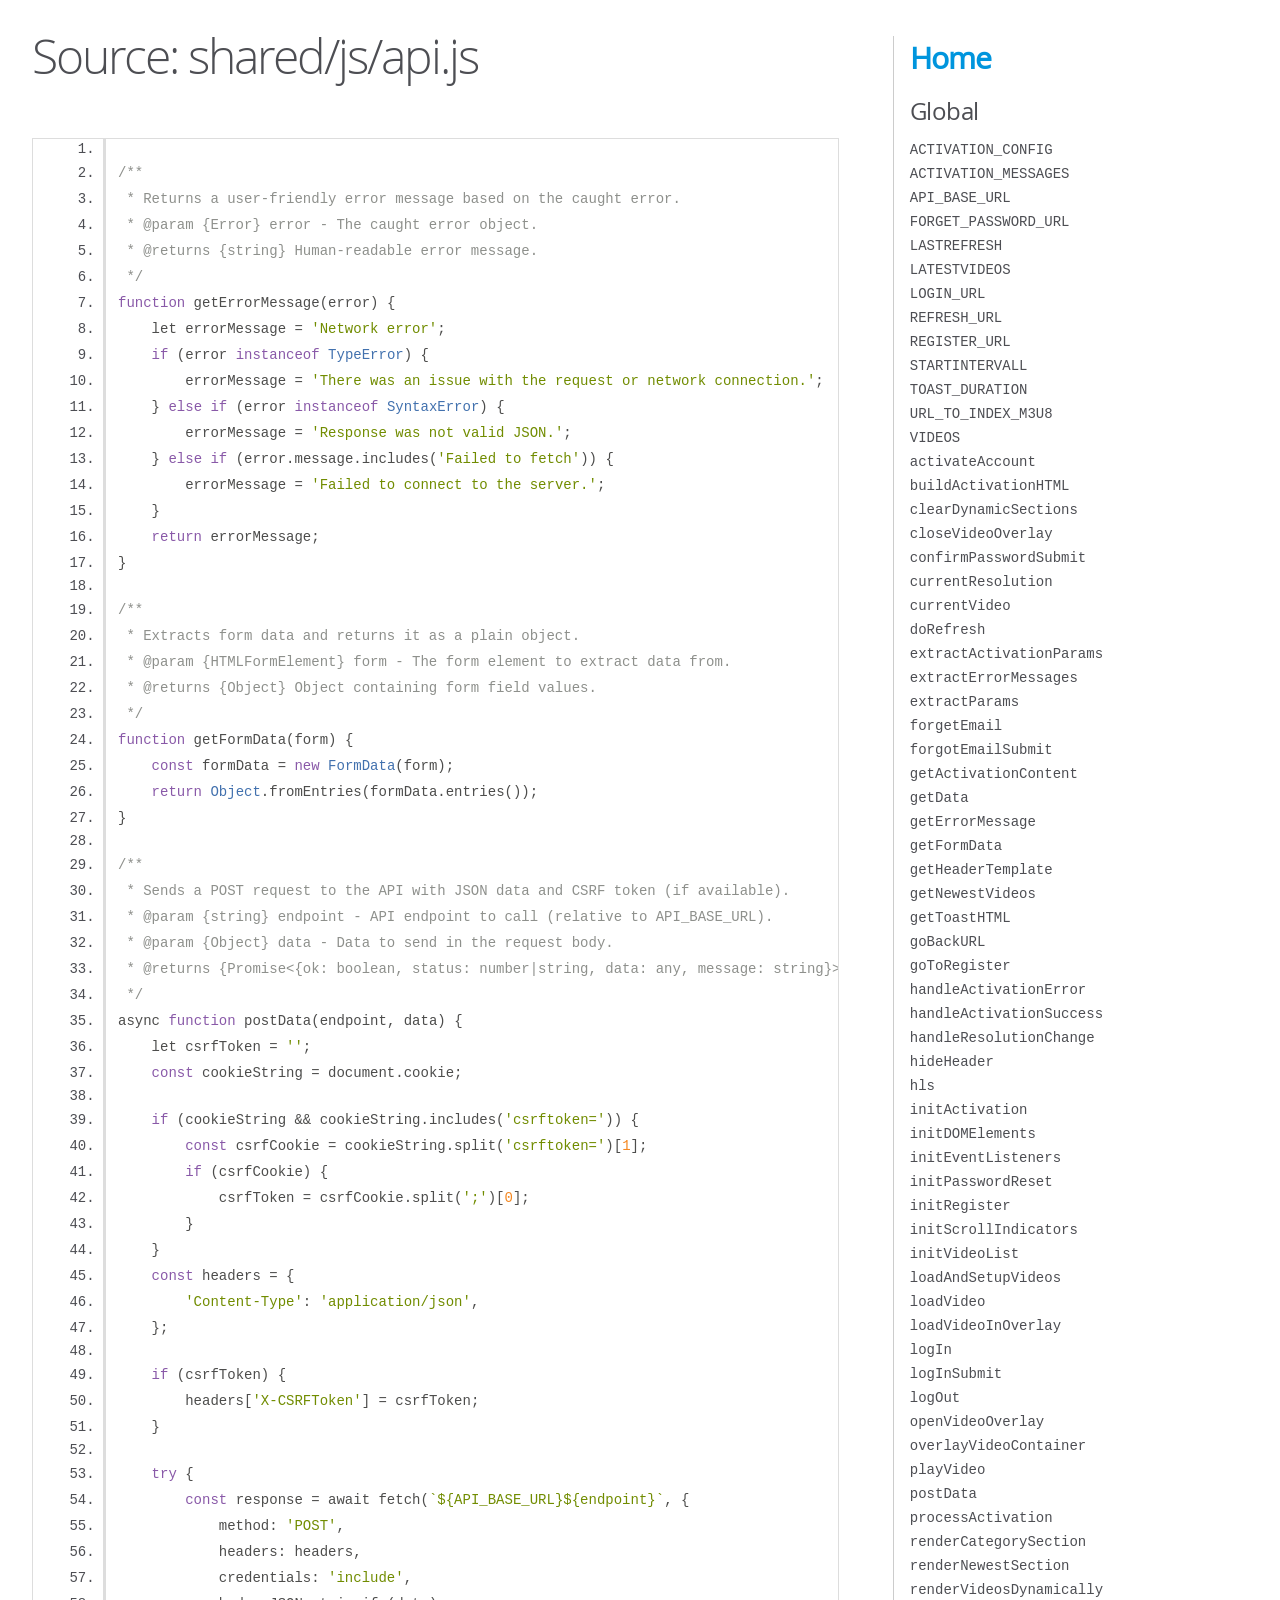
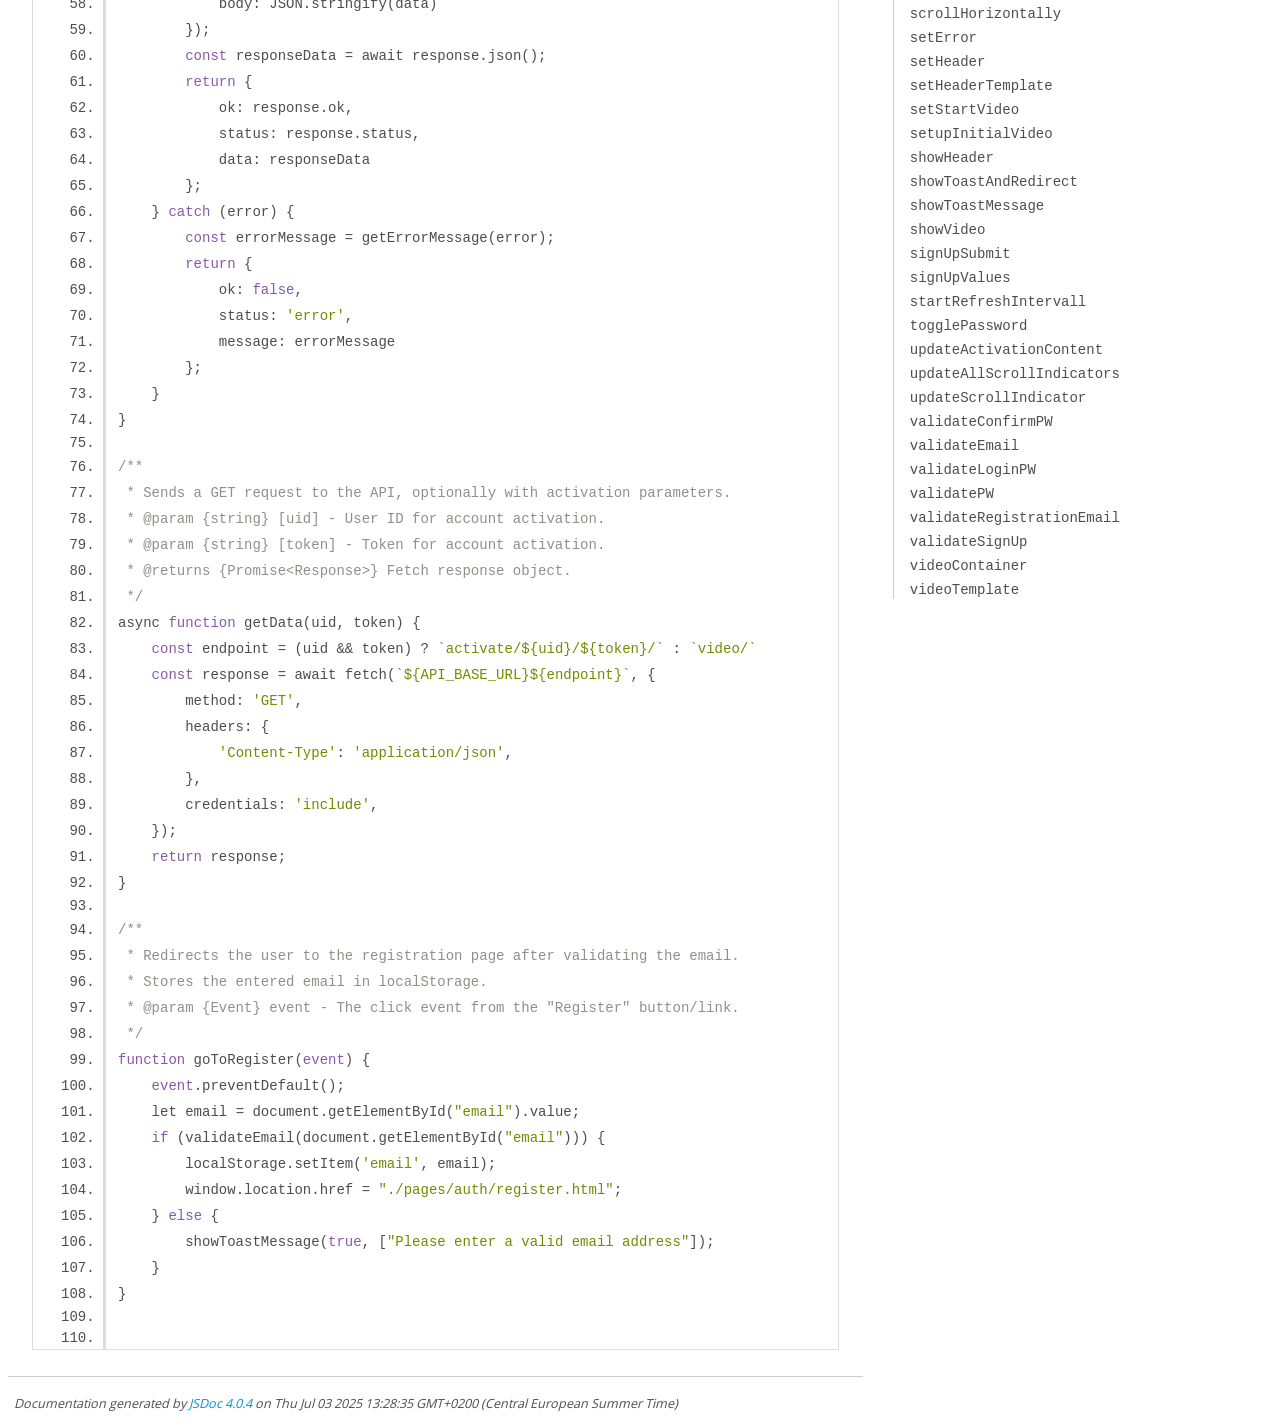
<file: docs/jsdoc/shared_js_api.js.html>
<!DOCTYPE html>
<html lang="en">
<head>
    <meta charset="utf-8">
    <title>JSDoc: Source: shared/js/api.js</title>

    <script src="scripts/prettify/prettify.js"> </script>
    <script src="scripts/prettify/lang-css.js"> </script>
    <!--[if lt IE 9]>
      <script src="//html5shiv.googlecode.com/svn/trunk/html5.js"></script>
    <![endif]-->
    <link type="text/css" rel="stylesheet" href="styles/prettify-tomorrow.css">
    <link type="text/css" rel="stylesheet" href="styles/jsdoc-default.css">
</head>

<body>

<div id="main">

    <h1 class="page-title">Source: shared/js/api.js</h1>

    



    
    <section>
        <article>
            <pre class="prettyprint source linenums"><code>
/**
 * Returns a user-friendly error message based on the caught error.
 * @param {Error} error - The caught error object.
 * @returns {string} Human-readable error message.
 */
function getErrorMessage(error) {
    let errorMessage = 'Network error';
    if (error instanceof TypeError) {
        errorMessage = 'There was an issue with the request or network connection.';
    } else if (error instanceof SyntaxError) {
        errorMessage = 'Response was not valid JSON.';
    } else if (error.message.includes('Failed to fetch')) {
        errorMessage = 'Failed to connect to the server.';
    }
    return errorMessage;
}

/**
 * Extracts form data and returns it as a plain object.
 * @param {HTMLFormElement} form - The form element to extract data from.
 * @returns {Object} Object containing form field values.
 */
function getFormData(form) {
    const formData = new FormData(form);
    return Object.fromEntries(formData.entries());
}

/**
 * Sends a POST request to the API with JSON data and CSRF token (if available).
 * @param {string} endpoint - API endpoint to call (relative to API_BASE_URL).
 * @param {Object} data - Data to send in the request body.
 * @returns {Promise&lt;{ok: boolean, status: number|string, data: any, message: string}>}
 */
async function postData(endpoint, data) {
    let csrfToken = '';
    const cookieString = document.cookie;

    if (cookieString &amp;&amp; cookieString.includes('csrftoken=')) {
        const csrfCookie = cookieString.split('csrftoken=')[1];
        if (csrfCookie) {
            csrfToken = csrfCookie.split(';')[0];
        }
    }
    const headers = {
        'Content-Type': 'application/json',
    };

    if (csrfToken) {
        headers['X-CSRFToken'] = csrfToken;
    }

    try {
        const response = await fetch(`${API_BASE_URL}${endpoint}`, {
            method: 'POST',
            headers: headers,
            credentials: 'include',
            body: JSON.stringify(data)
        });
        const responseData = await response.json();
        return {
            ok: response.ok,
            status: response.status,
            data: responseData
        };
    } catch (error) {
        const errorMessage = getErrorMessage(error);
        return {
            ok: false,
            status: 'error',
            message: errorMessage
        };
    }
}

/**
 * Sends a GET request to the API, optionally with activation parameters.
 * @param {string} [uid] - User ID for account activation.
 * @param {string} [token] - Token for account activation.
 * @returns {Promise&lt;Response>} Fetch response object.
 */
async function getData(uid, token) {
    const endpoint = (uid &amp;&amp; token) ? `activate/${uid}/${token}/` : `video/`
    const response = await fetch(`${API_BASE_URL}${endpoint}`, {
        method: 'GET',
        headers: {
            'Content-Type': 'application/json',
        },
        credentials: 'include',
    });
    return response;
}

/**
 * Redirects the user to the registration page after validating the email.
 * Stores the entered email in localStorage.
 * @param {Event} event - The click event from the "Register" button/link.
 */
function goToRegister(event) {
    event.preventDefault();
    let email = document.getElementById("email").value;
    if (validateEmail(document.getElementById("email"))) {
        localStorage.setItem('email', email);
        window.location.href = "./pages/auth/register.html";
    } else {
        showToastMessage(true, ["Please enter a valid email address"]);
    }
}


</code></pre>
        </article>
    </section>




</div>

<nav>
    <h2><a href="index.html">Home</a></h2><h3>Global</h3><ul><li><a href="global.html#ACTIVATION_CONFIG">ACTIVATION_CONFIG</a></li><li><a href="global.html#ACTIVATION_MESSAGES">ACTIVATION_MESSAGES</a></li><li><a href="global.html#API_BASE_URL">API_BASE_URL</a></li><li><a href="global.html#FORGET_PASSWORD_URL">FORGET_PASSWORD_URL</a></li><li><a href="global.html#LASTREFRESH">LASTREFRESH</a></li><li><a href="global.html#LATESTVIDEOS">LATESTVIDEOS</a></li><li><a href="global.html#LOGIN_URL">LOGIN_URL</a></li><li><a href="global.html#REFRESH_URL">REFRESH_URL</a></li><li><a href="global.html#REGISTER_URL">REGISTER_URL</a></li><li><a href="global.html#STARTINTERVALL">STARTINTERVALL</a></li><li><a href="global.html#TOAST_DURATION">TOAST_DURATION</a></li><li><a href="global.html#URL_TO_INDEX_M3U8">URL_TO_INDEX_M3U8</a></li><li><a href="global.html#VIDEOS">VIDEOS</a></li><li><a href="global.html#activateAccount">activateAccount</a></li><li><a href="global.html#buildActivationHTML">buildActivationHTML</a></li><li><a href="global.html#clearDynamicSections">clearDynamicSections</a></li><li><a href="global.html#closeVideoOverlay">closeVideoOverlay</a></li><li><a href="global.html#confirmPasswordSubmit">confirmPasswordSubmit</a></li><li><a href="global.html#currentResolution">currentResolution</a></li><li><a href="global.html#currentVideo">currentVideo</a></li><li><a href="global.html#doRefresh">doRefresh</a></li><li><a href="global.html#extractActivationParams">extractActivationParams</a></li><li><a href="global.html#extractErrorMessages">extractErrorMessages</a></li><li><a href="global.html#extractParams">extractParams</a></li><li><a href="global.html#forgetEmail">forgetEmail</a></li><li><a href="global.html#forgotEmailSubmit">forgotEmailSubmit</a></li><li><a href="global.html#getActivationContent">getActivationContent</a></li><li><a href="global.html#getData">getData</a></li><li><a href="global.html#getErrorMessage">getErrorMessage</a></li><li><a href="global.html#getFormData">getFormData</a></li><li><a href="global.html#getHeaderTemplate">getHeaderTemplate</a></li><li><a href="global.html#getNewestVideos">getNewestVideos</a></li><li><a href="global.html#getToastHTML">getToastHTML</a></li><li><a href="global.html#goBackURL">goBackURL</a></li><li><a href="global.html#goToRegister">goToRegister</a></li><li><a href="global.html#handleActivationError">handleActivationError</a></li><li><a href="global.html#handleActivationSuccess">handleActivationSuccess</a></li><li><a href="global.html#handleResolutionChange">handleResolutionChange</a></li><li><a href="global.html#hideHeader">hideHeader</a></li><li><a href="global.html#hls">hls</a></li><li><a href="global.html#initActivation">initActivation</a></li><li><a href="global.html#initDOMElements">initDOMElements</a></li><li><a href="global.html#initEventListeners">initEventListeners</a></li><li><a href="global.html#initPasswordReset">initPasswordReset</a></li><li><a href="global.html#initRegister">initRegister</a></li><li><a href="global.html#initScrollIndicators">initScrollIndicators</a></li><li><a href="global.html#initVideoList">initVideoList</a></li><li><a href="global.html#loadAndSetupVideos">loadAndSetupVideos</a></li><li><a href="global.html#loadVideo">loadVideo</a></li><li><a href="global.html#loadVideoInOverlay">loadVideoInOverlay</a></li><li><a href="global.html#logIn">logIn</a></li><li><a href="global.html#logInSubmit">logInSubmit</a></li><li><a href="global.html#logOut">logOut</a></li><li><a href="global.html#openVideoOverlay">openVideoOverlay</a></li><li><a href="global.html#overlayVideoContainer">overlayVideoContainer</a></li><li><a href="global.html#playVideo">playVideo</a></li><li><a href="global.html#postData">postData</a></li><li><a href="global.html#processActivation">processActivation</a></li><li><a href="global.html#renderCategorySection">renderCategorySection</a></li><li><a href="global.html#renderNewestSection">renderNewestSection</a></li><li><a href="global.html#renderVideosDynamically">renderVideosDynamically</a></li><li><a href="global.html#scrollHorizontally">scrollHorizontally</a></li><li><a href="global.html#setError">setError</a></li><li><a href="global.html#setHeader">setHeader</a></li><li><a href="global.html#setHeaderTemplate">setHeaderTemplate</a></li><li><a href="global.html#setStartVideo">setStartVideo</a></li><li><a href="global.html#setupInitialVideo">setupInitialVideo</a></li><li><a href="global.html#showHeader">showHeader</a></li><li><a href="global.html#showToastAndRedirect">showToastAndRedirect</a></li><li><a href="global.html#showToastMessage">showToastMessage</a></li><li><a href="global.html#showVideo">showVideo</a></li><li><a href="global.html#signUpSubmit">signUpSubmit</a></li><li><a href="global.html#signUpValues">signUpValues</a></li><li><a href="global.html#startRefreshIntervall">startRefreshIntervall</a></li><li><a href="global.html#togglePassword">togglePassword</a></li><li><a href="global.html#updateActivationContent">updateActivationContent</a></li><li><a href="global.html#updateAllScrollIndicators">updateAllScrollIndicators</a></li><li><a href="global.html#updateScrollIndicator">updateScrollIndicator</a></li><li><a href="global.html#validateConfirmPW">validateConfirmPW</a></li><li><a href="global.html#validateEmail">validateEmail</a></li><li><a href="global.html#validateLoginPW">validateLoginPW</a></li><li><a href="global.html#validatePW">validatePW</a></li><li><a href="global.html#validateRegistrationEmail">validateRegistrationEmail</a></li><li><a href="global.html#validateSignUp">validateSignUp</a></li><li><a href="global.html#videoContainer">videoContainer</a></li><li><a href="global.html#videoTemplate">videoTemplate</a></li></ul>
</nav>

<br class="clear">

<footer>
    Documentation generated by <a href="https://github.com/jsdoc/jsdoc">JSDoc 4.0.4</a> on Thu Jul 03 2025 13:28:35 GMT+0200 (Central European Summer Time)
</footer>

<script> prettyPrint(); </script>
<script src="scripts/linenumber.js"> </script>
</body>
</html>
</file>
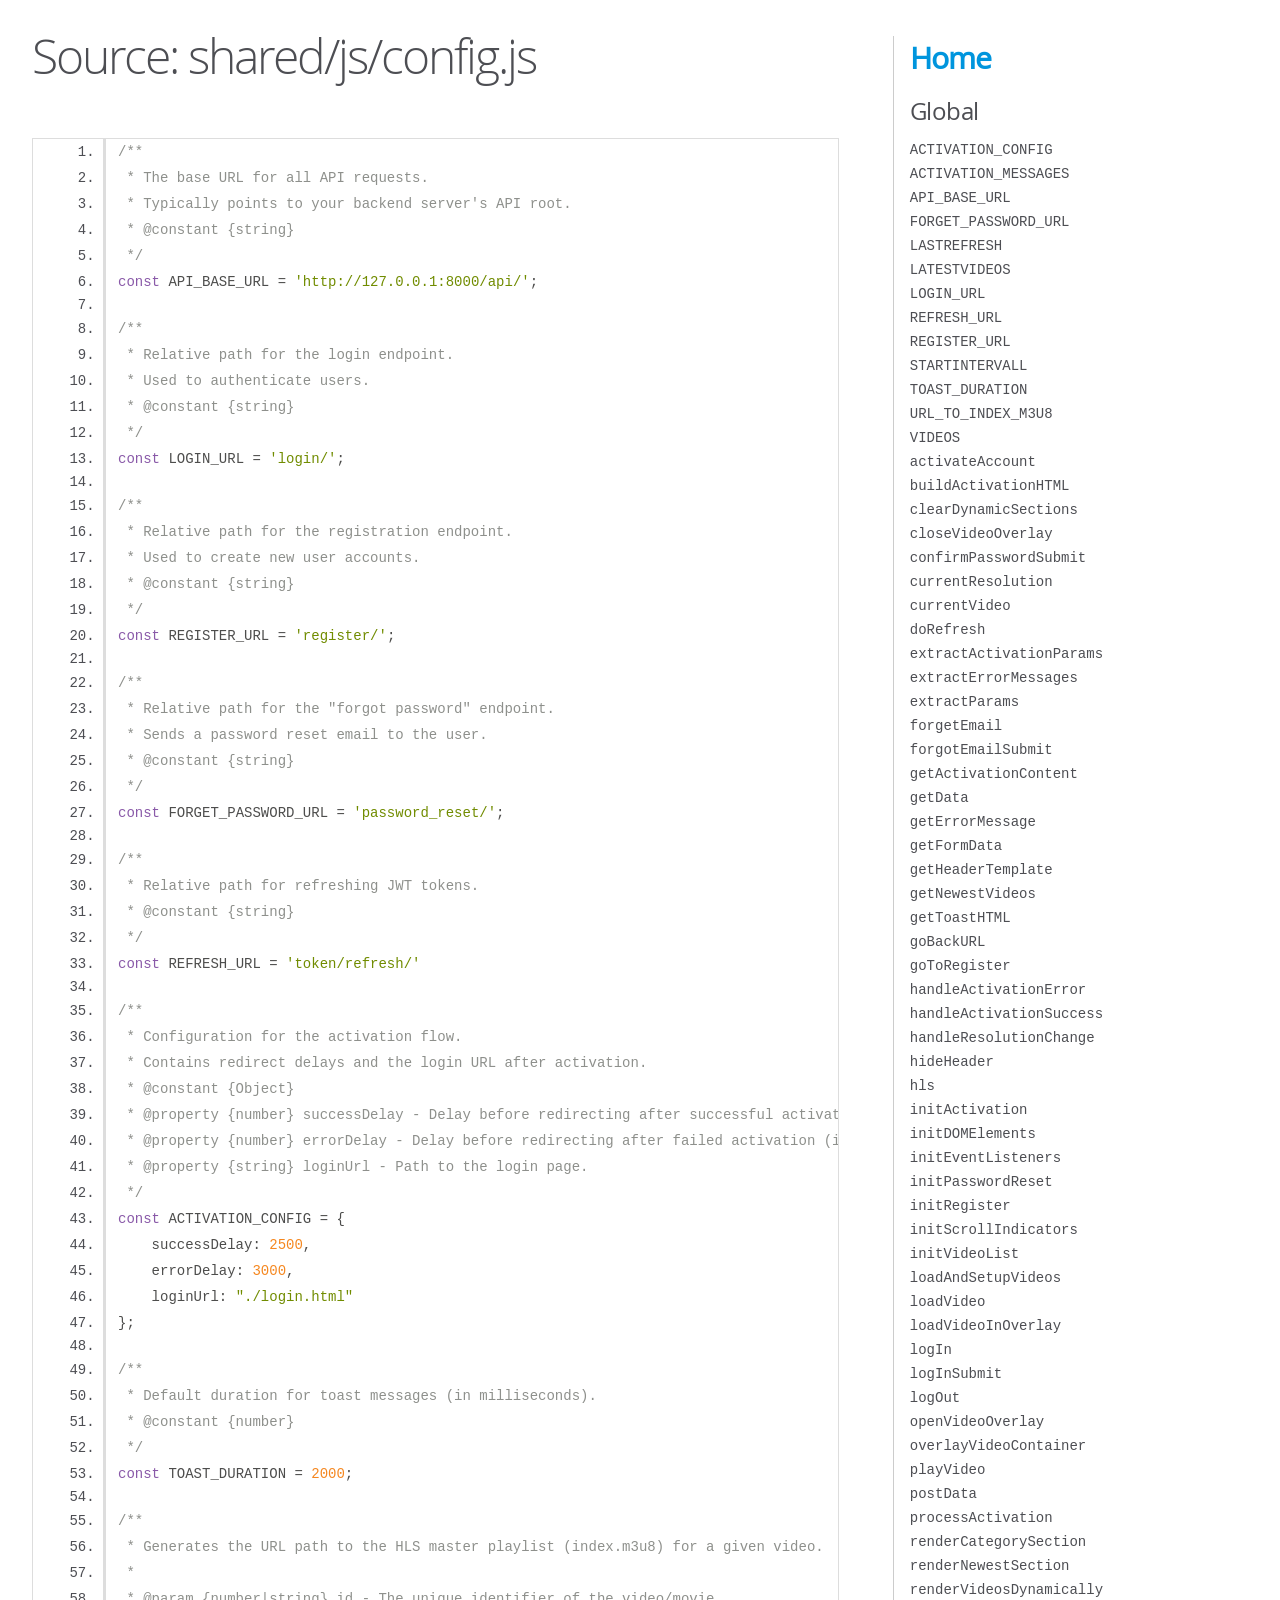
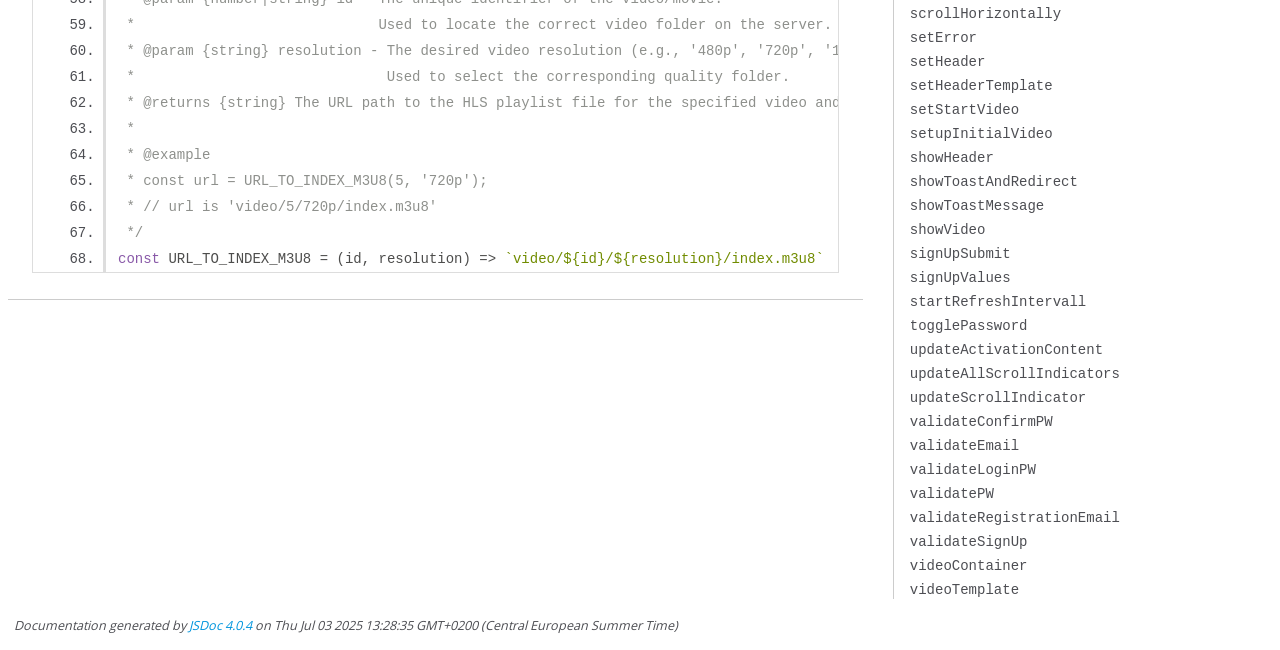
<file: docs/jsdoc/shared_js_config.js.html>
<!DOCTYPE html>
<html lang="en">
<head>
    <meta charset="utf-8">
    <title>JSDoc: Source: shared/js/config.js</title>

    <script src="scripts/prettify/prettify.js"> </script>
    <script src="scripts/prettify/lang-css.js"> </script>
    <!--[if lt IE 9]>
      <script src="//html5shiv.googlecode.com/svn/trunk/html5.js"></script>
    <![endif]-->
    <link type="text/css" rel="stylesheet" href="styles/prettify-tomorrow.css">
    <link type="text/css" rel="stylesheet" href="styles/jsdoc-default.css">
</head>

<body>

<div id="main">

    <h1 class="page-title">Source: shared/js/config.js</h1>

    



    
    <section>
        <article>
            <pre class="prettyprint source linenums"><code>/**
 * The base URL for all API requests.
 * Typically points to your backend server's API root.
 * @constant {string}
 */
const API_BASE_URL = 'http://127.0.0.1:8000/api/';

/**
 * Relative path for the login endpoint.
 * Used to authenticate users.
 * @constant {string}
 */
const LOGIN_URL = 'login/';

/**
 * Relative path for the registration endpoint.
 * Used to create new user accounts.
 * @constant {string}
 */
const REGISTER_URL = 'register/';

/**
 * Relative path for the "forgot password" endpoint.
 * Sends a password reset email to the user.
 * @constant {string}
 */
const FORGET_PASSWORD_URL = 'password_reset/';

/**
 * Relative path for refreshing JWT tokens.
 * @constant {string}
 */
const REFRESH_URL = 'token/refresh/'

/**
 * Configuration for the activation flow.
 * Contains redirect delays and the login URL after activation.
 * @constant {Object}
 * @property {number} successDelay - Delay before redirecting after successful activation (in ms).
 * @property {number} errorDelay - Delay before redirecting after failed activation (in ms).
 * @property {string} loginUrl - Path to the login page.
 */
const ACTIVATION_CONFIG = {
    successDelay: 2500,
    errorDelay: 3000,
    loginUrl: "./login.html"
};

/**
 * Default duration for toast messages (in milliseconds).
 * @constant {number}
 */
const TOAST_DURATION = 2000;

/**
 * Generates the URL path to the HLS master playlist (index.m3u8) for a given video.
 *
 * @param {number|string} id - The unique identifier of the video/movie.
 *                             Used to locate the correct video folder on the server.
 * @param {string} resolution - The desired video resolution (e.g., '480p', '720p', '1080p').
 *                              Used to select the corresponding quality folder.
 * @returns {string} The URL path to the HLS playlist file for the specified video and resolution.
 *
 * @example
 * const url = URL_TO_INDEX_M3U8(5, '720p');
 * // url is 'video/5/720p/index.m3u8'
 */
const URL_TO_INDEX_M3U8 = (id, resolution) => `video/${id}/${resolution}/index.m3u8`
</code></pre>
        </article>
    </section>




</div>

<nav>
    <h2><a href="index.html">Home</a></h2><h3>Global</h3><ul><li><a href="global.html#ACTIVATION_CONFIG">ACTIVATION_CONFIG</a></li><li><a href="global.html#ACTIVATION_MESSAGES">ACTIVATION_MESSAGES</a></li><li><a href="global.html#API_BASE_URL">API_BASE_URL</a></li><li><a href="global.html#FORGET_PASSWORD_URL">FORGET_PASSWORD_URL</a></li><li><a href="global.html#LASTREFRESH">LASTREFRESH</a></li><li><a href="global.html#LATESTVIDEOS">LATESTVIDEOS</a></li><li><a href="global.html#LOGIN_URL">LOGIN_URL</a></li><li><a href="global.html#REFRESH_URL">REFRESH_URL</a></li><li><a href="global.html#REGISTER_URL">REGISTER_URL</a></li><li><a href="global.html#STARTINTERVALL">STARTINTERVALL</a></li><li><a href="global.html#TOAST_DURATION">TOAST_DURATION</a></li><li><a href="global.html#URL_TO_INDEX_M3U8">URL_TO_INDEX_M3U8</a></li><li><a href="global.html#VIDEOS">VIDEOS</a></li><li><a href="global.html#activateAccount">activateAccount</a></li><li><a href="global.html#buildActivationHTML">buildActivationHTML</a></li><li><a href="global.html#clearDynamicSections">clearDynamicSections</a></li><li><a href="global.html#closeVideoOverlay">closeVideoOverlay</a></li><li><a href="global.html#confirmPasswordSubmit">confirmPasswordSubmit</a></li><li><a href="global.html#currentResolution">currentResolution</a></li><li><a href="global.html#currentVideo">currentVideo</a></li><li><a href="global.html#doRefresh">doRefresh</a></li><li><a href="global.html#extractActivationParams">extractActivationParams</a></li><li><a href="global.html#extractErrorMessages">extractErrorMessages</a></li><li><a href="global.html#extractParams">extractParams</a></li><li><a href="global.html#forgetEmail">forgetEmail</a></li><li><a href="global.html#forgotEmailSubmit">forgotEmailSubmit</a></li><li><a href="global.html#getActivationContent">getActivationContent</a></li><li><a href="global.html#getData">getData</a></li><li><a href="global.html#getErrorMessage">getErrorMessage</a></li><li><a href="global.html#getFormData">getFormData</a></li><li><a href="global.html#getHeaderTemplate">getHeaderTemplate</a></li><li><a href="global.html#getNewestVideos">getNewestVideos</a></li><li><a href="global.html#getToastHTML">getToastHTML</a></li><li><a href="global.html#goBackURL">goBackURL</a></li><li><a href="global.html#goToRegister">goToRegister</a></li><li><a href="global.html#handleActivationError">handleActivationError</a></li><li><a href="global.html#handleActivationSuccess">handleActivationSuccess</a></li><li><a href="global.html#handleResolutionChange">handleResolutionChange</a></li><li><a href="global.html#hideHeader">hideHeader</a></li><li><a href="global.html#hls">hls</a></li><li><a href="global.html#initActivation">initActivation</a></li><li><a href="global.html#initDOMElements">initDOMElements</a></li><li><a href="global.html#initEventListeners">initEventListeners</a></li><li><a href="global.html#initPasswordReset">initPasswordReset</a></li><li><a href="global.html#initRegister">initRegister</a></li><li><a href="global.html#initScrollIndicators">initScrollIndicators</a></li><li><a href="global.html#initVideoList">initVideoList</a></li><li><a href="global.html#loadAndSetupVideos">loadAndSetupVideos</a></li><li><a href="global.html#loadVideo">loadVideo</a></li><li><a href="global.html#loadVideoInOverlay">loadVideoInOverlay</a></li><li><a href="global.html#logIn">logIn</a></li><li><a href="global.html#logInSubmit">logInSubmit</a></li><li><a href="global.html#logOut">logOut</a></li><li><a href="global.html#openVideoOverlay">openVideoOverlay</a></li><li><a href="global.html#overlayVideoContainer">overlayVideoContainer</a></li><li><a href="global.html#playVideo">playVideo</a></li><li><a href="global.html#postData">postData</a></li><li><a href="global.html#processActivation">processActivation</a></li><li><a href="global.html#renderCategorySection">renderCategorySection</a></li><li><a href="global.html#renderNewestSection">renderNewestSection</a></li><li><a href="global.html#renderVideosDynamically">renderVideosDynamically</a></li><li><a href="global.html#scrollHorizontally">scrollHorizontally</a></li><li><a href="global.html#setError">setError</a></li><li><a href="global.html#setHeader">setHeader</a></li><li><a href="global.html#setHeaderTemplate">setHeaderTemplate</a></li><li><a href="global.html#setStartVideo">setStartVideo</a></li><li><a href="global.html#setupInitialVideo">setupInitialVideo</a></li><li><a href="global.html#showHeader">showHeader</a></li><li><a href="global.html#showToastAndRedirect">showToastAndRedirect</a></li><li><a href="global.html#showToastMessage">showToastMessage</a></li><li><a href="global.html#showVideo">showVideo</a></li><li><a href="global.html#signUpSubmit">signUpSubmit</a></li><li><a href="global.html#signUpValues">signUpValues</a></li><li><a href="global.html#startRefreshIntervall">startRefreshIntervall</a></li><li><a href="global.html#togglePassword">togglePassword</a></li><li><a href="global.html#updateActivationContent">updateActivationContent</a></li><li><a href="global.html#updateAllScrollIndicators">updateAllScrollIndicators</a></li><li><a href="global.html#updateScrollIndicator">updateScrollIndicator</a></li><li><a href="global.html#validateConfirmPW">validateConfirmPW</a></li><li><a href="global.html#validateEmail">validateEmail</a></li><li><a href="global.html#validateLoginPW">validateLoginPW</a></li><li><a href="global.html#validatePW">validatePW</a></li><li><a href="global.html#validateRegistrationEmail">validateRegistrationEmail</a></li><li><a href="global.html#validateSignUp">validateSignUp</a></li><li><a href="global.html#videoContainer">videoContainer</a></li><li><a href="global.html#videoTemplate">videoTemplate</a></li></ul>
</nav>

<br class="clear">

<footer>
    Documentation generated by <a href="https://github.com/jsdoc/jsdoc">JSDoc 4.0.4</a> on Thu Jul 03 2025 13:28:35 GMT+0200 (Central European Summer Time)
</footer>

<script> prettyPrint(); </script>
<script src="scripts/linenumber.js"> </script>
</body>
</html>
</file>
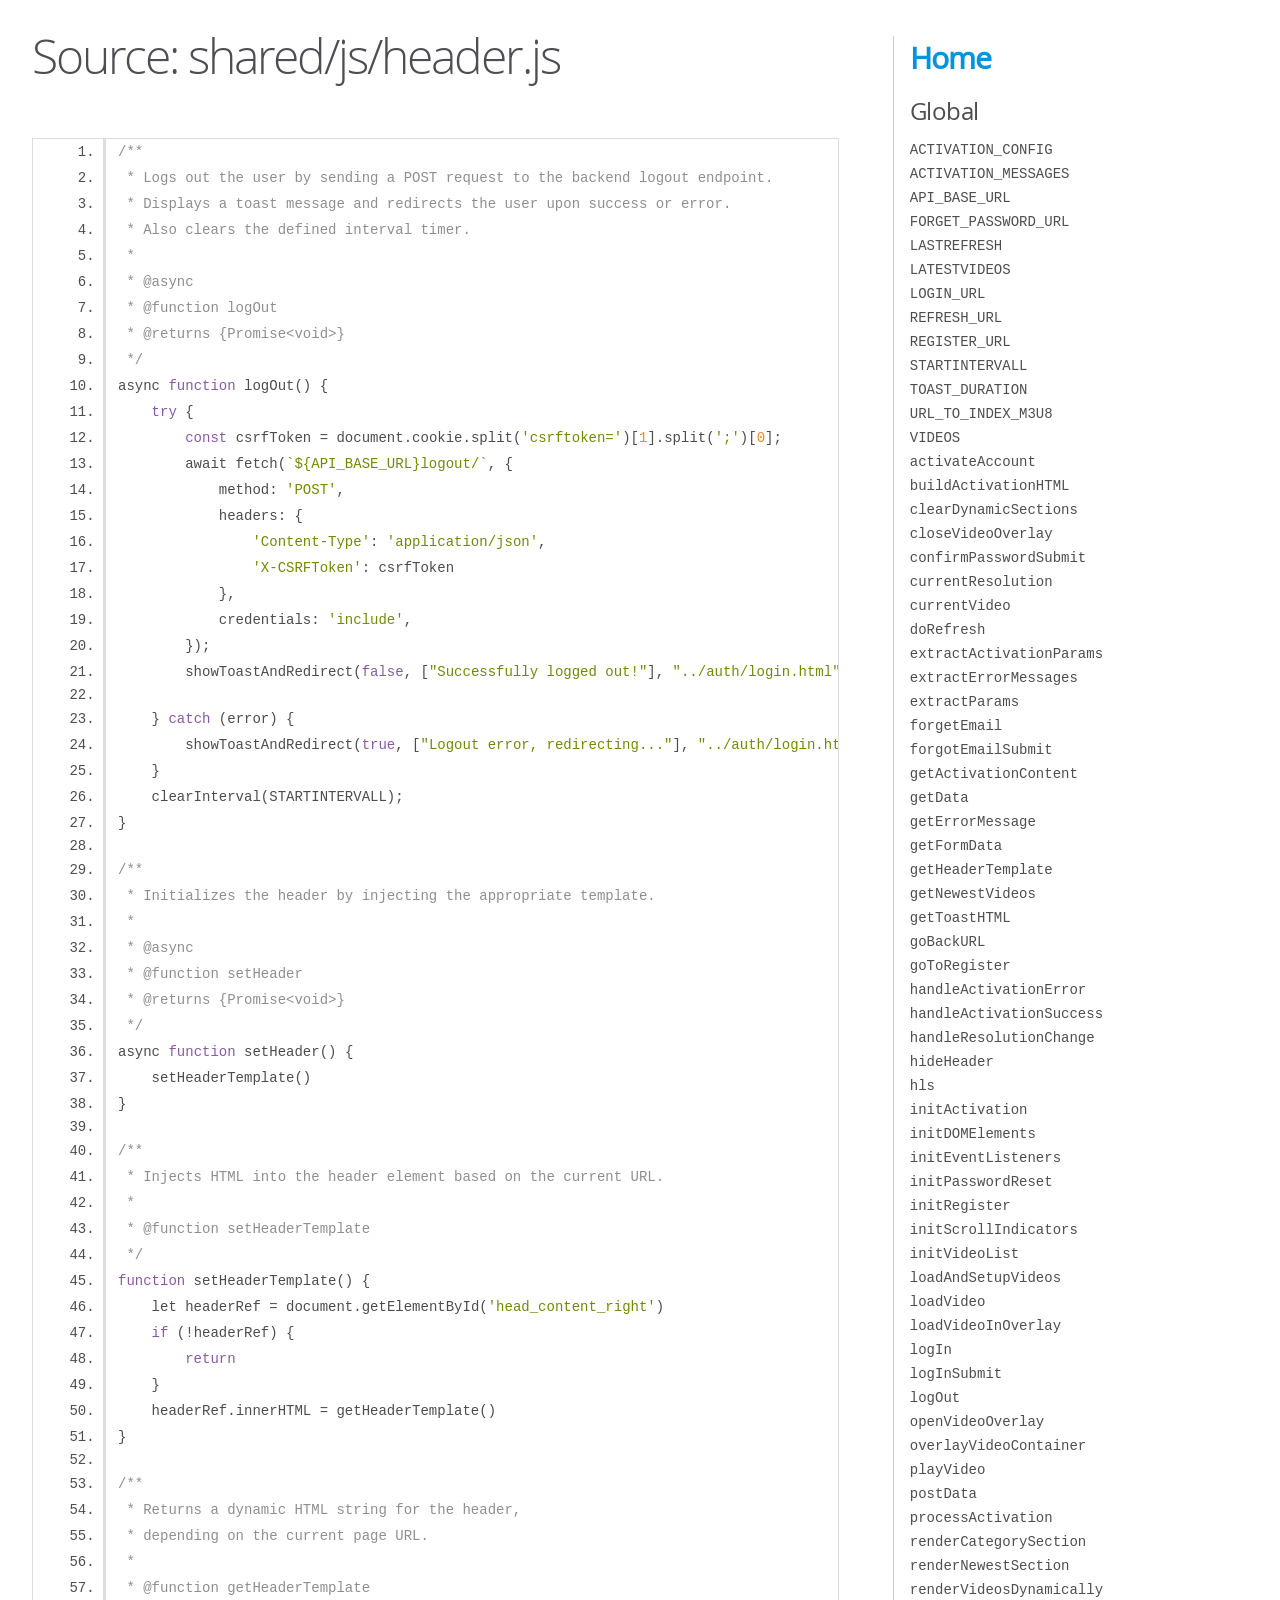
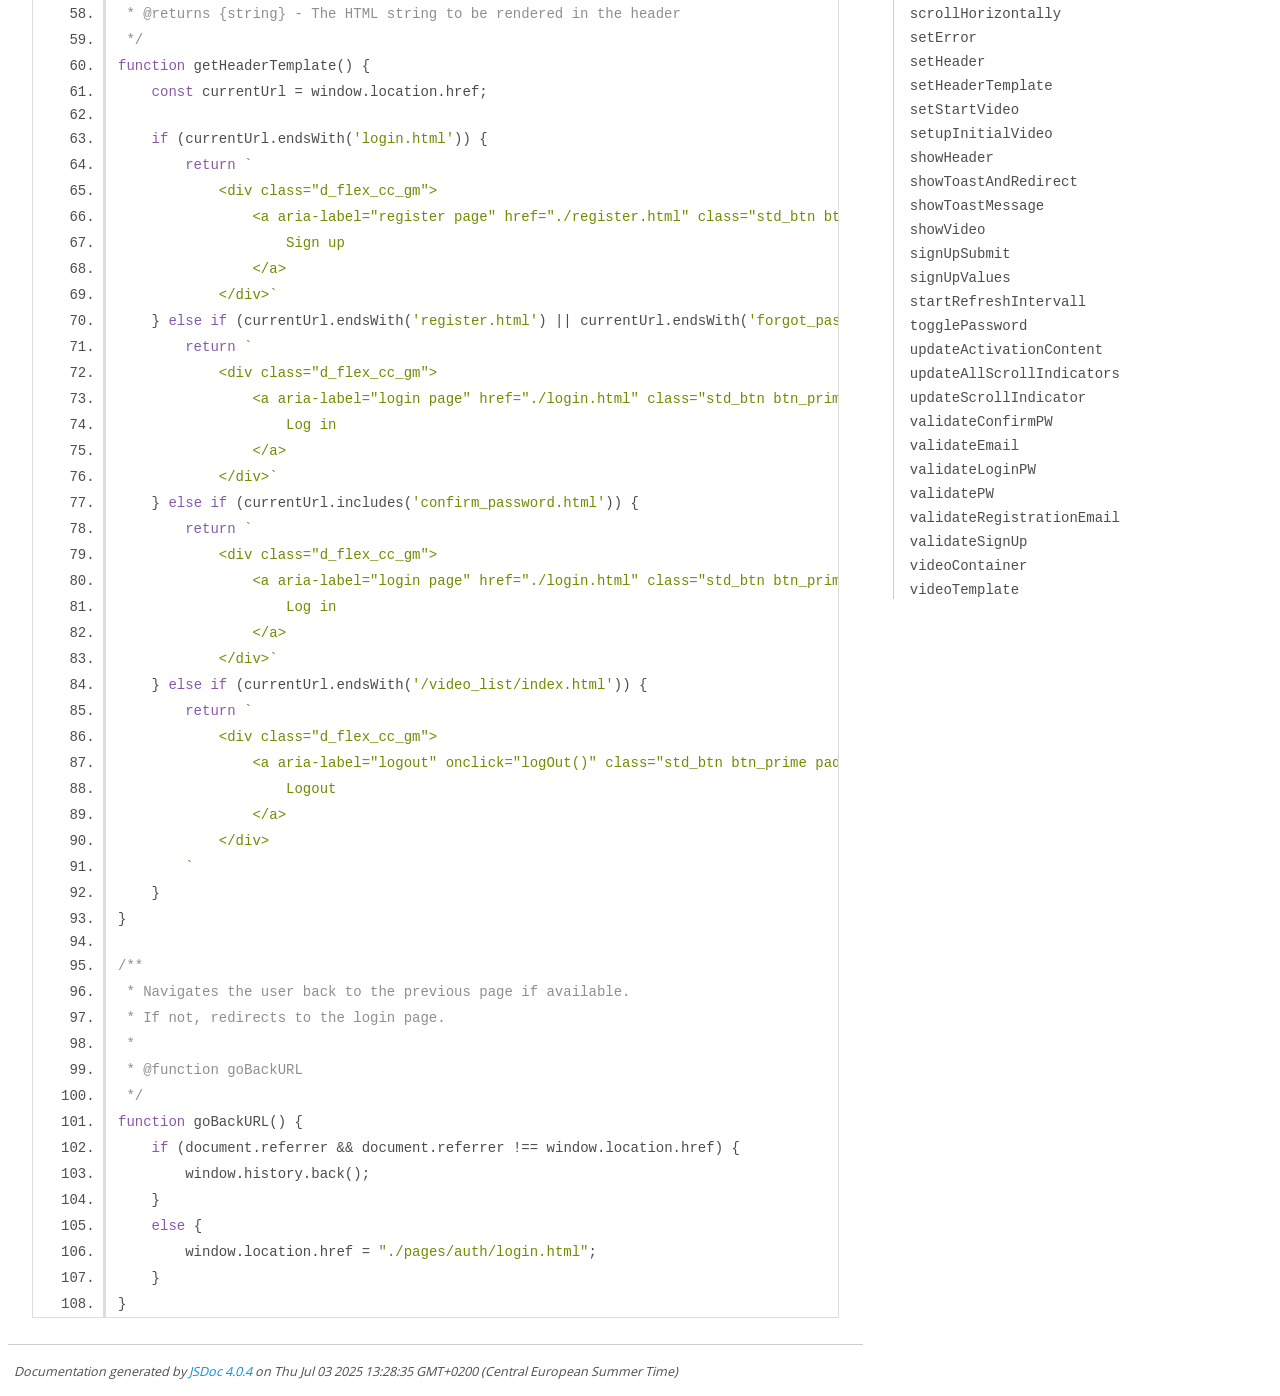
<file: docs/jsdoc/shared_js_header.js.html>
<!DOCTYPE html>
<html lang="en">
<head>
    <meta charset="utf-8">
    <title>JSDoc: Source: shared/js/header.js</title>

    <script src="scripts/prettify/prettify.js"> </script>
    <script src="scripts/prettify/lang-css.js"> </script>
    <!--[if lt IE 9]>
      <script src="//html5shiv.googlecode.com/svn/trunk/html5.js"></script>
    <![endif]-->
    <link type="text/css" rel="stylesheet" href="styles/prettify-tomorrow.css">
    <link type="text/css" rel="stylesheet" href="styles/jsdoc-default.css">
</head>

<body>

<div id="main">

    <h1 class="page-title">Source: shared/js/header.js</h1>

    



    
    <section>
        <article>
            <pre class="prettyprint source linenums"><code>/**
 * Logs out the user by sending a POST request to the backend logout endpoint.
 * Displays a toast message and redirects the user upon success or error.
 * Also clears the defined interval timer.
 *
 * @async
 * @function logOut
 * @returns {Promise&lt;void>}
 */
async function logOut() {
    try {
        const csrfToken = document.cookie.split('csrftoken=')[1].split(';')[0];
        await fetch(`${API_BASE_URL}logout/`, {
            method: 'POST',
            headers: {
                'Content-Type': 'application/json',
                'X-CSRFToken': csrfToken
            },
            credentials: 'include',
        });
        showToastAndRedirect(false, ["Successfully logged out!"], "../auth/login.html", TOAST_DURATION);

    } catch (error) {
        showToastAndRedirect(true, ["Logout error, redirecting..."], "../auth/login.html", TOAST_DURATION);
    }
    clearInterval(STARTINTERVALL);
}

/**
 * Initializes the header by injecting the appropriate template.
 *
 * @async
 * @function setHeader
 * @returns {Promise&lt;void>}
 */
async function setHeader() {
    setHeaderTemplate()
}

/**
 * Injects HTML into the header element based on the current URL.
 *
 * @function setHeaderTemplate
 */
function setHeaderTemplate() {
    let headerRef = document.getElementById('head_content_right')
    if (!headerRef) {
        return
    }
    headerRef.innerHTML = getHeaderTemplate()
}

/**
 * Returns a dynamic HTML string for the header,
 * depending on the current page URL.
 *
 * @function getHeaderTemplate
 * @returns {string} - The HTML string to be rendered in the header
 */
function getHeaderTemplate() {
    const currentUrl = window.location.href;

    if (currentUrl.endsWith('login.html')) {
        return `
            &lt;div class="d_flex_cc_gm">
                &lt;a aria-label="register page" href="./register.html" class="std_btn btn_prime pad_s d_flex_cc_gs">
                    Sign up
                &lt;/a>
            &lt;/div>`
    } else if (currentUrl.endsWith('register.html') || currentUrl.endsWith('forgot_password.html')) {
        return `
            &lt;div class="d_flex_cc_gm">
                &lt;a aria-label="login page" href="./login.html" class="std_btn btn_prime pad_s d_flex_cc_gs">
                    Log in
                &lt;/a>
            &lt;/div>`
    } else if (currentUrl.includes('confirm_password.html')) {
        return `
            &lt;div class="d_flex_cc_gm">
                &lt;a aria-label="login page" href="./login.html" class="std_btn btn_prime pad_s d_flex_cc_gs">
                    Log in
                &lt;/a>
            &lt;/div>`
    } else if (currentUrl.endsWith('/video_list/index.html')) {
        return `
            &lt;div class="d_flex_cc_gm">
                &lt;a aria-label="logout" onclick="logOut()" class="std_btn btn_prime pad_s d_flex_cc_gs"> 
                    Logout 
                &lt;/a>
            &lt;/div>
        `
    }
}

/**
 * Navigates the user back to the previous page if available.
 * If not, redirects to the login page.
 *
 * @function goBackURL
 */
function goBackURL() {
    if (document.referrer &amp;&amp; document.referrer !== window.location.href) {
        window.history.back();
    }
    else {
        window.location.href = "./pages/auth/login.html";
    }
}
</code></pre>
        </article>
    </section>




</div>

<nav>
    <h2><a href="index.html">Home</a></h2><h3>Global</h3><ul><li><a href="global.html#ACTIVATION_CONFIG">ACTIVATION_CONFIG</a></li><li><a href="global.html#ACTIVATION_MESSAGES">ACTIVATION_MESSAGES</a></li><li><a href="global.html#API_BASE_URL">API_BASE_URL</a></li><li><a href="global.html#FORGET_PASSWORD_URL">FORGET_PASSWORD_URL</a></li><li><a href="global.html#LASTREFRESH">LASTREFRESH</a></li><li><a href="global.html#LATESTVIDEOS">LATESTVIDEOS</a></li><li><a href="global.html#LOGIN_URL">LOGIN_URL</a></li><li><a href="global.html#REFRESH_URL">REFRESH_URL</a></li><li><a href="global.html#REGISTER_URL">REGISTER_URL</a></li><li><a href="global.html#STARTINTERVALL">STARTINTERVALL</a></li><li><a href="global.html#TOAST_DURATION">TOAST_DURATION</a></li><li><a href="global.html#URL_TO_INDEX_M3U8">URL_TO_INDEX_M3U8</a></li><li><a href="global.html#VIDEOS">VIDEOS</a></li><li><a href="global.html#activateAccount">activateAccount</a></li><li><a href="global.html#buildActivationHTML">buildActivationHTML</a></li><li><a href="global.html#clearDynamicSections">clearDynamicSections</a></li><li><a href="global.html#closeVideoOverlay">closeVideoOverlay</a></li><li><a href="global.html#confirmPasswordSubmit">confirmPasswordSubmit</a></li><li><a href="global.html#currentResolution">currentResolution</a></li><li><a href="global.html#currentVideo">currentVideo</a></li><li><a href="global.html#doRefresh">doRefresh</a></li><li><a href="global.html#extractActivationParams">extractActivationParams</a></li><li><a href="global.html#extractErrorMessages">extractErrorMessages</a></li><li><a href="global.html#extractParams">extractParams</a></li><li><a href="global.html#forgetEmail">forgetEmail</a></li><li><a href="global.html#forgotEmailSubmit">forgotEmailSubmit</a></li><li><a href="global.html#getActivationContent">getActivationContent</a></li><li><a href="global.html#getData">getData</a></li><li><a href="global.html#getErrorMessage">getErrorMessage</a></li><li><a href="global.html#getFormData">getFormData</a></li><li><a href="global.html#getHeaderTemplate">getHeaderTemplate</a></li><li><a href="global.html#getNewestVideos">getNewestVideos</a></li><li><a href="global.html#getToastHTML">getToastHTML</a></li><li><a href="global.html#goBackURL">goBackURL</a></li><li><a href="global.html#goToRegister">goToRegister</a></li><li><a href="global.html#handleActivationError">handleActivationError</a></li><li><a href="global.html#handleActivationSuccess">handleActivationSuccess</a></li><li><a href="global.html#handleResolutionChange">handleResolutionChange</a></li><li><a href="global.html#hideHeader">hideHeader</a></li><li><a href="global.html#hls">hls</a></li><li><a href="global.html#initActivation">initActivation</a></li><li><a href="global.html#initDOMElements">initDOMElements</a></li><li><a href="global.html#initEventListeners">initEventListeners</a></li><li><a href="global.html#initPasswordReset">initPasswordReset</a></li><li><a href="global.html#initRegister">initRegister</a></li><li><a href="global.html#initScrollIndicators">initScrollIndicators</a></li><li><a href="global.html#initVideoList">initVideoList</a></li><li><a href="global.html#loadAndSetupVideos">loadAndSetupVideos</a></li><li><a href="global.html#loadVideo">loadVideo</a></li><li><a href="global.html#loadVideoInOverlay">loadVideoInOverlay</a></li><li><a href="global.html#logIn">logIn</a></li><li><a href="global.html#logInSubmit">logInSubmit</a></li><li><a href="global.html#logOut">logOut</a></li><li><a href="global.html#openVideoOverlay">openVideoOverlay</a></li><li><a href="global.html#overlayVideoContainer">overlayVideoContainer</a></li><li><a href="global.html#playVideo">playVideo</a></li><li><a href="global.html#postData">postData</a></li><li><a href="global.html#processActivation">processActivation</a></li><li><a href="global.html#renderCategorySection">renderCategorySection</a></li><li><a href="global.html#renderNewestSection">renderNewestSection</a></li><li><a href="global.html#renderVideosDynamically">renderVideosDynamically</a></li><li><a href="global.html#scrollHorizontally">scrollHorizontally</a></li><li><a href="global.html#setError">setError</a></li><li><a href="global.html#setHeader">setHeader</a></li><li><a href="global.html#setHeaderTemplate">setHeaderTemplate</a></li><li><a href="global.html#setStartVideo">setStartVideo</a></li><li><a href="global.html#setupInitialVideo">setupInitialVideo</a></li><li><a href="global.html#showHeader">showHeader</a></li><li><a href="global.html#showToastAndRedirect">showToastAndRedirect</a></li><li><a href="global.html#showToastMessage">showToastMessage</a></li><li><a href="global.html#showVideo">showVideo</a></li><li><a href="global.html#signUpSubmit">signUpSubmit</a></li><li><a href="global.html#signUpValues">signUpValues</a></li><li><a href="global.html#startRefreshIntervall">startRefreshIntervall</a></li><li><a href="global.html#togglePassword">togglePassword</a></li><li><a href="global.html#updateActivationContent">updateActivationContent</a></li><li><a href="global.html#updateAllScrollIndicators">updateAllScrollIndicators</a></li><li><a href="global.html#updateScrollIndicator">updateScrollIndicator</a></li><li><a href="global.html#validateConfirmPW">validateConfirmPW</a></li><li><a href="global.html#validateEmail">validateEmail</a></li><li><a href="global.html#validateLoginPW">validateLoginPW</a></li><li><a href="global.html#validatePW">validatePW</a></li><li><a href="global.html#validateRegistrationEmail">validateRegistrationEmail</a></li><li><a href="global.html#validateSignUp">validateSignUp</a></li><li><a href="global.html#videoContainer">videoContainer</a></li><li><a href="global.html#videoTemplate">videoTemplate</a></li></ul>
</nav>

<br class="clear">

<footer>
    Documentation generated by <a href="https://github.com/jsdoc/jsdoc">JSDoc 4.0.4</a> on Thu Jul 03 2025 13:28:35 GMT+0200 (Central European Summer Time)
</footer>

<script> prettyPrint(); </script>
<script src="scripts/linenumber.js"> </script>
</body>
</html>
</file>
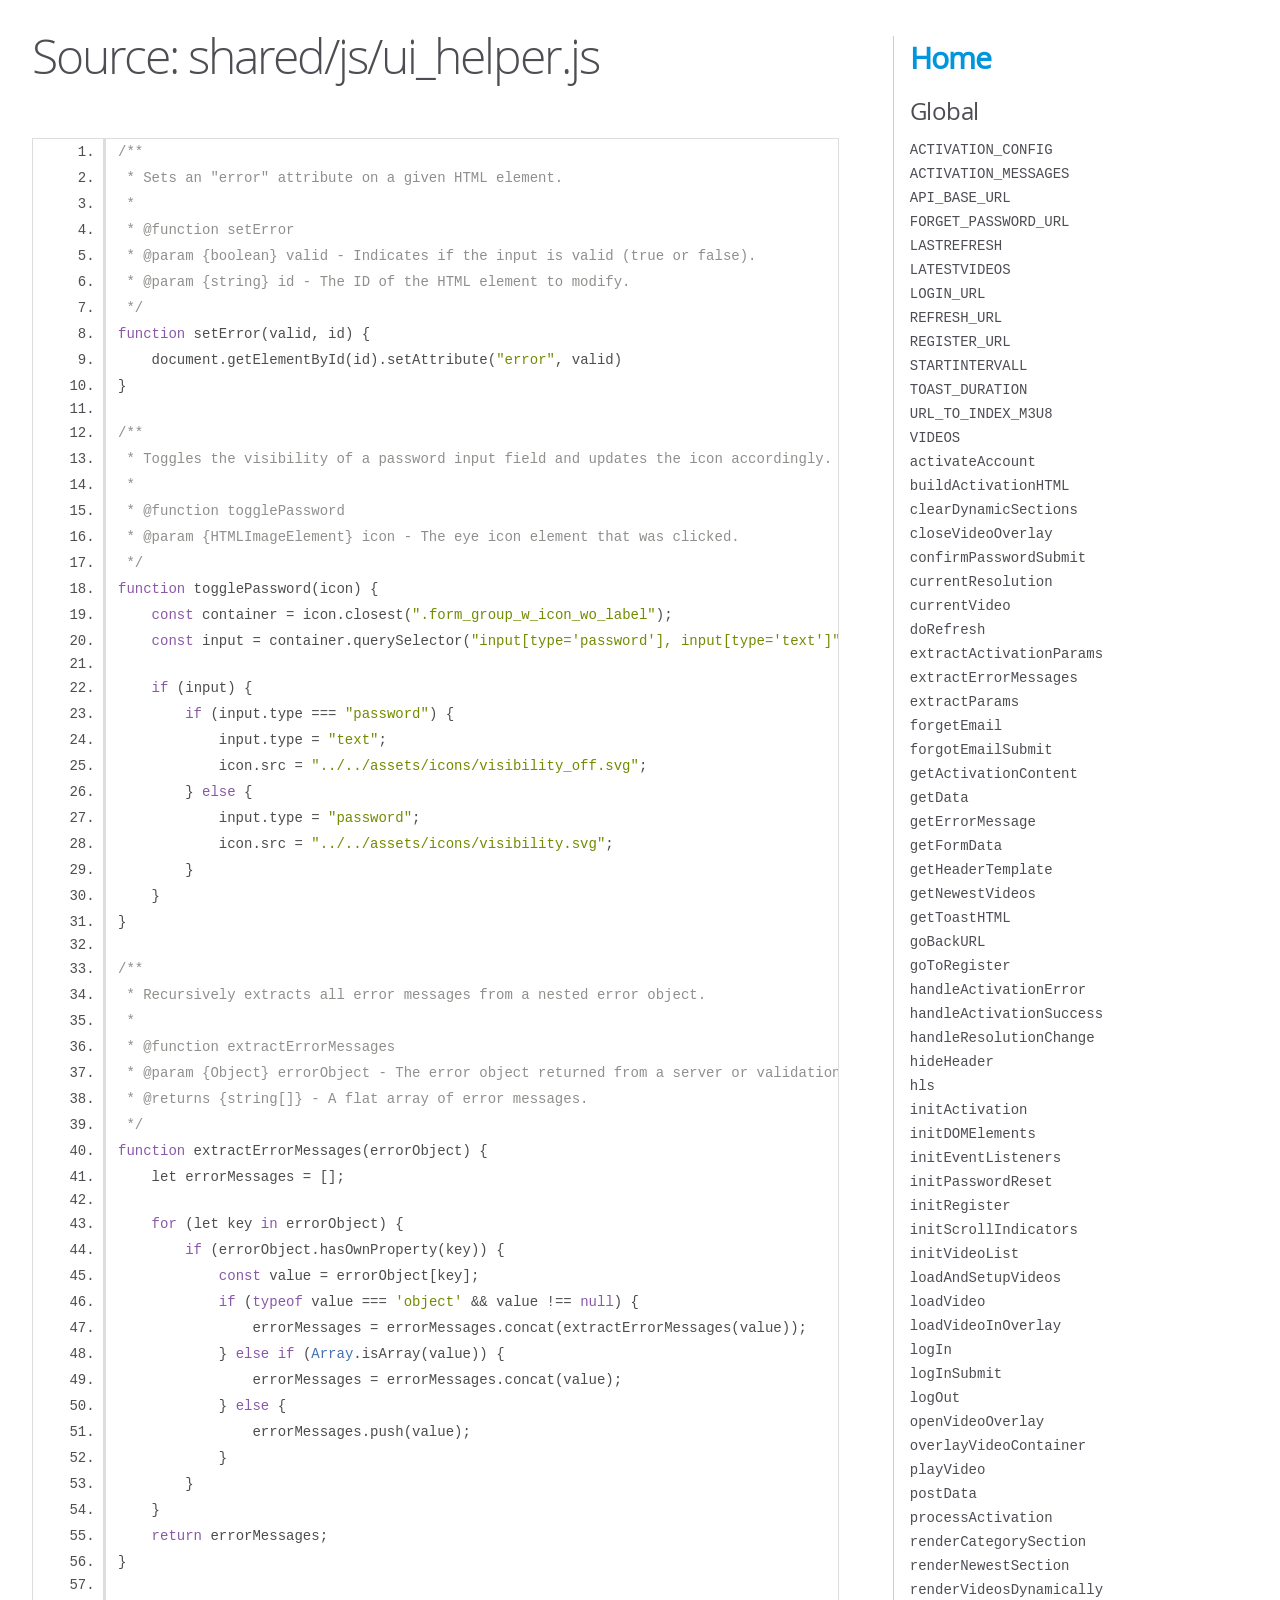
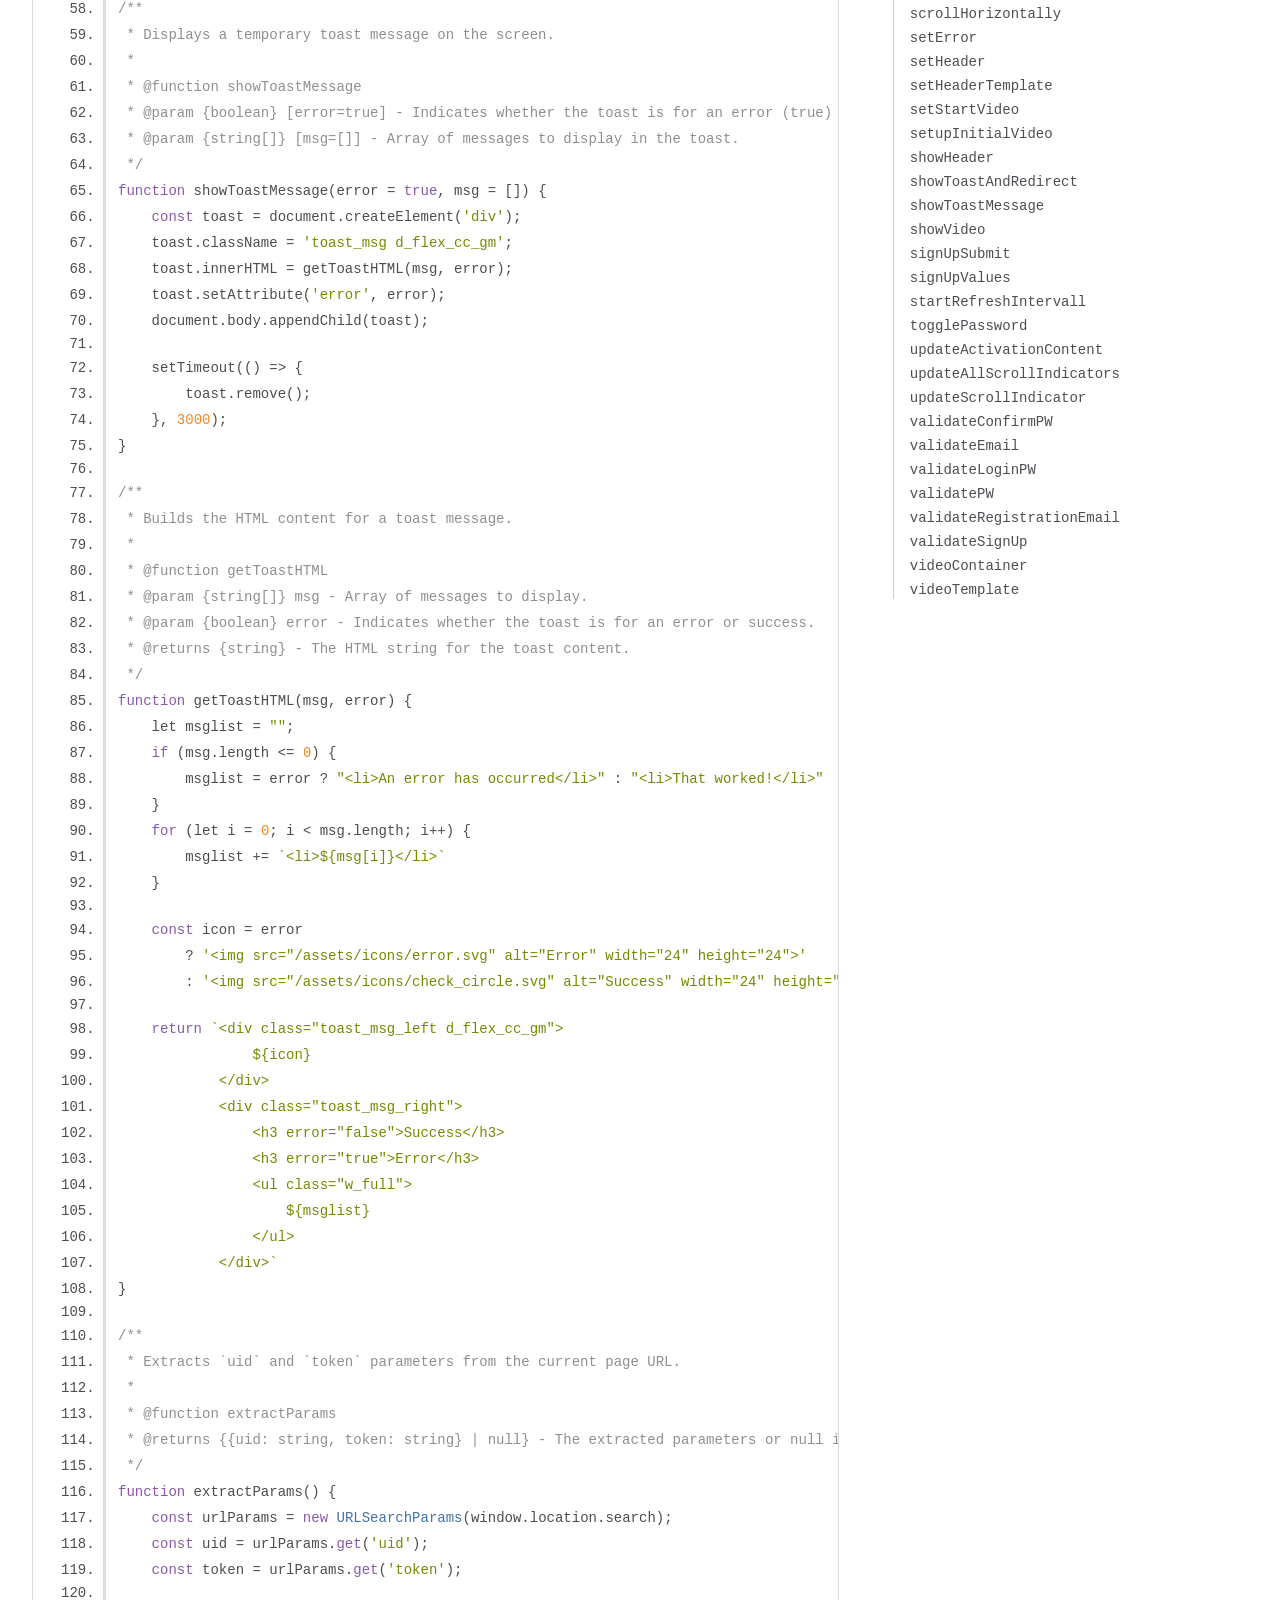
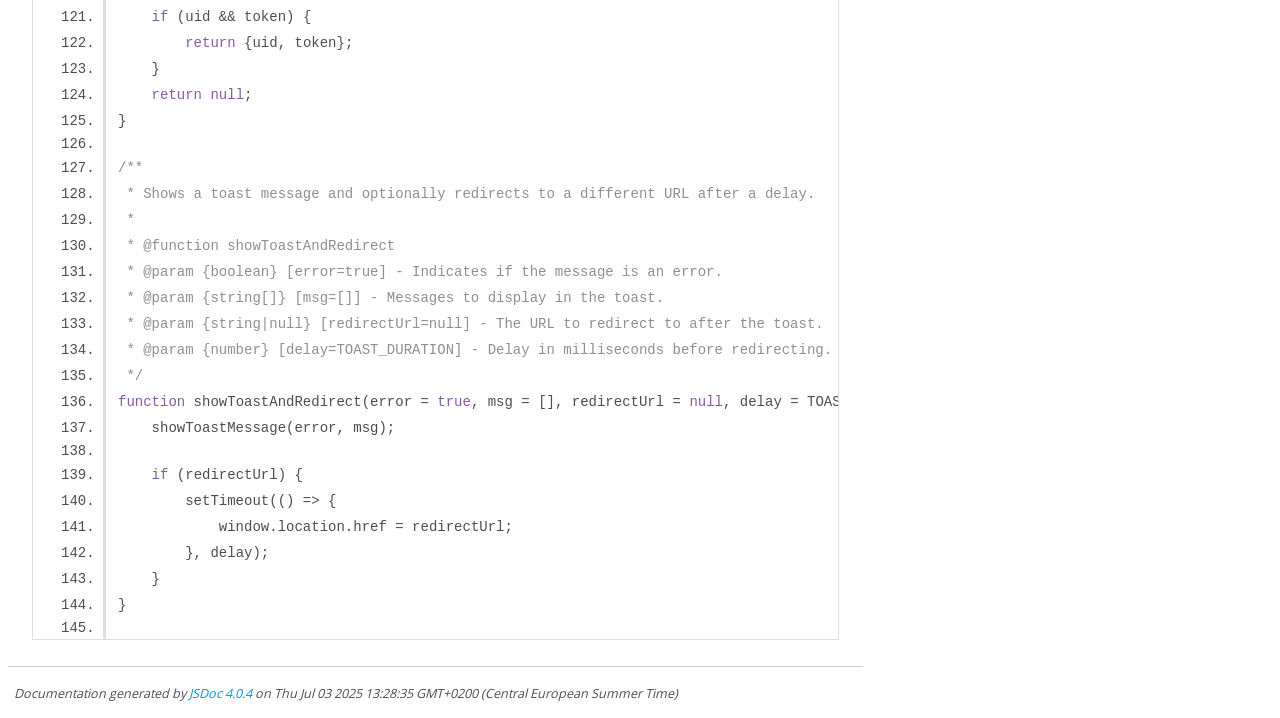
<file: docs/jsdoc/shared_js_ui_helper.js.html>
<!DOCTYPE html>
<html lang="en">
<head>
    <meta charset="utf-8">
    <title>JSDoc: Source: shared/js/ui_helper.js</title>

    <script src="scripts/prettify/prettify.js"> </script>
    <script src="scripts/prettify/lang-css.js"> </script>
    <!--[if lt IE 9]>
      <script src="//html5shiv.googlecode.com/svn/trunk/html5.js"></script>
    <![endif]-->
    <link type="text/css" rel="stylesheet" href="styles/prettify-tomorrow.css">
    <link type="text/css" rel="stylesheet" href="styles/jsdoc-default.css">
</head>

<body>

<div id="main">

    <h1 class="page-title">Source: shared/js/ui_helper.js</h1>

    



    
    <section>
        <article>
            <pre class="prettyprint source linenums"><code>/**
 * Sets an "error" attribute on a given HTML element.
 *
 * @function setError
 * @param {boolean} valid - Indicates if the input is valid (true or false).
 * @param {string} id - The ID of the HTML element to modify.
 */
function setError(valid, id) {
    document.getElementById(id).setAttribute("error", valid)
}

/**
 * Toggles the visibility of a password input field and updates the icon accordingly.
 *
 * @function togglePassword
 * @param {HTMLImageElement} icon - The eye icon element that was clicked.
 */
function togglePassword(icon) {
    const container = icon.closest(".form_group_w_icon_wo_label");
    const input = container.querySelector("input[type='password'], input[type='text']");

    if (input) {
        if (input.type === "password") {
            input.type = "text";
            icon.src = "../../assets/icons/visibility_off.svg";
        } else {
            input.type = "password";
            icon.src = "../../assets/icons/visibility.svg";
        }
    }
}

/**
 * Recursively extracts all error messages from a nested error object.
 *
 * @function extractErrorMessages
 * @param {Object} errorObject - The error object returned from a server or validation.
 * @returns {string[]} - A flat array of error messages.
 */
function extractErrorMessages(errorObject) {
    let errorMessages = [];

    for (let key in errorObject) {
        if (errorObject.hasOwnProperty(key)) {
            const value = errorObject[key];
            if (typeof value === 'object' &amp;&amp; value !== null) {
                errorMessages = errorMessages.concat(extractErrorMessages(value));
            } else if (Array.isArray(value)) {
                errorMessages = errorMessages.concat(value);
            } else {
                errorMessages.push(value);
            }
        }
    }
    return errorMessages;
}

/**
 * Displays a temporary toast message on the screen.
 *
 * @function showToastMessage
 * @param {boolean} [error=true] - Indicates whether the toast is for an error (true) or success (false).
 * @param {string[]} [msg=[]] - Array of messages to display in the toast.
 */
function showToastMessage(error = true, msg = []) {
    const toast = document.createElement('div');
    toast.className = 'toast_msg d_flex_cc_gm';
    toast.innerHTML = getToastHTML(msg, error);
    toast.setAttribute('error', error);
    document.body.appendChild(toast);

    setTimeout(() => {
        toast.remove();
    }, 3000);
}

/**
 * Builds the HTML content for a toast message.
 *
 * @function getToastHTML
 * @param {string[]} msg - Array of messages to display.
 * @param {boolean} error - Indicates whether the toast is for an error or success.
 * @returns {string} - The HTML string for the toast content.
 */
function getToastHTML(msg, error) {
    let msglist = "";
    if (msg.length &lt;= 0) {
        msglist = error ? "&lt;li>An error has occurred&lt;/li>" : "&lt;li>That worked!&lt;/li>"
    }
    for (let i = 0; i &lt; msg.length; i++) {
        msglist += `&lt;li>${msg[i]}&lt;/li>`
    }

    const icon = error
        ? '&lt;img src="/assets/icons/error.svg" alt="Error" width="24" height="24">'
        : '&lt;img src="/assets/icons/check_circle.svg" alt="Success" width="24" height="24">';

    return `&lt;div class="toast_msg_left d_flex_cc_gm">
                ${icon}
            &lt;/div>
            &lt;div class="toast_msg_right">
                &lt;h3 error="false">Success&lt;/h3>
                &lt;h3 error="true">Error&lt;/h3>
                &lt;ul class="w_full">
                    ${msglist}
                &lt;/ul>
            &lt;/div>`
}

/**
 * Extracts `uid` and `token` parameters from the current page URL.
 *
 * @function extractParams
 * @returns {{uid: string, token: string} | null} - The extracted parameters or null if missing.
 */
function extractParams() {
    const urlParams = new URLSearchParams(window.location.search);
    const uid = urlParams.get('uid');
    const token = urlParams.get('token');

    if (uid &amp;&amp; token) {
        return {uid, token};
    }
    return null;
}

/**
 * Shows a toast message and optionally redirects to a different URL after a delay.
 *
 * @function showToastAndRedirect
 * @param {boolean} [error=true] - Indicates if the message is an error.
 * @param {string[]} [msg=[]] - Messages to display in the toast.
 * @param {string|null} [redirectUrl=null] - The URL to redirect to after the toast.
 * @param {number} [delay=TOAST_DURATION] - Delay in milliseconds before redirecting.
 */
function showToastAndRedirect(error = true, msg = [], redirectUrl = null, delay = TOAST_DURATION) {
    showToastMessage(error, msg);

    if (redirectUrl) {
        setTimeout(() => {
            window.location.href = redirectUrl;
        }, delay);
    }
}

</code></pre>
        </article>
    </section>




</div>

<nav>
    <h2><a href="index.html">Home</a></h2><h3>Global</h3><ul><li><a href="global.html#ACTIVATION_CONFIG">ACTIVATION_CONFIG</a></li><li><a href="global.html#ACTIVATION_MESSAGES">ACTIVATION_MESSAGES</a></li><li><a href="global.html#API_BASE_URL">API_BASE_URL</a></li><li><a href="global.html#FORGET_PASSWORD_URL">FORGET_PASSWORD_URL</a></li><li><a href="global.html#LASTREFRESH">LASTREFRESH</a></li><li><a href="global.html#LATESTVIDEOS">LATESTVIDEOS</a></li><li><a href="global.html#LOGIN_URL">LOGIN_URL</a></li><li><a href="global.html#REFRESH_URL">REFRESH_URL</a></li><li><a href="global.html#REGISTER_URL">REGISTER_URL</a></li><li><a href="global.html#STARTINTERVALL">STARTINTERVALL</a></li><li><a href="global.html#TOAST_DURATION">TOAST_DURATION</a></li><li><a href="global.html#URL_TO_INDEX_M3U8">URL_TO_INDEX_M3U8</a></li><li><a href="global.html#VIDEOS">VIDEOS</a></li><li><a href="global.html#activateAccount">activateAccount</a></li><li><a href="global.html#buildActivationHTML">buildActivationHTML</a></li><li><a href="global.html#clearDynamicSections">clearDynamicSections</a></li><li><a href="global.html#closeVideoOverlay">closeVideoOverlay</a></li><li><a href="global.html#confirmPasswordSubmit">confirmPasswordSubmit</a></li><li><a href="global.html#currentResolution">currentResolution</a></li><li><a href="global.html#currentVideo">currentVideo</a></li><li><a href="global.html#doRefresh">doRefresh</a></li><li><a href="global.html#extractActivationParams">extractActivationParams</a></li><li><a href="global.html#extractErrorMessages">extractErrorMessages</a></li><li><a href="global.html#extractParams">extractParams</a></li><li><a href="global.html#forgetEmail">forgetEmail</a></li><li><a href="global.html#forgotEmailSubmit">forgotEmailSubmit</a></li><li><a href="global.html#getActivationContent">getActivationContent</a></li><li><a href="global.html#getData">getData</a></li><li><a href="global.html#getErrorMessage">getErrorMessage</a></li><li><a href="global.html#getFormData">getFormData</a></li><li><a href="global.html#getHeaderTemplate">getHeaderTemplate</a></li><li><a href="global.html#getNewestVideos">getNewestVideos</a></li><li><a href="global.html#getToastHTML">getToastHTML</a></li><li><a href="global.html#goBackURL">goBackURL</a></li><li><a href="global.html#goToRegister">goToRegister</a></li><li><a href="global.html#handleActivationError">handleActivationError</a></li><li><a href="global.html#handleActivationSuccess">handleActivationSuccess</a></li><li><a href="global.html#handleResolutionChange">handleResolutionChange</a></li><li><a href="global.html#hideHeader">hideHeader</a></li><li><a href="global.html#hls">hls</a></li><li><a href="global.html#initActivation">initActivation</a></li><li><a href="global.html#initDOMElements">initDOMElements</a></li><li><a href="global.html#initEventListeners">initEventListeners</a></li><li><a href="global.html#initPasswordReset">initPasswordReset</a></li><li><a href="global.html#initRegister">initRegister</a></li><li><a href="global.html#initScrollIndicators">initScrollIndicators</a></li><li><a href="global.html#initVideoList">initVideoList</a></li><li><a href="global.html#loadAndSetupVideos">loadAndSetupVideos</a></li><li><a href="global.html#loadVideo">loadVideo</a></li><li><a href="global.html#loadVideoInOverlay">loadVideoInOverlay</a></li><li><a href="global.html#logIn">logIn</a></li><li><a href="global.html#logInSubmit">logInSubmit</a></li><li><a href="global.html#logOut">logOut</a></li><li><a href="global.html#openVideoOverlay">openVideoOverlay</a></li><li><a href="global.html#overlayVideoContainer">overlayVideoContainer</a></li><li><a href="global.html#playVideo">playVideo</a></li><li><a href="global.html#postData">postData</a></li><li><a href="global.html#processActivation">processActivation</a></li><li><a href="global.html#renderCategorySection">renderCategorySection</a></li><li><a href="global.html#renderNewestSection">renderNewestSection</a></li><li><a href="global.html#renderVideosDynamically">renderVideosDynamically</a></li><li><a href="global.html#scrollHorizontally">scrollHorizontally</a></li><li><a href="global.html#setError">setError</a></li><li><a href="global.html#setHeader">setHeader</a></li><li><a href="global.html#setHeaderTemplate">setHeaderTemplate</a></li><li><a href="global.html#setStartVideo">setStartVideo</a></li><li><a href="global.html#setupInitialVideo">setupInitialVideo</a></li><li><a href="global.html#showHeader">showHeader</a></li><li><a href="global.html#showToastAndRedirect">showToastAndRedirect</a></li><li><a href="global.html#showToastMessage">showToastMessage</a></li><li><a href="global.html#showVideo">showVideo</a></li><li><a href="global.html#signUpSubmit">signUpSubmit</a></li><li><a href="global.html#signUpValues">signUpValues</a></li><li><a href="global.html#startRefreshIntervall">startRefreshIntervall</a></li><li><a href="global.html#togglePassword">togglePassword</a></li><li><a href="global.html#updateActivationContent">updateActivationContent</a></li><li><a href="global.html#updateAllScrollIndicators">updateAllScrollIndicators</a></li><li><a href="global.html#updateScrollIndicator">updateScrollIndicator</a></li><li><a href="global.html#validateConfirmPW">validateConfirmPW</a></li><li><a href="global.html#validateEmail">validateEmail</a></li><li><a href="global.html#validateLoginPW">validateLoginPW</a></li><li><a href="global.html#validatePW">validatePW</a></li><li><a href="global.html#validateRegistrationEmail">validateRegistrationEmail</a></li><li><a href="global.html#validateSignUp">validateSignUp</a></li><li><a href="global.html#videoContainer">videoContainer</a></li><li><a href="global.html#videoTemplate">videoTemplate</a></li></ul>
</nav>

<br class="clear">

<footer>
    Documentation generated by <a href="https://github.com/jsdoc/jsdoc">JSDoc 4.0.4</a> on Thu Jul 03 2025 13:28:35 GMT+0200 (Central European Summer Time)
</footer>

<script> prettyPrint(); </script>
<script src="scripts/linenumber.js"> </script>
</body>
</html>
</file>
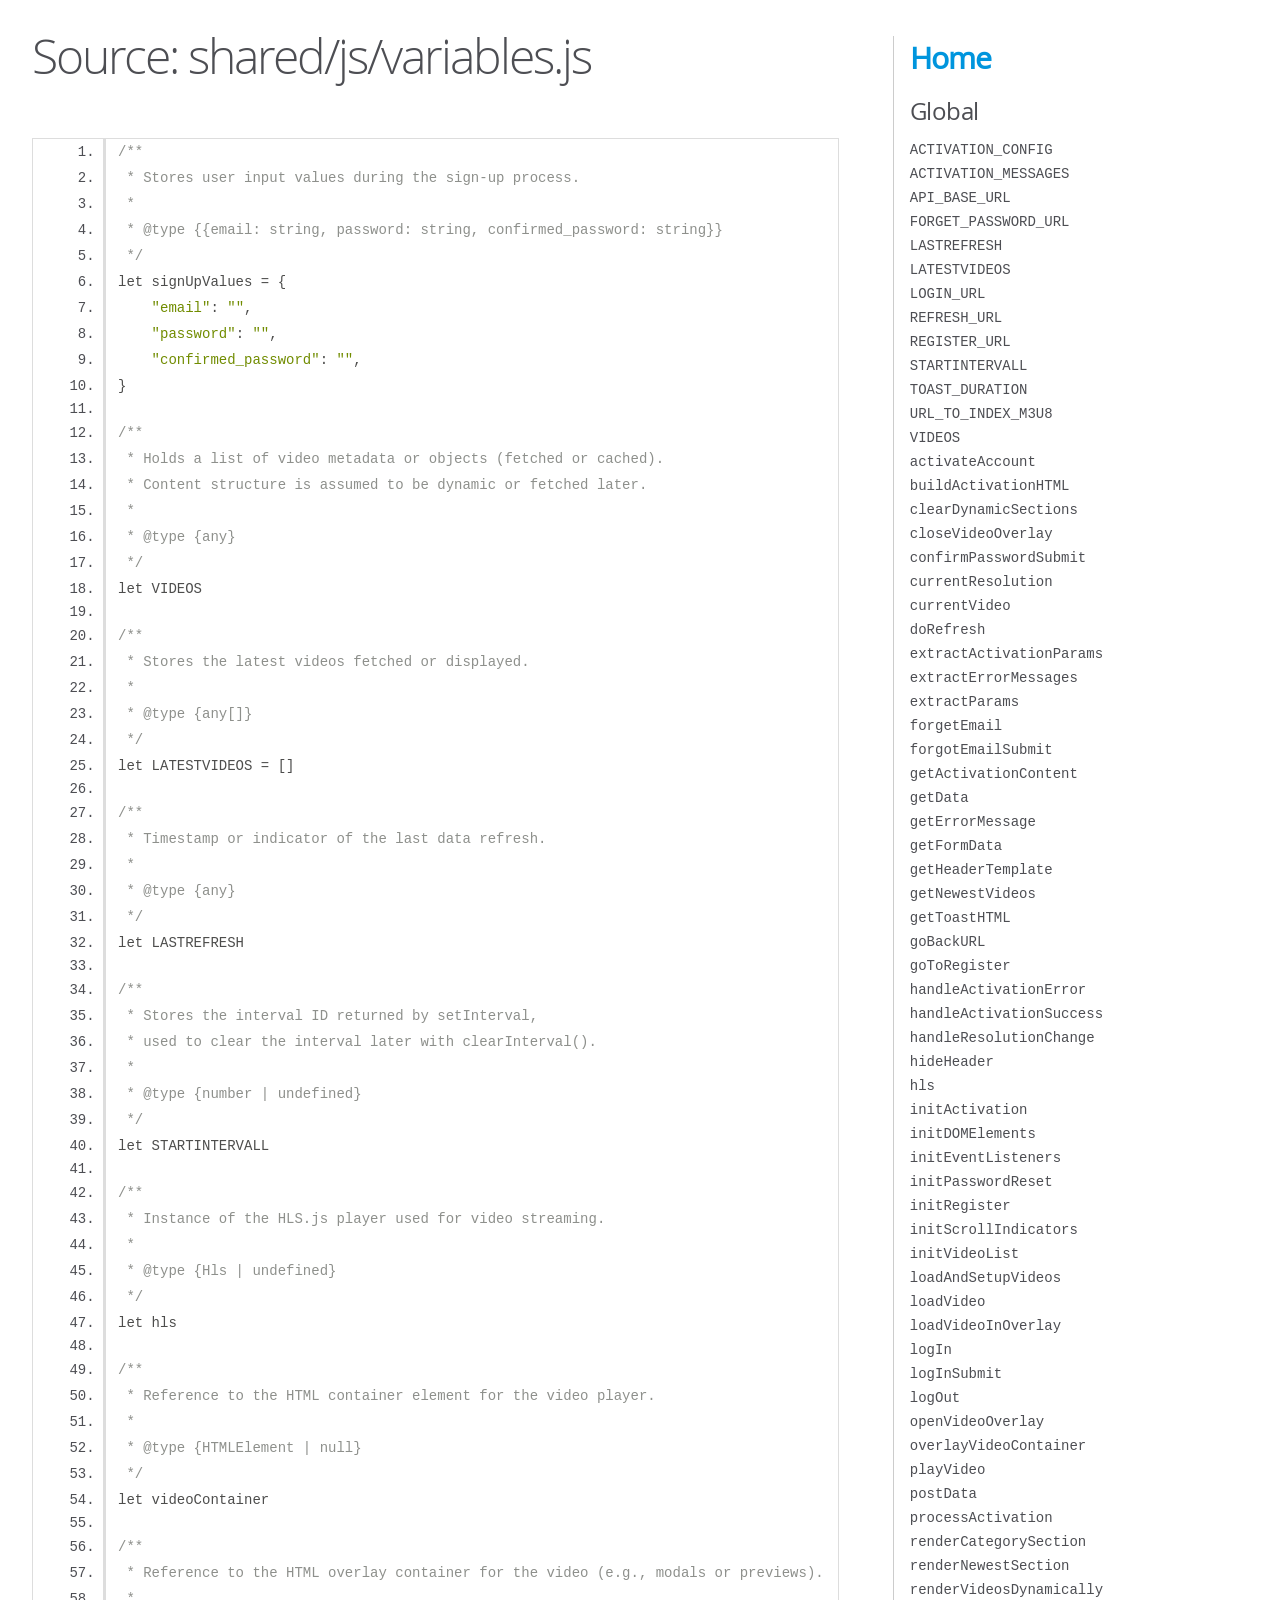
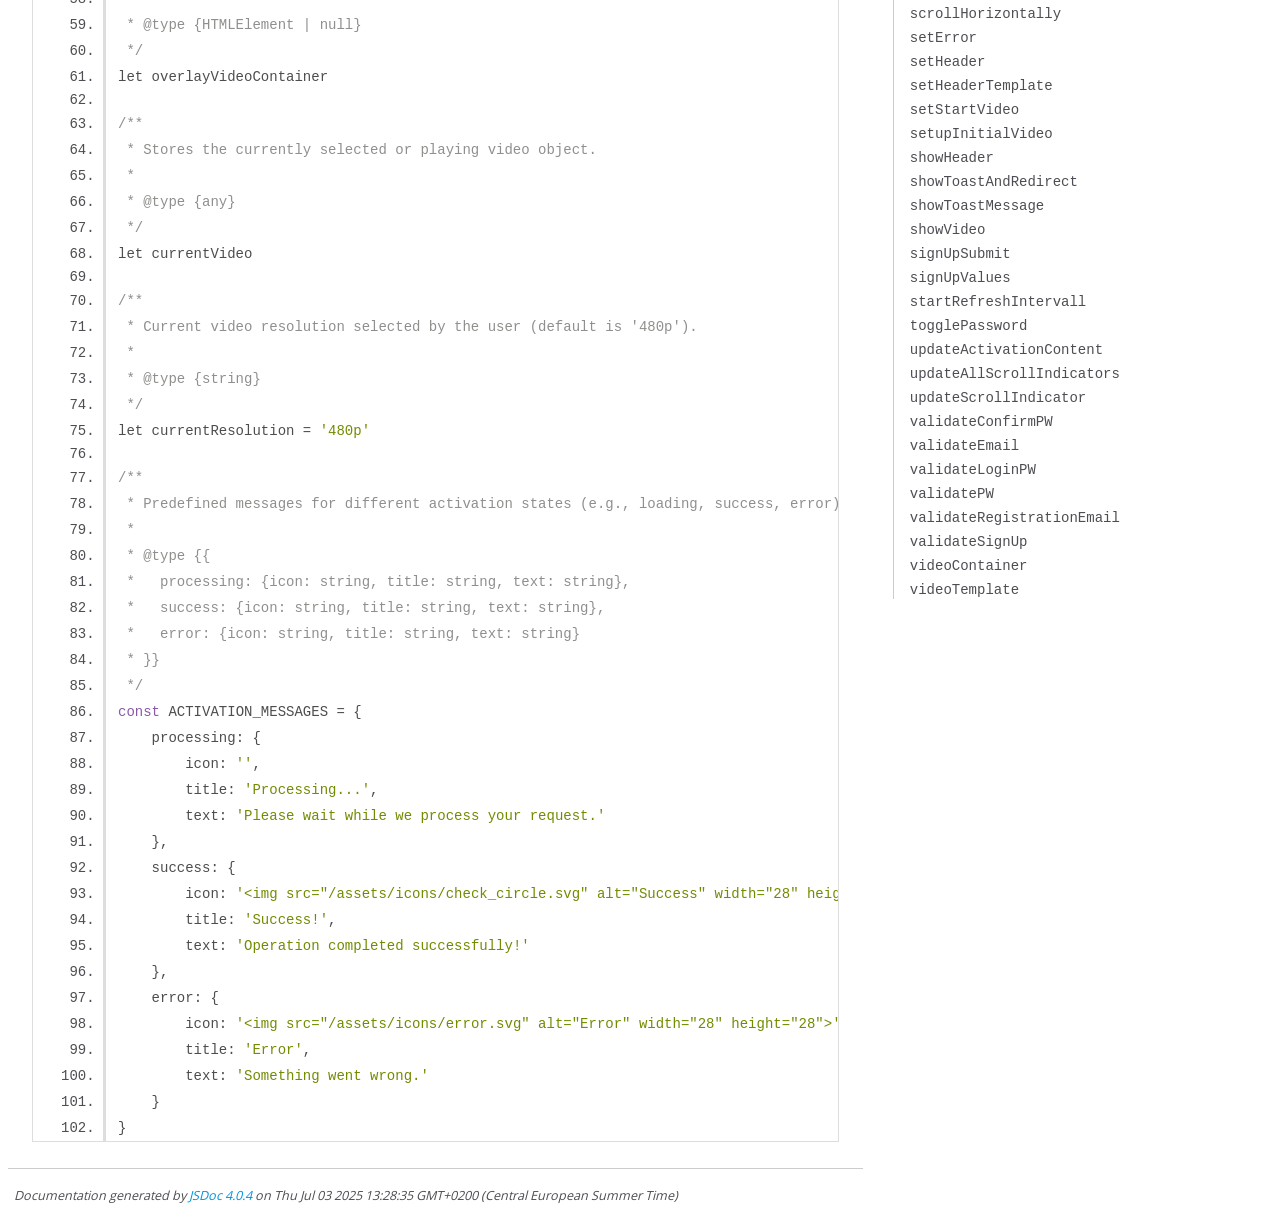
<file: docs/jsdoc/shared_js_variables.js.html>
<!DOCTYPE html>
<html lang="en">
<head>
    <meta charset="utf-8">
    <title>JSDoc: Source: shared/js/variables.js</title>

    <script src="scripts/prettify/prettify.js"> </script>
    <script src="scripts/prettify/lang-css.js"> </script>
    <!--[if lt IE 9]>
      <script src="//html5shiv.googlecode.com/svn/trunk/html5.js"></script>
    <![endif]-->
    <link type="text/css" rel="stylesheet" href="styles/prettify-tomorrow.css">
    <link type="text/css" rel="stylesheet" href="styles/jsdoc-default.css">
</head>

<body>

<div id="main">

    <h1 class="page-title">Source: shared/js/variables.js</h1>

    



    
    <section>
        <article>
            <pre class="prettyprint source linenums"><code>/**
 * Stores user input values during the sign-up process.
 *
 * @type {{email: string, password: string, confirmed_password: string}}
 */
let signUpValues = {
    "email": "",
    "password": "",
    "confirmed_password": "",
}

/**
 * Holds a list of video metadata or objects (fetched or cached).
 * Content structure is assumed to be dynamic or fetched later.
 *
 * @type {any}
 */
let VIDEOS

/**
 * Stores the latest videos fetched or displayed.
 *
 * @type {any[]}
 */
let LATESTVIDEOS = []

/**
 * Timestamp or indicator of the last data refresh.
 *
 * @type {any}
 */
let LASTREFRESH

/**
 * Stores the interval ID returned by setInterval,
 * used to clear the interval later with clearInterval().
 *
 * @type {number | undefined}
 */
let STARTINTERVALL

/**
 * Instance of the HLS.js player used for video streaming.
 *
 * @type {Hls | undefined}
 */
let hls

/**
 * Reference to the HTML container element for the video player.
 *
 * @type {HTMLElement | null}
 */
let videoContainer

/**
 * Reference to the HTML overlay container for the video (e.g., modals or previews).
 *
 * @type {HTMLElement | null}
 */
let overlayVideoContainer

/**
 * Stores the currently selected or playing video object.
 *
 * @type {any}
 */
let currentVideo

/**
 * Current video resolution selected by the user (default is '480p').
 *
 * @type {string}
 */
let currentResolution = '480p'

/**
 * Predefined messages for different activation states (e.g., loading, success, error).
 *
 * @type {{
 *   processing: {icon: string, title: string, text: string},
 *   success: {icon: string, title: string, text: string},
 *   error: {icon: string, title: string, text: string}
 * }}
 */
const ACTIVATION_MESSAGES = {
    processing: {
        icon: '',
        title: 'Processing...',
        text: 'Please wait while we process your request.'
    },
    success: {
        icon: '&lt;img src="/assets/icons/check_circle.svg" alt="Success" width="28" height="28">',
        title: 'Success!',
        text: 'Operation completed successfully!'
    },
    error: {
        icon: '&lt;img src="/assets/icons/error.svg" alt="Error" width="28" height="28">',
        title: 'Error',
        text: 'Something went wrong.'
    }
}
</code></pre>
        </article>
    </section>




</div>

<nav>
    <h2><a href="index.html">Home</a></h2><h3>Global</h3><ul><li><a href="global.html#ACTIVATION_CONFIG">ACTIVATION_CONFIG</a></li><li><a href="global.html#ACTIVATION_MESSAGES">ACTIVATION_MESSAGES</a></li><li><a href="global.html#API_BASE_URL">API_BASE_URL</a></li><li><a href="global.html#FORGET_PASSWORD_URL">FORGET_PASSWORD_URL</a></li><li><a href="global.html#LASTREFRESH">LASTREFRESH</a></li><li><a href="global.html#LATESTVIDEOS">LATESTVIDEOS</a></li><li><a href="global.html#LOGIN_URL">LOGIN_URL</a></li><li><a href="global.html#REFRESH_URL">REFRESH_URL</a></li><li><a href="global.html#REGISTER_URL">REGISTER_URL</a></li><li><a href="global.html#STARTINTERVALL">STARTINTERVALL</a></li><li><a href="global.html#TOAST_DURATION">TOAST_DURATION</a></li><li><a href="global.html#URL_TO_INDEX_M3U8">URL_TO_INDEX_M3U8</a></li><li><a href="global.html#VIDEOS">VIDEOS</a></li><li><a href="global.html#activateAccount">activateAccount</a></li><li><a href="global.html#buildActivationHTML">buildActivationHTML</a></li><li><a href="global.html#clearDynamicSections">clearDynamicSections</a></li><li><a href="global.html#closeVideoOverlay">closeVideoOverlay</a></li><li><a href="global.html#confirmPasswordSubmit">confirmPasswordSubmit</a></li><li><a href="global.html#currentResolution">currentResolution</a></li><li><a href="global.html#currentVideo">currentVideo</a></li><li><a href="global.html#doRefresh">doRefresh</a></li><li><a href="global.html#extractActivationParams">extractActivationParams</a></li><li><a href="global.html#extractErrorMessages">extractErrorMessages</a></li><li><a href="global.html#extractParams">extractParams</a></li><li><a href="global.html#forgetEmail">forgetEmail</a></li><li><a href="global.html#forgotEmailSubmit">forgotEmailSubmit</a></li><li><a href="global.html#getActivationContent">getActivationContent</a></li><li><a href="global.html#getData">getData</a></li><li><a href="global.html#getErrorMessage">getErrorMessage</a></li><li><a href="global.html#getFormData">getFormData</a></li><li><a href="global.html#getHeaderTemplate">getHeaderTemplate</a></li><li><a href="global.html#getNewestVideos">getNewestVideos</a></li><li><a href="global.html#getToastHTML">getToastHTML</a></li><li><a href="global.html#goBackURL">goBackURL</a></li><li><a href="global.html#goToRegister">goToRegister</a></li><li><a href="global.html#handleActivationError">handleActivationError</a></li><li><a href="global.html#handleActivationSuccess">handleActivationSuccess</a></li><li><a href="global.html#handleResolutionChange">handleResolutionChange</a></li><li><a href="global.html#hideHeader">hideHeader</a></li><li><a href="global.html#hls">hls</a></li><li><a href="global.html#initActivation">initActivation</a></li><li><a href="global.html#initDOMElements">initDOMElements</a></li><li><a href="global.html#initEventListeners">initEventListeners</a></li><li><a href="global.html#initPasswordReset">initPasswordReset</a></li><li><a href="global.html#initRegister">initRegister</a></li><li><a href="global.html#initScrollIndicators">initScrollIndicators</a></li><li><a href="global.html#initVideoList">initVideoList</a></li><li><a href="global.html#loadAndSetupVideos">loadAndSetupVideos</a></li><li><a href="global.html#loadVideo">loadVideo</a></li><li><a href="global.html#loadVideoInOverlay">loadVideoInOverlay</a></li><li><a href="global.html#logIn">logIn</a></li><li><a href="global.html#logInSubmit">logInSubmit</a></li><li><a href="global.html#logOut">logOut</a></li><li><a href="global.html#openVideoOverlay">openVideoOverlay</a></li><li><a href="global.html#overlayVideoContainer">overlayVideoContainer</a></li><li><a href="global.html#playVideo">playVideo</a></li><li><a href="global.html#postData">postData</a></li><li><a href="global.html#processActivation">processActivation</a></li><li><a href="global.html#renderCategorySection">renderCategorySection</a></li><li><a href="global.html#renderNewestSection">renderNewestSection</a></li><li><a href="global.html#renderVideosDynamically">renderVideosDynamically</a></li><li><a href="global.html#scrollHorizontally">scrollHorizontally</a></li><li><a href="global.html#setError">setError</a></li><li><a href="global.html#setHeader">setHeader</a></li><li><a href="global.html#setHeaderTemplate">setHeaderTemplate</a></li><li><a href="global.html#setStartVideo">setStartVideo</a></li><li><a href="global.html#setupInitialVideo">setupInitialVideo</a></li><li><a href="global.html#showHeader">showHeader</a></li><li><a href="global.html#showToastAndRedirect">showToastAndRedirect</a></li><li><a href="global.html#showToastMessage">showToastMessage</a></li><li><a href="global.html#showVideo">showVideo</a></li><li><a href="global.html#signUpSubmit">signUpSubmit</a></li><li><a href="global.html#signUpValues">signUpValues</a></li><li><a href="global.html#startRefreshIntervall">startRefreshIntervall</a></li><li><a href="global.html#togglePassword">togglePassword</a></li><li><a href="global.html#updateActivationContent">updateActivationContent</a></li><li><a href="global.html#updateAllScrollIndicators">updateAllScrollIndicators</a></li><li><a href="global.html#updateScrollIndicator">updateScrollIndicator</a></li><li><a href="global.html#validateConfirmPW">validateConfirmPW</a></li><li><a href="global.html#validateEmail">validateEmail</a></li><li><a href="global.html#validateLoginPW">validateLoginPW</a></li><li><a href="global.html#validatePW">validatePW</a></li><li><a href="global.html#validateRegistrationEmail">validateRegistrationEmail</a></li><li><a href="global.html#validateSignUp">validateSignUp</a></li><li><a href="global.html#videoContainer">videoContainer</a></li><li><a href="global.html#videoTemplate">videoTemplate</a></li></ul>
</nav>

<br class="clear">

<footer>
    Documentation generated by <a href="https://github.com/jsdoc/jsdoc">JSDoc 4.0.4</a> on Thu Jul 03 2025 13:28:35 GMT+0200 (Central European Summer Time)
</footer>

<script> prettyPrint(); </script>
<script src="scripts/linenumber.js"> </script>
</body>
</html>
</file>
<file: shared/css/variables.css>
:root {
  --bg-color: rgba(28, 39, 57, 1);
  --bg-color-dark: rgba(24, 32, 46, 1);
  --bg-color-light: rgba(33, 48, 73, 1);

  --link-color: rgba(255,255,255,1);
  --link-hover-color: rgba(46, 62, 223, 1);

  --font-prime-color: rgb(255,255,255);
  --font_sec_color: rgba(46, 62, 223, 1);
  --font_dark_color: rgba(28, 39, 57, 1);
  --font_white_color: rgba(237, 237, 237, 1);

  --section-max-w: 1440px;

  --btn-rad: 40px;
  --btn-pad: 12px 24px;
  --btn-prime-color: rgba(46, 62, 223, 1);
  --btn-prime-hover-color: rgb(84, 98, 251);
  --btn-prime-active-color: rgb(83, 96, 249);
  --btn-prime-font-color: rgb(255, 255, 255);
  --btn-secondary-border: 1px solid rgba(255, 204, 0, 1);
  --btn-secondary-color: transparent;
  --btn-secondary-hover-color: rgba(255, 231, 135, 1);
  --btn-secondary-active-color: rgba(255, 231, 135, 1);
  --btn-secondary-font-color: rgba(255, 204, 0, 1);
  --btn-third-color: rgba(255, 231, 135, 1);
  --btn-third-hover-color: rgba(255, 231, 135, 1);
  --btn-third-active-color: rgba(255, 231, 135, 1);
  --btn-third-font-color: rgba(33, 48, 73, 1);

  --form-max-w: 800px;
  --form-s-max-w: 500px;
  --form-rad: 48px;
  --form-pad: 48px;
  --form-gap: 24px;
  --form-pad-small: 16px;
  --form-bg-color: rgba(27,27,34,0.85);
  --form-border: 1px solid rgba(33, 48, 73, 1);
  --form-input-rad: 16px;
  --form-input-pad: 14px 16px;
  --form-input-border: 1px solid rgba(46, 62, 223, 1);
  --form-input-active-border-color: rgba(46, 62, 223, 1);
  --form-input-error-border-color: rgba(255, 0, 4, 1);
  --form-input-bg-color: rgba(27,27,34,0.85);

  --card-bg-color:rgba(33, 48, 73, 1);
  --card-border: 1px solid rgba(46, 62, 223, 1);
  --card-border-color: rgba(46, 62, 223, 1);
  --card-pad: 16px;
  --card-rad: 8px;
}

@media screen and (max-width: 769px) {
  :root {
  --form-pad: 32px;
  --form-pad-small: 8px;
  --form-input-pad: 8px 8px;
  }
}
</file>
<file: shared/css/standard.css>
* {
    box-sizing: border-box;
    margin: 0;
}

a {
    text-decoration: none;
}

a:hover {
    text-decoration: none;
}

body {
    min-height: 100vh;
    display: flex;
    flex-direction: column;
    align-items: center;
}

::-webkit-scrollbar {
    width: 4px;
}

::-webkit-scrollbar-track {
    background-color: black;
}

::-webkit-scrollbar-thumb {
    background-color: var(--card-border-color);
    border-radius: 10px;
}

::-webkit-scrollbar-thumb:hover {
    background-color: var(--card-border-color);
}

main {
    flex-grow: 1;
    display: flex;
    flex-direction: column;
    justify-content: flex-start;
    align-items: center;
    padding: 48px;
    z-index: 1;
}

.d_none {
    display: none !important;
}

.pad_s {
    padding: 8px 16px;
}

.pad_m {
    padding: 16px 32px;
}

.pad_l {
    padding: 32px 48px;
}

@media only screen and (min-width: 1440px) {
    main {
        padding-left: max(48px, calc(50% - 720px)) !important;
        padding-right: max(48px, calc(50% - 720px)) !important;
    }
}

@media only screen and (min-width: 770px)  and (max-width: 1024px) { 

    main {
        padding: 32px;
    }
}

@media only screen and (min-width: 481px)  and (max-width: 769px) {
    .pad_s {
        padding: 4px 8px;
    }

    .pad_m {
        padding: 8px 16px;
    }

    .pad_l {
        padding: 16px 32px;
    }

    main {
        padding: 16px 32px;
    }
}

@media only screen and (max-width: 480px) {
    .pad_s {
        padding: 4px 8px;
    }

    .pad_m {
        padding: 4px 8px;
    }

    .pad_l {
        padding: 8px 16px;
    }

    main {
        padding: 8px 16px;
    }
}

.pos_rel {
    position: relative;
}

.pos_abs_rc {
    position: absolute;
    top: 16px;
    right: 16px;
}

.d_flex_cs_gs,
.d_flex_cc_gs,
.d_flex_cs_gm,
.d_flex_cc_gm,
.d_flex_cs_gl,
.d_flex_cc_gl,
.d_flex_cs_gxl,
.d_flex_cc_gxl {
    display: flex;
    justify-content: center;
}

.d_flex_ss_gs,
.d_flex_sc_gs,
.d_flex_ss_gm,
.d_flex_sc_gm,
.d_flex_ss_gl,
.d_flex_sc_gl,
.d_flex_ss_gxl,
.d_flex_sc_gxl {
    display: flex;
    justify-content: flex-start;
}

.d_flex_cc_gs,
.d_flex_cs_gs,
.d_flex_sc_gs,
.d_flex_ss_gs {
    gap: 4px;
}

.d_flex_cc_gm,
.d_flex_cs_gm,
.d_flex_sc_gm,
.d_flex_ss_gm {
    gap: 16px;
}

.d_flex_cc_gl,
.d_flex_cs_gl,
.d_flex_sc_gl,
.d_flex_ss_gl {
    gap: 32px;
}

.d_flex_cc_gxl,
.d_flex_cs_gxl,
.d_flex_sc_gxl,
.d_flex_ss_gxl {
    gap: 48px;
}

.d_flex_cs_gs,
.d_flex_ss_gs,
.d_flex_cs_gm,
.d_flex_ss_gm,
.d_flex_cs_gl,
.d_flex_ss_gl,
.d_flex_cs_gxl,
.d_flex_ss_gxl {
    align-items: flex-start;
}

.d_flex_cc_gs,
.d_flex_sc_gs,
.d_flex_cc_gm,
.d_flex_sc_gm,
.d_flex_cc_gl,
.d_flex_sc_gl,
.d_flex_cc_gxl,
.d_flex_sc_gxl {
    align-items: center;
}

.d_sb {
    justify-content: space-between !important;
}


.f_d_c {
    flex-direction: column !important;
}

.f_d_r_resp_c {
    flex-direction: row !important;
}

.f_one{
    flex: 1;
}

@media screen and (max-width: 480px) {
    .f_d_r_resp_c {
        flex-direction: column !important;
    }
}

.f_d_r {
    flex-direction: row !important;
}

.c_pointer {
    cursor: pointer;
}

.m_auto {
    margin: auto;
}

.w_full {
    width: 100%;
}

.w_reset{
    width: unset !important;
}

.h_full {
    height: 100%;
}

.text_c {
    text-align: center;
}

.rotate_half{
    transform: rotate(180deg);
}

@media screen and (max-width: 480px) {
    .p_top_s {
        padding-top: 36px;
    }
}
</file>
<file: shared/css/fonts.css>
* {
    font-family: 'DM Sans';
}

h1 {
    font-size: 40px;
}

h2, .fs_l {
    font-size: 24px;
}

label,
h3,
.fs_m {
    font-size: 20px;
}

h1,
h2,
h3,
h4,
h5,
p {
    word-break: break-word;
}

a,
p,
button,
input,
ul,
option,
select,
textarea {
    font-size: 18px;
}


@media screen and (max-width: 769px) {
    h1 {
        font-size: 32px;
    }

    h2 {
        font-size: 24px;
    }

    label,
    h3,
    .page_number {
        font-size: 18px;
    }

    a,
    p,
    button,
    input,
    ul,
    option,
    select,
    textarea {
        font-size: 16px;
    }
}

/* Font-Weights */

h1,
h2,
h3,
.fs_l {
    font-weight: 700;
}

a,
p,
button,
textarea,
input {
    font-weight: 400;

}

label {
    font-weight: 500;
}

button {
    font-weight: 600;
}

/* Colors */
.c_black {
    color: black !important;
}

.font_prime_color {
    color: var(--font-prime-color);
}

.font_sec_color {
    color: var(--font_sec_color);
}

.font_white_color {
    color: var(--font_white_color);
}

.font_error_color {
    color: var(--btn-delete-color);
}

/* Weights */
.fontw_bold {
    font-weight: bold !important;
}

/* Alignments */
.ws_nw {
    white-space: nowrap;
}

.text_a_e {
    text-align: end;
}

.text_a_c {
    text-align: center !important;
}


/* dm-sans-100 - latin */
@font-face {
    font-display: swap; /* Check https://developer.mozilla.org/en-US/docs/Web/CSS/@font-face/font-display for other options. */
    font-family: 'DM Sans';
    font-style: normal;
    font-weight: 100;
    src: url('../../assets/fonts/dm-sans-v15-latin-100.woff2') format('woff2'); /* Chrome 36+, Opera 23+, Firefox 39+, Safari 12+, iOS 10+ */
}

/* dm-sans-100italic - latin */
@font-face {
    font-display: swap; /* Check https://developer.mozilla.org/en-US/docs/Web/CSS/@font-face/font-display for other options. */
    font-family: 'DM Sans';
    font-style: italic;
    font-weight: 100;
    src: url('../../assets/fonts/dm-sans-v15-latin-100italic.woff2') format('woff2'); /* Chrome 36+, Opera 23+, Firefox 39+, Safari 12+, iOS 10+ */
}

/* dm-sans-200 - latin */
@font-face {
    font-display: swap; /* Check https://developer.mozilla.org/en-US/docs/Web/CSS/@font-face/font-display for other options. */
    font-family: 'DM Sans';
    font-style: normal;
    font-weight: 200;
    src: url('../../assets/fonts/dm-sans-v15-latin-200.woff2') format('woff2'); /* Chrome 36+, Opera 23+, Firefox 39+, Safari 12+, iOS 10+ */
}

/* dm-sans-200italic - latin */
@font-face {
    font-display: swap; /* Check https://developer.mozilla.org/en-US/docs/Web/CSS/@font-face/font-display for other options. */
    font-family: 'DM Sans';
    font-style: italic;
    font-weight: 200;
    src: url('../../assets/fonts/dm-sans-v15-latin-200italic.woff2') format('woff2'); /* Chrome 36+, Opera 23+, Firefox 39+, Safari 12+, iOS 10+ */
}

/* dm-sans-300 - latin */
@font-face {
    font-display: swap; /* Check https://developer.mozilla.org/en-US/docs/Web/CSS/@font-face/font-display for other options. */
    font-family: 'DM Sans';
    font-style: normal;
    font-weight: 300;
    src: url('../../assets/fonts/dm-sans-v15-latin-300.woff2') format('woff2'); /* Chrome 36+, Opera 23+, Firefox 39+, Safari 12+, iOS 10+ */
}

/* dm-sans-300italic - latin */
@font-face {
    font-display: swap; /* Check https://developer.mozilla.org/en-US/docs/Web/CSS/@font-face/font-display for other options. */
    font-family: 'DM Sans';
    font-style: italic;
    font-weight: 300;
    src: url('../../assets/fonts/dm-sans-v15-latin-300italic.woff2') format('woff2'); /* Chrome 36+, Opera 23+, Firefox 39+, Safari 12+, iOS 10+ */
}

/* dm-sans-regular - latin */
@font-face {
    font-display: swap; /* Check https://developer.mozilla.org/en-US/docs/Web/CSS/@font-face/font-display for other options. */
    font-family: 'DM Sans';
    font-style: normal;
    font-weight: 400;
    src: url('../../assets/fonts/dm-sans-v15-latin-regular.woff2') format('woff2'); /* Chrome 36+, Opera 23+, Firefox 39+, Safari 12+, iOS 10+ */
}

/* dm-sans-italic - latin */
@font-face {
    font-display: swap; /* Check https://developer.mozilla.org/en-US/docs/Web/CSS/@font-face/font-display for other options. */
    font-family: 'DM Sans';
    font-style: italic;
    font-weight: 400;
    src: url('../../assets/fonts/dm-sans-v15-latin-italic.woff2') format('woff2'); /* Chrome 36+, Opera 23+, Firefox 39+, Safari 12+, iOS 10+ */
}

/* dm-sans-500 - latin */
@font-face {
    font-display: swap; /* Check https://developer.mozilla.org/en-US/docs/Web/CSS/@font-face/font-display for other options. */
    font-family: 'DM Sans';
    font-style: normal;
    font-weight: 500;
    src: url('../../assets/fonts/dm-sans-v15-latin-500.woff2') format('woff2'); /* Chrome 36+, Opera 23+, Firefox 39+, Safari 12+, iOS 10+ */
}

/* dm-sans-500italic - latin */
@font-face {
    font-display: swap; /* Check https://developer.mozilla.org/en-US/docs/Web/CSS/@font-face/font-display for other options. */
    font-family: 'DM Sans';
    font-style: italic;
    font-weight: 500;
    src: url('../../assets/fonts/dm-sans-v15-latin-500italic.woff2') format('woff2'); /* Chrome 36+, Opera 23+, Firefox 39+, Safari 12+, iOS 10+ */
}

/* dm-sans-600 - latin */
@font-face {
    font-display: swap; /* Check https://developer.mozilla.org/en-US/docs/Web/CSS/@font-face/font-display for other options. */
    font-family: 'DM Sans';
    font-style: normal;
    font-weight: 600;
    src: url('../../assets/fonts/dm-sans-v15-latin-600.woff2') format('woff2'); /* Chrome 36+, Opera 23+, Firefox 39+, Safari 12+, iOS 10+ */
}

/* dm-sans-600italic - latin */
@font-face {
    font-display: swap; /* Check https://developer.mozilla.org/en-US/docs/Web/CSS/@font-face/font-display for other options. */
    font-family: 'DM Sans';
    font-style: italic;
    font-weight: 600;
    src: url('../../assets/fonts/dm-sans-v15-latin-600italic.woff2') format('woff2'); /* Chrome 36+, Opera 23+, Firefox 39+, Safari 12+, iOS 10+ */
}

/* dm-sans-700 - latin */
@font-face {
    font-display: swap; /* Check https://developer.mozilla.org/en-US/docs/Web/CSS/@font-face/font-display for other options. */
    font-family: 'DM Sans';
    font-style: normal;
    font-weight: 700;
    src: url('../../assets/fonts/dm-sans-v15-latin-700.woff2') format('woff2'); /* Chrome 36+, Opera 23+, Firefox 39+, Safari 12+, iOS 10+ */
}

/* dm-sans-700italic - latin */
@font-face {
    font-display: swap; /* Check https://developer.mozilla.org/en-US/docs/Web/CSS/@font-face/font-display for other options. */
    font-family: 'DM Sans';
    font-style: italic;
    font-weight: 700;
    src: url('../../assets/fonts/dm-sans-v15-latin-700italic.woff2') format('woff2'); /* Chrome 36+, Opera 23+, Firefox 39+, Safari 12+, iOS 10+ */
}

/* dm-sans-800 - latin */
@font-face {
    font-display: swap; /* Check https://developer.mozilla.org/en-US/docs/Web/CSS/@font-face/font-display for other options. */
    font-family: 'DM Sans';
    font-style: normal;
    font-weight: 800;
    src: url('../../assets/fonts/dm-sans-v15-latin-800.woff2') format('woff2'); /* Chrome 36+, Opera 23+, Firefox 39+, Safari 12+, iOS 10+ */
}

/* dm-sans-800italic - latin */
@font-face {
    font-display: swap; /* Check https://developer.mozilla.org/en-US/docs/Web/CSS/@font-face/font-display for other options. */
    font-family: 'DM Sans';
    font-style: italic;
    font-weight: 800;
    src: url('../../assets/fonts/dm-sans-v15-latin-800italic.woff2') format('woff2'); /* Chrome 36+, Opera 23+, Firefox 39+, Safari 12+, iOS 10+ */
}

/* dm-sans-900 - latin */
@font-face {
    font-display: swap; /* Check https://developer.mozilla.org/en-US/docs/Web/CSS/@font-face/font-display for other options. */
    font-family: 'DM Sans';
    font-style: normal;
    font-weight: 900;
    src: url('../../assets/fonts/dm-sans-v15-latin-900.woff2') format('woff2'); /* Chrome 36+, Opera 23+, Firefox 39+, Safari 12+, iOS 10+ */
}

/* dm-sans-900italic - latin */
@font-face {
    font-display: swap; /* Check https://developer.mozilla.org/en-US/docs/Web/CSS/@font-face/font-display for other options. */
    font-family: 'DM Sans';
    font-style: italic;
    font-weight: 900;
    src: url('../../assets/fonts/dm-sans-v15-latin-900italic.woff2') format('woff2'); /* Chrome 36+, Opera 23+, Firefox 39+, Safari 12+, iOS 10+ */
}
</file>
<file: shared/css/assets.css>
.img_bg {
    background-position: center;
    background-repeat: no-repeat;
    background-size: cover;
}

/* Buttons */

.std_btn {
    cursor: pointer;
    border: none;
    border-radius: var(--btn-rad);
    padding: var(--btn-pad);
    white-space: nowrap;
}

.std_btn_disabled {
    cursor: default !important;
    background-color: rgb(121, 121, 121) !important;
}

.btn_prime {
    background-color: var(--btn-prime-color);
    transition: all 0.3s ease;
    color: var(--btn-prime-font-color);
}

.btn_prime:hover {
    background-color: var(--btn-prime-hover-color);
}

.btn_prime:active {
    background-color: var(--btn-prime-active-color);
}

.btn_secondary {
    border: var(--btn-secondary-border);
    background-color: var(--btn-secondary-color);
    transition: all 0.3s ease;
    color: var(--btn-secondary-font-color);
}

.btn_secondary:hover {
    background-color: var(--btn-secondary-hover-color);
    color: var(--btn-prime-font-color);
}

.btn_secondary:active {
    background-color: var(--btn-secondary-active-color);
}


.btn_third {
    border: var(--btn-third-border);
    background-color: var(--btn-third-color);
    transition: all 0.3s ease;
    color: var(--btn-third-font-color);
}

.btn_third:hover {
    background-color: var(--btn-third-hover-color);
    color: var(--btn-prime-font-color);
}

.btn_third:active {
    background-color: var(--btn-third-active-color);
}

.close_btn {
    background-color: transparent;
    border: 2px solid transparent;
    border-radius: 8px;
}

.close_btn:hover {
    cursor: pointer;
}

.card {
    background-color: var(--card-bg-color);
    border: var(--card-border);
    padding: var(--card-pad);
    border-radius: var(--card-rad);
}

.card_title {
    width: 100%;
    text-align: start;
    color: var(--font_white_color);
}

.card_header_w_btn>.card_title {
    width: unset;
}

.card_header_w_btn {
    width: 100%;
    display: flex;
    justify-content: space-between;
    flex-wrap: wrap;
    gap: 16px;
}

.link {
    color: var(--link-color);
}

.link:hover {
    color: var(--link-hover-color);
}

.link_prime {
    color: var(--link-color);
}

.link_prime:hover {
    text-decoration: underline;
}

.link_secondary {
    color: var(--font_sec_color);
}

.link_secondary:hover {
    text-decoration: underline;
}


.spinner {
    width: 150px;
    height: 150px;
    border: 5px solid var(--btn-prime-font-color);
    border-top-color: var(--btn-prime-color);
    border-radius: 50%;
    animation: spin 1s linear infinite;
}

@keyframes spin {
    0% {
        transform: rotate(0deg);
    }

    100% {
        transform: rotate(360deg);
    }
}


.dialog_wrapper {
    position: fixed;
    top: 0;
    left: 0;
    width: 100%;
    height: 100vh;
    justify-content: center;
    z-index: 10;
    transition: background-color 0.25s ease;
    overflow-y: auto;
    overflow-x: hidden;
}

.dialog_wrapper[open="true"] {
    display: flex;
    animation: fadeIn 0.25s ease forwards;
    background-color: rgba(0, 0, 0, 0.3);
}

.dialog_wrapper[open="false"] {
    display: none;
    background-color: rgba(0, 0, 0, 0);
}

@keyframes fadeIn {
    0% {
        opacity: 0;
    }

    100% {
        opacity: 1;
    }
}

.dialog {
    display: none;
    box-shadow: 0px 0px 16px 0px #0000003d;
    margin: auto;
}


.dialog_wrapper[open="true"] .dialog[current_dialog="true"] {
    animation: slideIn 0.25s ease forwards;
    display: flex;
}

.dialog_wrapper[open="false"] .dialog[current_dialog="true"] {
    display: none;
}

@keyframes slideIn {
    0% {
        transform: translateX(200px);
    }

    100% {
        transform: translateX(0);
    }
}
</file>
<file: styles.css>
.index_bg {
    background-image: linear-gradient(180deg, rgba(0, 0, 0, 1) 0%, rgba(0, 0, 0, 0.6) 50%, rgba(0, 0, 0, 1) 100%),
    url("./assets/img/index_bg.jpg");
}

.dark_bg {
    background-color: rgba(20, 20, 20, 1);
}

.input_index {
    border: 2px solid white;
    color: white;
    background-color: rgba(0, 0, 0, 0.4);
    padding: 12px 14px;
    border-radius: 40px;
    outline: none;
    width: 350px;
}

.input_index::placeholder {
    color: white;
}

@media screen and (max-width: 768px) {
    .index_form {
        flex-direction: column !important;
        width: 100%;
    }

    .input_index {
        width: 100%;
    }
}

@media (max-width: 500px) {
    #email_group {
        flex-direction: column;
    }
}
</file>
<file: shared/css/header_footer.css>
.main_header,
.main_footer {
    display: flex;
    align-items: center;
    justify-content: space-between;
    flex-direction: row;
}

@media only screen and (min-width: 1440px) {

    .main_header,
    .main_footer {
        padding-left: max(48px, calc(50% - 720px)) !important;
        padding-right: max(48px, calc(50% - 720px)) !important;
    }
}

.main_header {
    padding: 48px;
    position: relative;
}

.main_header a:last-child  {
    cursor: pointer;
}

.main_footer {
    padding: 48px;
}

.logo img {
    height: 28px;
}


.head_content_right>.profile_circle {
    cursor: pointer;
}

@media only screen and (max-width: 1024px) {
    .main_header {
        padding: 16px 32px;
    }
}

.main_header img:nth-child(1){
    display: none;
}
.main_header img:nth-child(2){
    display: block;
}

@media only screen and (max-width: 769px) {
    .main_footer {
        gap: 16px;
    }

    .main_header {
        padding: 16px 32px;
    }

    .main_header img:nth-child(1){
        display: block;
    }
    .main_header img:nth-child(2){
        display: none;
    }
}

@media only screen and (max-width: 480px) {
    .main_header {
        gap: 16px;
    }
}

.head_content_right .menu_toggle[open="false"]~.menu_content {
    top: 100%;
    visibility: hidden;
    opacity: 0; 
}

.head_content_right .menu_toggle {
    cursor: pointer;
}

.menu_content {
    position: absolute;
    top: calc(100% + 24px);
    box-shadow: 0px 0px 16px 0px #00000050;
    width: 160px;
    right: -12px;
    z-index: 2;
    background-color: var(--bg-color-dark);
    padding: 8px;
    border-radius: 8px;
    opacity: 1;

    transition: all 200ms ease-in-out;
}

.menu_content>p,
.menu_content>a {
    padding: 8px;
    width: 100%;
    border-radius: var(--btn-rad);
}

.menu_content>p:hover,
.menu_content>a:hover {
    background-color: var(--bg-color-light);
    cursor: pointer;
}

.menu_content::before {
    content: "";
    width: 0;
    height: 0;
    border-left: 16px solid transparent;
    border-right: 16px solid transparent;
    border-bottom: 14px solid var(--bg-color-dark);
    position: absolute;
    top: -11px;
    right: 12px;
}

.dashboard_link{
    color: var(--link-color);
    gap: 8px;
}

.dashboard_link:hover{
    color: var(--link-hover-color);
}

@media screen and (max-width:480px) {
    .dashboard_link > span{
        display: none;
    }
}

.menu_btn{
    padding: 8px;
    background-color: transparent;
    border: none;
    align-items: center;
    justify-content: center;
    aspect-ratio: 1/1;
}

.menu_btn_wrapper{
    position: relative;
}
</file>
<file: shared/css/toast_msg.css>
.toast_msg {
    position: fixed;
    bottom: calc(var(--form-pad) / 2);
    left: var(--form-pad);
    min-height: 50px;
    box-shadow: 0px 0px 16px 0px #0000003d;
    min-width: 300px;
    max-width: 450px;
    border-radius: 8px;
    overflow: hidden;
    transform: translateX(-100%);
    animation: slideInFromLeft 0.25s ease-out forwards;
    z-index: 11;
    background: #2E3EDF;
    color: white;
}

.toast_msg[hint="true"] {
    background: #ffc107;
}

@keyframes slideInFromLeft {
    0% {
        opacity: 0;
        transform: translateX(-100%);
    }

    100% {
        opacity: 1;
        transform: translateX(0);
    }
}

.toast_msg_left {
    align-self: stretch;
    border-radius: 4px;
    padding: 8px;
    display: flex;
    align-items: center;
    justify-content: center;
}

.toast_msg_left img {
    flex-shrink: 0;
    width: 24px;
    height: 24px;
}

@media screen and (max-width: 500px) {
    .toast_msg_left {
        width: 16px;
        padding: 4px;
    }

    .toast_msg_left img {
        width: 16px;
        height: 16px;
    }

    .toast_msg {
        min-width: 0px;
        margin-right: 16px;
    }
}

.toast_msg[error="true"] .toast_msg_left {
    background: rgba(255, 0, 0, 1);
}

.toast_msg[error="false"] .toast_msg_left {
    background: rgba(0, 207, 124, 1);
}

.toast_msg[error="true"] img[error="false"] {
    display: none;
}

.toast_msg[error="false"] img[error="true"] {
    display: none;
}

.toast_msg[error="true"] h3[error="false"] {
    display: none;
}

.toast_msg[error="false"] h3[error="true"] {
    display: none;
}

.toast_msg_right {
    position: relative;
    flex: 1;
    padding: 8px 0;
    display: flex;
    gap: 8px;
    flex-direction: column;
    color: white;
}

.toast_msg_right h3 {
    color: white;
}

.toast_msg_right ul {
    flex: 1;
    padding: 0px;
    list-style-type: none;
    color: white;
}

.toast_msg_right ul li {
    color: white;
}

.toast_msg_hint {
    position: relative;
    flex: 1;
    padding: var(--btn-pad);
    display: flex;
    gap: 8px;
    flex-direction: column;
    background-color: whitesmoke;
}

.toast_cancel {
    background-color: var(--bg-color-light);
    align-self: stretch;
}
</file>
<file: docs/jsdoc/styles/prettify-tomorrow.css>
/* Tomorrow Theme */
/* Original theme - https://github.com/chriskempson/tomorrow-theme */
/* Pretty printing styles. Used with prettify.js. */
/* SPAN elements with the classes below are added by prettyprint. */
/* plain text */
.pln {
  color: #4d4d4c; }

@media screen {
  /* string content */
  .str {
    color: #718c00; }

  /* a keyword */
  .kwd {
    color: #8959a8; }

  /* a comment */
  .com {
    color: #8e908c; }

  /* a type name */
  .typ {
    color: #4271ae; }

  /* a literal value */
  .lit {
    color: #f5871f; }

  /* punctuation */
  .pun {
    color: #4d4d4c; }

  /* lisp open bracket */
  .opn {
    color: #4d4d4c; }

  /* lisp close bracket */
  .clo {
    color: #4d4d4c; }

  /* a markup tag name */
  .tag {
    color: #c82829; }

  /* a markup attribute name */
  .atn {
    color: #f5871f; }

  /* a markup attribute value */
  .atv {
    color: #3e999f; }

  /* a declaration */
  .dec {
    color: #f5871f; }

  /* a variable name */
  .var {
    color: #c82829; }

  /* a function name */
  .fun {
    color: #4271ae; } }
/* Use higher contrast and text-weight for printable form. */
@media print, projection {
  .str {
    color: #060; }

  .kwd {
    color: #006;
    font-weight: bold; }

  .com {
    color: #600;
    font-style: italic; }

  .typ {
    color: #404;
    font-weight: bold; }

  .lit {
    color: #044; }

  .pun, .opn, .clo {
    color: #440; }

  .tag {
    color: #006;
    font-weight: bold; }

  .atn {
    color: #404; }

  .atv {
    color: #060; } }
/* Style */
/*
pre.prettyprint {
  background: white;
  font-family: Consolas, Monaco, 'Andale Mono', monospace;
  font-size: 12px;
  line-height: 1.5;
  border: 1px solid #ccc;
  padding: 10px; }
*/

/* Specify class=linenums on a pre to get line numbering */
ol.linenums {
  margin-top: 0;
  margin-bottom: 0; }

/* IE indents via margin-left */
li.L0,
li.L1,
li.L2,
li.L3,
li.L4,
li.L5,
li.L6,
li.L7,
li.L8,
li.L9 {
  /* */ }

/* Alternate shading for lines */
li.L1,
li.L3,
li.L5,
li.L7,
li.L9 {
  /* */ }
</file>
<file: docs/jsdoc/styles/jsdoc-default.css>
@font-face {
    font-family: 'Open Sans';
    font-weight: normal;
    font-style: normal;
    src: url('../fonts/OpenSans-Regular-webfont.eot');
    src:
        local('Open Sans'),
        local('OpenSans'),
        url('../fonts/OpenSans-Regular-webfont.eot?#iefix') format('embedded-opentype'),
        url('../fonts/OpenSans-Regular-webfont.woff') format('woff'),
        url('../fonts/OpenSans-Regular-webfont.svg#open_sansregular') format('svg');
}

@font-face {
    font-family: 'Open Sans Light';
    font-weight: normal;
    font-style: normal;
    src: url('../fonts/OpenSans-Light-webfont.eot');
    src:
        local('Open Sans Light'),
        local('OpenSans Light'),
        url('../fonts/OpenSans-Light-webfont.eot?#iefix') format('embedded-opentype'),
        url('../fonts/OpenSans-Light-webfont.woff') format('woff'),
        url('../fonts/OpenSans-Light-webfont.svg#open_sanslight') format('svg');
}

html
{
    overflow: auto;
    background-color: #fff;
    font-size: 14px;
}

body
{
    font-family: 'Open Sans', sans-serif;
    line-height: 1.5;
    color: #4d4e53;
    background-color: white;
}

a, a:visited, a:active {
    color: #0095dd;
    text-decoration: none;
}

a:hover {
    text-decoration: underline;
}

header
{
    display: block;
    padding: 0px 4px;
}

tt, code, kbd, samp {
    font-family: Consolas, Monaco, 'Andale Mono', monospace;
}

.class-description {
    font-size: 130%;
    line-height: 140%;
    margin-bottom: 1em;
    margin-top: 1em;
}

.class-description:empty {
    margin: 0;
}

#main {
    float: left;
    width: 70%;
}

article dl {
    margin-bottom: 40px;
}

article img {
  max-width: 100%;
}

section
{
    display: block;
    background-color: #fff;
    padding: 12px 24px;
    border-bottom: 1px solid #ccc;
    margin-right: 30px;
}

.variation {
    display: none;
}

.signature-attributes {
    font-size: 60%;
    color: #aaa;
    font-style: italic;
    font-weight: lighter;
}

nav
{
    display: block;
    float: right;
    margin-top: 28px;
    width: 30%;
    box-sizing: border-box;
    border-left: 1px solid #ccc;
    padding-left: 16px;
}

nav ul {
    font-family: 'Lucida Grande', 'Lucida Sans Unicode', arial, sans-serif;
    font-size: 100%;
    line-height: 17px;
    padding: 0;
    margin: 0;
    list-style-type: none;
}

nav ul a, nav ul a:visited, nav ul a:active {
    font-family: Consolas, Monaco, 'Andale Mono', monospace;
    line-height: 18px;
    color: #4D4E53;
}

nav h3 {
    margin-top: 12px;
}

nav li {
    margin-top: 6px;
}

footer {
    display: block;
    padding: 6px;
    margin-top: 12px;
    font-style: italic;
    font-size: 90%;
}

h1, h2, h3, h4 {
    font-weight: 200;
    margin: 0;
}

h1
{
    font-family: 'Open Sans Light', sans-serif;
    font-size: 48px;
    letter-spacing: -2px;
    margin: 12px 24px 20px;
}

h2, h3.subsection-title
{
    font-size: 30px;
    font-weight: 700;
    letter-spacing: -1px;
    margin-bottom: 12px;
}

h3
{
    font-size: 24px;
    letter-spacing: -0.5px;
    margin-bottom: 12px;
}

h4
{
    font-size: 18px;
    letter-spacing: -0.33px;
    margin-bottom: 12px;
    color: #4d4e53;
}

h5, .container-overview .subsection-title
{
    font-size: 120%;
    font-weight: bold;
    letter-spacing: -0.01em;
    margin: 8px 0 3px 0;
}

h6
{
    font-size: 100%;
    letter-spacing: -0.01em;
    margin: 6px 0 3px 0;
    font-style: italic;
}

table
{
    border-spacing: 0;
    border: 0;
    border-collapse: collapse;
}

td, th
{
    border: 1px solid #ddd;
    margin: 0px;
    text-align: left;
    vertical-align: top;
    padding: 4px 6px;
    display: table-cell;
}

thead tr
{
    background-color: #ddd;
    font-weight: bold;
}

th { border-right: 1px solid #aaa; }
tr > th:last-child { border-right: 1px solid #ddd; }

.ancestors, .attribs { color: #999; }
.ancestors a, .attribs a
{
    color: #999 !important;
    text-decoration: none;
}

.clear
{
    clear: both;
}

.important
{
    font-weight: bold;
    color: #950B02;
}

.yes-def {
    text-indent: -1000px;
}

.type-signature {
    color: #aaa;
}

.name, .signature {
    font-family: Consolas, Monaco, 'Andale Mono', monospace;
}

.details { margin-top: 14px; border-left: 2px solid #DDD; }
.details dt { width: 120px; float: left; padding-left: 10px;  padding-top: 6px; }
.details dd { margin-left: 70px; }
.details ul { margin: 0; }
.details ul { list-style-type: none; }
.details li { margin-left: 30px; padding-top: 6px; }
.details pre.prettyprint { margin: 0 }
.details .object-value { padding-top: 0; }

.description {
    margin-bottom: 1em;
    margin-top: 1em;
}

.code-caption
{
    font-style: italic;
    font-size: 107%;
    margin: 0;
}

.source
{
    border: 1px solid #ddd;
    width: 80%;
    overflow: auto;
}

.prettyprint.source {
    width: inherit;
}

.source code
{
    font-size: 100%;
    line-height: 18px;
    display: block;
    padding: 4px 12px;
    margin: 0;
    background-color: #fff;
    color: #4D4E53;
}

.prettyprint code span.line
{
  display: inline-block;
}

.prettyprint.linenums
{
  padding-left: 70px;
  -webkit-user-select: none;
  -moz-user-select: none;
  -ms-user-select: none;
  user-select: none;
}

.prettyprint.linenums ol
{
  padding-left: 0;
}

.prettyprint.linenums li
{
  border-left: 3px #ddd solid;
}

.prettyprint.linenums li.selected,
.prettyprint.linenums li.selected *
{
  background-color: lightyellow;
}

.prettyprint.linenums li *
{
  -webkit-user-select: text;
  -moz-user-select: text;
  -ms-user-select: text;
  user-select: text;
}

.params .name, .props .name, .name code {
    color: #4D4E53;
    font-family: Consolas, Monaco, 'Andale Mono', monospace;
    font-size: 100%;
}

.params td.description > p:first-child,
.props td.description > p:first-child
{
    margin-top: 0;
    padding-top: 0;
}

.params td.description > p:last-child,
.props td.description > p:last-child
{
    margin-bottom: 0;
    padding-bottom: 0;
}

.disabled {
    color: #454545;
}
</file>
